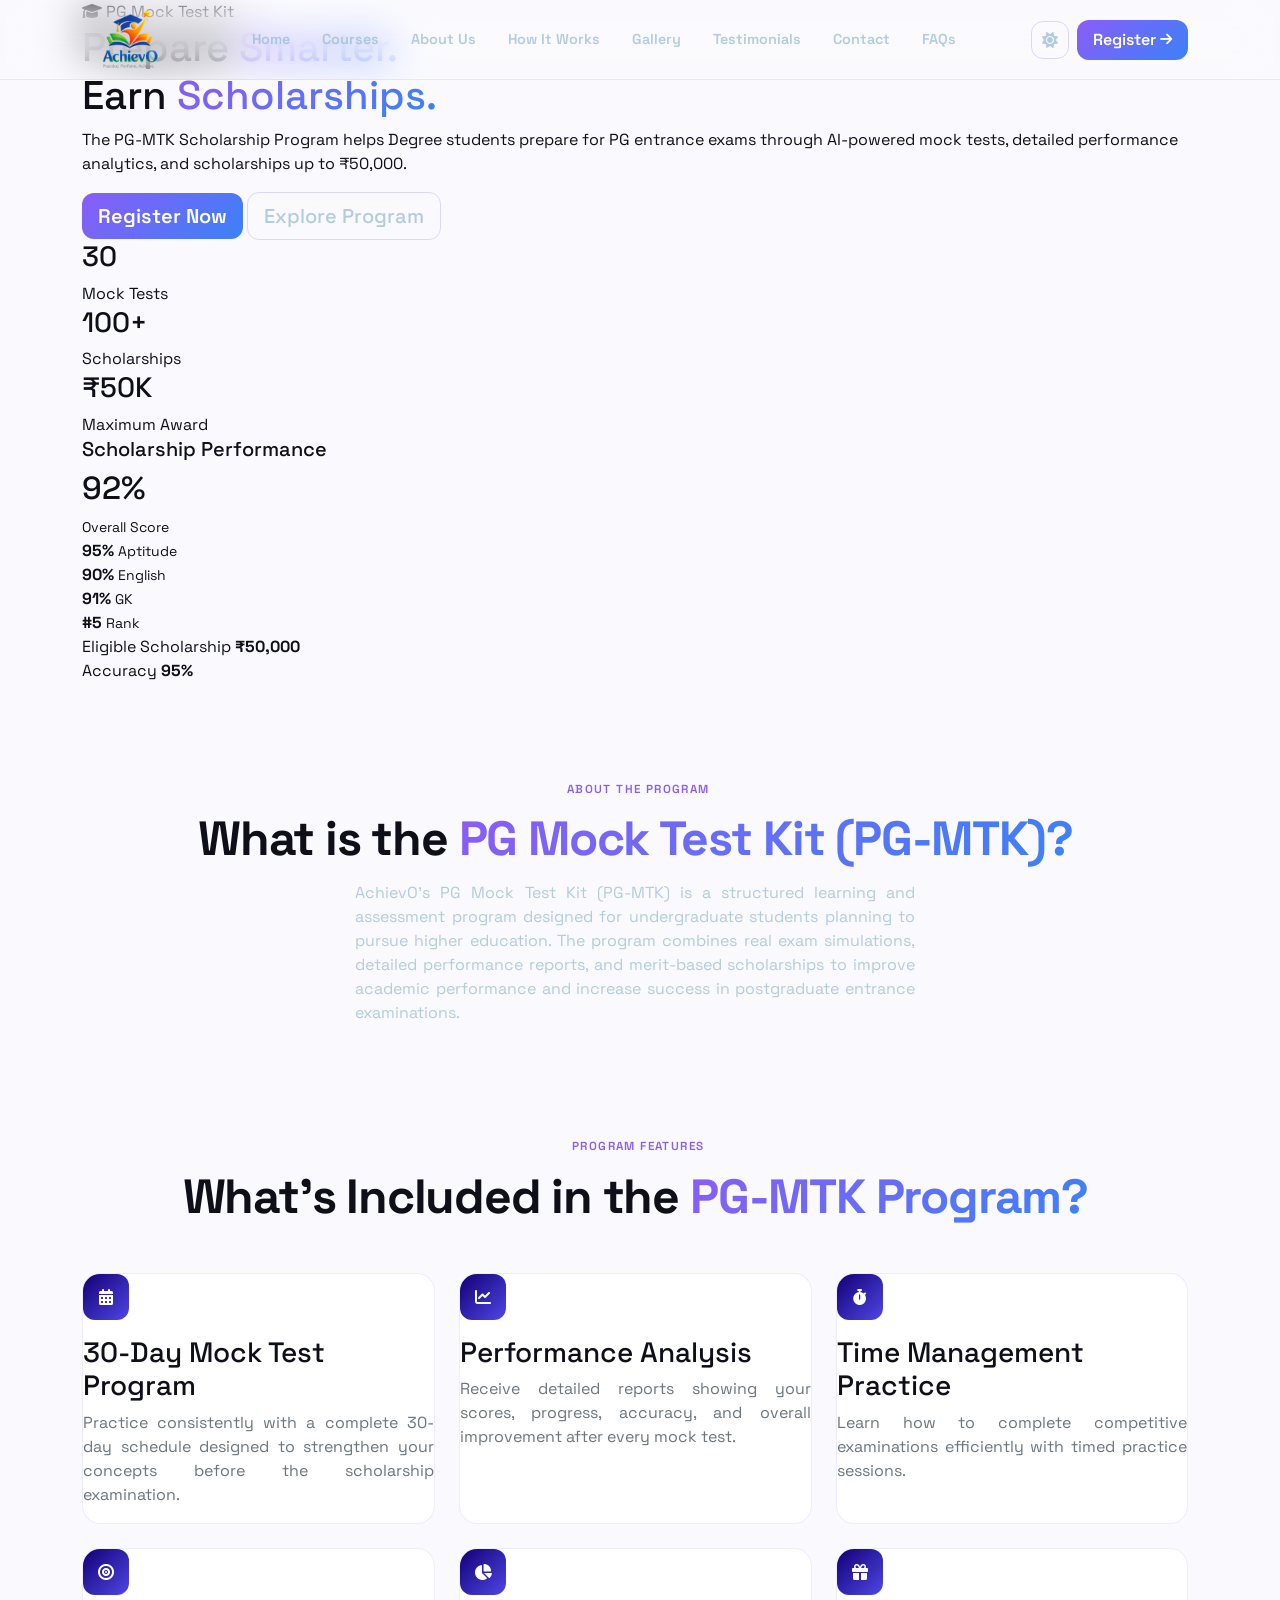
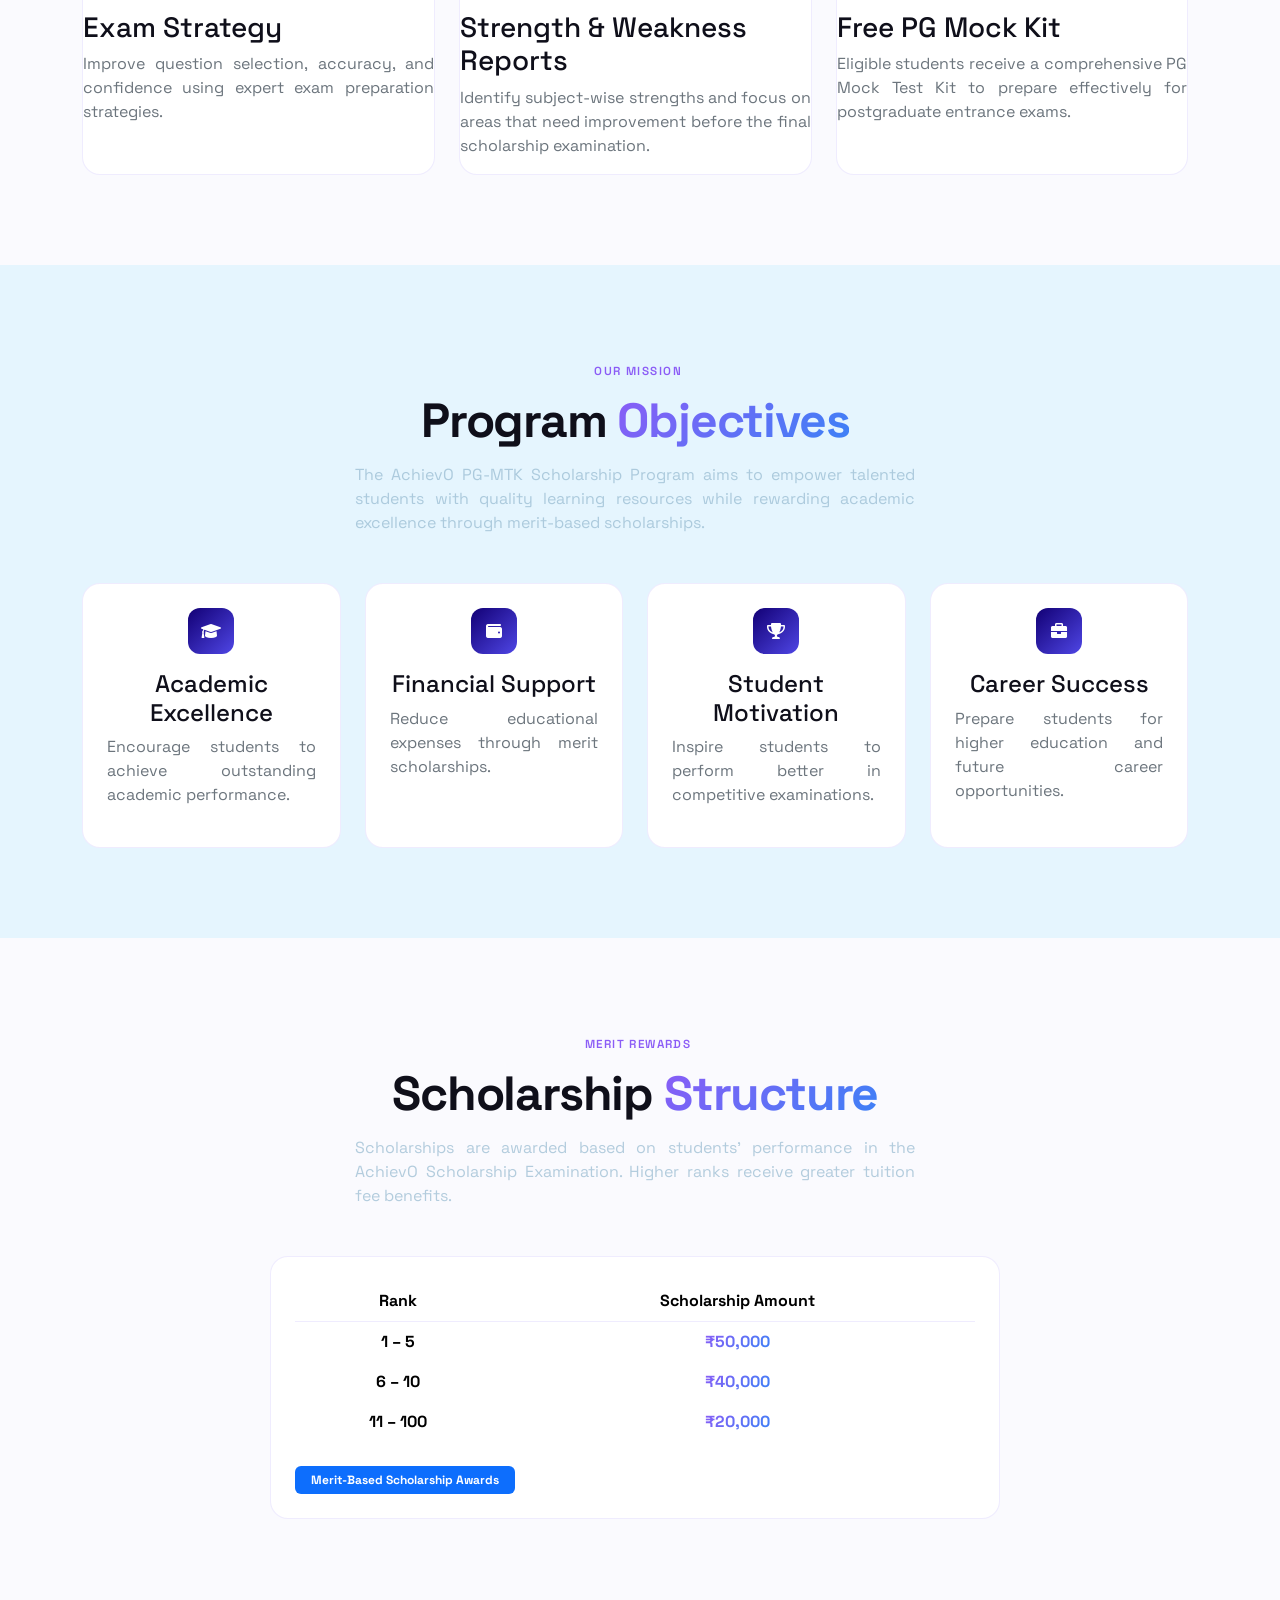
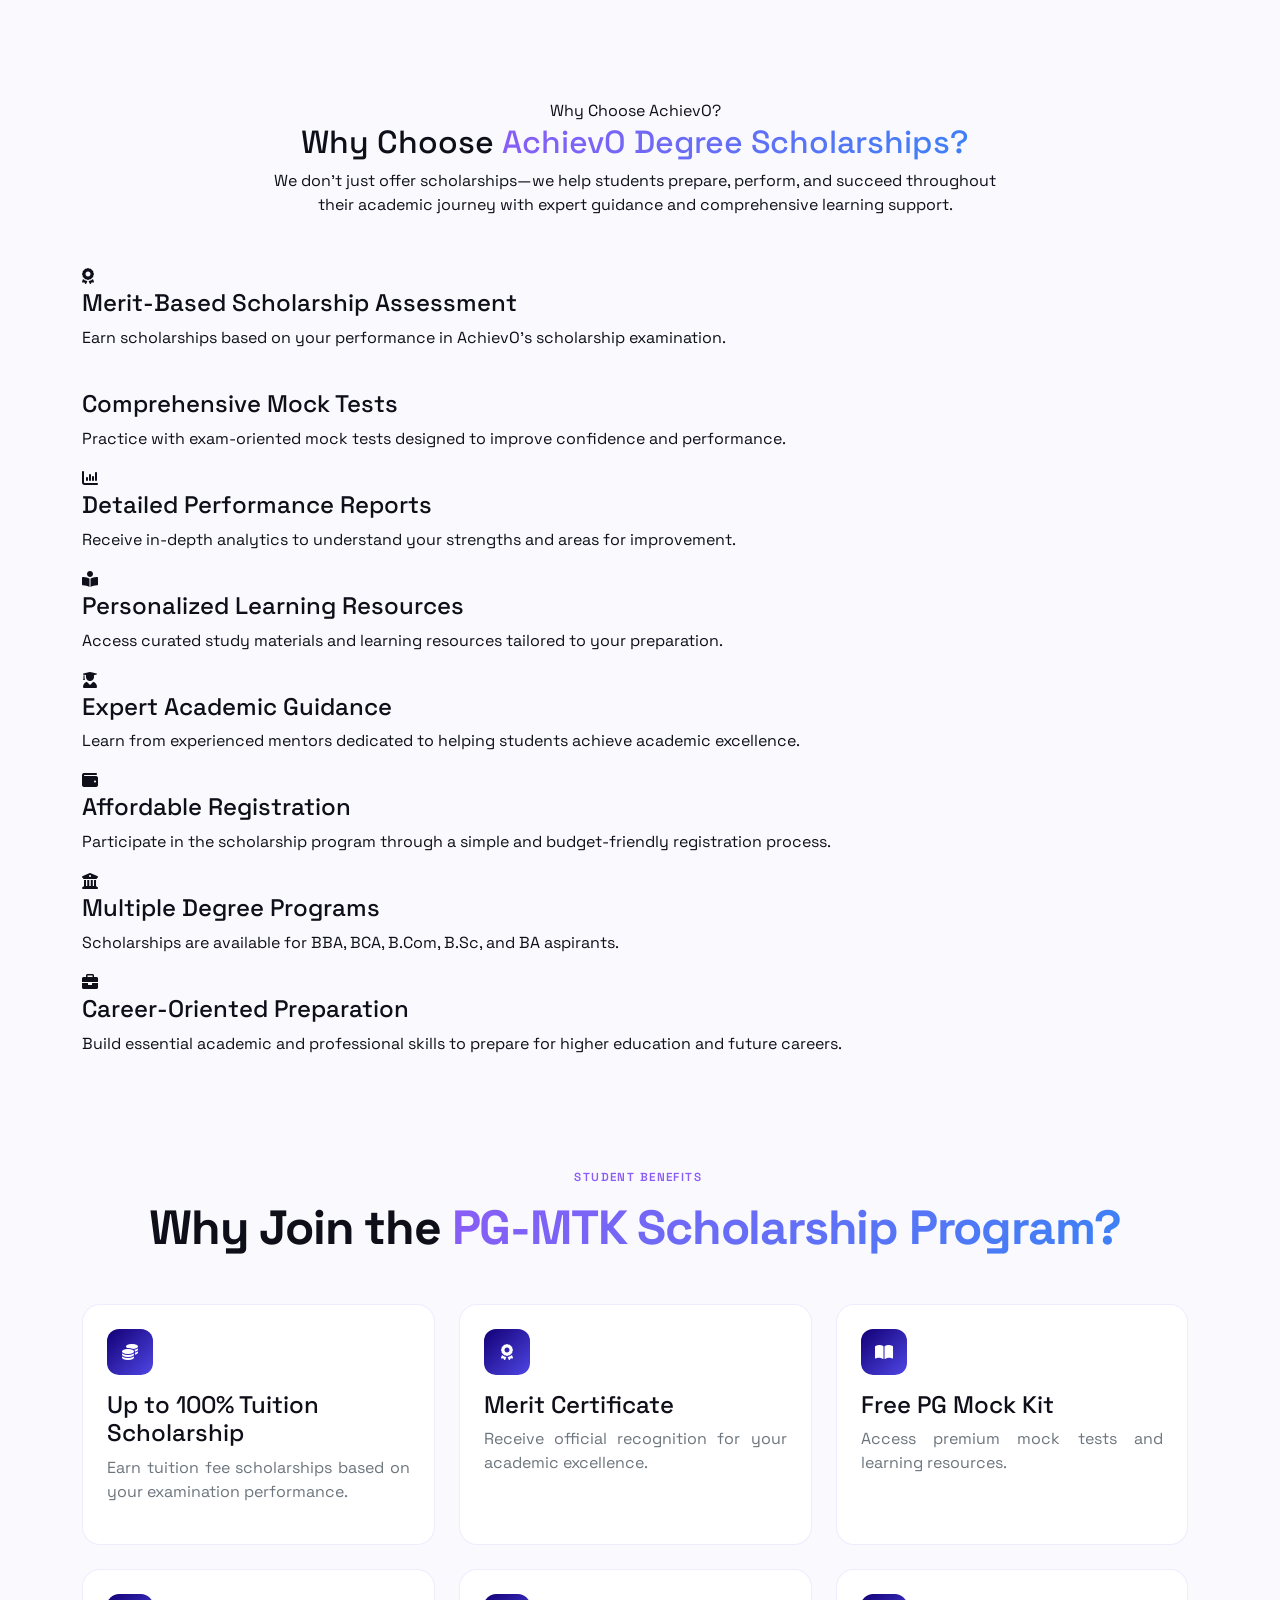
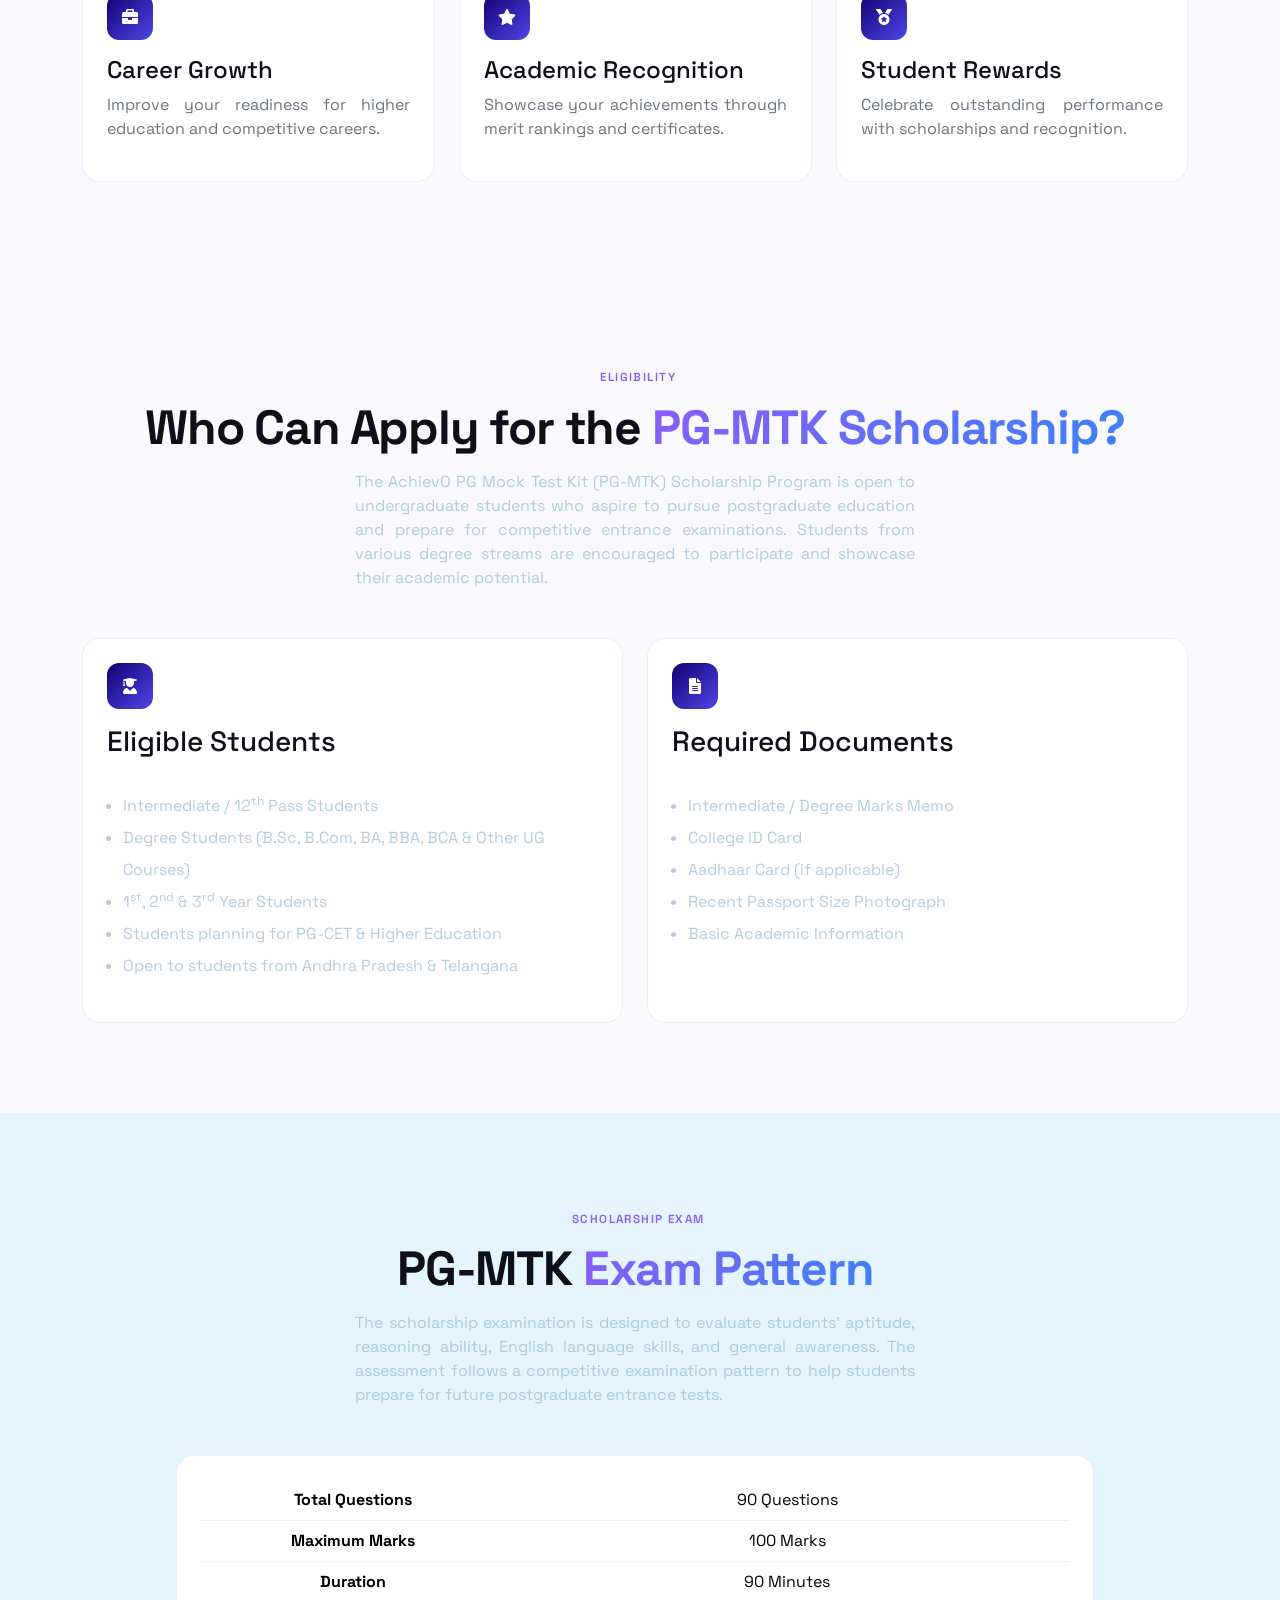
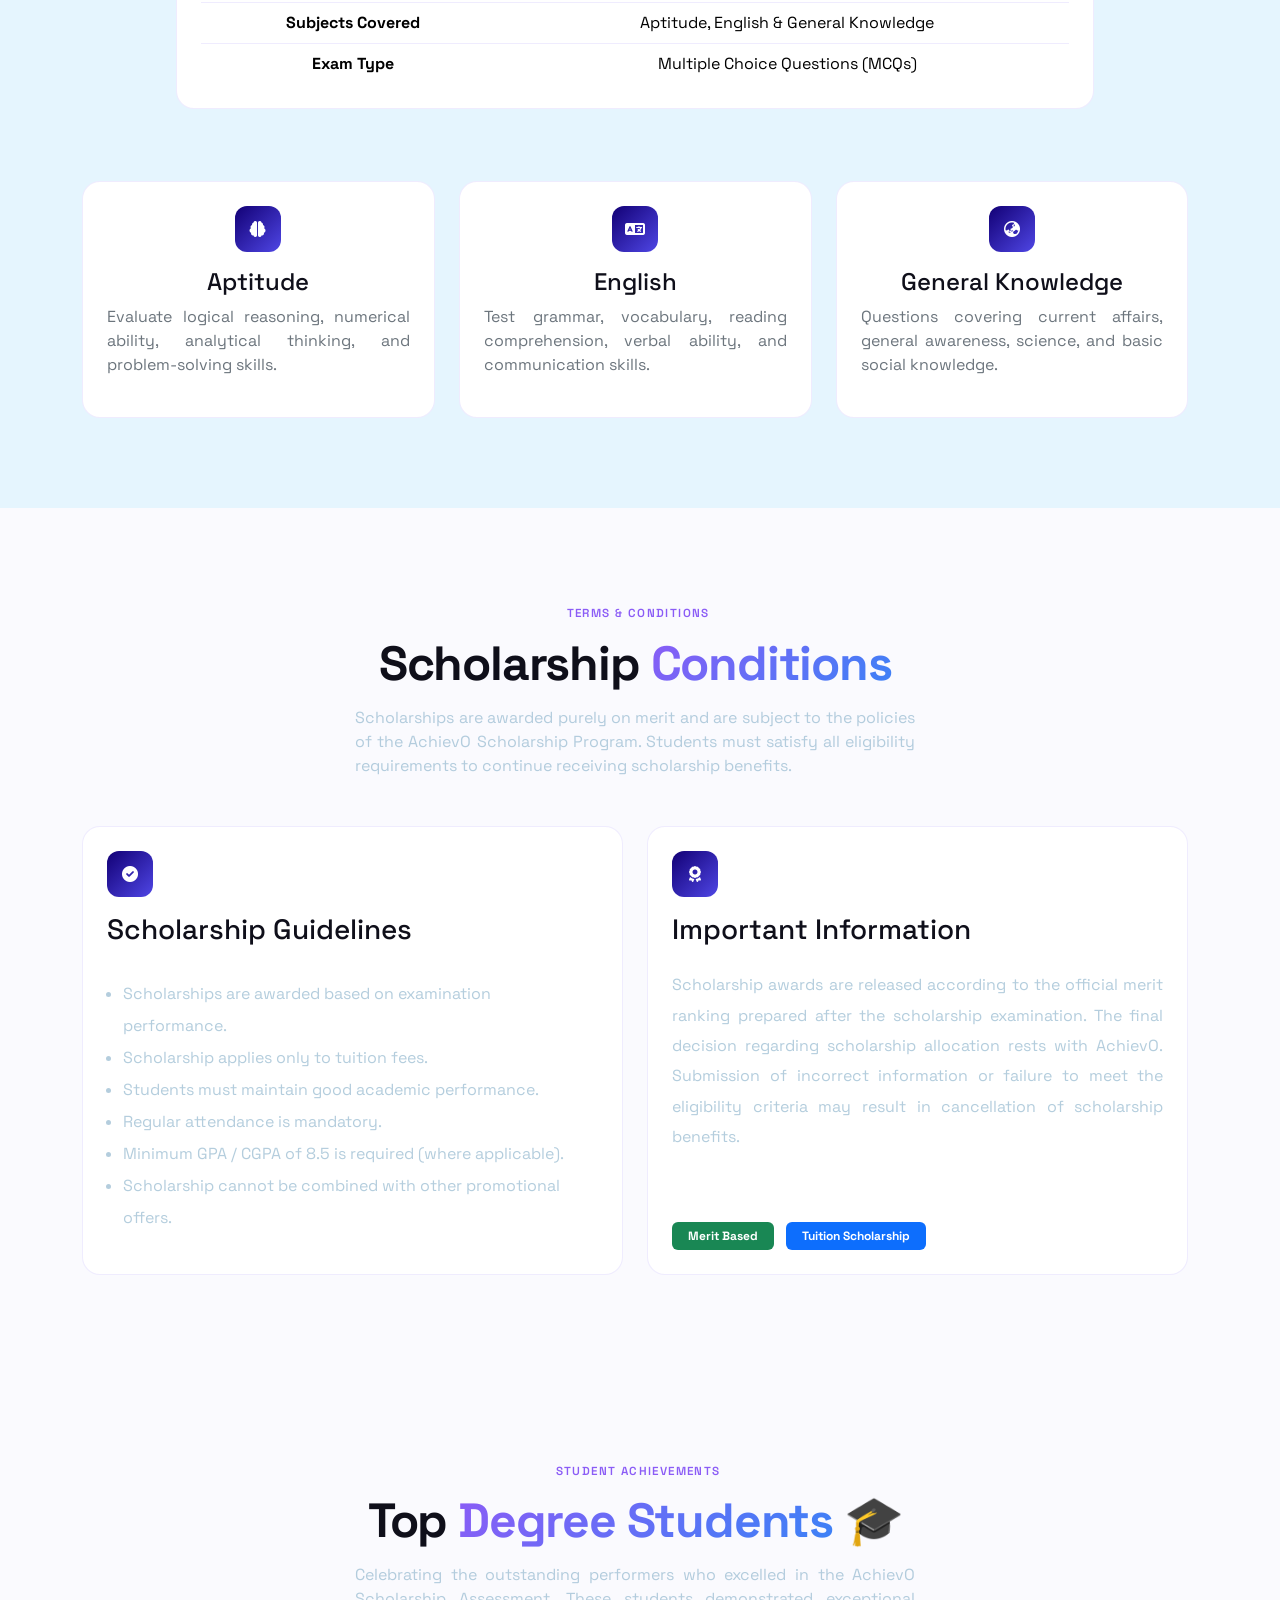
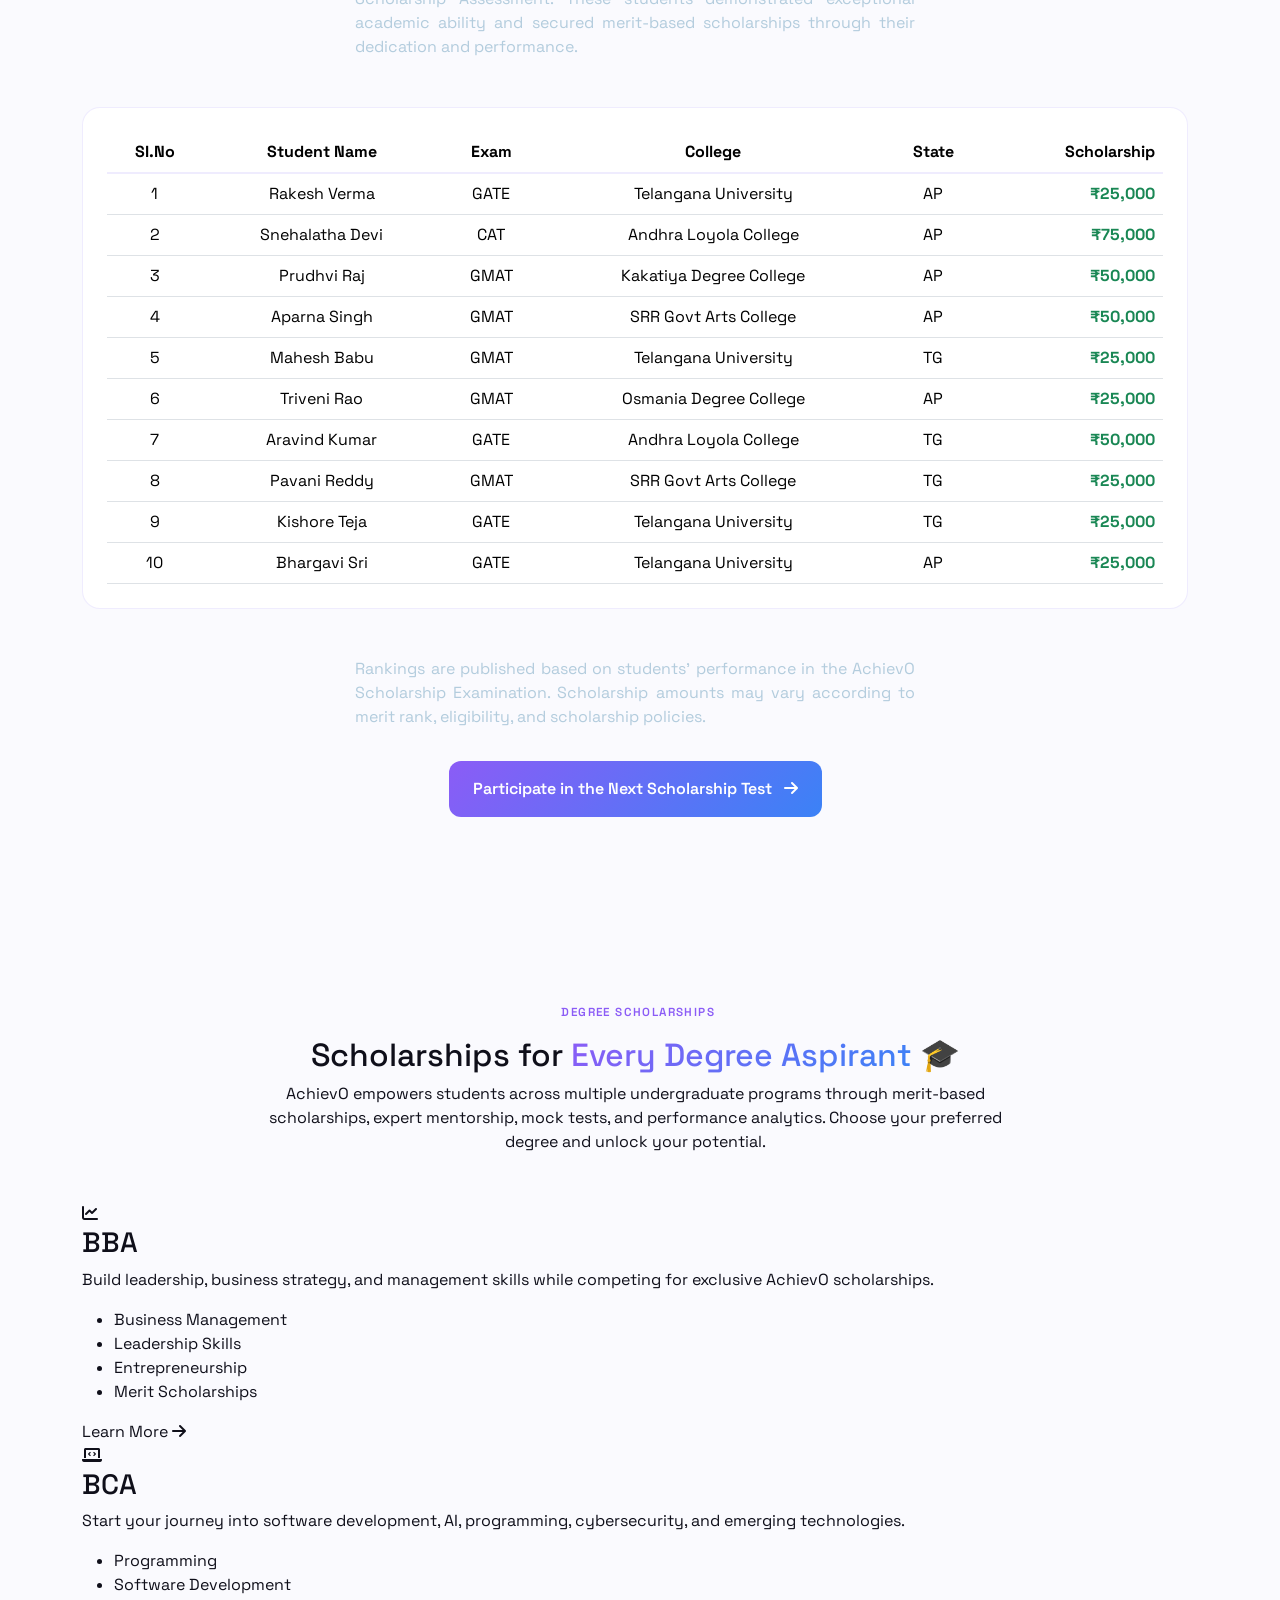
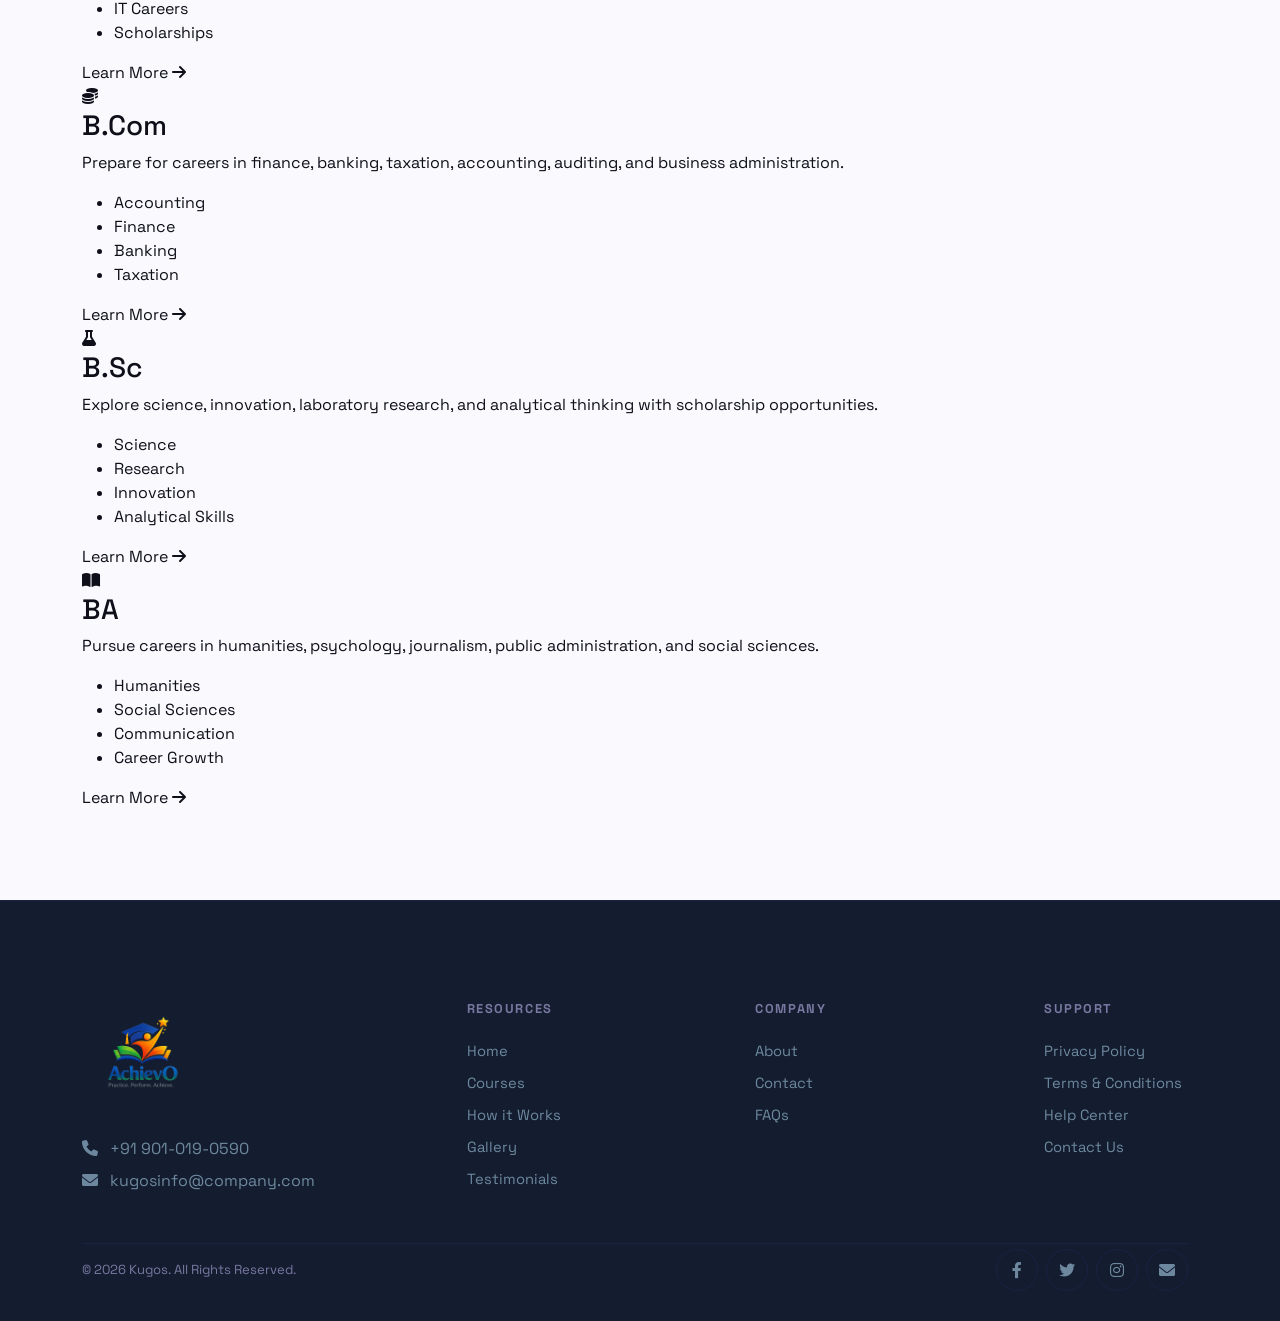
<file: templates/AchievO.html>
<!DOCTYPE html>
<html lang="en" id="htmlRoot">

<head>
   <meta charset="UTF-8">
   <meta name="viewport" content="width=device-width, initial-scale=1.0">
   <title>AchievO</title>

   <link rel="icon" href="/assets/img/AchievO favicon.png" type="image/png">

   <link rel="preconnect" href="https://fonts.googleapis.com">
   <link href="https://fonts.googleapis.com/css2?family=Space+Grotesk:wght@300;400;500;600;700&display=swap"
      rel="stylesheet">
   <!-- Bootstrap 5.3 -->
   <link href="/css/bootstrap.min.css" rel="stylesheet" />
   <!-- AOS Animate on Scroll -->
   <link href="/css/aos.css" rel="stylesheet" />
   <!-- Swiper -->
   <link href="/css/swiper-bundle.min.css" rel="stylesheet" />
   <!-- all min css -->
   <link rel="stylesheet" href="/css/all.min.css" />
   <!-- magnific CSS -->
   <link rel="stylesheet" href="/css/magnific-popup.css" />
   <!-- Style CSS -->
   <link rel="stylesheet" href="/css/style.css" />
</head>

<body>

   <!-- ======================== LANDING PAGE ======================== -->
   <div id="cursor-glow"></div>
   <div id="landing">
      <!-- NAVBAR -->
      <nav id="nbar">
         <div class="container">
            <div class="d-flex align-items-center justify-content-between w-100">
               <a class="navbar-brand d-flex align-items-center gap-3" href="#">
                  <img src="/assets/img/logo.png" alt="AchievO Logo" class="img-fluid logo-i">
               </a>
               <div class="d-none d-lg-flex align-items-center gap-1 mx-auto">
                  <a href="#" class="nav-link">Home</a>
                  <a href="#courses" class="nav-link">Courses</a>
                  <a href="#about" class="nav-link">About Us</a>
                  <a href="#how" class="nav-link">How It Works</a>
                  <a href="#gallery" class="nav-link">Gallery</a>
                  <a href="#testimonials" class="nav-link">Testimonials</a>
                  <a href="#contact" class="nav-link">Contact</a>
                  <a href="#faq" class="nav-link">FAQs</a>
               </div>
               <div class="d-flex align-items-center gap-2">
                  <button class="boc d-flex align-items-center justify-content-center" id="thbtn"
                     style="width:38px;height:38px;padding:0;border-radius:12px" aria-label="Toggle theme">
                     <i class="fa-solid fa-sun" id="suni" style="display:none"></i>
                     <i class="fa-solid fa-moon" id="mooni"></i>
                  </button>

                  <a href="register2.html" class="bgrd btn px-3 py-2 d-none d-sm-flex align-items-center gap-1">
                     Register <i class="fa-solid fa-arrow-right fa-sm"></i>
                  </a>
                  <button class="boc d-lg-none px-2 py-2" id="mbtog" style="border-radius:10px">
                     <i class="fa-solid fa-bars" id="barIcon"></i>
                     <i class="fa-solid fa-xmark" id="xIcon" style="display:none"></i>
                  </button>
               </div>
            </div>
         </div>
      </nav>
      <div id="mbmenu">
         <a href="#" class="nav-link d-block py-3 border-bottom" style="border-color:var(--bd)!important">Home</a>
         <a href="#courses" class="nav-link d-block py-3 border-bottom"
            style="border-color:var(--bd)!important">courses</a>
         <a href="#about" class="nav-link d-block py-3 border-bottom" style="border-color:var(--bd)!important">About
            Us</a>
         <a href="#how" class="nav-link d-block py-3 border-bottom" style="border-color:var(--bd)!important">How It
            Works</a>
         <a href="#gallery" class="nav-link d-block py-3 border-bottom"
            style="border-color:var(--bd)!important">Gallery</a>
         <a href="#testimonials" class="nav-link d-block py-3 border-bottom"
            style="border-color:var(--bd)!important">Testimonials</a>
         <a href="#contact" class="nav-link d-block py-3 border-bottom"
            style="border-color:var(--bd)!important">Contact</a>
         <a href="#faq" class="nav-link d-block py-3">FAQ</a>
         <div class="d-flex gap-2 mt-3">
            <a href="register2.html" class="bgrd btn px-3 py-2 d-none d-sm-flex align-items-center gap-1">
               Register <i class="fa-solid fa-arrow-right fa-sm"></i>
            </a>
         </div>
      </div>
   </div>

   <!-- ======================== HERO ======================== -->
   <section id="heroc">
      <div class="heroc-grid container">
         <!-- LEFT -->
         <div class="heroc-content">
            <span class="heroc-tag">
               <i class="fa-solid fa-graduation-cap"></i>
               PG Mock Test Kit
            </span>
            <h1>
               Prepare
               <span class="gt">Smarter.</span>
               <br>
               Earn
               <span class="gt">Scholarships.</span>
            </h1>
            <p>
               The PG-MTK Scholarship Program helps Degree students prepare
               for PG entrance exams through AI-powered mock tests,
               detailed performance analytics, and scholarships up to
               ₹50,000.
            </p>
            <div class="heroc-btns">
               <a href="register2.html" class="bgrd btn btn-lg">
                  Register Now
               </a>
               <a href="#about" class="boc btn btn-lg">
                  Explore Program
               </a>
            </div>
            <div class="heroc-stats">
               <div>
                  <h3>30</h3>
                  <span>Mock Tests</span>
               </div>
               <div>
                  <h3>100+</h3>
                  <span>Scholarships</span>
               </div>
               <div>
                  <h3>₹50K</h3>
                  <span>Maximum Award</span>
               </div>
            </div>
         </div>
         <!-- RIGHT -->
         <div class="dashboard-wrap">
            <div class="dashboard-card">
               <div class="db-top">
                  <span></span>
                  <span></span>
                  <span></span>
               </div>
               <h5>Scholarship Performance</h5>
               <h2>92%</h2>
               <small>Overall Score</small>
               <div class="progress-line">
                  <span></span>
               </div>
               <div class="db-grid">
                  <div>
                     <strong>95%</strong>
                     <small>Aptitude</small>
                  </div>
                  <div>
                     <strong>90%</strong>
                     <small>English</small>
                  </div>
                  <div>
                     <strong>91%</strong>
                     <small>GK</small>
                  </div>
                  <div>
                     <strong>#5</strong>
                     <small>Rank</small>
                  </div>
               </div>
            </div>
            <div class="floating-card card-one">
               Eligible Scholarship
               <strong>₹50,000</strong>
            </div>
            <div class="floating-card card-two">
               Accuracy
               <strong>95%</strong>
            </div>
         </div>
      </div>
   </section>

   <!-- ======================== PROGRAM INTRO ======================== -->
   <section class="sp">
      <div class="container">
         <div class="text-center rv">
            <span class="slbl">
               ABOUT THE PROGRAM
            </span>
            <h2 class="stitle">
               What is the <span class="gt">PG Mock Test Kit (PG-MTK)?</span>
            </h2>
            <p class="ssub mx-auto">
               AchievO's PG Mock Test Kit (PG-MTK) is a structured learning and assessment
               program designed for undergraduate students planning to pursue higher education.
               The program combines real exam simulations, detailed performance reports,
               and merit-based scholarships to improve academic performance and increase
               success in postgraduate entrance examinations.
            </p>
         </div>
      </div>
   </section>

   <!-- ======================== OFFERS ======================== -->
   <section class="sp pt-0" id="offers">
      <div class="container">
         <div class="text-center mb-5 rv">
            <span class="slbl">
               PROGRAM FEATURES
            </span>
            <h2 class="stitle">
               What's Included in the
               <span class="gt">PG-MTK Program?</span>
            </h2>
         </div>
         <div class="row g-4">
            <div class="col-lg-4 col-md-6">
               <div class="gc feature-card feature-left">
                  <div class="ftico">
                     <i class="fa-solid fa-calendar-days"></i>
                  </div>
                  <h3>30-Day Mock Test Program</h3>
                  <p class="text-secondary">
                     Practice consistently with a complete 30-day schedule designed to
                     strengthen your concepts before the scholarship examination.
                  </p>
               </div>
            </div>
            <div class="col-lg-4 col-md-6">
               <div class="gc feature-card feature-up">
                  <div class="ftico">
                     <i class="fa-solid fa-chart-line"></i>
                  </div>
                  <h3>Performance Analysis</h3>
                  <p class="text-secondary">
                     Receive detailed reports showing your scores, progress,
                     accuracy, and overall improvement after every mock test.
                  </p>
               </div>
            </div>
            <div class="col-lg-4 col-md-6">
               <div class="gc feature-card feature-right">
                  <div class="ftico">
                     <i class="fa-solid fa-stopwatch"></i>
                  </div>
                  <h3>Time Management Practice</h3>
                  <p class="text-secondary">
                     Learn how to complete competitive examinations efficiently
                     with timed practice sessions.
                  </p>
               </div>
            </div>
            <div class="col-lg-4 col-md-6">
               <div class="gc feature-card feature-left">
                  <div class="ftico">
                     <i class="fa-solid fa-bullseye"></i>
                  </div>
                  <h3>Exam Strategy</h3>
                  <p class="text-secondary">
                     Improve question selection, accuracy, and confidence using
                     expert exam preparation strategies.
                  </p>
               </div>
            </div>
            <div class="col-lg-4 col-md-6">
               <div class="gc feature-card feature-up">
                  <div class="ftico">
                     <i class="fa-solid fa-chart-pie"></i>
                  </div>
                  <h3>Strength & Weakness Reports</h3>
                  <p class="text-secondary">
                     Identify subject-wise strengths and focus on areas that need
                     improvement before the final scholarship examination.
                  </p>
               </div>
            </div>
            <div class="col-lg-4 col-md-6">
               <div class="gc feature-card feature-right">
                  <div class="ftico">
                     <i class="fa-solid fa-gift"></i>
                  </div>
                  <h3>Free PG Mock Kit</h3>
                  <p class="text-secondary">
                     Eligible students receive a comprehensive PG Mock Test Kit
                     to prepare effectively for postgraduate entrance exams.
                  </p>
               </div>
            </div>
         </div>
      </div>
   </section>

   <!-- ======================== PROGRAM AIM ======================== -->
   <section class="sp" style="background:var(--bg2);">
      <div class="container">
         <div class="text-center mb-5 rv">
            <span class="slbl">
               OUR MISSION
            </span>
            <h2 class="stitle">
               Program <span class="gt">Objectives</span>
            </h2>
            <p class="ssub mx-auto">
               The AchievO PG-MTK Scholarship Program aims to empower talented
               students with quality learning resources while rewarding
               academic excellence through merit-based scholarships.
            </p>
         </div>
         <div class="row g-4">
            <div class="col-lg-3 col-md-6">
               <div class="gc p-4 text-center rv h-100">
                  <div class="ftico mx-auto">
                     <i class="fa-solid fa-graduation-cap"></i>
                  </div>
                  <h4>Academic Excellence</h4>
                  <p class="text-secondary">
                     Encourage students to achieve outstanding academic performance.
                  </p>
               </div>
            </div>
            <div class="col-lg-3 col-md-6">
               <div class="gc p-4 text-center rv h-100">
                  <div class="ftico mx-auto">
                     <i class="fa-solid fa-wallet"></i>
                  </div>
                  <h4>Financial Support</h4>
                  <p class="text-secondary">
                     Reduce educational expenses through merit scholarships.
                  </p>
               </div>
            </div>
            <div class="col-lg-3 col-md-6">
               <div class="gc p-4 text-center rv h-100">
                  <div class="ftico mx-auto">
                     <i class="fa-solid fa-trophy"></i>
                  </div>
                  <h4>Student Motivation</h4>
                  <p class="text-secondary">
                     Inspire students to perform better in competitive examinations.
                  </p>
               </div>
            </div>
            <div class="col-lg-3 col-md-6">
               <div class="gc p-4 text-center rv h-100">
                  <div class="ftico mx-auto">
                     <i class="fa-solid fa-briefcase"></i>
                  </div>
                  <h4>Career Success</h4>
                  <p class="text-secondary">
                     Prepare students for higher education and future career opportunities.
                  </p>
               </div>
            </div>
         </div>
      </div>
   </section>

   <!-- ======================== SCHOLARSHIP STRUCTURE ======================== -->
   <section class="sp">
      <div class="container">
         <div class="text-center mb-5 rv">
            <span class="slbl">
               MERIT REWARDS
            </span>
            <h2 class="stitle">
               Scholarship <span class="gt">Structure</span>
            </h2>
            <p class="ssub mx-auto">
               Scholarships are awarded based on students' performance in the
               AchievO Scholarship Examination. Higher ranks receive greater
               tuition fee benefits.
            </p>
         </div>
         <div class="row justify-content-center">
            <div class="col-lg-8">
               <div class="gc p-4 rv">
                  <div class="table-responsive">
                     <table class="table table-borderless align-middle mb-0">
                        <thead>
                           <tr style="border-bottom:1px solid var(--bd);">
                              <th>Rank</th>
                              <th>Scholarship Amount</th>
                           </tr>
                        </thead>
                        <tbody>
                           <tr>
                              <td><strong>1 – 5</strong></td>
                              <td><span class="gt fw-bold">₹50,000</span></td>
                           </tr>
                           <tr>
                              <td><strong>6 – 10</strong></td>
                              <td><span class="gt fw-bold">₹40,000</span></td>
                           </tr>
                           <tr>
                              <td><strong>11 – 100</strong></td>
                              <td><span class="gt fw-bold">₹20,000</span></td>
                           </tr>
                        </tbody>
                     </table>
                  </div>
                  <div class="mt-4">
                     <span class="badge bg-primary px-3 py-2">
                        Merit-Based Scholarship Awards
                     </span>
                  </div>
               </div>
            </div>
         </div>
      </div>
   </section>

   <!-- WHY CHOOSE DEGREE SCHOLARSHIP -->
   <section id="degree-benefits" class="sp">
      <div class="container">
         <div class="text-center mb-5 reveal">
            <span class="tag">Why Choose AchievO?</span>
            <h2 class="section-title">
               Why Choose <span class="gt">AchievO Degree Scholarships?</span>
            </h2>
            <p class="section-text mx-auto" style="max-width:760px">
               We don't just offer scholarships—we help students prepare, perform, and
               succeed throughout their academic journey with expert guidance and
               comprehensive learning support.
            </p>
         </div>
         <div class="benefits-grid">
            <div class="benefit-card reveal">
               <i class="fa-solid fa-award"></i>
               <h4>Merit-Based Scholarship Assessment</h4>
               <p>Earn scholarships based on your performance in AchievO's scholarship examination.</p>
            </div>
            <div class="benefit-card reveal">
               <i class="fa-solid fa-file-circle-check"></i>
               <h4>Comprehensive Mock Tests</h4>
               <p>Practice with exam-oriented mock tests designed to improve confidence and performance.</p>
            </div>
            <div class="benefit-card reveal">
               <i class="fa-solid fa-chart-column"></i>
               <h4>Detailed Performance Reports</h4>
               <p>Receive in-depth analytics to understand your strengths and areas for improvement.</p>
            </div>
            <div class="benefit-card reveal">
               <i class="fa-solid fa-book-open-reader"></i>
               <h4>Personalized Learning Resources</h4>
               <p>Access curated study materials and learning resources tailored to your preparation.</p>
            </div>
            <div class="benefit-card reveal">
               <i class="fa-solid fa-user-graduate"></i>
               <h4>Expert Academic Guidance</h4>
               <p>Learn from experienced mentors dedicated to helping students achieve academic excellence.</p>
            </div>
            <div class="benefit-card reveal">
               <i class="fa-solid fa-wallet"></i>
               <h4>Affordable Registration</h4>
               <p>Participate in the scholarship program through a simple and budget-friendly registration process.</p>
            </div>
            <div class="benefit-card reveal">
               <i class="fa-solid fa-building-columns"></i>
               <h4>Multiple Degree Programs</h4>
               <p>Scholarships are available for BBA, BCA, B.Com, B.Sc, and BA aspirants.</p>
            </div>
            <div class="benefit-card reveal">
               <i class="fa-solid fa-briefcase"></i>
               <h4>Career-Oriented Preparation</h4>
               <p>Build essential academic and professional skills to prepare for higher education and future careers.
               </p>
            </div>
         </div>
      </div>
   </section>

   <!-- ======================== BENEFITS ======================== -->
   <section class="sp pt-0">
      <div class="container">
         <div class="text-center mb-5 rv">
            <span class="slbl">
               STUDENT BENEFITS
            </span>
            <h2 class="stitle">
               Why Join the
               <span class="gt">PG-MTK Scholarship Program?</span>
            </h2>
         </div>
         <div class="row g-4">
            <div class="col-lg-4 col-md-6">
               <div class="gc p-4 rv h-100">
                  <div class="ftico">
                     <i class="fa-solid fa-coins"></i>
                  </div>
                  <h4>Up to 100% Tuition Scholarship</h4>
                  <p class="text-secondary">
                     Earn tuition fee scholarships based on your examination performance.
                  </p>
               </div>
            </div>
            <div class="col-lg-4 col-md-6">
               <div class="gc p-4 rv h-100">
                  <div class="ftico">
                     <i class="fa-solid fa-award"></i>
                  </div>
                  <h4>Merit Certificate</h4>
                  <p class="text-secondary">
                     Receive official recognition for your academic excellence.
                  </p>
               </div>
            </div>
            <div class="col-lg-4 col-md-6">
               <div class="gc p-4 rv h-100">
                  <div class="ftico">
                     <i class="fa-solid fa-book-open"></i>
                  </div>
                  <h4>Free PG Mock Kit</h4>
                  <p class="text-secondary">
                     Access premium mock tests and learning resources.
                  </p>
               </div>
            </div>
            <div class="col-lg-4 col-md-6">
               <div class="gc p-4 rv h-100">
                  <div class="ftico">
                     <i class="fa-solid fa-briefcase"></i>
                  </div>
                  <h4>Career Growth</h4>
                  <p class="text-secondary">
                     Improve your readiness for higher education and competitive careers.
                  </p>
               </div>
            </div>
            <div class="col-lg-4 col-md-6">
               <div class="gc p-4 rv h-100">
                  <div class="ftico">
                     <i class="fa-solid fa-star"></i>
                  </div>
                  <h4>Academic Recognition</h4>
                  <p class="text-secondary">
                     Showcase your achievements through merit rankings and certificates.
                  </p>
               </div>
            </div>
            <div class="col-lg-4 col-md-6">
               <div class="gc p-4 rv h-100">
                  <div class="ftico">
                     <i class="fa-solid fa-medal"></i>
                  </div>
                  <h4>Student Rewards</h4>
                  <p class="text-secondary">
                     Celebrate outstanding performance with scholarships and recognition.
                  </p>
               </div>
            </div>
         </div>
      </div>
   </section>

   <!-- ======================== ELIGIBILITY ======================== -->
   <section class="sp" id="eligibility">
      <div class="container">
         <div class="text-center mb-5 rv">
            <span class="slbl">
               ELIGIBILITY
            </span>
            <h2 class="stitle">
               Who Can Apply for the
               <span class="gt">PG-MTK Scholarship?</span>
            </h2>
            <p class="ssub mx-auto">
               The AchievO PG Mock Test Kit (PG-MTK) Scholarship Program is open to
               undergraduate students who aspire to pursue postgraduate education and
               prepare for competitive entrance examinations. Students from various
               degree streams are encouraged to participate and showcase their academic
               potential.
            </p>
         </div>
         <div class="row g-4">
            <div class="col-lg-6">
               <div class="gc p-4 rv h-100">
                  <div class="ftico">
                     <i class="fa-solid fa-user-graduate"></i>
                  </div>
                  <h3>Eligible Students</h3>
                  <ul class="mt-4 ps-3" style="line-height:2;color:var(--tx2);">
                     <li>Intermediate / 12<sup>th</sup> Pass Students</li>
                     <li>Degree Students (B.Sc, B.Com, BA, BBA, BCA & Other UG Courses)</li>
                     <li>1<sup>st</sup>, 2<sup>nd</sup> & 3<sup>rd</sup> Year Students</li>
                     <li>Students planning for PG-CET & Higher Education</li>
                     <li>Open to students from Andhra Pradesh & Telangana</li>
                  </ul>
               </div>
            </div>
            <div class="col-lg-6">
               <div class="gc p-4 rv h-100">
                  <div class="ftico">
                     <i class="fa-solid fa-file-lines"></i>
                  </div>
                  <h3>Required Documents</h3>
                  <ul class="mt-4 ps-3" style="line-height:2;color:var(--tx2);">
                     <li>Intermediate / Degree Marks Memo</li>
                     <li>College ID Card</li>
                     <li>Aadhaar Card (if applicable)</li>
                     <li>Recent Passport Size Photograph</li>
                     <li>Basic Academic Information</li>
                  </ul>
               </div>
            </div>
         </div>
      </div>
   </section>

   <!-- ======================== EXAM PATTERN ======================== -->
   <section class="sp" id="exam-pattern" style="background:var(--bg2);">
      <div class="container">
         <div class="text-center mb-5 rv">
            <span class="slbl">
               SCHOLARSHIP EXAM
            </span>
            <h2 class="stitle">
               PG-MTK
               <span class="gt">Exam Pattern</span>
            </h2>
            <p class="ssub mx-auto">
               The scholarship examination is designed to evaluate students'
               aptitude, reasoning ability, English language skills, and
               general awareness. The assessment follows a competitive
               examination pattern to help students prepare for future
               postgraduate entrance tests.
            </p>
         </div>
         <div class="row justify-content-center">
            <div class="col-lg-10">
               <div class="gc p-4 rv">
                  <div class="table-responsive">
                     <table class="table table-borderless align-middle mb-0">
                        <tbody>
                           <tr style="border-bottom:1px solid var(--bd);">
                              <th width="35%">Total Questions</th>
                              <td>90 Questions</td>
                           </tr>
                           <tr style="border-bottom:1px solid var(--bd);">
                              <th>Maximum Marks</th>
                              <td>100 Marks</td>
                           </tr>
                           <tr style="border-bottom:1px solid var(--bd);">
                              <th>Duration</th>
                              <td>90 Minutes</td>
                           </tr>
                           <tr style="border-bottom:1px solid var(--bd);">
                              <th>Subjects Covered</th>
                              <td>
                                 Aptitude, English & General Knowledge
                              </td>
                           </tr>
                           <tr>
                              <th>Exam Type</th>
                              <td>Multiple Choice Questions (MCQs)</td>
                           </tr>
                        </tbody>
                     </table>
                  </div>
               </div>
            </div>
         </div>
         <div class="row mt-5 g-4">
            <div class="col-md-4">
               <div class="gc p-4 text-center rv h-100">
                  <div class="ftico mx-auto">
                     <i class="fa-solid fa-brain"></i>
                  </div>
                  <h4>Aptitude</h4>
                  <p class="text-secondary">
                     Evaluate logical reasoning, numerical ability,
                     analytical thinking, and problem-solving skills.
                  </p>
               </div>
            </div>
            <div class="col-md-4">
               <div class="gc p-4 text-center rv h-100">
                  <div class="ftico mx-auto">
                     <i class="fa-solid fa-language"></i>
                  </div>
                  <h4>English</h4>
                  <p class="text-secondary">
                     Test grammar, vocabulary, reading comprehension,
                     verbal ability, and communication skills.
                  </p>
               </div>
            </div>
            <div class="col-md-4">
               <div class="gc p-4 text-center rv h-100">
                  <div class="ftico mx-auto">
                     <i class="fa-solid fa-earth-asia"></i>
                  </div>
                  <h4>General Knowledge</h4>
                  <p class="text-secondary">
                     Questions covering current affairs,
                     general awareness, science,
                     and basic social knowledge.
                  </p>
               </div>
            </div>
         </div>
      </div>
   </section>

   <!-- ======================== SCHOLARSHIP CONDITIONS ======================== -->
   <section class="sp" id="conditions">
      <div class="container">
         <div class="text-center mb-5 rv">
            <span class="slbl">
               TERMS & CONDITIONS
            </span>
            <h2 class="stitle">
               Scholarship
               <span class="gt">Conditions</span>
            </h2>
            <p class="ssub mx-auto">
               Scholarships are awarded purely on merit and are subject to the
               policies of the AchievO Scholarship Program. Students must satisfy
               all eligibility requirements to continue receiving scholarship
               benefits.
            </p>
         </div>
         <div class="row g-4">
            <div class="col-lg-6">
               <div class="gc p-4 rv h-100">
                  <div class="ftico">
                     <i class="fa-solid fa-circle-check"></i>
                  </div>
                  <h3>Scholarship Guidelines</h3>
                  <ul class="mt-4 ps-3" style="line-height:2;color:var(--tx2);">
                     <li>Scholarships are awarded based on examination performance.</li>
                     <li>Scholarship applies only to tuition fees.</li>
                     <li>Students must maintain good academic performance.</li>
                     <li>Regular attendance is mandatory.</li>
                     <li>Minimum GPA / CGPA of 8.5 is required (where applicable).</li>
                     <li>Scholarship cannot be combined with other promotional offers.</li>
                  </ul>
               </div>
            </div>
            <div class="col-lg-6">
               <div class="gc p-4 rv h-100">
                  <div class="ftico">
                     <i class="fa-solid fa-award"></i>
                  </div>
                  <h3>Important Information</h3>
                  <p class="mt-3" style="color:var(--tx2);line-height:1.9;">
                     Scholarship awards are released according to the official merit
                     ranking prepared after the scholarship examination. The final
                     decision regarding scholarship allocation rests with AchievO.
                     Submission of incorrect information or failure to meet the
                     eligibility criteria may result in cancellation of scholarship
                     benefits.
                  </p>
                  <div class="mt-4">
                     <span class="badge bg-success px-3 py-2 me-2">
                        Merit Based
                     </span>
                     <span class="badge bg-primary px-3 py-2">
                        Tuition Scholarship
                     </span>
                  </div>
               </div>
            </div>
         </div>
      </div>
   </section>

   <!-- ======================== STUDENT RANKINGS ======================== -->
   <section class="sp" id="rankings">
      <div class="container">
         <div class="text-center mb-5 rv">
            <span class="slbl">
               STUDENT ACHIEVEMENTS
            </span>
            <h2 class="stitle">
               Top <span class="gt">Degree Students</span> 🎓
            </h2>
            <p class="ssub mx-auto">
               Celebrating the outstanding performers who excelled in the AchievO
               Scholarship Assessment. These students demonstrated exceptional
               academic ability and secured merit-based scholarships through their
               dedication and performance.
            </p>
         </div>
         <div class="gc p-4 rv">
            <div class="table-responsive">
               <table class="table table-hover align-middle mb-0">
                  <thead>
                     <tr style="border-bottom:2px solid var(--bd);">
                        <th>SI.No</th>
                        <th>Student Name</th>
                        <th>Exam</th>
                        <th>College</th>
                        <th>State</th>
                        <th class="text-end">Scholarship</th>
                     </tr>
                  </thead>
                  <tbody>
                     <tr>
                        <td>1</td>
                        <td>Rakesh Verma</td>
                        <td>GATE</td>
                        <td>Telangana University</td>
                        <td>AP</td>
                        <td class="text-end fw-bold text-success">₹25,000</td>
                     </tr>
                     <tr>
                        <td>2</td>
                        <td>Snehalatha Devi</td>
                        <td>CAT</td>
                        <td>Andhra Loyola College</td>
                        <td>AP</td>
                        <td class="text-end fw-bold text-success">₹75,000</td>
                     </tr>
                     <tr>
                        <td>3</td>
                        <td>Prudhvi Raj</td>
                        <td>GMAT</td>
                        <td>Kakatiya Degree College</td>
                        <td>AP</td>
                        <td class="text-end fw-bold text-success">₹50,000</td>
                     </tr>
                     <tr>
                        <td>4</td>
                        <td>Aparna Singh</td>
                        <td>GMAT</td>
                        <td>SRR Govt Arts College</td>
                        <td>AP</td>
                        <td class="text-end fw-bold text-success">₹50,000</td>
                     </tr>
                     <tr>
                        <td>5</td>
                        <td>Mahesh Babu</td>
                        <td>GMAT</td>
                        <td>Telangana University</td>
                        <td>TG</td>
                        <td class="text-end fw-bold text-success">₹25,000</td>
                     </tr>
                     <tr>
                        <td>6</td>
                        <td>Triveni Rao</td>
                        <td>GMAT</td>
                        <td>Osmania Degree College</td>
                        <td>AP</td>
                        <td class="text-end fw-bold text-success">₹25,000</td>
                     </tr>
                     <tr>
                        <td>7</td>
                        <td>Aravind Kumar</td>
                        <td>GATE</td>
                        <td>Andhra Loyola College</td>
                        <td>TG</td>
                        <td class="text-end fw-bold text-success">₹50,000</td>
                     </tr>
                     <tr>
                        <td>8</td>
                        <td>Pavani Reddy</td>
                        <td>GMAT</td>
                        <td>SRR Govt Arts College</td>
                        <td>TG</td>
                        <td class="text-end fw-bold text-success">₹25,000</td>
                     </tr>
                     <tr>
                        <td>9</td>
                        <td>Kishore Teja</td>
                        <td>GATE</td>
                        <td>Telangana University</td>
                        <td>TG</td>
                        <td class="text-end fw-bold text-success">₹25,000</td>
                     </tr>
                     <tr>
                        <td>10</td>
                        <td>Bhargavi Sri</td>
                        <td>GATE</td>
                        <td>Telangana University</td>
                        <td>AP</td>
                        <td class="text-end fw-bold text-success">₹25,000</td>
                     </tr>
                  </tbody>
               </table>
            </div>
         </div>
         <div class="text-center mt-5 rv">
            <p class="ssub mx-auto">
               Rankings are published based on students' performance in the AchievO
               Scholarship Examination. Scholarship amounts may vary according to
               merit rank, eligibility, and scholarship policies.
            </p>
            <a href="register2.html" class="bgrd btn px-4 py-3 mt-3">
               Participate in the Next Scholarship Test
               <i class="fa-solid fa-arrow-right ms-2"></i>
            </a>
         </div>
      </div>
   </section>

   <!-- DEGREE SCHOLARSHIPS -->
   <section id="degree-programs" class="sp">
      <div class="container">
         <div class="text-center mb-5 reveal">
            <span class="slbl">Degree Scholarships</span>
            <h2 class="section-title">
               Scholarships for <span class="gt">Every Degree Aspirant</span> 🎓
            </h2>
            <p class="section-text mx-auto" style="max-width:780px">
               AchievO empowers students across multiple undergraduate programs through
               merit-based scholarships, expert mentorship, mock tests, and performance
               analytics. Choose your preferred degree and unlock your potential.
            </p>
         </div>
         <div class="degree-grid">
            <!-- BBA -->
            <div class="degree-card reveal">
               <div class="degree-icon">
                  <i class="fa-solid fa-chart-line"></i>
               </div>
               <h3>BBA</h3>
               <p>
                  Build leadership, business strategy, and management skills while
                  competing for exclusive AchievO scholarships.
               </p>
               <ul>
                  <li>Business Management</li>
                  <li>Leadership Skills</li>
                  <li>Entrepreneurship</li>
                  <li>Merit Scholarships</li>
               </ul>
               <a href="bba.html" class="degree-btn">
                  Learn More
                  <i class="fa-solid fa-arrow-right"></i>
               </a>
            </div>
            <!-- BCA -->
            <div class="degree-card reveal">
               <div class="degree-icon">
                  <i class="fa-solid fa-laptop-code"></i>
               </div>
               <h3>BCA</h3>
               <p>
                  Start your journey into software development, AI, programming,
                  cybersecurity, and emerging technologies.
               </p>
               <ul>
                  <li>Programming</li>
                  <li>Software Development</li>
                  <li>IT Careers</li>
                  <li>Scholarships</li>
               </ul>
               <a href="bca.html" class="degree-btn">
                  Learn More
                  <i class="fa-solid fa-arrow-right"></i>
               </a>
            </div>
            <!-- BCOM -->
            <div class="degree-card reveal">
               <div class="degree-icon">
                  <i class="fa-solid fa-coins"></i>
               </div>
               <h3>B.Com</h3>
               <p>
                  Prepare for careers in finance, banking, taxation, accounting,
                  auditing, and business administration.
               </p>
               <ul>
                  <li>Accounting</li>
                  <li>Finance</li>
                  <li>Banking</li>
                  <li>Taxation</li>
               </ul>
               <a href="bcom.html" class="degree-btn">
                  Learn More
                  <i class="fa-solid fa-arrow-right"></i>
               </a>
            </div>
            <!-- BSC -->
            <div class="degree-card reveal">
               <div class="degree-icon">
                  <i class="fa-solid fa-flask"></i>
               </div>
               <h3>B.Sc</h3>
               <p>
                  Explore science, innovation, laboratory research, and analytical
                  thinking with scholarship opportunities.
               </p>
               <ul>
                  <li>Science</li>
                  <li>Research</li>
                  <li>Innovation</li>
                  <li>Analytical Skills</li>
               </ul>
               <a href="bsc.html" class="degree-btn">
                  Learn More
                  <i class="fa-solid fa-arrow-right"></i>
               </a>
            </div>
            <!-- BA -->
            <div class="degree-card reveal">
               <div class="degree-icon">
                  <i class="fa-solid fa-book-open"></i>
               </div>
               <h3>BA</h3>
               <p>
                  Pursue careers in humanities, psychology, journalism, public
                  administration, and social sciences.
               </p>
               <ul>
                  <li>Humanities</li>
                  <li>Social Sciences</li>
                  <li>Communication</li>
                  <li>Career Growth</li>
               </ul>
               <a href="ba.html" class="degree-btn">
                  Learn More
                  <i class="fa-solid fa-arrow-right"></i>
               </a>
            </div>
         </div>
      </div>
   </section>

   <!-- FOOTER -->
   <footer id="foot">
      <div class="container">
         <div class="row g-5 mb-5">
            <!-- Logo & About -->
            <div class="col-lg-4 d-flex flex-column">
               <a class="mb-3" href="#">
                  <img src="/assets/img/logo.png" alt="AchievO Logo" style="height:200px;">
               </a>
               <div class="contact-info">
                  <p class="mb-2">
                     <a href="tel:+919010190590">
                        <i class="fa-solid fa-phone me-2"></i>
                        +91 901-019-0590
                     </a>
                  </p>
                  <p class="contact-info">
                     <a href="mailto:kugosinfo@company.com">
                        <i class="fa-solid fa-envelope me-2"></i>
                        kugosinfo@company.com
                     </a>
                  </p>
               </div>
            </div>
            <!-- Resources -->
            <div class="col-lg-3 col-md-4 col-6 fcol">
               <h5>Resources</h5>
               <a href="#">Home</a>
               <a href="#courses">Courses</a>
               <a href="#how">How it Works</a>
               <a href="#gallery">Gallery</a>
               <a href="#testimonials">Testimonials</a>
            </div>
            <!-- Company -->
            <div class="col-lg-3 col-md-4 col-6 fcol">
               <h5>Company</h5>
               <a href="#about">About</a>
               <a href="#contact">Contact</a>
               <a href="#faq">FAQs</a>
            </div>
            <!-- Support -->
            <div class="col-6 col-md-2 fcol">
               <h5>Support</h5>
               <a href="#">Privacy Policy</a>
               <a href="#">Terms &amp; Conditions</a>
               <a href="#">Help Center</a>
               <a href="#">Contact Us</a>
            </div>
         </div>
         <!-- Bottom Bar -->
         <div class="bottom-bar d-flex align-items-center justify-content-between flex-wrap gap-3"
            style="border-top:1px solid var(--bd)">
            <p style="font-size:.82rem;color:var(--tx3);margin:0">
               © 2026 Kugos. All Rights Reserved.
            </p>
            <div class="d-flex gap-2">
               <a href="https://www.facebook.com/" target="_blank" class="sico">
                  <i class="fa-brands fa-facebook-f"></i>
               </a>
               <a href="https://x.com/" target="_blank" class="sico">
                  <i class="fa-brands fa-twitter"></i>
               </a>
               <a href="https://www.instagram.com/" target="_blank" class="sico">
                  <i class="fa-brands fa-instagram"></i>
               </a>
               <a href="mailto:kugosinfo@company.com" class="sico">
                  <i class="fa-solid fa-envelope"></i>
               </a>
            </div>
         </div>
      </div>
   </footer>

   <!-- /landing -->
   <!-- ======================== SCRIPTS ======================== -->
   <!-- jQuery -->
   <script src="/js/jquery-3.7.1.min.js"></script>
   <!-- Bootstrap 5 -->
   <script src="/js/bootstrap.bundle.min.js"></script>
   <!-- AOS -->
   <script src="/js/aos.js"></script>
   <!-- Swiper -->
   <script src="/js/chart.umd.min.js"></script>
   <!-- CounterUp -->
   <script src="/js/jquery.magnific-popup.min.js"></script>
   <!-- Main js -->
   <script src="/js/main.js"></script>
</body>

</html>
</file>
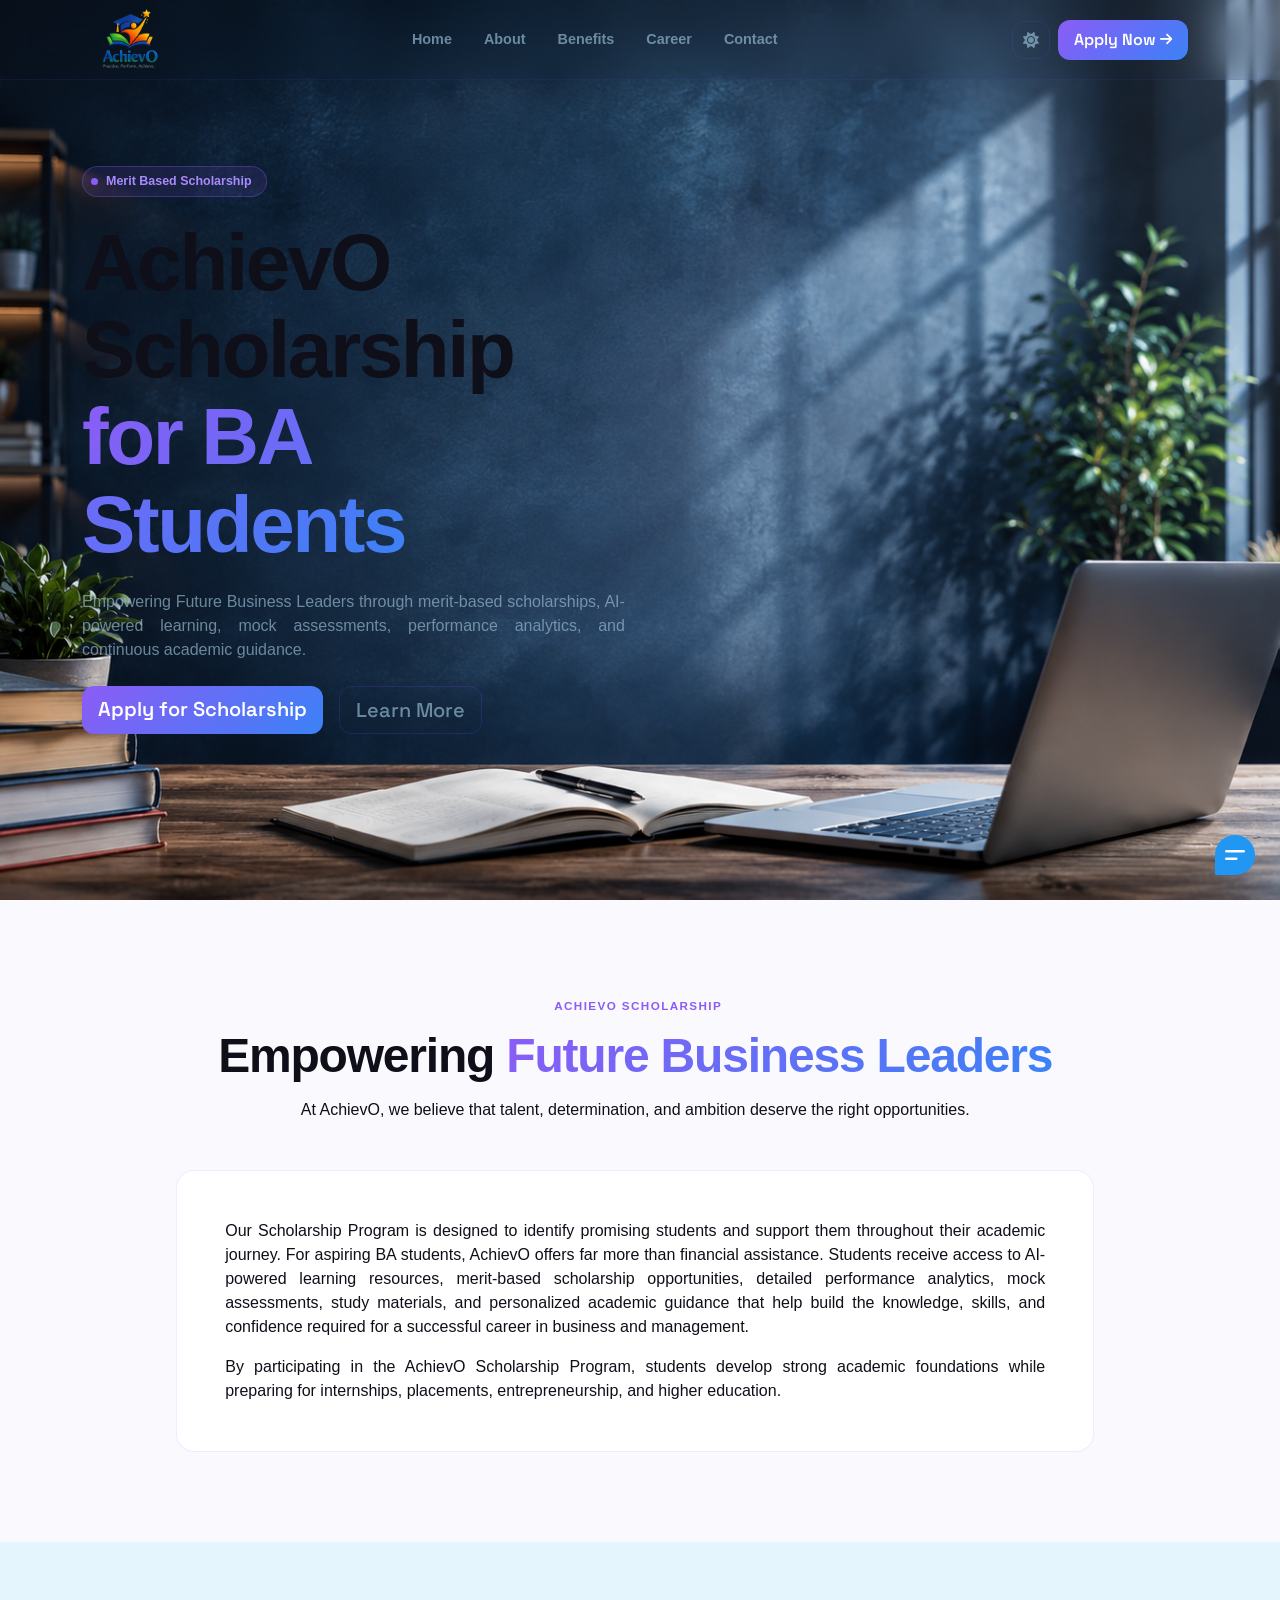
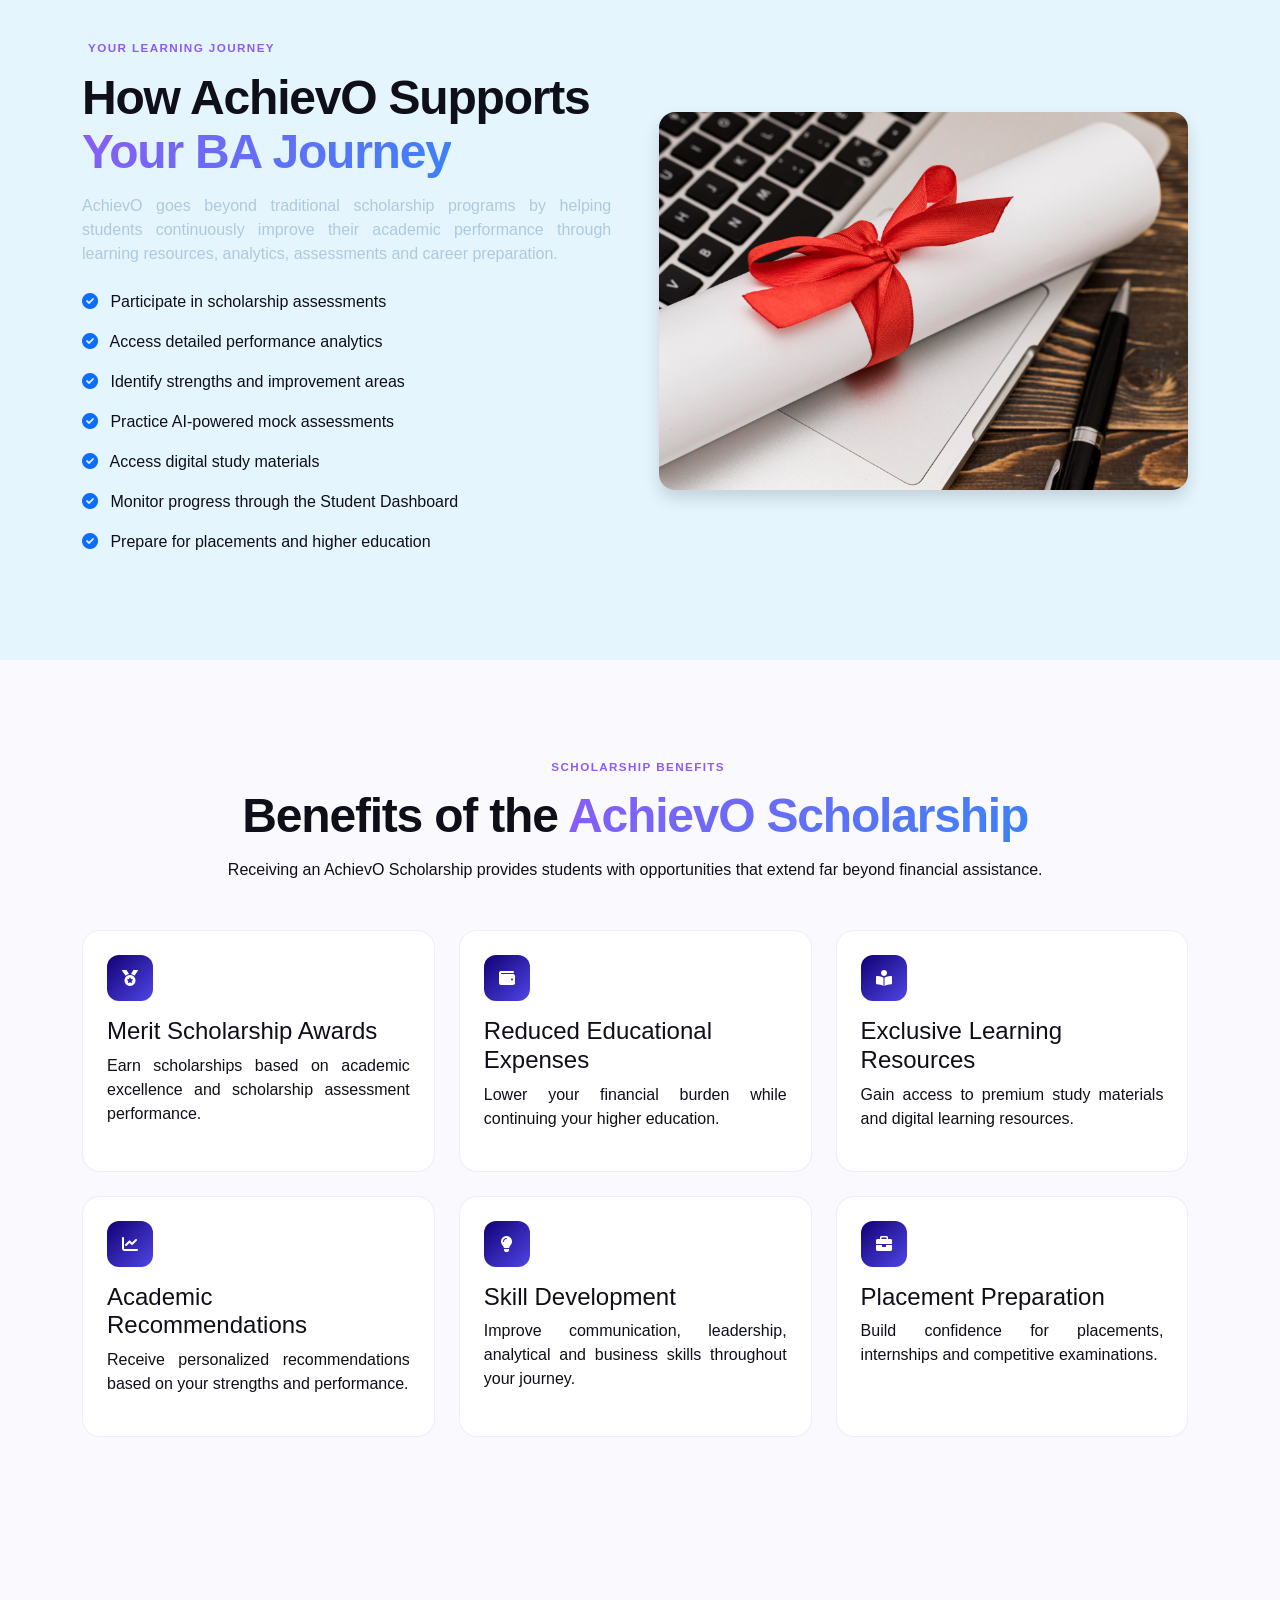
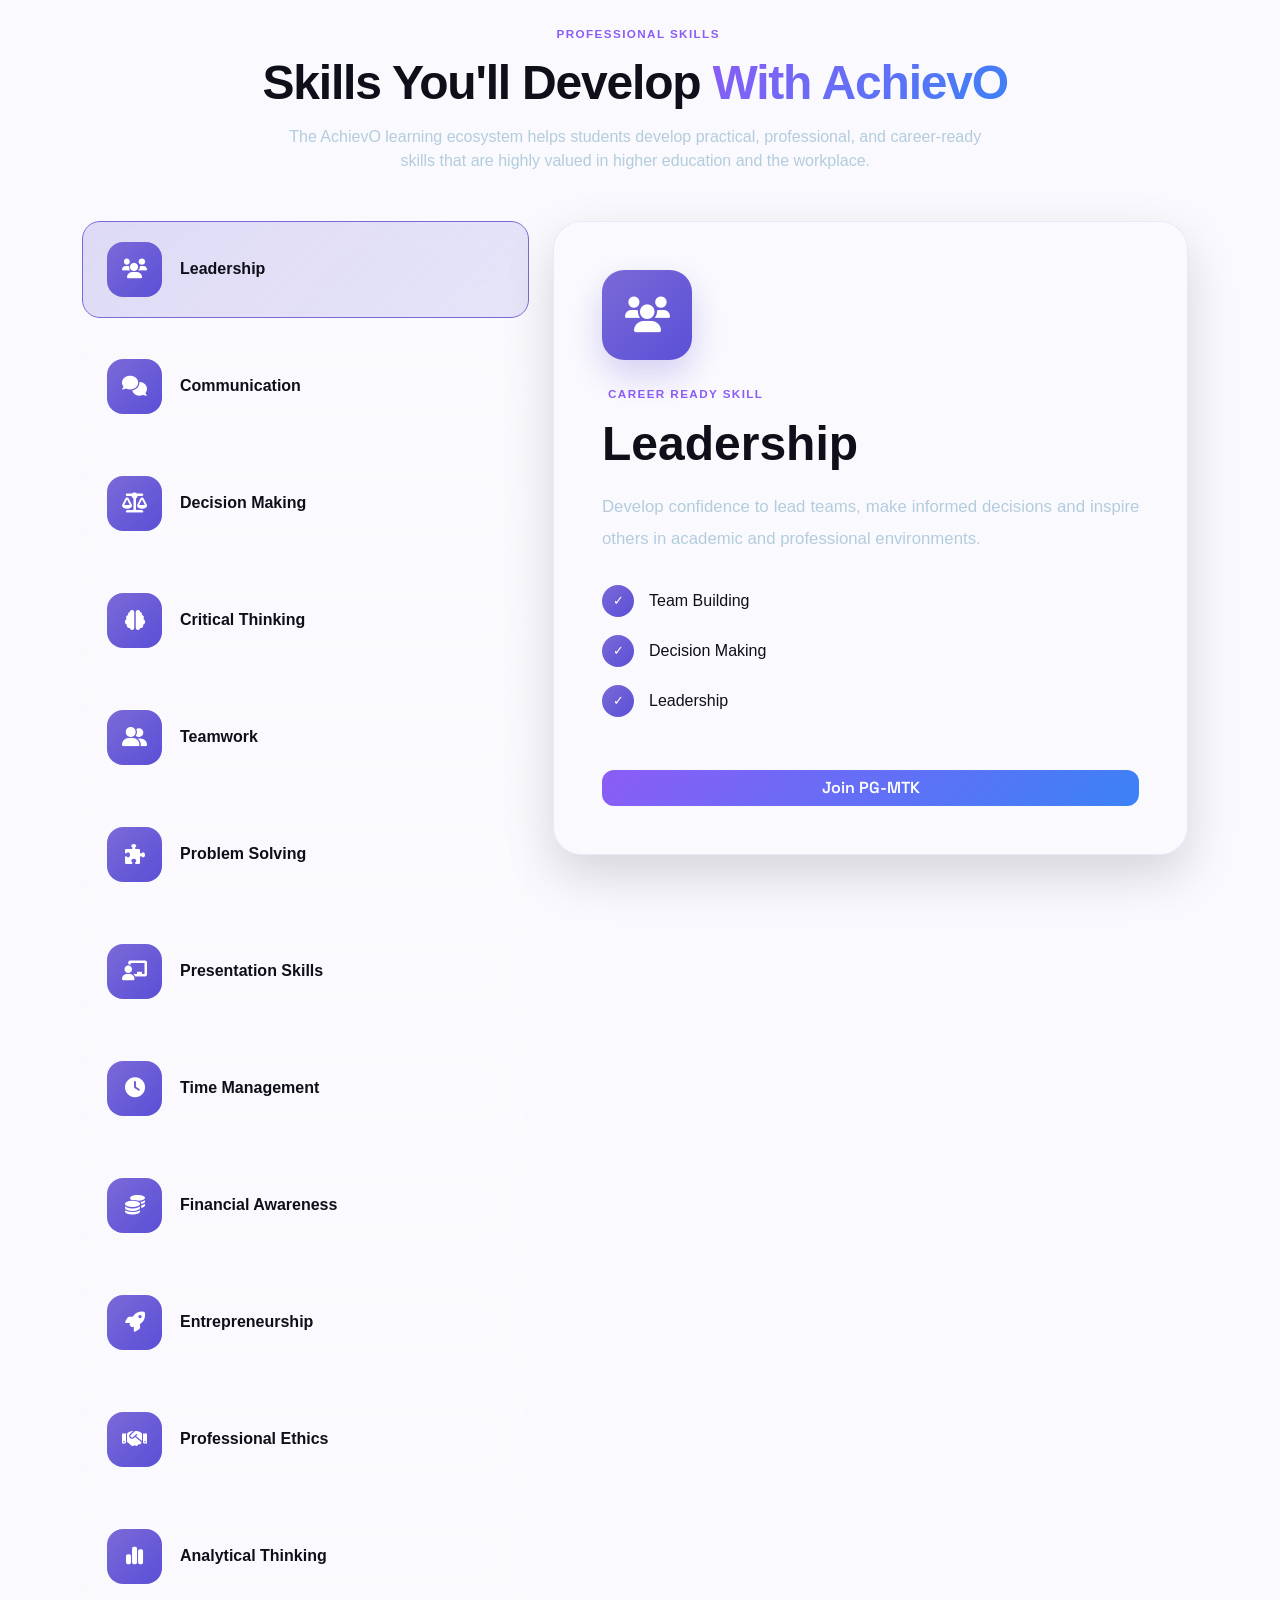
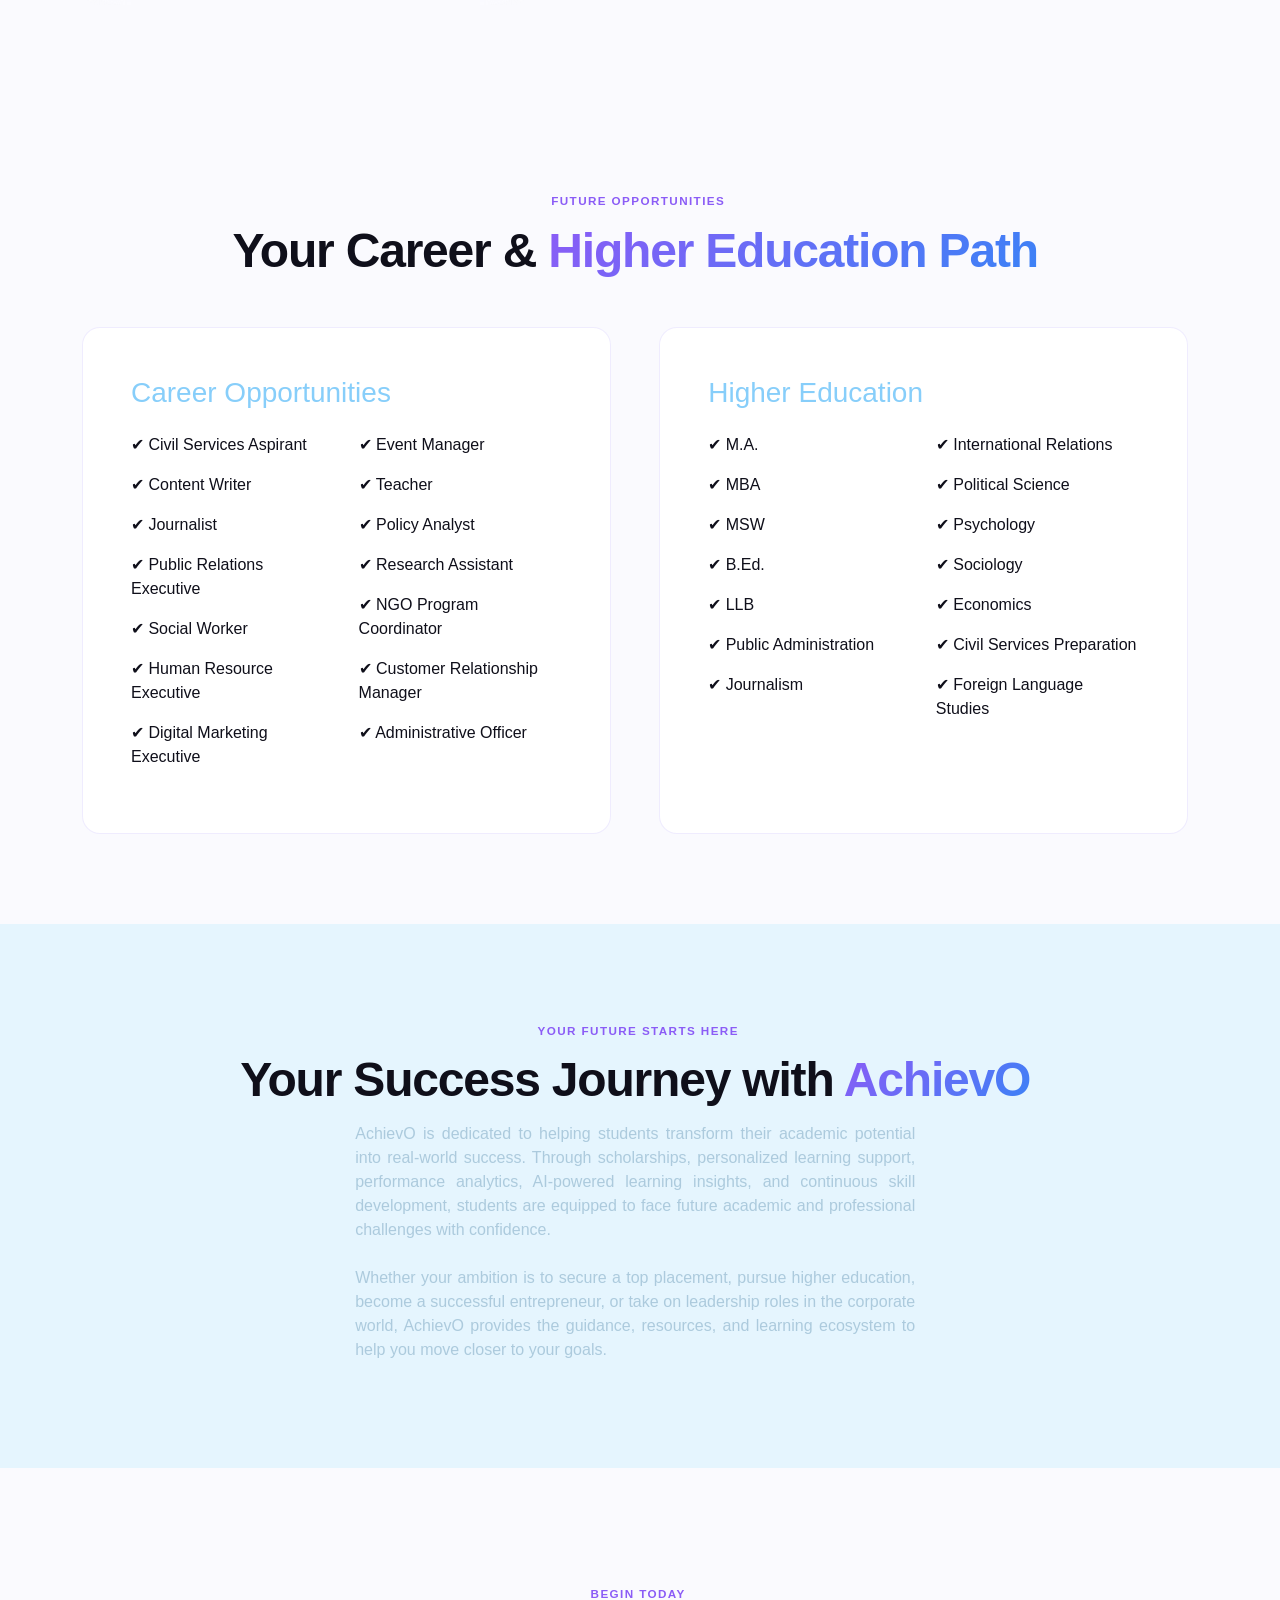
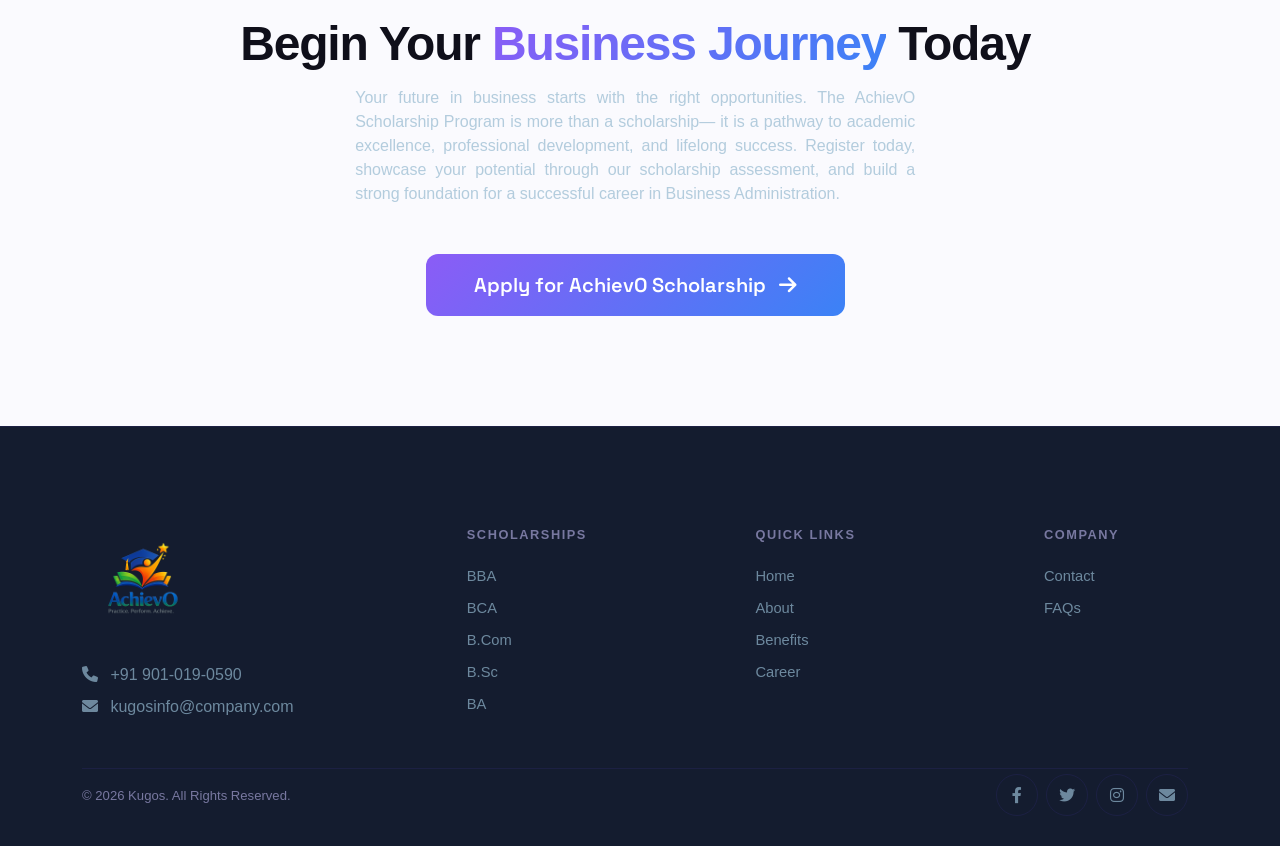
<file: templates/ba.html>
<!DOCTYPE html>
<html lang="en" class="lm" id="htmlRoot">

<head>
    <meta charset="UTF-8">
    <meta name="viewport" content="width=device-width, initial-scale=1.0">
    <title>AchievO Scholarship for BA Students | Merit Scholarship Program</title>

    <meta name="description"
        content="AchievO Scholarship for BA Students offers merit-based scholarships, AI-powered learning, mock assessments, performance analytics, and career guidance for future business leaders.">
    <meta name="keywords"
        content="BA Scholarship, AchievO Scholarship, Business Administration Scholarship, Merit Scholarship, BA Students, Management Scholarship">
    <meta name="robots" content="index,follow">
    <meta property="og:title" content="AchievO Scholarship for BA Students">
    <meta property="og:description"
        content="Empowering Future Business Leaders through Scholarships, AI Learning and Career Development.">

    <link rel="icon" href="/assets/img/AchievO favicon.png" type="image/png">
    <link rel="preconnect" href="https://fonts.googleapis.com">
    <link href="https://fonts.googleapis.com/css2?family=Space+Grotesk:wght@300;400;500;600;700&display=swap"
        rel="stylesheet">
    <link href="/css/bootstrap.min.css" rel="stylesheet">
    <link href="/css/aos.css" rel="stylesheet">
    <link href="/css/swiper-bundle.min.css" rel="stylesheet">
    <link rel="stylesheet" href="/css/all.min.css">
    <link rel="stylesheet" href="/css/magnific-popup.css">
    <!--chatbotcss-->
    <link rel="stylesheet" href="/css/chatbot.css" />
    <link rel="stylesheet" href="/css/style.css">
    <link rel="stylesheet" href="/css/courses.css" />


</head>

<body>
    <div id="cursor-glow"></div>
    <div id="landing">

        <!-- ================= NAVBAR ================= -->
        <nav id="nbar">
            <div class="container">
                <div class="d-flex align-items-center justify-content-between w-100">
                    <a class="navbar-brand d-flex align-items-center gap-3" href="/index.html">
                        <img src="/assets/img/logo.png" class="img-fluid logo-i" alt="AchievO Logo">
                    </a>
                    <div class="d-none d-lg-flex align-items-center gap-1 mx-auto">
                        <a href="#hero" class="nav-link">Home</a>
                        <a href="#about" class="nav-link">About</a>
                        <a href="#scholarship-benefits" class="nav-link">Benefits</a>
                        <a href="#career" class="nav-link">Career</a>
                        <a href="#contact" class="nav-link">Contact</a>
                    </div>
                    <div class="d-flex align-items-center gap-2">
                        <button class="boc d-flex align-items-center justify-content-center" id="thbtn"
                            style="width:38px;height:38px;padding:0;border-radius:12px">
                            <i class="fa-solid fa-sun" id="suni" style="display:none"></i>
                            <i class="fa-solid fa-moon" id="mooni"></i>
                        </button>
                        <a href="register2.html" class="bgrd btn px-3 py-2 d-none d-sm-flex align-items-center gap-1">
                            Apply Now
                            <i class="fa-solid fa-arrow-right fa-sm"></i>
                        </a>
                        <button class="boc d-lg-none px-2 py-2" id="mbtog">
                            <i class="fa-solid fa-bars" id="barIcon"></i>
                            <i class="fa-solid fa-xmark" id="xIcon" style="display:none"></i>
                        </button>
                    </div>
                </div>
            </div>
        </nav>

        <!-- Mobile Menu -->
        <div id="mbmenu">
            <a href="#hero" class="nav-link d-block py-3 border-bottom">Home</a>
            <a href="#about" class="nav-link d-block py-3 border-bottom">About</a>
            <a href="#benefits" class="nav-link d-block py-3 border-bottom">Benefits</a>
            <a href="#career" class="nav-link d-block py-3 border-bottom">Career</a>
            <a href="./index.html#contact" class="nav-link d-block py-3">Contact</a>
            <div class="mt-3">
                <a href="/templates/register.html" class="bgrd btn w-100">
                    Apply Now
                </a>
            </div>
        </div>

        <!-- ================= HERO ================= -->
        <section id="heroc" style="background: url('/assets/img/hero_bg.png') center center/cover no-repeat;
           min-height: 100vh;">
            <div class="heroc-grid container">
                <div class="row align-items-center gy-5">
                    <div class="col-lg-12 rv">
                        <span class="hbadge">
                            <div class="bdot"></div>
                            Merit Based Scholarship
                        </span>
                        <h1 class="h1">
                            AchievO Scholarship
                            <span class="gt">for BA Students</span>
                        </h1>
                        <p class="ssub mb-4">
                            Empowering Future Business Leaders through merit-based scholarships,
                            AI-powered learning, mock assessments, performance analytics,
                            and continuous academic guidance.
                        </p>
                        <div class="d-flex flex-wrap gap-3">
                            <a href="register2.html" class="bgrd btn btn-lg">
                                Apply for Scholarship
                            </a>
                            <a href="#about" class="boc btn btn-lg">
                                Learn More
                            </a>
                        </div>
                    </div>
                </div>
            </div>
        </section>

        <!-- ================= ABOUT ================= -->
        <section class="sp" id="about">
            <div class="container">
                <div class="text-center mb-5 rv">
                    <span class="slbl">
                        AchievO Scholarship
                    </span>
                    <h2 class="stitle">
                        Empowering
                        <span class="gt">
                            Future Business Leaders
                        </span>
                    </h2>
                    <p class="sub mx-auto">
                        At AchievO, we believe that talent, determination, and ambition deserve
                        the right opportunities.
                    </p>
                </div>
                <div class="row justify-content-center">
                    <div class="col-lg-10 rv">
                        <div class="gc p-5">
                            <p>
                                Our Scholarship Program is designed to identify promising students and
                                support them throughout their academic journey.
                                For aspiring BA students, AchievO offers far more than financial
                                assistance.
                                Students receive access to AI-powered learning resources, merit-based
                                scholarship opportunities, detailed performance analytics, mock
                                assessments, study materials, and personalized academic guidance that
                                help build the knowledge, skills, and confidence required for a
                                successful career in business and management.
                            </p>
                            <p class="mb-0">
                                By participating in the AchievO Scholarship Program, students develop
                                strong academic foundations while preparing for internships,
                                placements, entrepreneurship, and higher education.
                            </p>
                        </div>
                    </div>
                </div>
            </div>
        </section>


        <!-- ================= HOW ACHIEVO SUPPORTS ================= -->
        <section class="sp" id="support" style="background:var(--bg2)">
            <div class="container">
                <div class="row align-items-center g-5">
                    <div class="col-lg-6 rv">
                        <span class="slbl">
                            Your Learning Journey
                        </span>
                        <h2 class="stitle">
                            How AchievO Supports
                            <span class="gt">Your BA Journey</span>
                        </h2>
                        <p class="ssub mb-4">
                            AchievO goes beyond traditional scholarship programs by
                            helping students continuously improve their academic
                            performance through learning resources, analytics,
                            assessments and career preparation.
                        </p>
                        <ul class="list-unstyled">
                            <li class="mb-3">
                                <i class="fa-solid fa-circle-check me-2 text-primary"></i>
                                Participate in scholarship assessments
                            </li>
                            <li class="mb-3">
                                <i class="fa-solid fa-circle-check me-2 text-primary"></i>
                                Access detailed performance analytics
                            </li>
                            <li class="mb-3">
                                <i class="fa-solid fa-circle-check me-2 text-primary"></i>
                                Identify strengths and improvement areas
                            </li>
                            <li class="mb-3">
                                <i class="fa-solid fa-circle-check me-2 text-primary"></i>
                                Practice AI-powered mock assessments
                            </li>
                            <li class="mb-3">
                                <i class="fa-solid fa-circle-check me-2 text-primary"></i>
                                Access digital study materials
                            </li>
                            <li class="mb-3">
                                <i class="fa-solid fa-circle-check me-2 text-primary"></i>
                                Monitor progress through the Student Dashboard
                            </li>
                            <li class="mb-3">
                                <i class="fa-solid fa-circle-check me-2 text-primary"></i>
                                Prepare for placements and higher education
                            </li>
                        </ul>
                    </div>
                    <div class="col-lg-6 rv">
                        <img src="/assets/img/courses/degree.jpg" class="img-fluid rounded-4 shadow"
                            alt="AchievO Student Dashboard">
                    </div>
                </div>
            </div>
        </section>

        <!-- ================= BENEFITS ================= -->
        <section class="sp" id="scholarship-benefits">
            <div class="container">
                <div class="text-center mb-5 rv">
                    <span class="slbl">Scholarship Benefits</span>
                    <h2 class="stitle">
                        Benefits of the
                        <span class="gt">AchievO Scholarship</span>
                    </h2>
                    <p class="sub mx-auto">
                        Receiving an AchievO Scholarship provides students with
                        opportunities that extend far beyond financial assistance.
                    </p>
                </div>
                <div class="row g-4">
                    <div class="col-lg-4 col-md-6 rv">
                        <div class="gc p-4 h-100">
                            <div class="ftico">
                                <i class="fa-solid fa-medal"></i>
                            </div>
                            <h4>Merit Scholarship Awards</h4>
                            <p>
                                Earn scholarships based on academic excellence and
                                scholarship assessment performance.
                            </p>
                        </div>
                    </div>
                    <div class="col-lg-4 col-md-6 rv">
                        <div class="gc p-4 h-100">
                            <div class="ftico">
                                <i class="fa-solid fa-wallet"></i>
                            </div>
                            <h4>Reduced Educational Expenses</h4>
                            <p>
                                Lower your financial burden while continuing your
                                higher education.
                            </p>
                        </div>
                    </div>
                    <div class="col-lg-4 col-md-6 rv">
                        <div class="gc p-4 h-100">
                            <div class="ftico">
                                <i class="fa-solid fa-book-open-reader"></i>
                            </div>
                            <h4>Exclusive Learning Resources</h4>
                            <p>
                                Gain access to premium study materials and digital
                                learning resources.
                            </p>
                        </div>
                    </div>
                    <div class="col-lg-4 col-md-6 rv">
                        <div class="gc p-4 h-100">
                            <div class="ftico">
                                <i class="fa-solid fa-chart-line"></i>
                            </div>
                            <h4>Academic Recommendations</h4>
                            <p>
                                Receive personalized recommendations based on your
                                strengths and performance.
                            </p>
                        </div>
                    </div>
                    <div class="col-lg-4 col-md-6 rv">
                        <div class="gc p-4 h-100">
                            <div class="ftico">
                                <i class="fa-solid fa-lightbulb"></i>
                            </div>
                            <h4>Skill Development</h4>
                            <p>
                                Improve communication, leadership, analytical and
                                business skills throughout your journey.
                            </p>
                        </div>
                    </div>
                    <div class="col-lg-4 col-md-6 rv">
                        <div class="gc p-4 h-100">
                            <div class="ftico">
                                <i class="fa-solid fa-briefcase"></i>
                            </div>
                            <h4>Placement Preparation</h4>
                            <p>
                                Build confidence for placements, internships and
                                competitive examinations.
                            </p>
                        </div>
                    </div>
                </div>
            </div>
        </section>

        <!-- ================= SKILLS ================= -->
        <section class="sp skill-section" id="skills">
            <div class="container">
                <div class="text-center mb-5 rv">
                    <span class="slbl">
                        PROFESSIONAL SKILLS
                    </span>
                    <h2 class="stitle">
                        Skills You'll Develop
                        <span class="gt">
                            With AchievO
                        </span>
                    </h2>
                    <p class="ssub mx-auto" style="max-width:720px; text-align: center;">
                        The AchievO learning ecosystem helps students develop
                        practical, professional, and career-ready skills that are
                        highly valued in higher education and the workplace.
                    </p>
                </div>
                <div class="row gy-5">

                    <!-- LEFT SIDE -->
                    <div class="col-lg-5">
                        <div class="skill-menu">

                            <div class="skill-card active" data-icon="fa-users" data-title="Leadership"
                                data-desc="Develop confidence to lead teams, make informed decisions and inspire others."
                                data-points="Team Building|Decision Making|Leadership">
                                <i class="fa-solid fa-users"></i>
                                <span>Leadership</span>
                            </div>

                            <div class="skill-card" data-icon="fa-comments" data-title="Communication"
                                data-desc="Improve verbal, written and interpersonal communication for academic and professional success."
                                data-points="Public Speaking|Presentation Skills|Active Listening">
                                <i class="fa-solid fa-comments"></i>
                                <span>Communication</span>
                            </div>

                            <div class="skill-card" data-icon="fa-scale-balanced" data-title="Decision Making"
                                data-desc="Strengthen your ability to evaluate situations and make smart, logical decisions."
                                data-points="Logical Thinking|Judgement|Planning">
                                <i class="fa-solid fa-scale-balanced"></i>
                                <span>Decision Making</span>
                            </div>

                            <div class="skill-card" data-icon="fa-brain" data-title="Critical Thinking"
                                data-desc="Develop analytical thinking and problem-solving skills through real-world scenarios."
                                data-points="Reasoning|Analysis|Innovation">
                                <i class="fa-solid fa-brain"></i>
                                <span>Critical Thinking</span>
                            </div>

                            <div class="skill-card" data-icon="fa-people-group" data-title="Teamwork"
                                data-desc="Learn to collaborate effectively with peers and contribute towards shared goals."
                                data-points="Collaboration|Responsibility|Coordination">
                                <i class="fa-solid fa-user-group"></i>
                                <span>Teamwork</span>
                            </div>

                            <div class="skill-card" data-icon="fa-puzzle-piece" data-title="Problem Solving"
                                data-desc="Improve your ability to identify challenges and find practical solutions."
                                data-points="Creativity|Adaptability|Solution Building">
                                <i class="fa-solid fa-puzzle-piece"></i>
                                <span>Problem Solving</span>
                            </div>

                            <div class="skill-card" data-icon="fa-person-chalkboard" data-title="Presentation Skills"
                                data-desc="Gain confidence in presenting ideas clearly and professionally."
                                data-points="Confidence|Presentation|Speaking">
                                <i class="fa-solid fa-chalkboard-user"></i>
                                <span>Presentation Skills</span>
                            </div>

                            <div class="skill-card" data-icon="fa-clock" data-title="Time Management"
                                data-desc="Manage your time efficiently during exams and throughout your academic journey."
                                data-points="Planning|Productivity|Discipline">
                                <i class="fa-solid fa-clock"></i>
                                <span>Time Management</span>
                            </div>

                            <div class="skill-card" data-icon="fa-coins" data-title="Financial Awareness"
                                data-desc="Understand scholarships, budgeting and financial planning for education."
                                data-points="Budgeting|Scholarships|Planning">
                                <i class="fa-solid fa-coins"></i>
                                <span>Financial Awareness</span>
                            </div>

                            <div class="skill-card" data-icon="fa-rocket" data-title="Entrepreneurship"
                                data-desc="Build entrepreneurial thinking and innovative business perspectives."
                                data-points="Innovation|Business Ideas|Leadership">
                                <i class="fa-solid fa-rocket"></i>
                                <span>Entrepreneurship</span>
                            </div>

                            <div class="skill-card" data-icon="fa-handshake" data-title="Professional Ethics"
                                data-desc="Develop integrity, accountability and ethical values for professional success."
                                data-points="Integrity|Professionalism|Respect">
                                <i class="fa-solid fa-handshake"></i>
                                <span>Professional Ethics</span>
                            </div>

                            <div class="skill-card" data-icon="fa-chart-simple" data-title="Analytical Thinking"
                                data-desc="Interpret data, evaluate information and make informed academic decisions."
                                data-points="Data Analysis|Research|Logical Thinking">
                                <i class="fa-solid fa-chart-simple"></i>
                                <span>Analytical Thinking</span>
                            </div>

                        </div>
                    </div>

                    <!-- RIGHT SIDE -->
                    <div class="col-lg-7">
                        <div class="sticky-panel">
                            <div class="skill-info gc p-5">
                                <div id="skillIcon">
                                    <i class="fa-solid fa-users"></i>
                                </div>
                                <span class="slbl mb-3">
                                    Career Ready Skill
                                </span>
                                <h2 id="skillTitle">
                                    Leadership
                                </h2>
                                <p id="skillDesc">
                                    Develop confidence to lead teams, make informed
                                    decisions and inspire others in academic and
                                    professional environments.
                                </p>
                                <ul id="skillList">
                                    <li>Team Building</li>
                                    <li>Decision Making</li>
                                    <li>Leadership</li>
                                </ul>
                                <a href="register2.html" class="bgrd btn   align-items-center ">
                                    Join PG-MTK
                                </a>
                            </div>
                        </div>
                    </div>
                </div>
            </div>
        </section>

        <!-- ================= FUTURE OUTCOMES ================= -->
        <section class="sp" id="career">
            <div class="container">
                <div class="text-center mb-5 rv">
                    <span class="slbl">
                        Future Opportunities
                    </span>
                    <h2 class="stitle">
                        Your Career &
                        <span class="gt">Higher Education Path</span>
                    </h2>
                </div>
                <div class="row g-5">
                    <div class="col-lg-6 rv">
                        <div class="gc p-5 h-100">
                            <h3 class="mb-4">
                                Career Opportunities
                            </h3>
                            <div class="row">
                                <div class="col-6">
                                    <ul class="list-unstyled">
                                        <li class="mb-3">✔ Civil Services Aspirant</li>
                                        <li class="mb-3">✔ Content Writer</li>
                                        <li class="mb-3">✔ Journalist</li>
                                        <li class="mb-3">✔ Public Relations Executive</li>
                                        <li class="mb-3">✔ Social Worker</li>
                                        <li class="mb-3">✔ Human Resource Executive</li>
                                        <li class="mb-3">✔ Digital Marketing Executive</li>
                                    </ul>
                                </div>
                                <div class="col-6">
                                    <ul class="list-unstyled">
                                        <li class="mb-3">✔ Event Manager</li>
                                        <li class="mb-3">✔ Teacher</li>
                                        <li class="mb-3">✔ Policy Analyst</li>
                                        <li class="mb-3">✔ Research Assistant</li>
                                        <li class="mb-3">✔ NGO Program Coordinator</li>
                                        <li class="mb-3">✔ Customer Relationship Manager</li>
                                        <li class="mb-3">✔ Administrative Officer</li>
                                    </ul>
                                </div>
                            </div>
                        </div>
                    </div>
                    <div class="col-lg-6 rv">
                        <div class="gc p-5 h-100">
                            <h3 class="mb-4">
                                Higher Education
                            </h3>
                            <div class="row">
                                <div class="col-6">
                                    <ul class="list-unstyled">
                                        <li class="mb-3">✔ M.A.</li>
                                        <li class="mb-3">✔ MBA</li>
                                        <li class="mb-3">✔ MSW</li>
                                        <li class="mb-3">✔ B.Ed.</li>
                                        <li class="mb-3">✔ LLB</li>
                                        <li class="mb-3">✔ Public Administration</li>
                                        <li class="mb-3">✔ Journalism</li>
                                    </ul>
                                </div>
                                <div class="col-6">
                                    <ul class="list-unstyled">
                                        <li class="mb-3">✔ International Relations</li>
                                        <li class="mb-3">✔ Political Science</li>
                                        <li class="mb-3">✔ Psychology</li>
                                        <li class="mb-3">✔ Sociology</li>
                                        <li class="mb-3">✔ Economics</li>
                                        <li class="mb-3">✔ Civil Services Preparation</li>
                                        <li class="mb-3">✔ Foreign Language Studies</li>
                                    </ul>
                                </div>
                            </div>
                        </div>
                    </div>
                </div>
            </div>
        </section>

        <!-- ================= SUCCESS JOURNEY ================= -->
        <section class="sp" id="success" style="background:var(--bg2)">
            <div class="container">
                <div class="row justify-content-center">
                    <div class="col-lg-10 text-center rv">
                        <span class="slbl">
                            Your Future Starts Here
                        </span>
                        <h2 class="stitle">
                            Your Success Journey with
                            <span class="gt">AchievO</span>
                        </h2>
                        <p class="ssub mx-auto mb-4">
                            AchievO is dedicated to helping students transform their
                            academic potential into real-world success. Through
                            scholarships, personalized learning support, performance
                            analytics, AI-powered learning insights, and continuous
                            skill development, students are equipped to face future
                            academic and professional challenges with confidence.
                        </p>
                        <p class="ssub mx-auto">
                            Whether your ambition is to secure a top placement, pursue
                            higher education, become a successful entrepreneur, or take
                            on leadership roles in the corporate world, AchievO provides
                            the guidance, resources, and learning ecosystem to help you
                            move closer to your goals.
                        </p>
                    </div>
                </div>
            </div>
        </section>

        <!-- ================= CTA ================= -->
        <section id="cta">
            <div class="container">
                <div class="row justify-content-center">
                    <div class="col-lg-9 text-center rv">
                        <span class="slbl">
                            Begin Today
                        </span>
                        <h2 class="stitle">
                            Begin Your
                            <span class="gt">Business Journey</span>
                            Today
                        </h2>
                        <p class="ssub mx-auto mb-5">
                            Your future in business starts with the right
                            opportunities.
                            The AchievO Scholarship Program is more than a scholarship—
                            it is a pathway to academic excellence, professional
                            development, and lifelong success.
                            Register today, showcase your potential through our
                            scholarship assessment, and build a strong foundation for a
                            successful career in Business Administration.
                        </p>
                        <a href="register2.html" class="bgrd btn btn-lg px-5 py-3">
                            Apply for AchievO Scholarship
                            <i class="fa-solid fa-arrow-right ms-2"></i>
                        </a>
                    </div>
                </div>
            </div>
        </section>

        <!-- ================= FOOTER ================= -->
        <footer id="foot" style="background:var(--main)">
            <div class="container">
                <div class="row g-5 mb-5">
                    <!-- Logo & About -->
                    <div class="col-lg-4 d-flex flex-column">
                        <a class="mb-3" href="#">
                            <img src="/assets/img/logo.png" alt="AchievO Logo" style="height:200px;">
                        </a>
                        <div class="contact-info">
                            <p class="mb-2">
                                <a href="tel:+919010190590">
                                    <i class="fa-solid fa-phone me-2"></i>
                                    +91 901-019-0590
                                </a>
                            </p>
                            <p class="contact-info">
                                <a href="mailto:kugosinfo@company.com">
                                    <i class="fa-solid fa-envelope me-2"></i>
                                    kugosinfo@company.com
                                </a>
                            </p>
                        </div>
                    </div>
                    <div class="col-lg-3 col-md-4 col-6 fcol">
                        <h5>Scholarships</h5>
                        <a href="bba.html">BBA</a>
                        <a href="bca.html">BCA</a>
                        <a href="bcom.html">B.Com</a>
                        <a href="bsc.html">B.Sc</a>
                        <a href="ba.html">BA</a>
                    </div>
                    <div class="col-lg-3 col-md-4 col-6 fcol">
                        <h5>Quick Links</h5>
                        <a href="index.html">Home</a>
                        <a href="#about">About</a>
                        <a href="#benefits">Benefits</a>
                        <a href="#career">Career</a>
                    </div>
                    <!-- Company -->
                    <div class="col-6 col-md-2 fcol">
                        <h5>Company</h5>
                        <a href="#contact">Contact</a>
                        <a href="#faq">FAQs</a>
                    </div>
                </div>
                <!-- Bottom Bar -->
                <div class="bottom-bar d-flex align-items-center justify-content-between flex-wrap gap-3"
                    style="border-top:1px solid var(--bd)">
                    <p style="font-size:.82rem;color:var(--tx3);margin:0">
                        © 2026 Kugos. All Rights Reserved.
                    </p>
                    <div class="d-flex gap-2">
                        <a href="https://www.facebook.com/" target="_blank" class="sico">
                            <i class="fa-brands fa-facebook-f"></i>
                        </a>
                        <a href="https://x.com/" target="_blank" class="sico">
                            <i class="fa-brands fa-twitter"></i>
                        </a>
                        <a href="https://www.instagram.com/" target="_blank" class="sico">
                            <i class="fa-brands fa-instagram"></i>
                        </a>
                        <a href="mailto:kugosinfo@company.com" class="sico">
                            <i class="fa-solid fa-envelope"></i>
                        </a>
                    </div>
                </div>
            </div>
        </footer>
    </div>

    <!--chatbot-->
    <div id="chat-icon" class="chat-icon">
        <img src="/assets/img/chat.png" alt="Chatbot">
    </div>
    <div id="chat-box" class="chat-box">
        <div class="chat-header">
            <span>🎓 Scholarship Assistant</span>
            <span id="close-chat" class="close-btn">&times;</span>
        </div>
        <div id="chat-body" class="chat-body"></div>
    </div>


    <!-- ================= SCRIPTS ================= -->
    <script src="/js/jquery-3.7.1.min.js"></script>
    <script src="/js/bootstrap.bundle.min.js"></script>
    <script src="/js/aos.js"></script>
    <script src="/js/chart.umd.min.js"></script>
    <script src="/js/jquery.magnific-popup.min.js"></script>
    <!--datachatbot-->
    <script src="/js/datachatbot.js"></script>
    <!--chat bot-->
    <script src="/js/chatbot.js"></script>
    <script src="/js/main.js"></script>
    <script>
        AOS.init({
            duration: 800,
            once: true
        });
        const features = document.querySelectorAll(".feature-item");
        const preview = document.getElementById("featureImage");
        const observer = new IntersectionObserver(entries => {
            entries.forEach(entry => {
                if (entry.isIntersecting) {
                    features.forEach(f => f.classList.remove("active"));
                    entry.target.classList.add("active");
                    preview.src = entry.target.dataset.img;
                }
            });
        }, { threshold: .6 });
        features.forEach(item => observer.observe(item));
        const cards = document.querySelectorAll(".skill-card");
        cards.forEach(card => {
            card.addEventListener("mouseenter", () => {
                cards.forEach(c => c.classList.remove("active"));
                card.classList.add("active");
                skillTitle.innerHTML = card.dataset.title;
                skillDesc.innerHTML = card.dataset.desc;
                skillIcon.innerHTML =
                    `<i class="fa-solid ${card.dataset.icon}"></i>`;
                skillList.innerHTML = "";
                card.dataset.points.split("|").forEach(point => {
                    skillList.innerHTML += `<li>${point}</li>`;
                });
            });
        });
    </script>
</body>

</html>
</file>
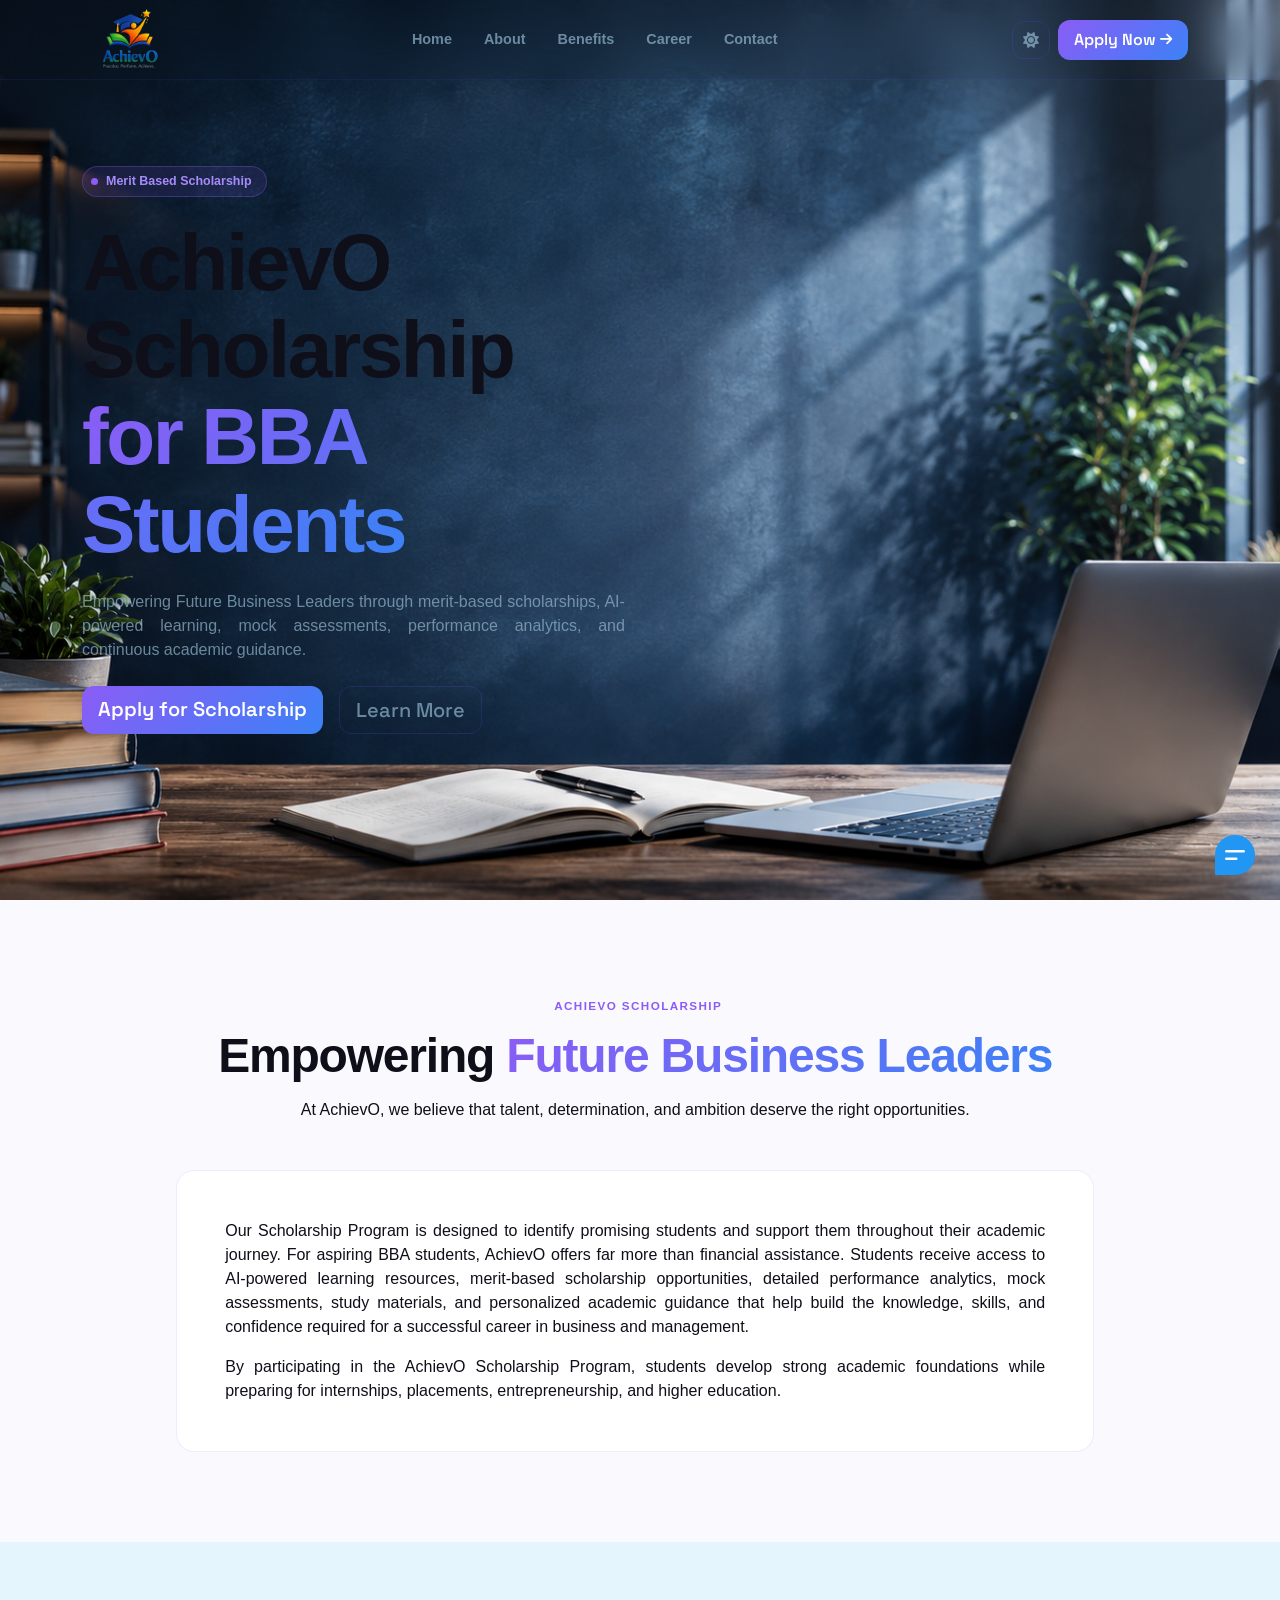
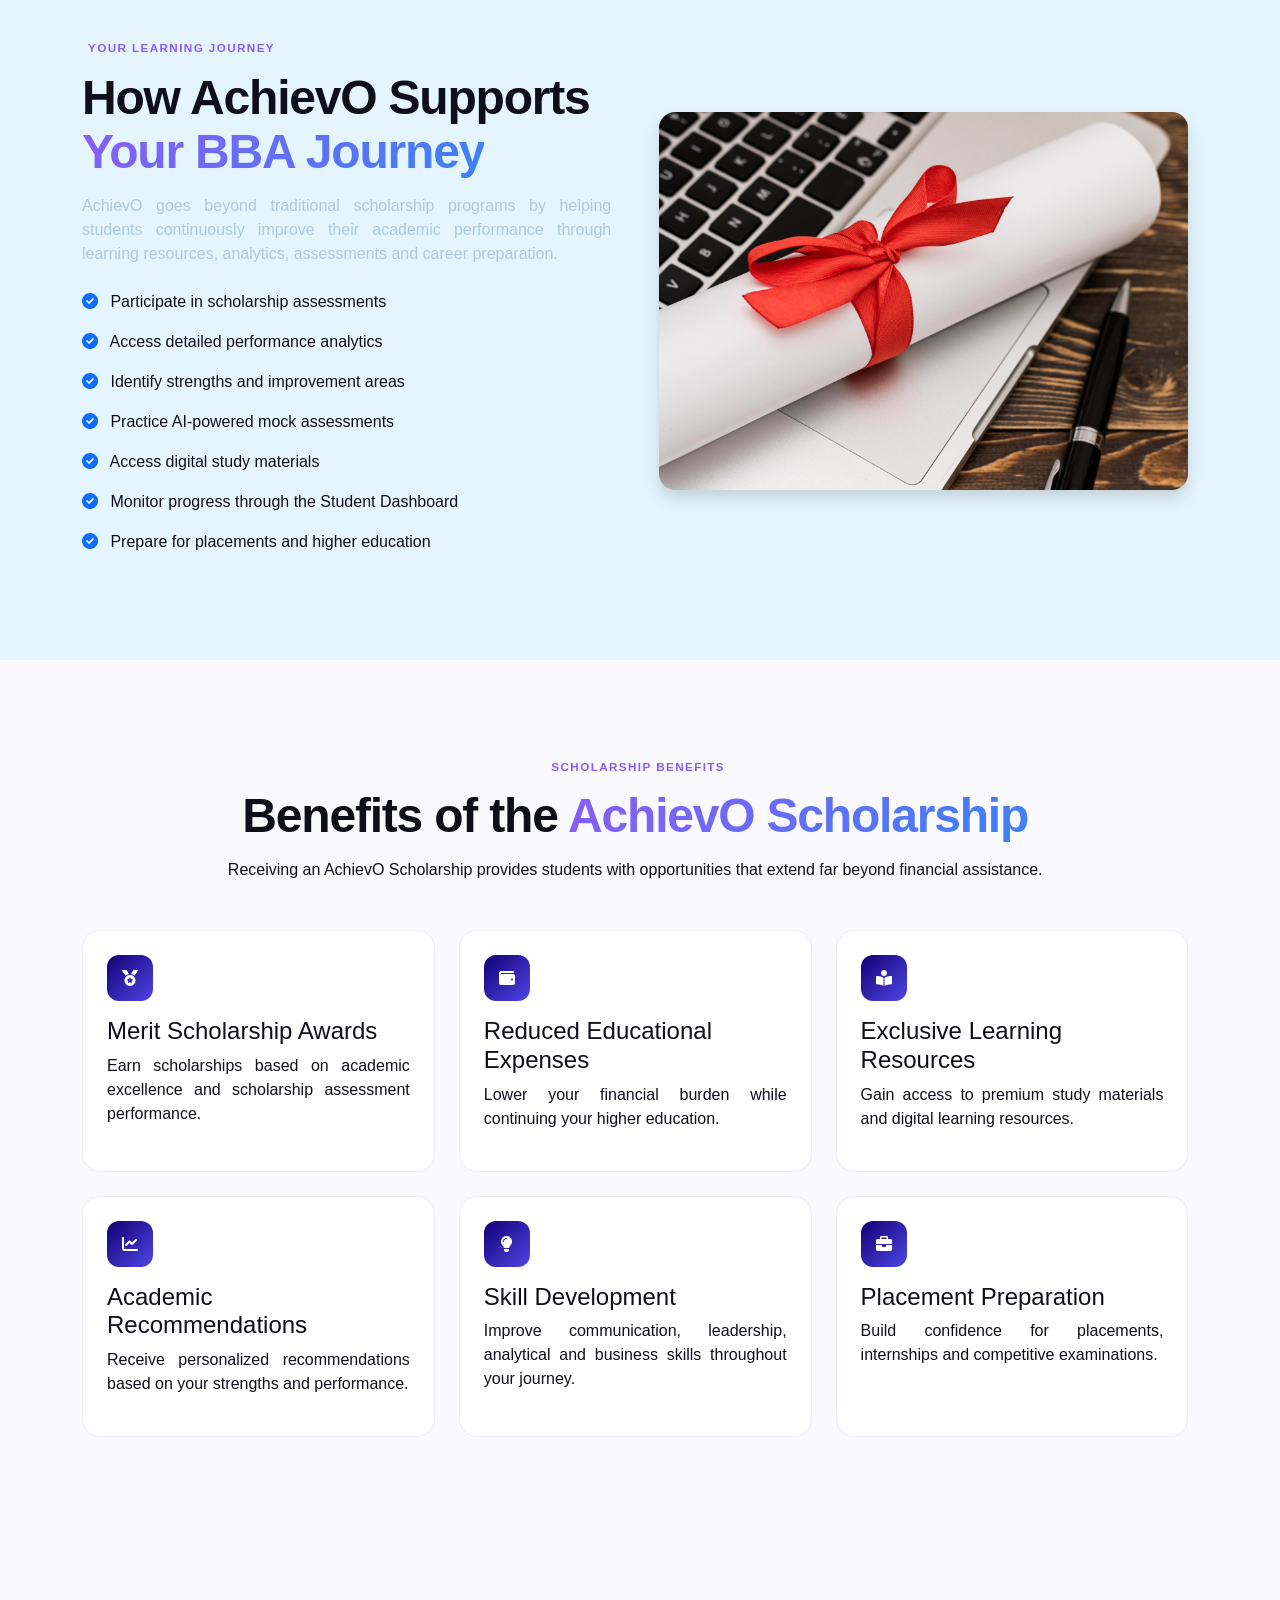
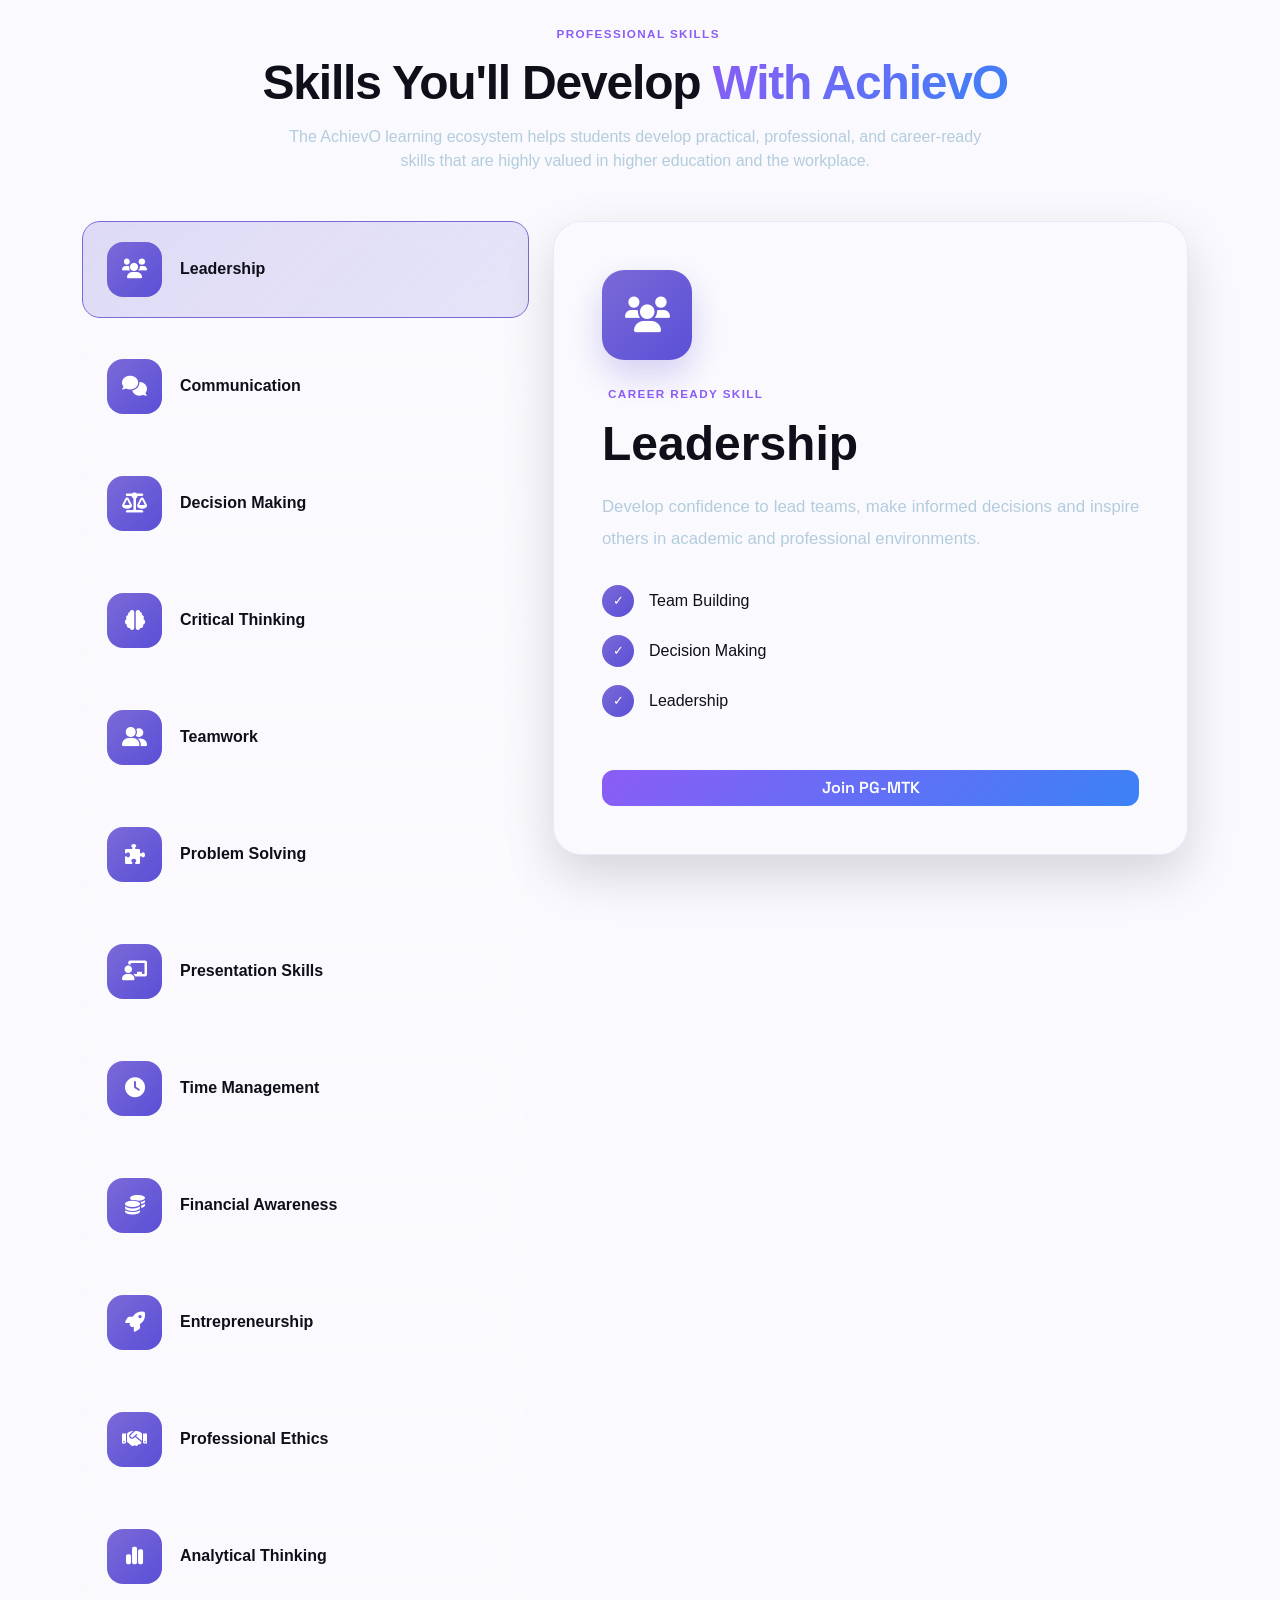
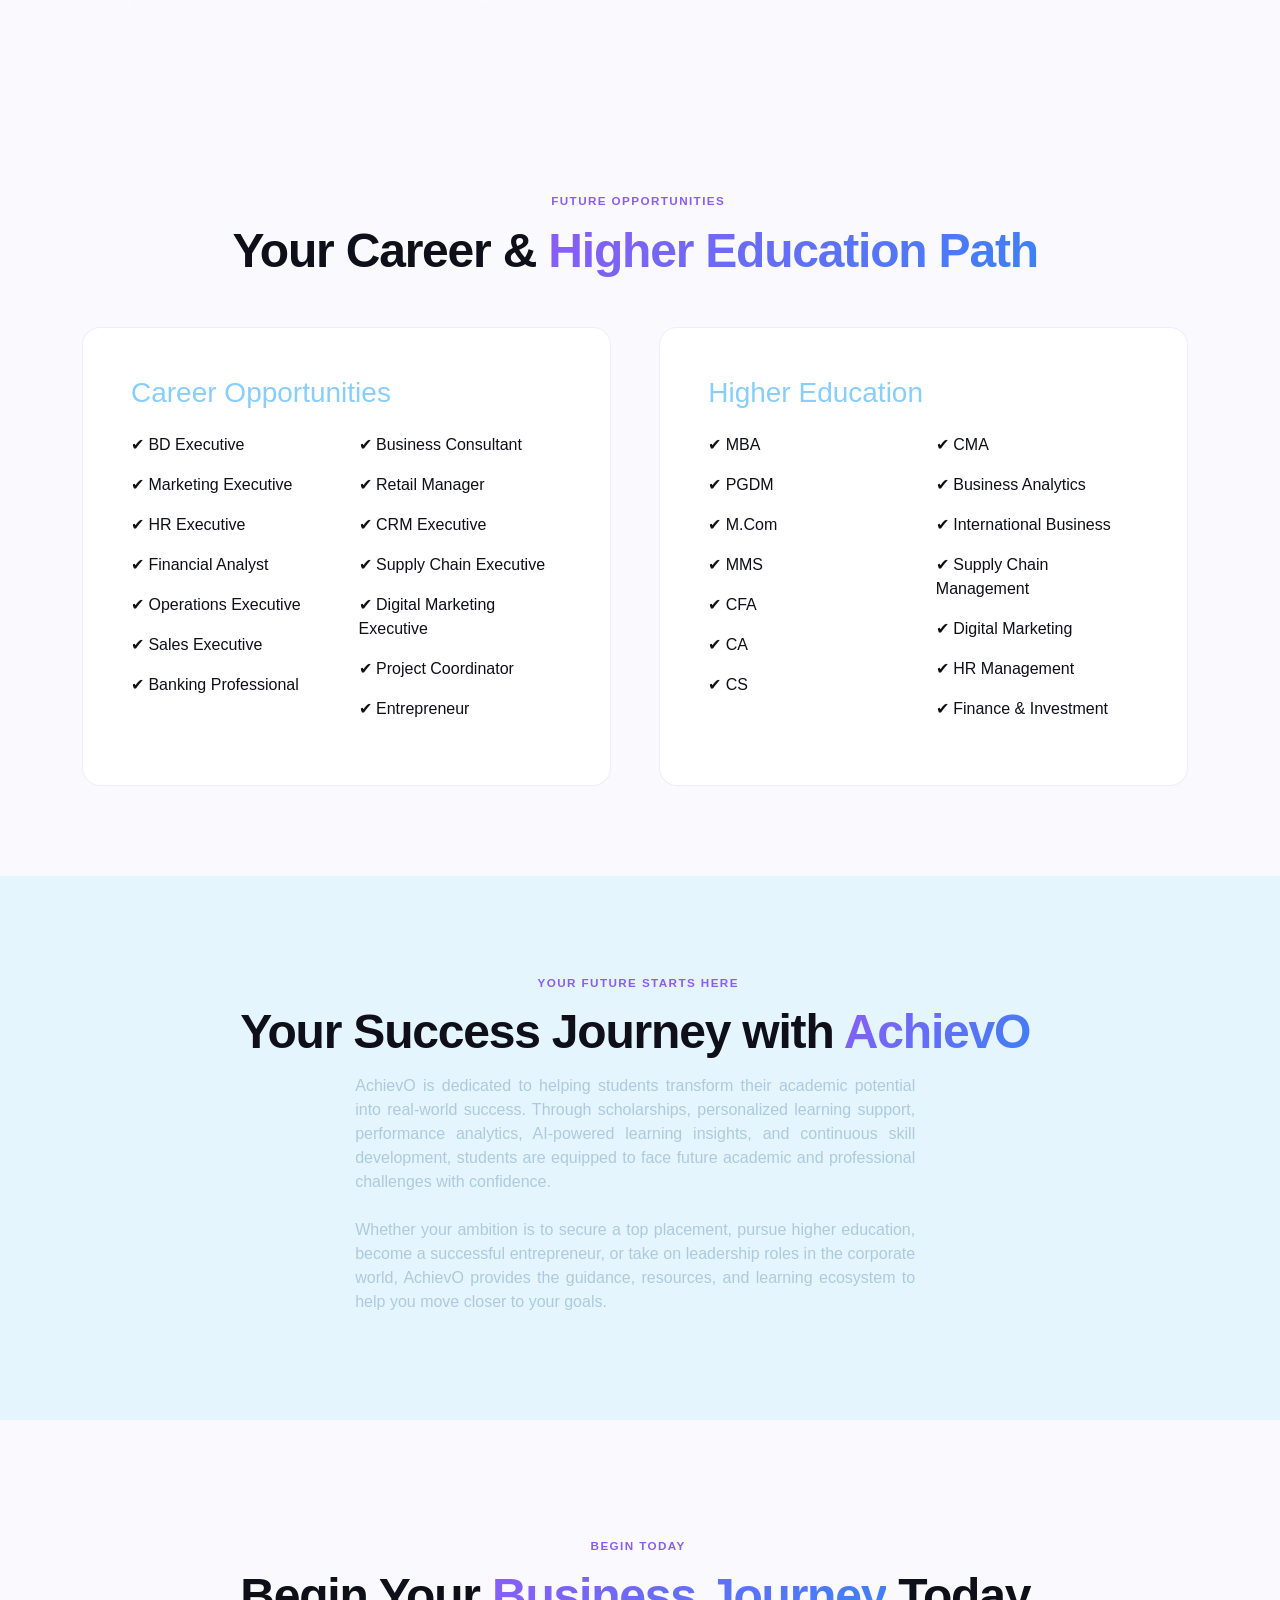
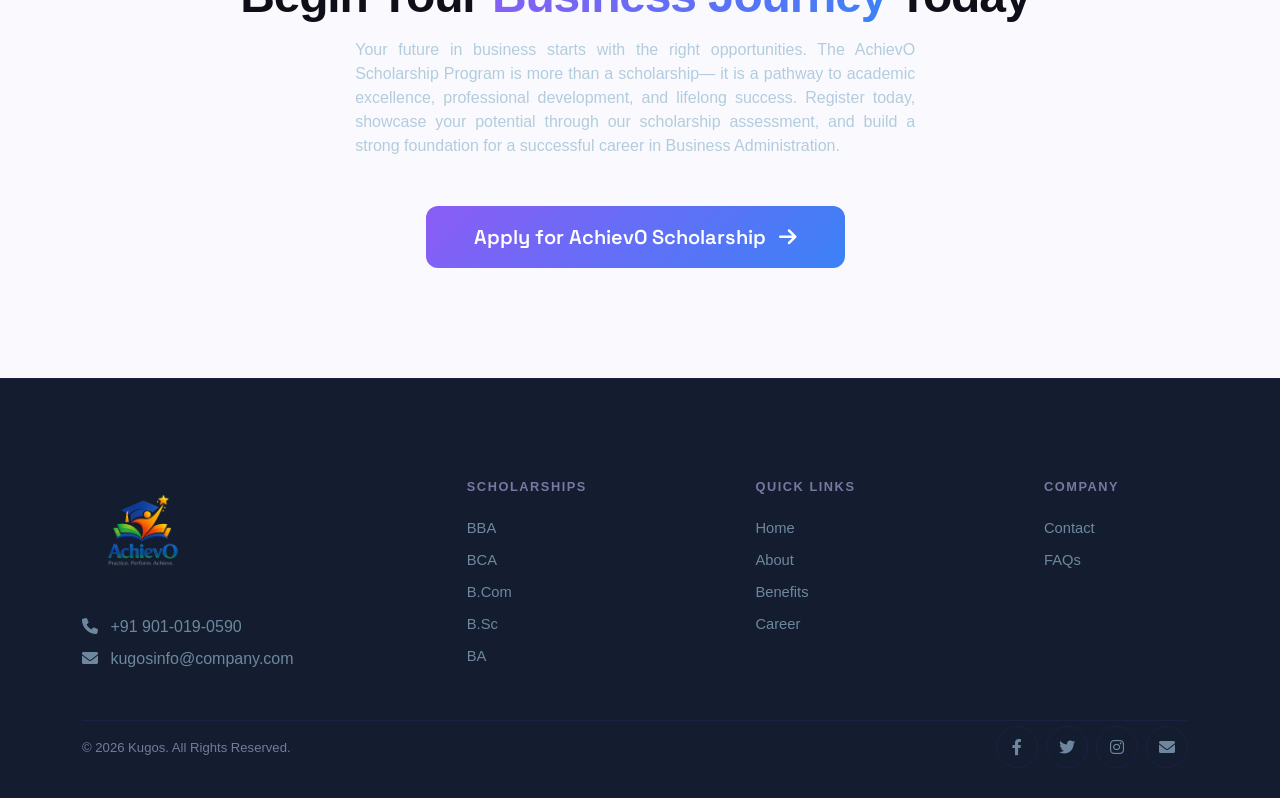
<file: templates/bba.html>
<!DOCTYPE html>
<html lang="en" class="lm" id="htmlRoot">

<head>
    <meta charset="UTF-8">
    <meta name="viewport" content="width=device-width, initial-scale=1.0">
    <title>AchievO Scholarship for BBA Students | Merit Scholarship Program</title>

    <meta name="description"
        content="AchievO Scholarship for BBA Students offers merit-based scholarships, AI-powered learning, mock assessments, performance analytics, and career guidance for future business leaders.">
    <meta name="keywords"
        content="BBA Scholarship, AchievO Scholarship, Business Administration Scholarship, Merit Scholarship, BBA Students, Management Scholarship">
    <meta name="robots" content="index,follow">
    <meta property="og:title" content="AchievO Scholarship for BBA Students">
    <meta property="og:description"
        content="Empowering Future Business Leaders through Scholarships, AI Learning and Career Development.">

    <link rel="icon" href="/assets/img/AchievO favicon.png" type="image/png">
    <link rel="preconnect" href="https://fonts.googleapis.com">
    <link href="https://fonts.googleapis.com/css2?family=Space+Grotesk:wght@300;400;500;600;700&display=swap"
        rel="stylesheet">
    <link href="/css/bootstrap.min.css" rel="stylesheet">
    <link href="/css/aos.css" rel="stylesheet">
    <link href="/css/swiper-bundle.min.css" rel="stylesheet">
    <link rel="stylesheet" href="/css/all.min.css">
    <link rel="stylesheet" href="/css/magnific-popup.css">
    <!--chatbotcss-->
    <link rel="stylesheet" href="/css/chatbot.css" />
    <link rel="stylesheet" href="/css/style.css">
    <link rel="stylesheet" href="/css/courses.css" />


</head>

<body>
    <div id="cursor-glow"></div>
    <div id="landing">

        <!-- ================= NAVBAR ================= -->
        <nav id="nbar">
            <div class="container">
                <div class="d-flex align-items-center justify-content-between w-100">
                    <a class="navbar-brand d-flex align-items-center gap-3" href="/index.html">
                        <img src="/assets/img/logo.png" class="img-fluid logo-i" alt="AchievO Logo">
                    </a>
                    <div class="d-none d-lg-flex align-items-center gap-1 mx-auto">
                        <a href="#hero" class="nav-link">Home</a>
                        <a href="#about" class="nav-link">About</a>
                        <a href="#scholarship-benefits" class="nav-link">Benefits</a>
                        <a href="#career" class="nav-link">Career</a>
                        <a href="#contact" class="nav-link">Contact</a>
                    </div>
                    <div class="d-flex align-items-center gap-2">
                        <button class="boc d-flex align-items-center justify-content-center" id="thbtn"
                            style="width:38px;height:38px;padding:0;border-radius:12px">
                            <i class="fa-solid fa-sun" id="suni" style="display:none"></i>
                            <i class="fa-solid fa-moon" id="mooni"></i>
                        </button>
                        <a href="register2.html" class="bgrd btn px-3 py-2 d-none d-sm-flex align-items-center gap-1">
                            Apply Now
                            <i class="fa-solid fa-arrow-right fa-sm"></i>
                        </a>
                        <button class="boc d-lg-none px-2 py-2" id="mbtog">
                            <i class="fa-solid fa-bars" id="barIcon"></i>
                            <i class="fa-solid fa-xmark" id="xIcon" style="display:none"></i>
                        </button>
                    </div>
                </div>
            </div>
        </nav>

        <!-- Mobile Menu -->
        <div id="mbmenu">
            <a href="#hero" class="nav-link d-block py-3 border-bottom">Home</a>
            <a href="#about" class="nav-link d-block py-3 border-bottom">About</a>
            <a href="#benefits" class="nav-link d-block py-3 border-bottom">Benefits</a>
            <a href="#career" class="nav-link d-block py-3 border-bottom">Career</a>
            <a href="./index.html#contact" class="nav-link d-block py-3">Contact</a>
            <div class="mt-3">
                <a href="/templates/register.html" class="bgrd btn w-100">
                    Apply Now
                </a>
            </div>
        </div>

        <!-- ================= HERO ================= -->
        <section id="heroc" style="background: url('/assets/img/hero_bg.png') center center/cover no-repeat;
           min-height: 100vh;">
            <div class="heroc-grid container">
                <div class="row align-items-center gy-5">
                    <div class="col-lg-12 rv">
                        <span class="hbadge">
                            <div class="bdot"></div>
                            Merit Based Scholarship
                        </span>
                        <h1 class="h1">
                            AchievO Scholarship
                            <span class="gt">for BBA Students</span>
                        </h1>
                        <p class="ssub mb-4">
                            Empowering Future Business Leaders through merit-based scholarships,
                            AI-powered learning, mock assessments, performance analytics,
                            and continuous academic guidance.
                        </p>
                        <div class="d-flex flex-wrap gap-3">
                            <a href="register2.html" class="bgrd btn btn-lg">
                                Apply for Scholarship
                            </a>
                            <a href="#about" class="boc btn btn-lg">
                                Learn More
                            </a>
                        </div>
                    </div>
                </div>
            </div>
        </section>

        <!-- ================= ABOUT ================= -->
        <section class="sp" id="about">
            <div class="container">
                <div class="text-center mb-5 rv">
                    <span class="slbl">
                        AchievO Scholarship
                    </span>
                    <h2 class="stitle">
                        Empowering
                        <span class="gt">
                            Future Business Leaders
                        </span>
                    </h2>
                    <p class="sub mx-auto">
                        At AchievO, we believe that talent, determination, and ambition deserve
                        the right opportunities.
                    </p>
                </div>
                <div class="row justify-content-center">
                    <div class="col-lg-10 rv">
                        <div class="gc p-5">
                            <p>
                                Our Scholarship Program is designed to identify promising students and
                                support them throughout their academic journey.
                                For aspiring BBA students, AchievO offers far more than financial
                                assistance.
                                Students receive access to AI-powered learning resources, merit-based
                                scholarship opportunities, detailed performance analytics, mock
                                assessments, study materials, and personalized academic guidance that
                                help build the knowledge, skills, and confidence required for a
                                successful career in business and management.
                            </p>
                            <p class="mb-0">
                                By participating in the AchievO Scholarship Program, students develop
                                strong academic foundations while preparing for internships,
                                placements, entrepreneurship, and higher education.
                            </p>
                        </div>
                    </div>
                </div>
            </div>
        </section>


        <!-- ================= HOW ACHIEVO SUPPORTS ================= -->
        <section class="sp" id="support" style="background:var(--bg2)">
            <div class="container">
                <div class="row align-items-center g-5">
                    <div class="col-lg-6 rv">
                        <span class="slbl">
                            Your Learning Journey
                        </span>
                        <h2 class="stitle">
                            How AchievO Supports
                            <span class="gt">Your BBA Journey</span>
                        </h2>
                        <p class="ssub mb-4">
                            AchievO goes beyond traditional scholarship programs by
                            helping students continuously improve their academic
                            performance through learning resources, analytics,
                            assessments and career preparation.
                        </p>
                        <ul class="list-unstyled">
                            <li class="mb-3">
                                <i class="fa-solid fa-circle-check me-2 text-primary"></i>
                                Participate in scholarship assessments
                            </li>
                            <li class="mb-3">
                                <i class="fa-solid fa-circle-check me-2 text-primary"></i>
                                Access detailed performance analytics
                            </li>
                            <li class="mb-3">
                                <i class="fa-solid fa-circle-check me-2 text-primary"></i>
                                Identify strengths and improvement areas
                            </li>
                            <li class="mb-3">
                                <i class="fa-solid fa-circle-check me-2 text-primary"></i>
                                Practice AI-powered mock assessments
                            </li>
                            <li class="mb-3">
                                <i class="fa-solid fa-circle-check me-2 text-primary"></i>
                                Access digital study materials
                            </li>
                            <li class="mb-3">
                                <i class="fa-solid fa-circle-check me-2 text-primary"></i>
                                Monitor progress through the Student Dashboard
                            </li>
                            <li class="mb-3">
                                <i class="fa-solid fa-circle-check me-2 text-primary"></i>
                                Prepare for placements and higher education
                            </li>
                        </ul>
                    </div>
                    <div class="col-lg-6 rv">
                        <img src="/assets/img/courses/degree.jpg" class="img-fluid rounded-4 shadow"
                            alt="AchievO Student Dashboard">
                    </div>
                </div>
            </div>
        </section>

        <!-- ================= BENEFITS ================= -->
        <section class="sp" id="scholarship-benefits">
            <div class="container">
                <div class="text-center mb-5 rv">
                    <span class="slbl">Scholarship Benefits</span>
                    <h2 class="stitle">
                        Benefits of the
                        <span class="gt">AchievO Scholarship</span>
                    </h2>
                    <p class="sub mx-auto">
                        Receiving an AchievO Scholarship provides students with
                        opportunities that extend far beyond financial assistance.
                    </p>
                </div>
                <div class="row g-4">
                    <div class="col-lg-4 col-md-6 rv">
                        <div class="gc p-4 h-100">
                            <div class="ftico">
                                <i class="fa-solid fa-medal"></i>
                            </div>
                            <h4>Merit Scholarship Awards</h4>
                            <p>
                                Earn scholarships based on academic excellence and
                                scholarship assessment performance.
                            </p>
                        </div>
                    </div>
                    <div class="col-lg-4 col-md-6 rv">
                        <div class="gc p-4 h-100">
                            <div class="ftico">
                                <i class="fa-solid fa-wallet"></i>
                            </div>
                            <h4>Reduced Educational Expenses</h4>
                            <p>
                                Lower your financial burden while continuing your
                                higher education.
                            </p>
                        </div>
                    </div>
                    <div class="col-lg-4 col-md-6 rv">
                        <div class="gc p-4 h-100">
                            <div class="ftico">
                                <i class="fa-solid fa-book-open-reader"></i>
                            </div>
                            <h4>Exclusive Learning Resources</h4>
                            <p>
                                Gain access to premium study materials and digital
                                learning resources.
                            </p>
                        </div>
                    </div>
                    <div class="col-lg-4 col-md-6 rv">
                        <div class="gc p-4 h-100">
                            <div class="ftico">
                                <i class="fa-solid fa-chart-line"></i>
                            </div>
                            <h4>Academic Recommendations</h4>
                            <p>
                                Receive personalized recommendations based on your
                                strengths and performance.
                            </p>
                        </div>
                    </div>
                    <div class="col-lg-4 col-md-6 rv">
                        <div class="gc p-4 h-100">
                            <div class="ftico">
                                <i class="fa-solid fa-lightbulb"></i>
                            </div>
                            <h4>Skill Development</h4>
                            <p>
                                Improve communication, leadership, analytical and
                                business skills throughout your journey.
                            </p>
                        </div>
                    </div>
                    <div class="col-lg-4 col-md-6 rv">
                        <div class="gc p-4 h-100">
                            <div class="ftico">
                                <i class="fa-solid fa-briefcase"></i>
                            </div>
                            <h4>Placement Preparation</h4>
                            <p>
                                Build confidence for placements, internships and
                                competitive examinations.
                            </p>
                        </div>
                    </div>
                </div>
            </div>
        </section>

        <!-- ================= SKILLS ================= -->
        <section class="sp skill-section" id="skills">
            <div class="container">
                <div class="text-center mb-5 rv">
                    <span class="slbl">
                        PROFESSIONAL SKILLS
                    </span>
                    <h2 class="stitle">
                        Skills You'll Develop
                        <span class="gt">
                            With AchievO
                        </span>
                    </h2>
                    <p class="ssub mx-auto" style="max-width:720px; text-align: center;">
                        The AchievO learning ecosystem helps students develop
                        practical, professional, and career-ready skills that are
                        highly valued in higher education and the workplace.
                    </p>
                </div>
                <div class="row gy-5">

                    <!-- LEFT SIDE -->
                    <div class="col-lg-5">
                        <div class="skill-menu">

                            <div class="skill-card active" data-icon="fa-users" data-title="Leadership"
                                data-desc="Develop confidence to lead teams, make informed decisions and inspire others."
                                data-points="Team Building|Decision Making|Leadership">
                                <i class="fa-solid fa-users"></i>
                                <span>Leadership</span>
                            </div>

                            <div class="skill-card" data-icon="fa-comments" data-title="Communication"
                                data-desc="Improve verbal, written and interpersonal communication for academic and professional success."
                                data-points="Public Speaking|Presentation Skills|Active Listening">
                                <i class="fa-solid fa-comments"></i>
                                <span>Communication</span>
                            </div>

                            <div class="skill-card" data-icon="fa-scale-balanced" data-title="Decision Making"
                                data-desc="Strengthen your ability to evaluate situations and make smart, logical decisions."
                                data-points="Logical Thinking|Judgement|Planning">
                                <i class="fa-solid fa-scale-balanced"></i>
                                <span>Decision Making</span>
                            </div>

                            <div class="skill-card" data-icon="fa-brain" data-title="Critical Thinking"
                                data-desc="Develop analytical thinking and problem-solving skills through real-world scenarios."
                                data-points="Reasoning|Analysis|Innovation">
                                <i class="fa-solid fa-brain"></i>
                                <span>Critical Thinking</span>
                            </div>

                            <div class="skill-card" data-icon="fa-people-group" data-title="Teamwork"
                                data-desc="Learn to collaborate effectively with peers and contribute towards shared goals."
                                data-points="Collaboration|Responsibility|Coordination">
                                <i class="fa-solid fa-user-group"></i>
                                <span>Teamwork</span>
                            </div>

                            <div class="skill-card" data-icon="fa-puzzle-piece" data-title="Problem Solving"
                                data-desc="Improve your ability to identify challenges and find practical solutions."
                                data-points="Creativity|Adaptability|Solution Building">
                                <i class="fa-solid fa-puzzle-piece"></i>
                                <span>Problem Solving</span>
                            </div>

                            <div class="skill-card" data-icon="fa-person-chalkboard" data-title="Presentation Skills"
                                data-desc="Gain confidence in presenting ideas clearly and professionally."
                                data-points="Confidence|Presentation|Speaking">
                                <i class="fa-solid fa-chalkboard-user"></i>
                                <span>Presentation Skills</span>
                            </div>

                            <div class="skill-card" data-icon="fa-clock" data-title="Time Management"
                                data-desc="Manage your time efficiently during exams and throughout your academic journey."
                                data-points="Planning|Productivity|Discipline">
                                <i class="fa-solid fa-clock"></i>
                                <span>Time Management</span>
                            </div>

                            <div class="skill-card" data-icon="fa-coins" data-title="Financial Awareness"
                                data-desc="Understand scholarships, budgeting and financial planning for education."
                                data-points="Budgeting|Scholarships|Planning">
                                <i class="fa-solid fa-coins"></i>
                                <span>Financial Awareness</span>
                            </div>

                            <div class="skill-card" data-icon="fa-rocket" data-title="Entrepreneurship"
                                data-desc="Build entrepreneurial thinking and innovative business perspectives."
                                data-points="Innovation|Business Ideas|Leadership">
                                <i class="fa-solid fa-rocket"></i>
                                <span>Entrepreneurship</span>
                            </div>

                            <div class="skill-card" data-icon="fa-handshake" data-title="Professional Ethics"
                                data-desc="Develop integrity, accountability and ethical values for professional success."
                                data-points="Integrity|Professionalism|Respect">
                                <i class="fa-solid fa-handshake"></i>
                                <span>Professional Ethics</span>
                            </div>

                            <div class="skill-card" data-icon="fa-chart-simple" data-title="Analytical Thinking"
                                data-desc="Interpret data, evaluate information and make informed academic decisions."
                                data-points="Data Analysis|Research|Logical Thinking">
                                <i class="fa-solid fa-chart-simple"></i>
                                <span>Analytical Thinking</span>
                            </div>

                        </div>
                    </div>

                    <!-- RIGHT SIDE -->
                    <div class="col-lg-7">
                        <div class="sticky-panel">
                            <div class="skill-info gc p-5">
                                <div id="skillIcon">
                                    <i class="fa-solid fa-users"></i>
                                </div>
                                <span class="slbl mb-3">
                                    Career Ready Skill
                                </span>
                                <h2 id="skillTitle">
                                    Leadership
                                </h2>
                                <p id="skillDesc">
                                    Develop confidence to lead teams, make informed
                                    decisions and inspire others in academic and
                                    professional environments.
                                </p>
                                <ul id="skillList">
                                    <li>Team Building</li>
                                    <li>Decision Making</li>
                                    <li>Leadership</li>
                                </ul>
                                <a href="register2.html" class="bgrd btn   align-items-center ">
                                    Join PG-MTK
                                </a>
                            </div>
                        </div>
                    </div>
                </div>
            </div>
        </section>

        <!-- ================= FUTURE OUTCOMES ================= -->
        <section class="sp" id="career">
            <div class="container">
                <div class="text-center mb-5 rv">
                    <span class="slbl">
                        Future Opportunities
                    </span>
                    <h2 class="stitle">
                        Your Career &
                        <span class="gt">Higher Education Path</span>
                    </h2>
                </div>
                <div class="row g-5">
                    <div class="col-lg-6 rv">
                        <div class="gc p-5 h-100">
                            <h3 class="mb-4">
                                Career Opportunities
                            </h3>
                            <div class="row">
                                <div class="col-6">
                                    <ul class="list-unstyled">
                                        <li class="mb-3">✔ BD Executive</li>
                                        <li class="mb-3">✔ Marketing Executive</li>
                                        <li class="mb-3">✔ HR Executive</li>
                                        <li class="mb-3">✔ Financial Analyst</li>
                                        <li class="mb-3">✔ Operations Executive</li>
                                        <li class="mb-3">✔ Sales Executive</li>
                                        <li class="mb-3">✔ Banking Professional</li>
                                    </ul>
                                </div>
                                <div class="col-6">
                                    <ul class="list-unstyled">
                                        <li class="mb-3">✔ Business Consultant</li>
                                        <li class="mb-3">✔ Retail Manager</li>
                                        <li class="mb-3">✔ CRM Executive</li>
                                        <li class="mb-3">✔ Supply Chain Executive</li>
                                        <li class="mb-3">✔ Digital Marketing Executive</li>
                                        <li class="mb-3">✔ Project Coordinator</li>
                                        <li class="mb-3">✔ Entrepreneur</li>
                                    </ul>
                                </div>
                            </div>
                        </div>
                    </div>
                    <div class="col-lg-6 rv">
                        <div class="gc p-5 h-100">
                            <h3 class="mb-4">
                                Higher Education
                            </h3>
                            <div class="row">
                                <div class="col-6">
                                    <ul class="list-unstyled">
                                        <li class="mb-3">✔ MBA</li>
                                        <li class="mb-3">✔ PGDM</li>
                                        <li class="mb-3">✔ M.Com</li>
                                        <li class="mb-3">✔ MMS</li>
                                        <li class="mb-3">✔ CFA</li>
                                        <li class="mb-3">✔ CA</li>
                                        <li class="mb-3">✔ CS</li>
                                    </ul>
                                </div>
                                <div class="col-6">
                                    <ul class="list-unstyled">
                                        <li class="mb-3">✔ CMA</li>
                                        <li class="mb-3">✔ Business Analytics</li>
                                        <li class="mb-3">✔ International Business</li>
                                        <li class="mb-3">✔ Supply Chain Management</li>
                                        <li class="mb-3">✔ Digital Marketing</li>
                                        <li class="mb-3">✔ HR Management</li>
                                        <li class="mb-3">✔ Finance & Investment</li>
                                    </ul>
                                </div>
                            </div>
                        </div>
                    </div>
                </div>
            </div>
        </section>

        <!-- ================= SUCCESS JOURNEY ================= -->
        <section class="sp" id="success" style="background:var(--bg2)">
            <div class="container">
                <div class="row justify-content-center">
                    <div class="col-lg-10 text-center rv">
                        <span class="slbl">
                            Your Future Starts Here
                        </span>
                        <h2 class="stitle">
                            Your Success Journey with
                            <span class="gt">AchievO</span>
                        </h2>
                        <p class="ssub mx-auto mb-4">
                            AchievO is dedicated to helping students transform their
                            academic potential into real-world success. Through
                            scholarships, personalized learning support, performance
                            analytics, AI-powered learning insights, and continuous
                            skill development, students are equipped to face future
                            academic and professional challenges with confidence.
                        </p>
                        <p class="ssub mx-auto">
                            Whether your ambition is to secure a top placement, pursue
                            higher education, become a successful entrepreneur, or take
                            on leadership roles in the corporate world, AchievO provides
                            the guidance, resources, and learning ecosystem to help you
                            move closer to your goals.
                        </p>
                    </div>
                </div>
            </div>
        </section>

        <!-- ================= CTA ================= -->
        <section id="cta">
            <div class="container">
                <div class="row justify-content-center">
                    <div class="col-lg-9 text-center rv">
                        <span class="slbl">
                            Begin Today
                        </span>
                        <h2 class="stitle">
                            Begin Your
                            <span class="gt">Business Journey</span>
                            Today
                        </h2>
                        <p class="ssub mx-auto mb-5">
                            Your future in business starts with the right
                            opportunities.
                            The AchievO Scholarship Program is more than a scholarship—
                            it is a pathway to academic excellence, professional
                            development, and lifelong success.
                            Register today, showcase your potential through our
                            scholarship assessment, and build a strong foundation for a
                            successful career in Business Administration.
                        </p>
                        <a href="register2.html" class="bgrd btn btn-lg px-5 py-3">
                            Apply for AchievO Scholarship
                            <i class="fa-solid fa-arrow-right ms-2"></i>
                        </a>
                    </div>
                </div>
            </div>
        </section>

        <!-- ================= FOOTER ================= -->
        <footer id="foot" style="background:var(--main)">
            <div class="container">
                <div class="row g-5 mb-5">
                    <!-- Logo & About -->
                    <div class="col-lg-4 d-flex flex-column">
                        <a class="mb-3" href="#">
                            <img src="/assets/img/logo.png" alt="AchievO Logo" style="height:200px;">
                        </a>
                        <div class="contact-info">
                            <p class="mb-2">
                                <a href="tel:+919010190590">
                                    <i class="fa-solid fa-phone me-2"></i>
                                    +91 901-019-0590
                                </a>
                            </p>
                            <p class="contact-info">
                                <a href="mailto:kugosinfo@company.com">
                                    <i class="fa-solid fa-envelope me-2"></i>
                                    kugosinfo@company.com
                                </a>
                            </p>
                        </div>
                    </div>
                    <div class="col-lg-3 col-md-4 col-6 fcol">
                        <h5>Scholarships</h5>
                        <a href="bba.html">BBA</a>
                        <a href="bca.html">BCA</a>
                        <a href="bcom.html">B.Com</a>
                        <a href="bsc.html">B.Sc</a>
                        <a href="ba.html">BA</a>
                    </div>
                    <div class="col-lg-3 col-md-4 col-6 fcol">
                        <h5>Quick Links</h5>
                        <a href="index.html">Home</a>
                        <a href="#about">About</a>
                        <a href="#benefits">Benefits</a>
                        <a href="#career">Career</a>
                    </div>
                    <!-- Company -->
                    <div class="col-6 col-md-2 fcol">
                        <h5>Company</h5>
                        <a href="#contact">Contact</a>
                        <a href="#faq">FAQs</a>
                    </div>
                </div>
                <!-- Bottom Bar -->
                <div class="bottom-bar d-flex align-items-center justify-content-between flex-wrap gap-3"
                    style="border-top:1px solid var(--bd)">
                    <p style="font-size:.82rem;color:var(--tx3);margin:0">
                        © 2026 Kugos. All Rights Reserved.
                    </p>
                    <div class="d-flex gap-2">
                        <a href="https://www.facebook.com/" target="_blank" class="sico">
                            <i class="fa-brands fa-facebook-f"></i>
                        </a>
                        <a href="https://x.com/" target="_blank" class="sico">
                            <i class="fa-brands fa-twitter"></i>
                        </a>
                        <a href="https://www.instagram.com/" target="_blank" class="sico">
                            <i class="fa-brands fa-instagram"></i>
                        </a>
                        <a href="mailto:kugosinfo@company.com" class="sico">
                            <i class="fa-solid fa-envelope"></i>
                        </a>
                    </div>
                </div>
            </div>
        </footer>
    </div>

    <!--chatbot-->
    <div id="chat-icon" class="chat-icon">
        <img src="/assets/img/chat.png" alt="Chatbot">
    </div>
    <div id="chat-box" class="chat-box">
        <div class="chat-header">
            <span>🎓 Scholarship Assistant</span>
            <span id="close-chat" class="close-btn">&times;</span>
        </div>
        <div id="chat-body" class="chat-body"></div>
    </div>


    <!-- ================= SCRIPTS ================= -->
    <script src="/js/jquery-3.7.1.min.js"></script>
    <script src="/js/bootstrap.bundle.min.js"></script>
    <script src="/js/aos.js"></script>
    <script src="/js/chart.umd.min.js"></script>
    <script src="/js/jquery.magnific-popup.min.js"></script>
    <!--datachatbot-->
    <script src="/js/datachatbot.js"></script>
    <!--chat bot-->
    <script src="/js/chatbot.js"></script>
    <script src="/js/main.js"></script>
    <script>
        AOS.init({
            duration: 800,
            once: true
        });
        const features = document.querySelectorAll(".feature-item");
        const preview = document.getElementById("featureImage");
        const observer = new IntersectionObserver(entries => {
            entries.forEach(entry => {
                if (entry.isIntersecting) {
                    features.forEach(f => f.classList.remove("active"));
                    entry.target.classList.add("active");
                    preview.src = entry.target.dataset.img;
                }
            });
        }, { threshold: .6 });
        features.forEach(item => observer.observe(item));
        const cards = document.querySelectorAll(".skill-card");
        cards.forEach(card => {
            card.addEventListener("mouseenter", () => {
                cards.forEach(c => c.classList.remove("active"));
                card.classList.add("active");
                skillTitle.innerHTML = card.dataset.title;
                skillDesc.innerHTML = card.dataset.desc;
                skillIcon.innerHTML =
                    `<i class="fa-solid ${card.dataset.icon}"></i>`;
                skillList.innerHTML = "";
                card.dataset.points.split("|").forEach(point => {
                    skillList.innerHTML += `<li>${point}</li>`;
                });
            });
        });
    </script>
</body>

</html>
</file>
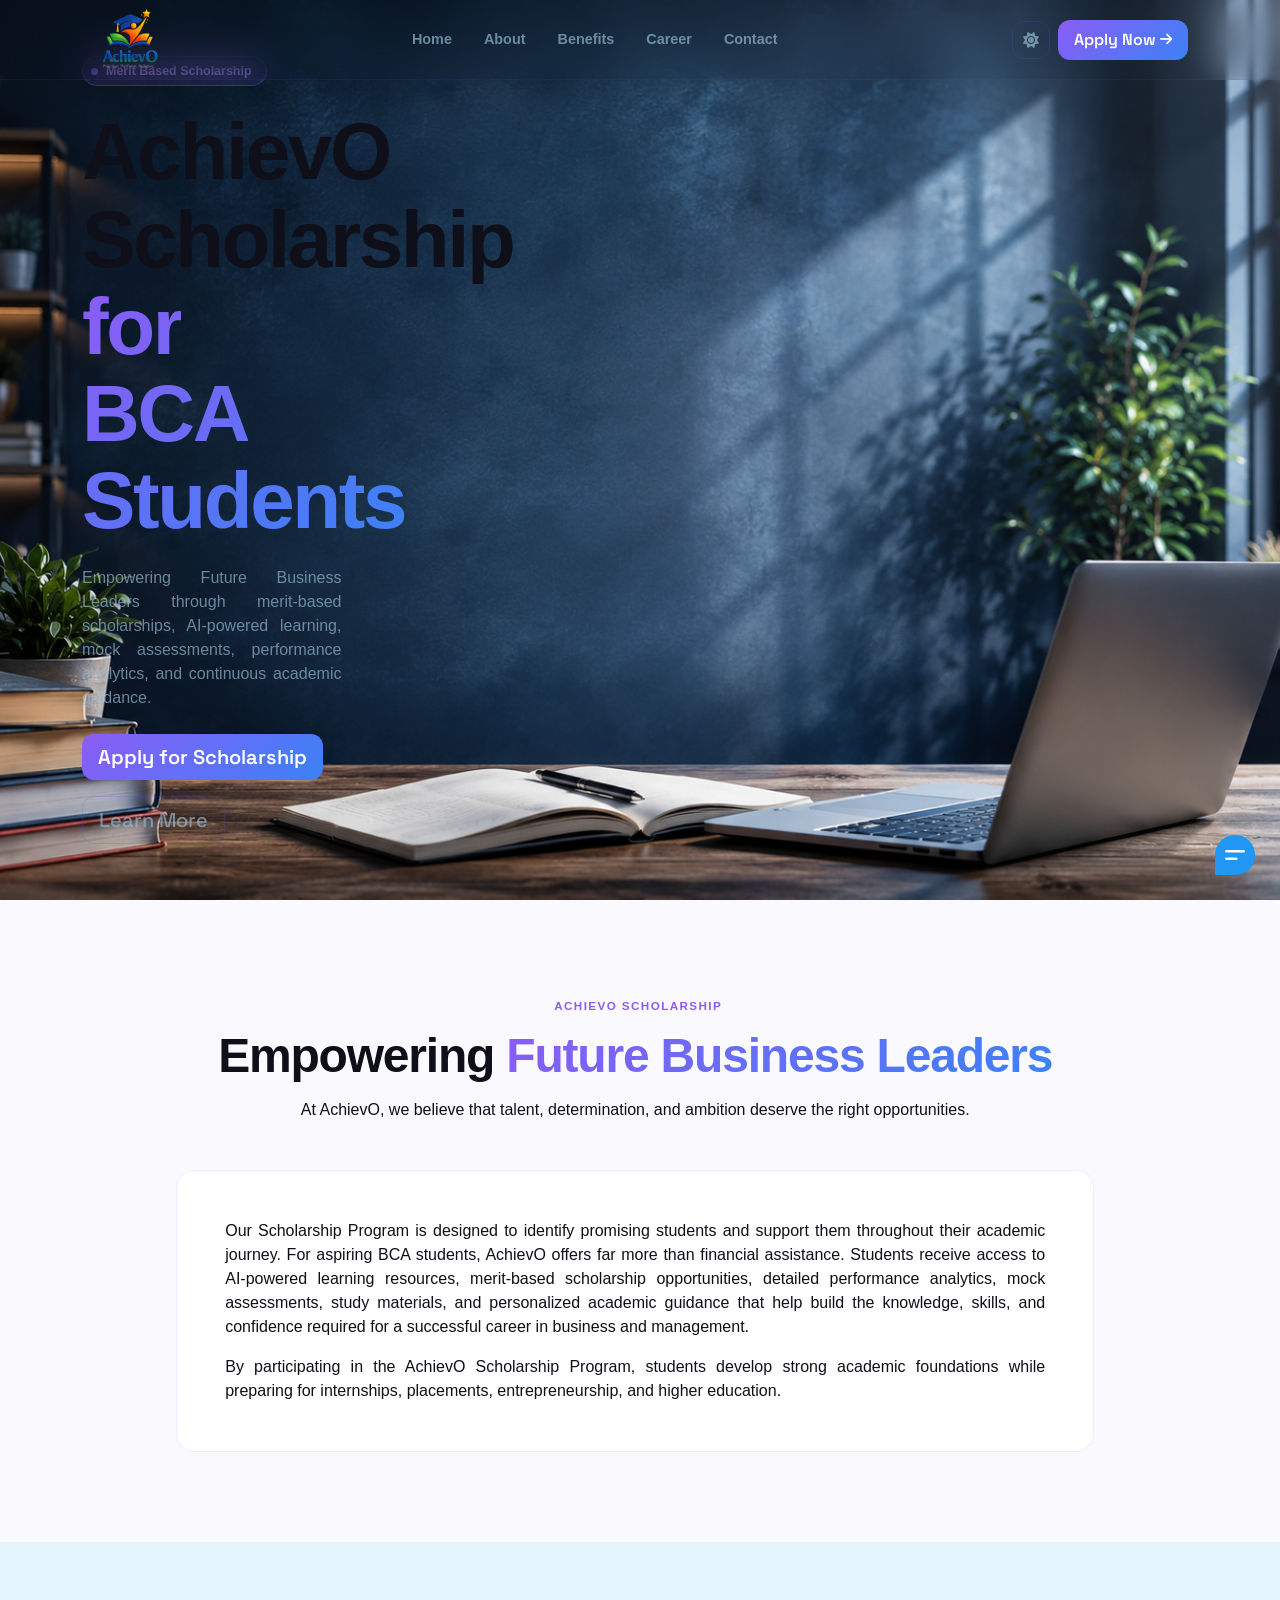
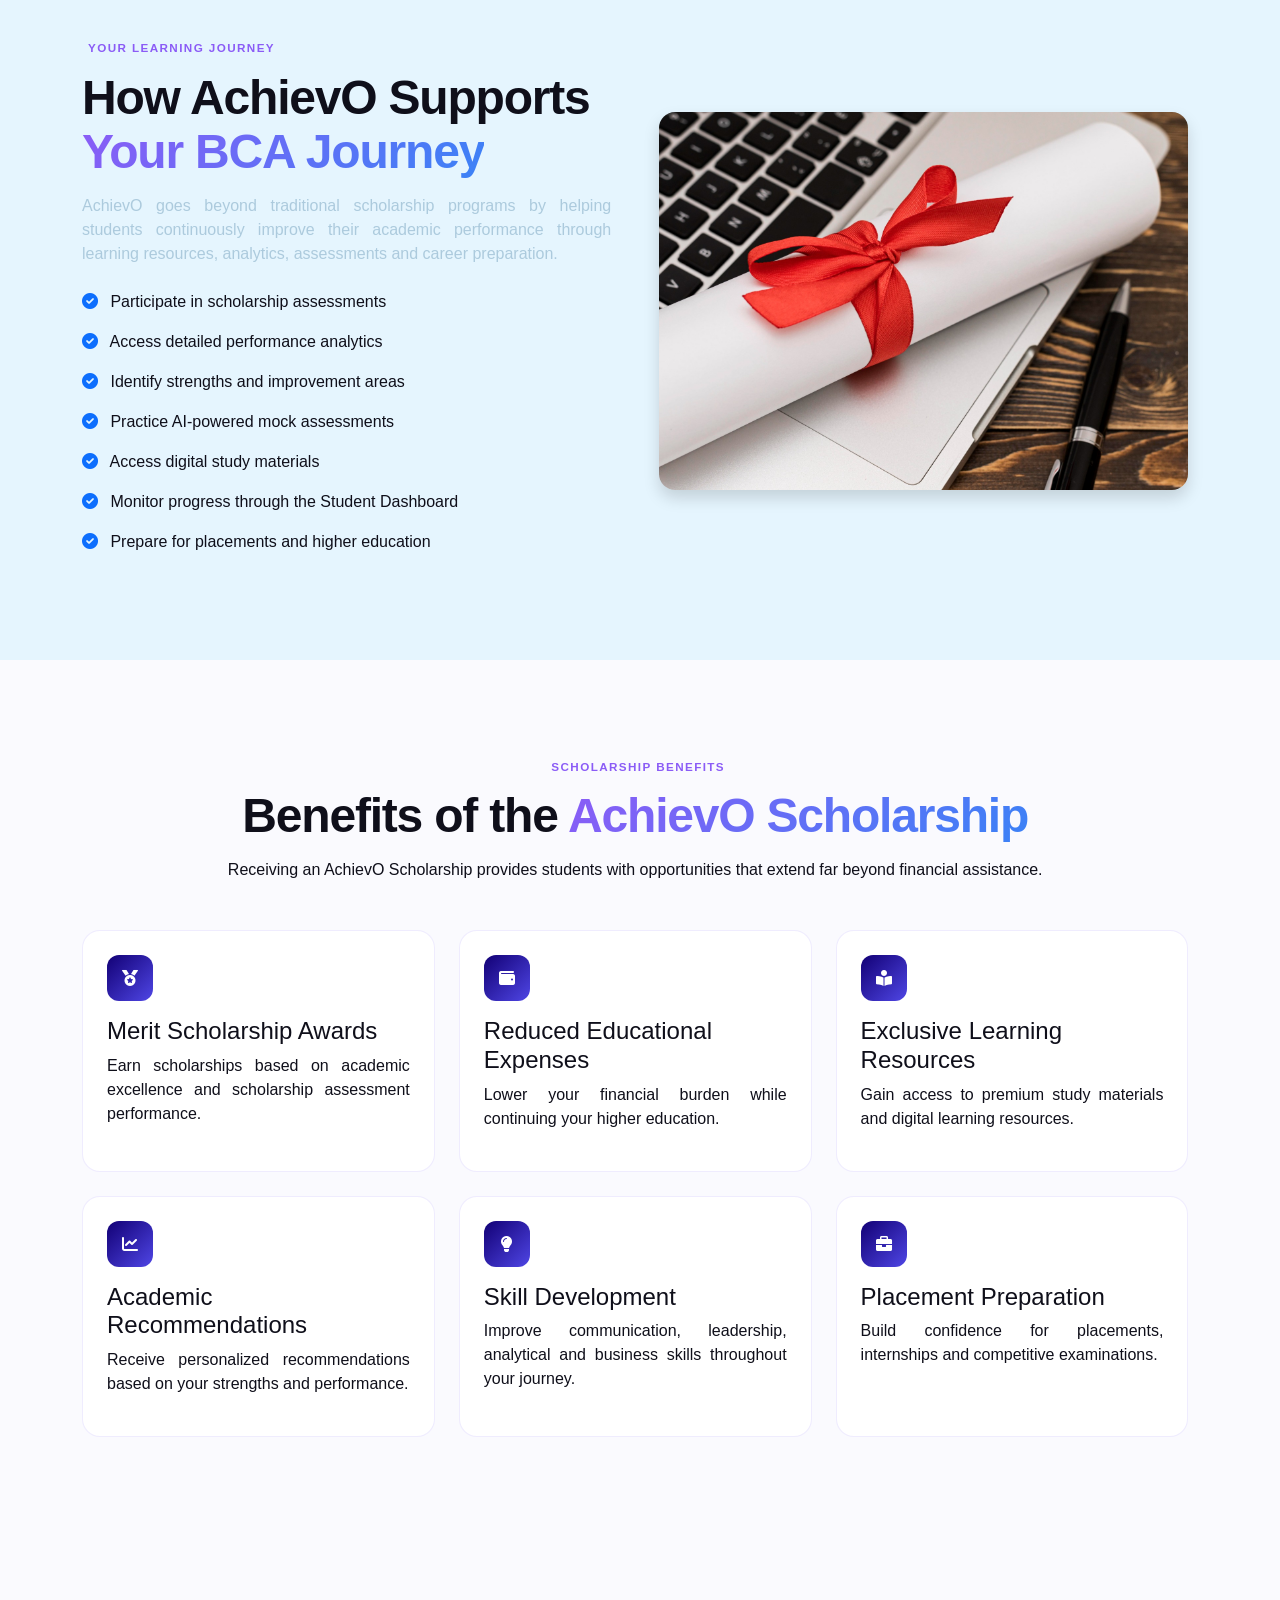
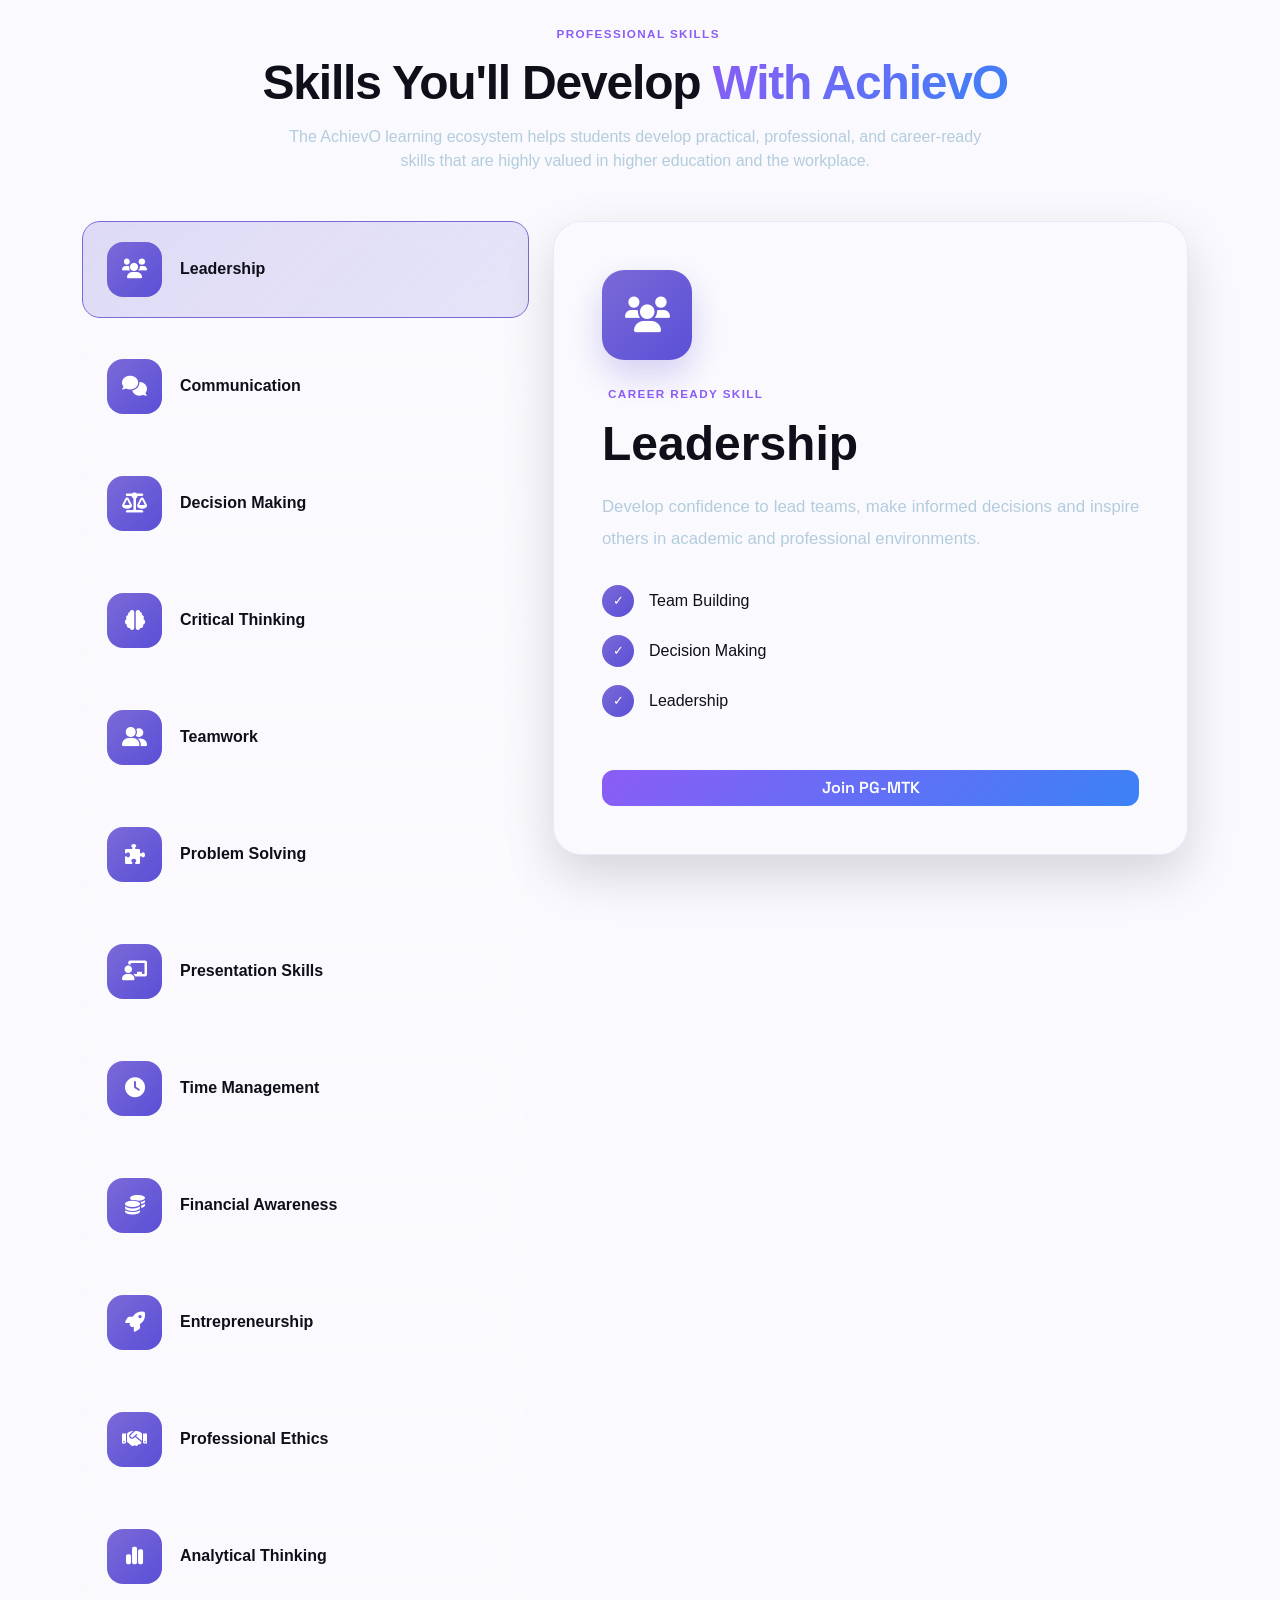
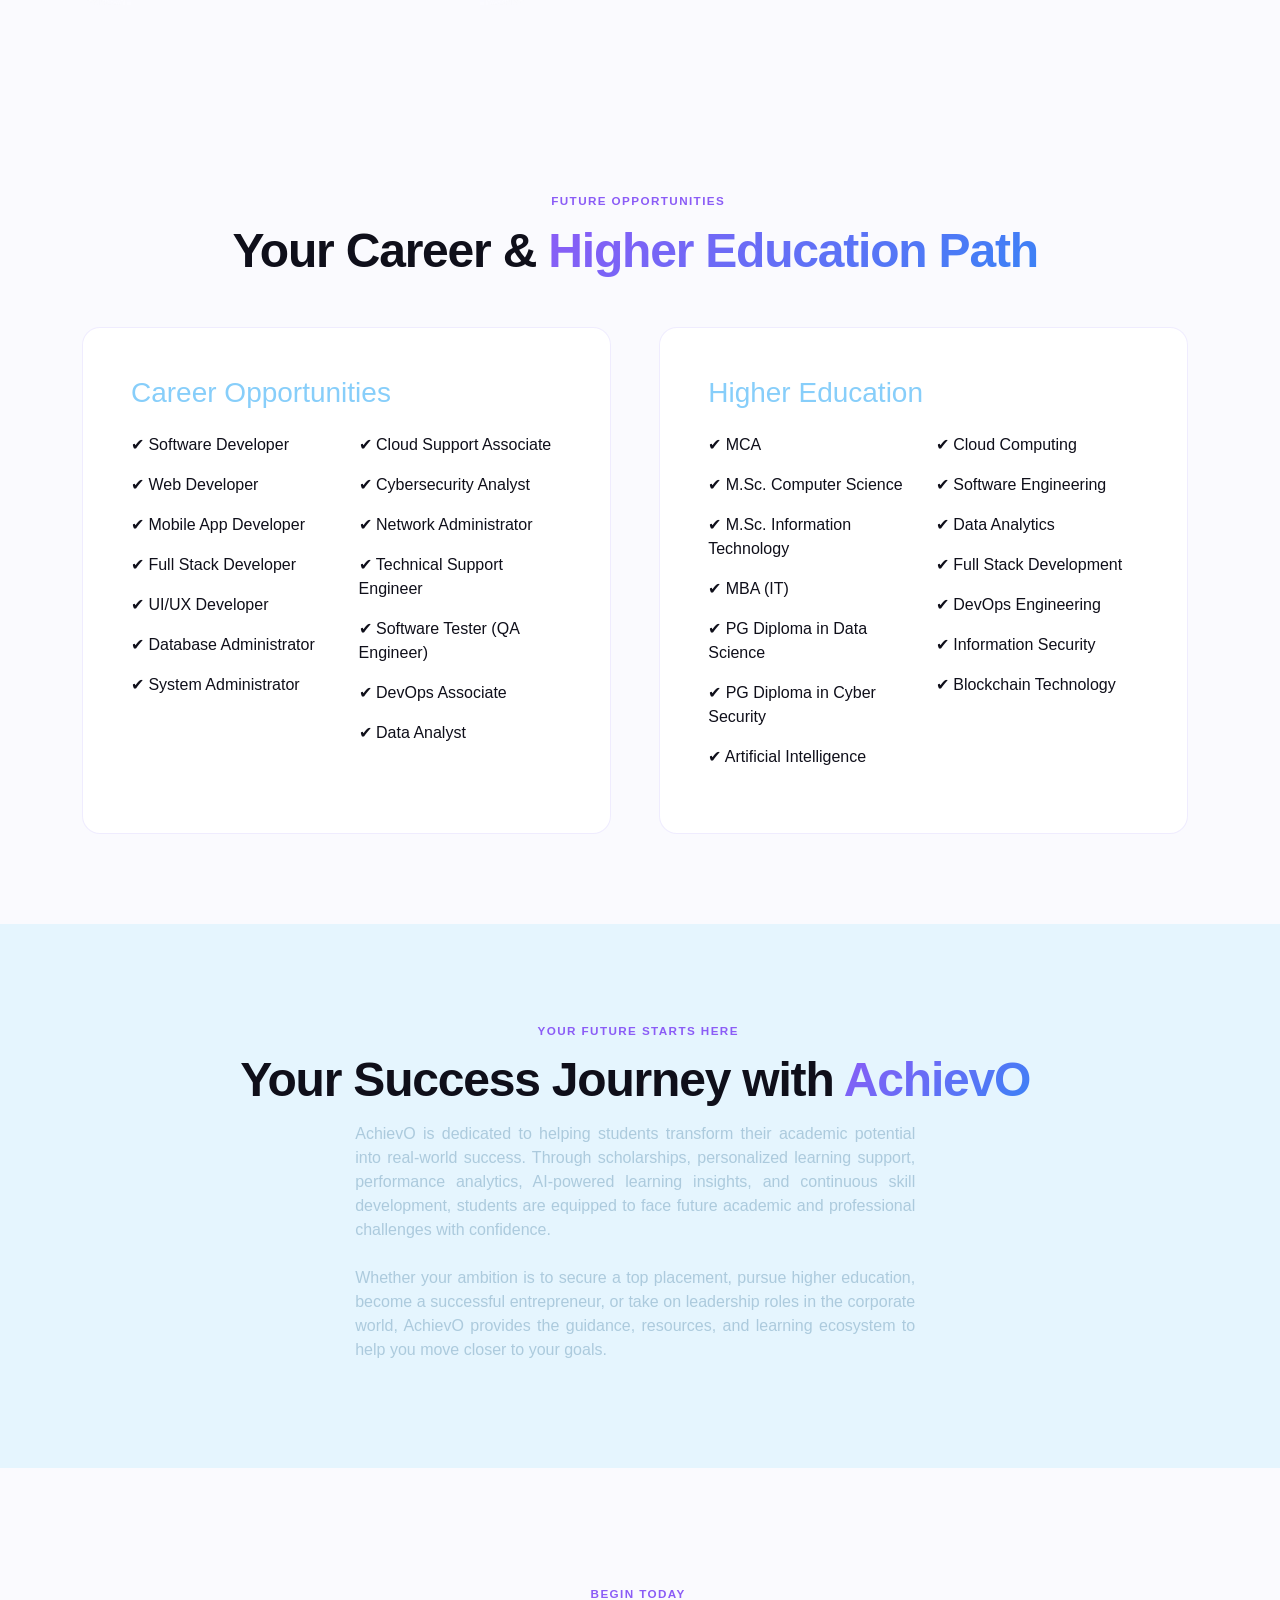
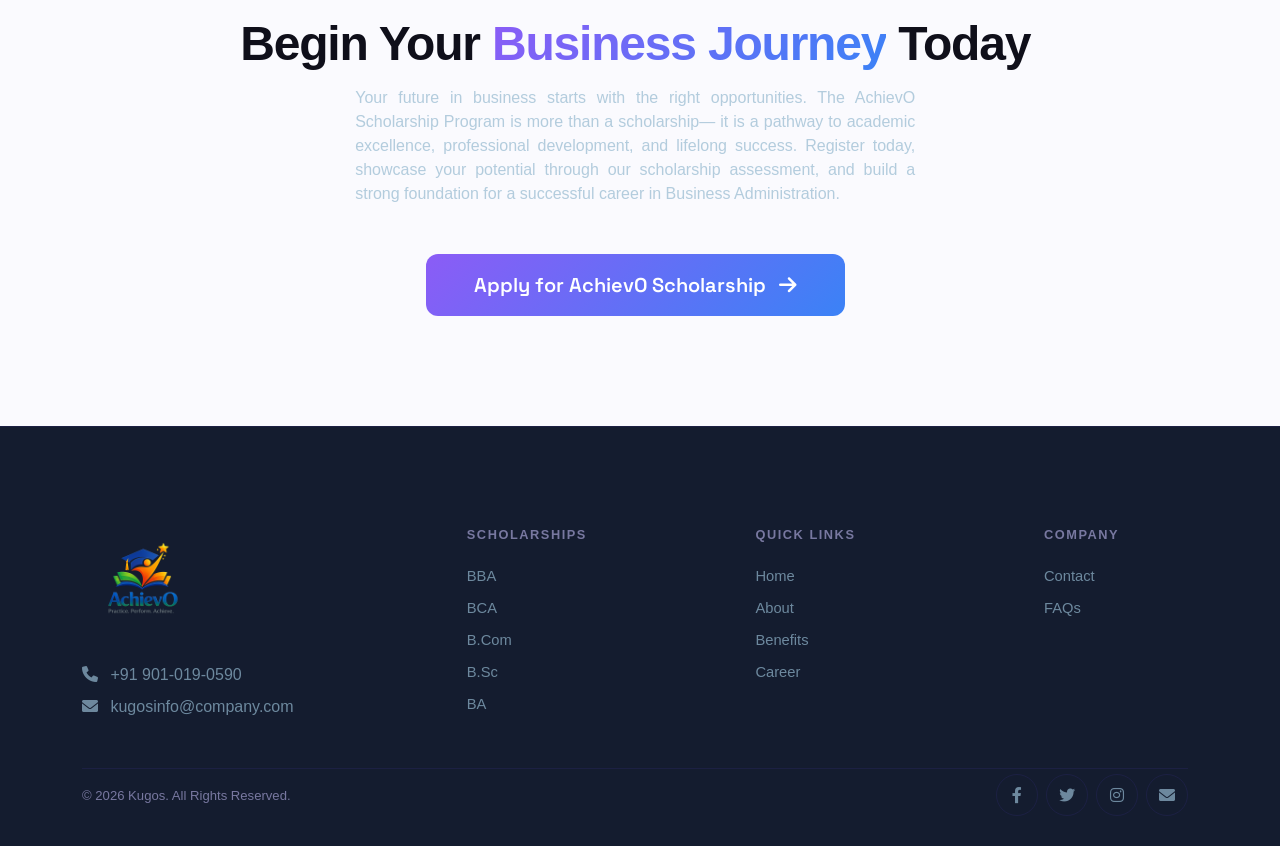
<file: templates/bca.html>
<!DOCTYPE html>
<html lang="en" class="lm" id="htmlRoot">

<head>
    <meta charset="UTF-8">
    <meta name="viewport" content="width=device-width, initial-scale=1.0">
    <title>AchievO Scholarship for BCA Students | Merit Scholarship Program</title>

    <meta name="description"
        content="AchievO Scholarship for BCA Students offers merit-based scholarships, AI-powered learning, mock assessments, performance analytics, coding practice, and career guidance for future IT professionals.">
    <meta name="keywords"
        content="BCA Scholarship, AchievO Scholarship, Bachelor of Computer Applications Scholarship, Merit Scholarship, BCA Students, Computer Applications, Software Development, Programming Scholarship">
    <meta name="robots" content="index,follow">
    <meta property="og:title" content="AchievO Scholarship for BCA Students">
    <meta property="og:description"
        content="Empowering Future IT Professionals through Scholarships, AI Learning, Coding Practice, and Career Development.">

    <link rel="icon" href="/assets/img/AchievO favicon.png" type="image/png">
    <link rel="preconnect" href="https://fonts.googleapis.com">
    <link href="https://fonts.googleapis.com/css2?family=Space+Grotesk:wght@300;400;500;600;700&display=swap"
        rel="stylesheet">
    <link href="/css/bootstrap.min.css" rel="stylesheet">
    <link href="/css/aos.css" rel="stylesheet">
    <link href="/css/swiper-bundle.min.css" rel="stylesheet">
    <link rel="stylesheet" href="/css/all.min.css">
    <link rel="stylesheet" href="/css/magnific-popup.css">
    <!--chatbotcss-->
    <link rel="stylesheet" href="/css/chatbot.css" />
    <link rel="stylesheet" href="/css/style.css">
    <link rel="stylesheet" href="/css/courses.css" />

</head>

<body>
    <div id="cursor-glow"></div>
    <div id="landing">

        <!-- ================= NAVBAR ================= -->
        <nav id="nbar">
            <div class="container">
                <div class="d-flex align-items-center justify-content-between w-100">
                    <a class="navbar-brand d-flex align-items-center gap-3" href="/index.html">
                        <img src="/assets/img/logo.png" class="img-fluid logo-i" alt="AchievO Logo">
                    </a>
                    <div class="d-none d-lg-flex align-items-center gap-1 mx-auto">
                        <a href="#hero" class="nav-link">Home</a>
                        <a href="#about" class="nav-link">About</a>
                        <a href="#scholarship-benefits" class="nav-link">Benefits</a>
                        <a href="#career" class="nav-link">Career</a>
                        <a href="#contact" class="nav-link">Contact</a>
                    </div>
                    <div class="d-flex align-items-center gap-2">
                        <button class="boc d-flex align-items-center justify-content-center" id="thbtn"
                            style="width:38px;height:38px;padding:0;border-radius:12px">
                            <i class="fa-solid fa-sun" id="suni" style="display:none"></i>
                            <i class="fa-solid fa-moon" id="mooni"></i>
                        </button>
                        <a href="register2.html" class="bgrd btn px-3 py-2 d-none d-sm-flex align-items-center gap-1">
                            Apply Now
                            <i class="fa-solid fa-arrow-right fa-sm"></i>
                        </a>
                        <button class="boc d-lg-none px-2 py-2" id="mbtog">
                            <i class="fa-solid fa-bars" id="barIcon"></i>
                            <i class="fa-solid fa-xmark" id="xIcon" style="display:none"></i>
                        </button>
                    </div>
                </div>
            </div>
        </nav>

        <!-- Mobile Menu -->
        <div id="mbmenu">
            <a href="#hero" class="nav-link d-block py-3 border-bottom">Home</a>
            <a href="#about" class="nav-link d-block py-3 border-bottom">About</a>
            <a href="#benefits" class="nav-link d-block py-3 border-bottom">Benefits</a>
            <a href="#career" class="nav-link d-block py-3 border-bottom">Career</a>
            <a href="./index.html#contact" class="nav-link d-block py-3">Contact</a>
            <div class="mt-3">
                <a href="/templates/register.html" class="bgrd btn w-100">
                    Apply Now
                </a>
            </div>
        </div>

        <!-- ================= HERO ================= -->
        <section id="heroc" style="background: url('/assets/img/hero_bg.png') center center/cover no-repeat;
           min-height: 100vh;">
            <div class="heroc-grid container">
                <div class="row align-items-center gy-5">
                    <div class="col-lg-6 rv">
                        <span class="hbadge">
                            <div class="bdot"></div>
                            Merit Based Scholarship
                        </span>
                        <h1 class="h1">
                            AchievO Scholarship
                            <span class="gt">for BCA Students</span>
                        </h1>
                        <p class="ssub mb-4">
                            Empowering Future Business Leaders through merit-based scholarships,
                            AI-powered learning, mock assessments, performance analytics,
                            and continuous academic guidance.
                        </p>
                        <div class="d-flex flex-wrap gap-3">
                            <a href="register2.html" class="bgrd btn btn-lg">
                                Apply for Scholarship
                            </a>
                            <a href="#about" class="boc btn btn-lg">
                                Learn More
                            </a>
                        </div>
                    </div>
                </div>
            </div>
        </section>

        <!-- ================= ABOUT ================= -->
        <section class="sp" id="about">
            <div class="container">
                <div class="text-center mb-5 rv">
                    <span class="slbl">
                        AchievO Scholarship
                    </span>
                    <h2 class="stitle">
                        Empowering
                        <span class="gt">
                            Future Business Leaders
                        </span>
                    </h2>
                    <p class="sub mx-auto">
                        At AchievO, we believe that talent, determination, and ambition deserve
                        the right opportunities.
                    </p>
                </div>
                <div class="row justify-content-center">
                    <div class="col-lg-10 rv">
                        <div class="gc p-5">
                            <p>
                                Our Scholarship Program is designed to identify promising students and
                                support them throughout their academic journey.
                                For aspiring BCA students, AchievO offers far more than financial
                                assistance.
                                Students receive access to AI-powered learning resources, merit-based
                                scholarship opportunities, detailed performance analytics, mock
                                assessments, study materials, and personalized academic guidance that
                                help build the knowledge, skills, and confidence required for a
                                successful career in business and management.
                            </p>
                            <p class="mb-0">
                                By participating in the AchievO Scholarship Program, students develop
                                strong academic foundations while preparing for internships,
                                placements, entrepreneurship, and higher education.
                            </p>
                        </div>
                    </div>
                </div>
            </div>
        </section>


        <!-- ================= HOW ACHIEVO SUPPORTS ================= -->
        <section class="sp" id="support" style="background:var(--bg2)">
            <div class="container">
                <div class="row align-items-center g-5">
                    <div class="col-lg-6 rv">
                        <span class="slbl">
                            Your Learning Journey
                        </span>
                        <h2 class="stitle">
                            How AchievO Supports
                            <span class="gt">Your BCA Journey</span>
                        </h2>
                        <p class="ssub mb-4">
                            AchievO goes beyond traditional scholarship programs by
                            helping students continuously improve their academic
                            performance through learning resources, analytics,
                            assessments and career preparation.
                        </p>
                        <ul class="list-unstyled">
                            <li class="mb-3">
                                <i class="fa-solid fa-circle-check me-2 text-primary"></i>
                                Participate in scholarship assessments
                            </li>
                            <li class="mb-3">
                                <i class="fa-solid fa-circle-check me-2 text-primary"></i>
                                Access detailed performance analytics
                            </li>
                            <li class="mb-3">
                                <i class="fa-solid fa-circle-check me-2 text-primary"></i>
                                Identify strengths and improvement areas
                            </li>
                            <li class="mb-3">
                                <i class="fa-solid fa-circle-check me-2 text-primary"></i>
                                Practice AI-powered mock assessments
                            </li>
                            <li class="mb-3">
                                <i class="fa-solid fa-circle-check me-2 text-primary"></i>
                                Access digital study materials
                            </li>
                            <li class="mb-3">
                                <i class="fa-solid fa-circle-check me-2 text-primary"></i>
                                Monitor progress through the Student Dashboard
                            </li>
                            <li class="mb-3">
                                <i class="fa-solid fa-circle-check me-2 text-primary"></i>
                                Prepare for placements and higher education
                            </li>
                        </ul>
                    </div>
                    <div class="col-lg-6 rv">
                        <img src="/assets/img/courses/degree.jpg" class="img-fluid rounded-4 shadow"
                            alt="AchievO Student Dashboard">
                    </div>
                </div>
            </div>
        </section>

        <!-- ================= BENEFITS ================= -->
        <section class="sp" id="scholarship-benefits">
            <div class="container">
                <div class="text-center mb-5 rv">
                    <span class="slbl">Scholarship Benefits</span>
                    <h2 class="stitle">
                        Benefits of the
                        <span class="gt">AchievO Scholarship</span>
                    </h2>
                    <p class="sub mx-auto">
                        Receiving an AchievO Scholarship provides students with
                        opportunities that extend far beyond financial assistance.
                    </p>
                </div>
                <div class="row g-4">
                    <div class="col-lg-4 col-md-6 rv">
                        <div class="gc p-4 h-100">
                            <div class="ftico">
                                <i class="fa-solid fa-medal"></i>
                            </div>
                            <h4>Merit Scholarship Awards</h4>
                            <p>
                                Earn scholarships based on academic excellence and
                                scholarship assessment performance.
                            </p>
                        </div>
                    </div>
                    <div class="col-lg-4 col-md-6 rv">
                        <div class="gc p-4 h-100">
                            <div class="ftico">
                                <i class="fa-solid fa-wallet"></i>
                            </div>
                            <h4>Reduced Educational Expenses</h4>
                            <p>
                                Lower your financial burden while continuing your
                                higher education.
                            </p>
                        </div>
                    </div>
                    <div class="col-lg-4 col-md-6 rv">
                        <div class="gc p-4 h-100">
                            <div class="ftico">
                                <i class="fa-solid fa-book-open-reader"></i>
                            </div>
                            <h4>Exclusive Learning Resources</h4>
                            <p>
                                Gain access to premium study materials and digital
                                learning resources.
                            </p>
                        </div>
                    </div>
                    <div class="col-lg-4 col-md-6 rv">
                        <div class="gc p-4 h-100">
                            <div class="ftico">
                                <i class="fa-solid fa-chart-line"></i>
                            </div>
                            <h4>Academic Recommendations</h4>
                            <p>
                                Receive personalized recommendations based on your
                                strengths and performance.
                            </p>
                        </div>
                    </div>
                    <div class="col-lg-4 col-md-6 rv">
                        <div class="gc p-4 h-100">
                            <div class="ftico">
                                <i class="fa-solid fa-lightbulb"></i>
                            </div>
                            <h4>Skill Development</h4>
                            <p>
                                Improve communication, leadership, analytical and
                                business skills throughout your journey.
                            </p>
                        </div>
                    </div>
                    <div class="col-lg-4 col-md-6 rv">
                        <div class="gc p-4 h-100">
                            <div class="ftico">
                                <i class="fa-solid fa-briefcase"></i>
                            </div>
                            <h4>Placement Preparation</h4>
                            <p>
                                Build confidence for placements, internships and
                                competitive examinations.
                            </p>
                        </div>
                    </div>
                </div>
            </div>
        </section>

        <!-- ================= SKILLS ================= -->
        <section class="sp skill-section" id="skills">
            <div class="container">
                <div class="text-center mb-5 rv">
                    <span class="slbl">
                        PROFESSIONAL SKILLS
                    </span>
                    <h2 class="stitle">
                        Skills You'll Develop
                        <span class="gt">
                            With AchievO
                        </span>
                    </h2>
                    <p class="ssub mx-auto" style="max-width:720px; text-align: center;">
                        The AchievO learning ecosystem helps students develop
                        practical, professional, and career-ready skills that are
                        highly valued in higher education and the workplace.
                    </p>
                </div>
                <div class="row gy-5">

                    <!-- LEFT SIDE -->
                    <div class="col-lg-5">
                        <div class="skill-menu">

                            <div class="skill-card active" data-icon="fa-users" data-title="Leadership"
                                data-desc="Develop confidence to lead teams, make informed decisions and inspire others."
                                data-points="Team Building|Decision Making|Leadership">
                                <i class="fa-solid fa-users"></i>
                                <span>Leadership</span>
                            </div>

                            <div class="skill-card" data-icon="fa-comments" data-title="Communication"
                                data-desc="Improve verbal, written and interpersonal communication for academic and professional success."
                                data-points="Public Speaking|Presentation Skills|Active Listening">
                                <i class="fa-solid fa-comments"></i>
                                <span>Communication</span>
                            </div>

                            <div class="skill-card" data-icon="fa-scale-balanced" data-title="Decision Making"
                                data-desc="Strengthen your ability to evaluate situations and make smart, logical decisions."
                                data-points="Logical Thinking|Judgement|Planning">
                                <i class="fa-solid fa-scale-balanced"></i>
                                <span>Decision Making</span>
                            </div>

                            <div class="skill-card" data-icon="fa-brain" data-title="Critical Thinking"
                                data-desc="Develop analytical thinking and problem-solving skills through real-world scenarios."
                                data-points="Reasoning|Analysis|Innovation">
                                <i class="fa-solid fa-brain"></i>
                                <span>Critical Thinking</span>
                            </div>

                            <div class="skill-card" data-icon="fa-people-group" data-title="Teamwork"
                                data-desc="Learn to collaborate effectively with peers and contribute towards shared goals."
                                data-points="Collaboration|Responsibility|Coordination">
                                <i class="fa-solid fa-user-group"></i>
                                <span>Teamwork</span>
                            </div>

                            <div class="skill-card" data-icon="fa-puzzle-piece" data-title="Problem Solving"
                                data-desc="Improve your ability to identify challenges and find practical solutions."
                                data-points="Creativity|Adaptability|Solution Building">
                                <i class="fa-solid fa-puzzle-piece"></i>
                                <span>Problem Solving</span>
                            </div>

                            <div class="skill-card" data-icon="fa-person-chalkboard" data-title="Presentation Skills"
                                data-desc="Gain confidence in presenting ideas clearly and professionally."
                                data-points="Confidence|Presentation|Speaking">
                                <i class="fa-solid fa-chalkboard-user"></i>
                                <span>Presentation Skills</span>
                            </div>

                            <div class="skill-card" data-icon="fa-clock" data-title="Time Management"
                                data-desc="Manage your time efficiently during exams and throughout your academic journey."
                                data-points="Planning|Productivity|Discipline">
                                <i class="fa-solid fa-clock"></i>
                                <span>Time Management</span>
                            </div>

                            <div class="skill-card" data-icon="fa-coins" data-title="Financial Awareness"
                                data-desc="Understand scholarships, budgeting and financial planning for education."
                                data-points="Budgeting|Scholarships|Planning">
                                <i class="fa-solid fa-coins"></i>
                                <span>Financial Awareness</span>
                            </div>

                            <div class="skill-card" data-icon="fa-rocket" data-title="Entrepreneurship"
                                data-desc="Build entrepreneurial thinking and innovative business perspectives."
                                data-points="Innovation|Business Ideas|Leadership">
                                <i class="fa-solid fa-rocket"></i>
                                <span>Entrepreneurship</span>
                            </div>

                            <div class="skill-card" data-icon="fa-handshake" data-title="Professional Ethics"
                                data-desc="Develop integrity, accountability and ethical values for professional success."
                                data-points="Integrity|Professionalism|Respect">
                                <i class="fa-solid fa-handshake"></i>
                                <span>Professional Ethics</span>
                            </div>

                            <div class="skill-card" data-icon="fa-chart-simple" data-title="Analytical Thinking"
                                data-desc="Interpret data, evaluate information and make informed academic decisions."
                                data-points="Data Analysis|Research|Logical Thinking">
                                <i class="fa-solid fa-chart-simple"></i>
                                <span>Analytical Thinking</span>
                            </div>

                        </div>
                    </div>

                    <!-- RIGHT SIDE -->
                    <div class="col-lg-7">
                        <div class="sticky-panel">
                            <div class="skill-info gc p-5">
                                <div id="skillIcon">
                                    <i class="fa-solid fa-users"></i>
                                </div>
                                <span class="slbl mb-3">
                                    Career Ready Skill
                                </span>
                                <h2 id="skillTitle">
                                    Leadership
                                </h2>
                                <p id="skillDesc">
                                    Develop confidence to lead teams, make informed
                                    decisions and inspire others in academic and
                                    professional environments.
                                </p>
                                <ul id="skillList">
                                    <li>Team Building</li>
                                    <li>Decision Making</li>
                                    <li>Leadership</li>
                                </ul>
                                <a href="register2.html" class="bgrd btn   align-items-center ">
                                    Join PG-MTK
                                </a>
                            </div>
                        </div>
                    </div>
                </div>
            </div>
        </section>

        <!-- ================= FUTURE OUTCOMES ================= -->
        <section class="sp" id="career">
            <div class="container">
                <div class="text-center mb-5 rv">
                    <span class="slbl">
                        Future Opportunities
                    </span>
                    <h2 class="stitle">
                        Your Career &
                        <span class="gt">Higher Education Path</span>
                    </h2>
                </div>
                <div class="row g-5">
                    <div class="col-lg-6 rv">
                        <div class="gc p-5 h-100">
                            <h3 class="mb-4">
                                Career Opportunities
                            </h3>
                            <div class="row">
                                <div class="col-6">
                                    <ul class="list-unstyled">
                                        <li class="mb-3">✔ Software Developer</li>
                                        <li class="mb-3">✔ Web Developer</li>
                                        <li class="mb-3">✔ Mobile App Developer</li>
                                        <li class="mb-3">✔ Full Stack Developer</li>
                                        <li class="mb-3">✔ UI/UX Developer</li>
                                        <li class="mb-3">✔ Database Administrator</li>
                                        <li class="mb-3">✔ System Administrator</li>
                                    </ul>
                                </div>
                                <div class="col-6">
                                    <ul class="list-unstyled">
                                        <li class="mb-3">✔ Cloud Support Associate</li>
                                        <li class="mb-3">✔ Cybersecurity Analyst</li>
                                        <li class="mb-3">✔ Network Administrator</li>
                                        <li class="mb-3">✔ Technical Support Engineer</li>
                                        <li class="mb-3">✔ Software Tester (QA Engineer)</li>
                                        <li class="mb-3">✔ DevOps Associate</li>
                                        <li class="mb-3">✔ Data Analyst</li>
                                    </ul>
                                </div>
                            </div>
                        </div>
                    </div>
                    <div class="col-lg-6 rv">
                        <div class="gc p-5 h-100">
                            <h3 class="mb-4">
                                Higher Education
                            </h3>
                            <div class="row">
                                <div class="col-6">
                                    <ul class="list-unstyled">
                                        <li class="mb-3">✔ MCA</li>
                                        <li class="mb-3">✔ M.Sc. Computer Science</li>
                                        <li class="mb-3">✔ M.Sc. Information Technology</li>
                                        <li class="mb-3">✔ MBA (IT)</li>
                                        <li class="mb-3">✔ PG Diploma in Data Science</li>
                                        <li class="mb-3">✔ PG Diploma in Cyber Security</li>
                                        <li class="mb-3">✔ Artificial Intelligence</li>
                                    </ul>
                                </div>
                                <div class="col-6">
                                    <ul class="list-unstyled">
                                        <li class="mb-3">✔ Cloud Computing</li>
                                        <li class="mb-3">✔ Software Engineering</li>
                                        <li class="mb-3">✔ Data Analytics</li>
                                        <li class="mb-3">✔ Full Stack Development</li>
                                        <li class="mb-3">✔ DevOps Engineering</li>
                                        <li class="mb-3">✔ Information Security</li>
                                        <li class="mb-3">✔ Blockchain Technology</li>
                                    </ul>
                                </div>
                            </div>
                        </div>
                    </div>
                </div>
            </div>
        </section>

        <!-- ================= SUCCESS JOURNEY ================= -->
        <section class="sp" id="success" style="background:var(--bg2)">
            <div class="container">
                <div class="row justify-content-center">
                    <div class="col-lg-10 text-center rv">
                        <span class="slbl">
                            Your Future Starts Here
                        </span>
                        <h2 class="stitle">
                            Your Success Journey with
                            <span class="gt">AchievO</span>
                        </h2>
                        <p class="ssub mx-auto mb-4">
                            AchievO is dedicated to helping students transform their
                            academic potential into real-world success. Through
                            scholarships, personalized learning support, performance
                            analytics, AI-powered learning insights, and continuous
                            skill development, students are equipped to face future
                            academic and professional challenges with confidence.
                        </p>
                        <p class="ssub mx-auto">
                            Whether your ambition is to secure a top placement, pursue
                            higher education, become a successful entrepreneur, or take
                            on leadership roles in the corporate world, AchievO provides
                            the guidance, resources, and learning ecosystem to help you
                            move closer to your goals.
                        </p>
                    </div>
                </div>
            </div>
        </section>

        <!-- ================= CTA ================= -->
        <section id="cta">
            <div class="container">
                <div class="row justify-content-center">
                    <div class="col-lg-9 text-center rv">
                        <span class="slbl">
                            Begin Today
                        </span>
                        <h2 class="stitle">
                            Begin Your
                            <span class="gt">Business Journey</span>
                            Today
                        </h2>
                        <p class="ssub mx-auto mb-5">
                            Your future in business starts with the right
                            opportunities.
                            The AchievO Scholarship Program is more than a scholarship—
                            it is a pathway to academic excellence, professional
                            development, and lifelong success.
                            Register today, showcase your potential through our
                            scholarship assessment, and build a strong foundation for a
                            successful career in Business Administration.
                        </p>
                        <a href="register2.html" class="bgrd btn btn-lg px-5 py-3">
                            Apply for AchievO Scholarship
                            <i class="fa-solid fa-arrow-right ms-2"></i>
                        </a>
                    </div>
                </div>
            </div>
        </section>

        <!-- ================= FOOTER ================= -->
        <footer id="foot" style="background:var(--main)">
            <div class="container">
                <div class="row g-5 mb-5">
                    <!-- Logo & About -->
                    <div class="col-lg-4 d-flex flex-column">
                        <a class="mb-3" href="#">
                            <img src="/assets/img/logo.png" alt="AchievO Logo" style="height:200px;">
                        </a>
                        <div class="contact-info">
                            <p class="mb-2">
                                <a href="tel:+919010190590">
                                    <i class="fa-solid fa-phone me-2"></i>
                                    +91 901-019-0590
                                </a>
                            </p>
                            <p class="contact-info">
                                <a href="mailto:kugosinfo@company.com">
                                    <i class="fa-solid fa-envelope me-2"></i>
                                    kugosinfo@company.com
                                </a>
                            </p>
                        </div>
                    </div>
                    <div class="col-lg-3 col-md-4 col-6 fcol">
                        <h5>Scholarships</h5>
                        <a href="bba.html">BBA</a>
                        <a href="bca.html">BCA</a>
                        <a href="bcom.html">B.Com</a>
                        <a href="bsc.html">B.Sc</a>
                        <a href="ba.html">BA</a>
                    </div>
                    <div class="col-lg-3 col-md-4 col-6 fcol">
                        <h5>Quick Links</h5>
                        <a href="index.html">Home</a>
                        <a href="#about">About</a>
                        <a href="#benefits">Benefits</a>
                        <a href="#career">Career</a>
                    </div>
                    <!-- Company -->
                    <div class="col-6 col-md-2 fcol">
                        <h5>Company</h5>
                        <a href="#contact">Contact</a>
                        <a href="#faq">FAQs</a>
                    </div>
                </div>
                <!-- Bottom Bar -->
                <div class="bottom-bar d-flex align-items-center justify-content-between flex-wrap gap-3"
                    style="border-top:1px solid var(--bd)">
                    <p style="font-size:.82rem;color:var(--tx3);margin:0">
                        © 2026 Kugos. All Rights Reserved.
                    </p>
                    <div class="d-flex gap-2">
                        <a href="https://www.facebook.com/" target="_blank" class="sico">
                            <i class="fa-brands fa-facebook-f"></i>
                        </a>
                        <a href="https://x.com/" target="_blank" class="sico">
                            <i class="fa-brands fa-twitter"></i>
                        </a>
                        <a href="https://www.instagram.com/" target="_blank" class="sico">
                            <i class="fa-brands fa-instagram"></i>
                        </a>
                        <a href="mailto:kugosinfo@company.com" class="sico">
                            <i class="fa-solid fa-envelope"></i>
                        </a>
                    </div>
                </div>
            </div>
        </footer>
    </div>

    <!--chatbot-->
    <div id="chat-icon" class="chat-icon">
        <img src="/assets/img/chat.png" alt="Chatbot">
    </div>
    <div id="chat-box" class="chat-box">
        <div class="chat-header">
            <span>🎓 Scholarship Assistant</span>
            <span id="close-chat" class="close-btn">&times;</span>
        </div>
        <div id="chat-body" class="chat-body"></div>
    </div>


    <!-- ================= SCRIPTS ================= -->
    <script src="/js/jquery-3.7.1.min.js"></script>
    <script src="/js/bootstrap.bundle.min.js"></script>
    <script src="/js/aos.js"></script>
    <script src="/js/chart.umd.min.js"></script>
    <script src="/js/jquery.magnific-popup.min.js"></script>
    <!--datachatbot-->
    <script src="/js/datachatbot.js"></script>
    <!--chat bot-->
    <script src="/js/chatbot.js"></script>
    <script src="/js/main.js"></script>
    <script>
        AOS.init({
            duration: 800,
            once: true
        });
        const features = document.querySelectorAll(".feature-item");
        const preview = document.getElementById("featureImage");
        const observer = new IntersectionObserver(entries => {
            entries.forEach(entry => {
                if (entry.isIntersecting) {
                    features.forEach(f => f.classList.remove("active"));
                    entry.target.classList.add("active");
                    preview.src = entry.target.dataset.img;
                }
            });
        }, { threshold: .6 });
        features.forEach(item => observer.observe(item));
        const cards = document.querySelectorAll(".skill-card");
        cards.forEach(card => {
            card.addEventListener("mouseenter", () => {
                cards.forEach(c => c.classList.remove("active"));
                card.classList.add("active");
                skillTitle.innerHTML = card.dataset.title;
                skillDesc.innerHTML = card.dataset.desc;
                skillIcon.innerHTML =
                    `<i class="fa-solid ${card.dataset.icon}"></i>`;
                skillList.innerHTML = "";
                card.dataset.points.split("|").forEach(point => {
                    skillList.innerHTML += `<li>${point}</li>`;
                });
            });
        });
    </script>
</body>

</html>
</file>
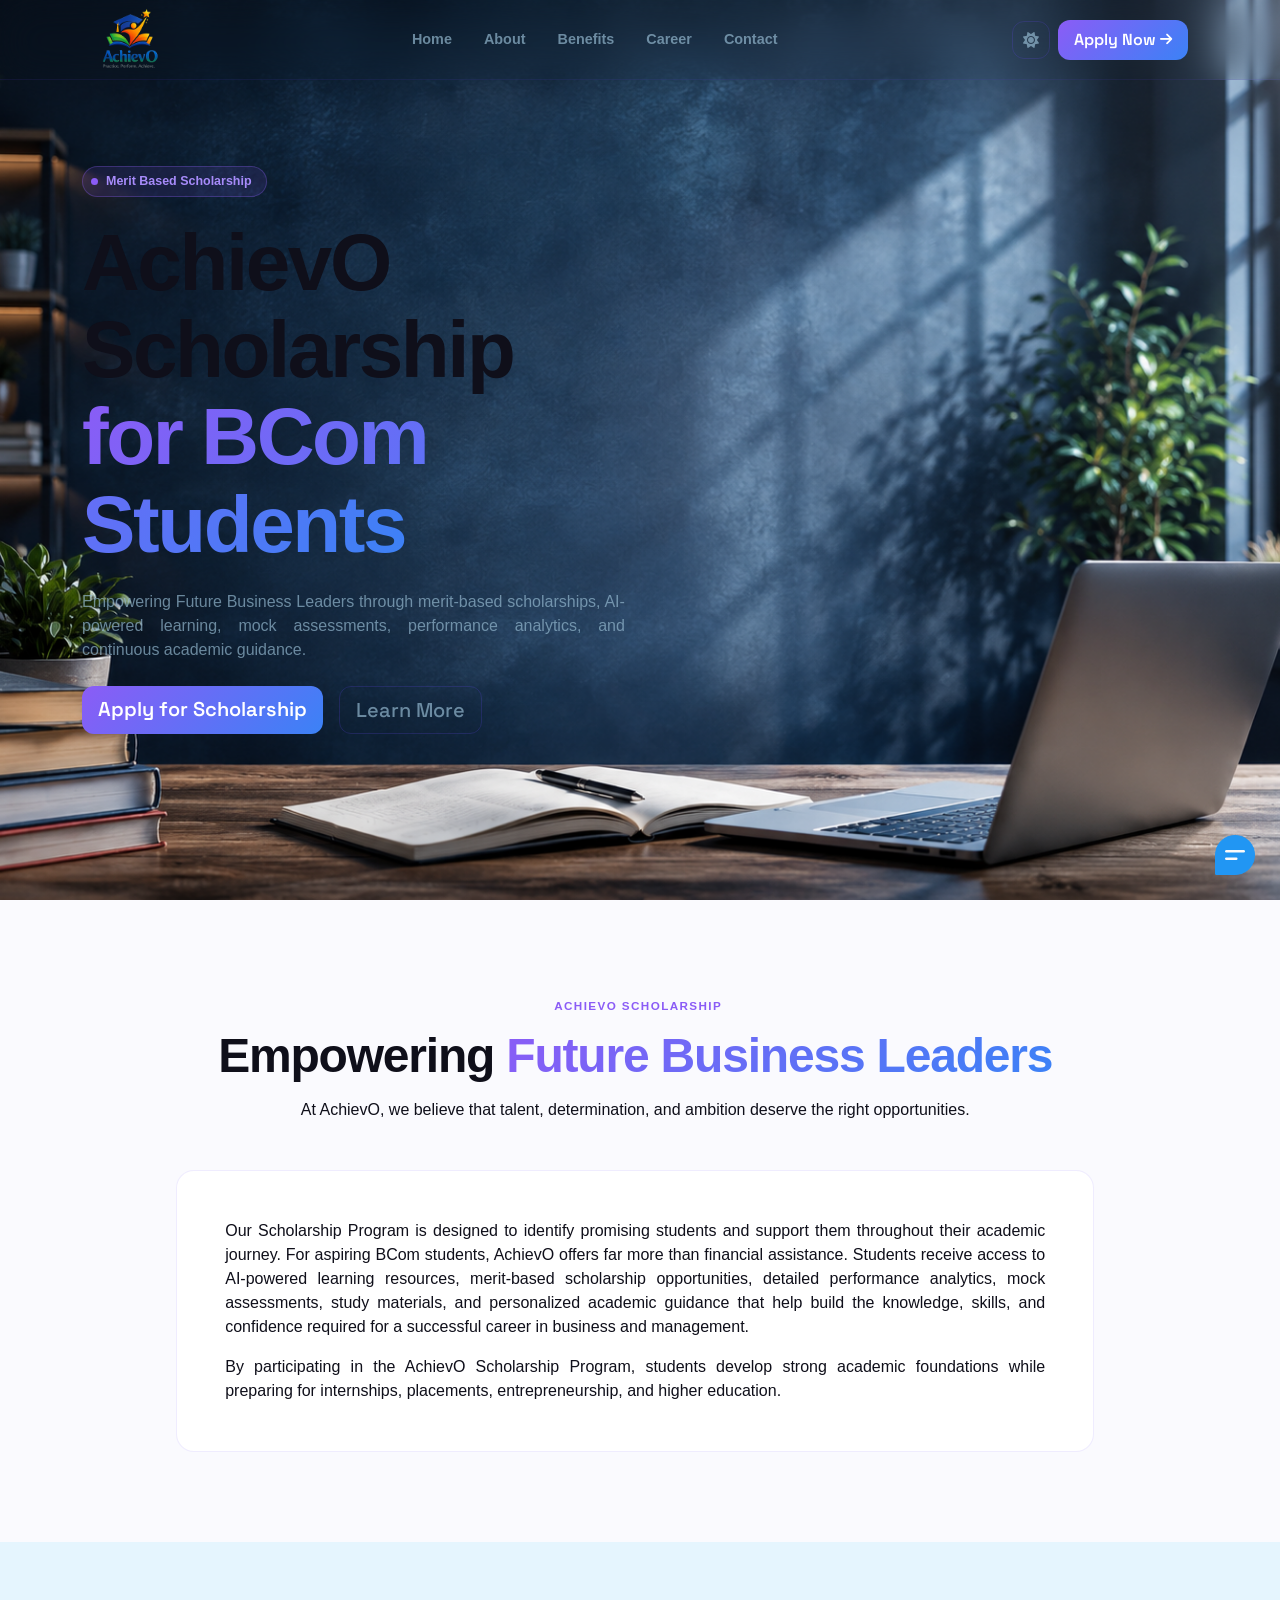
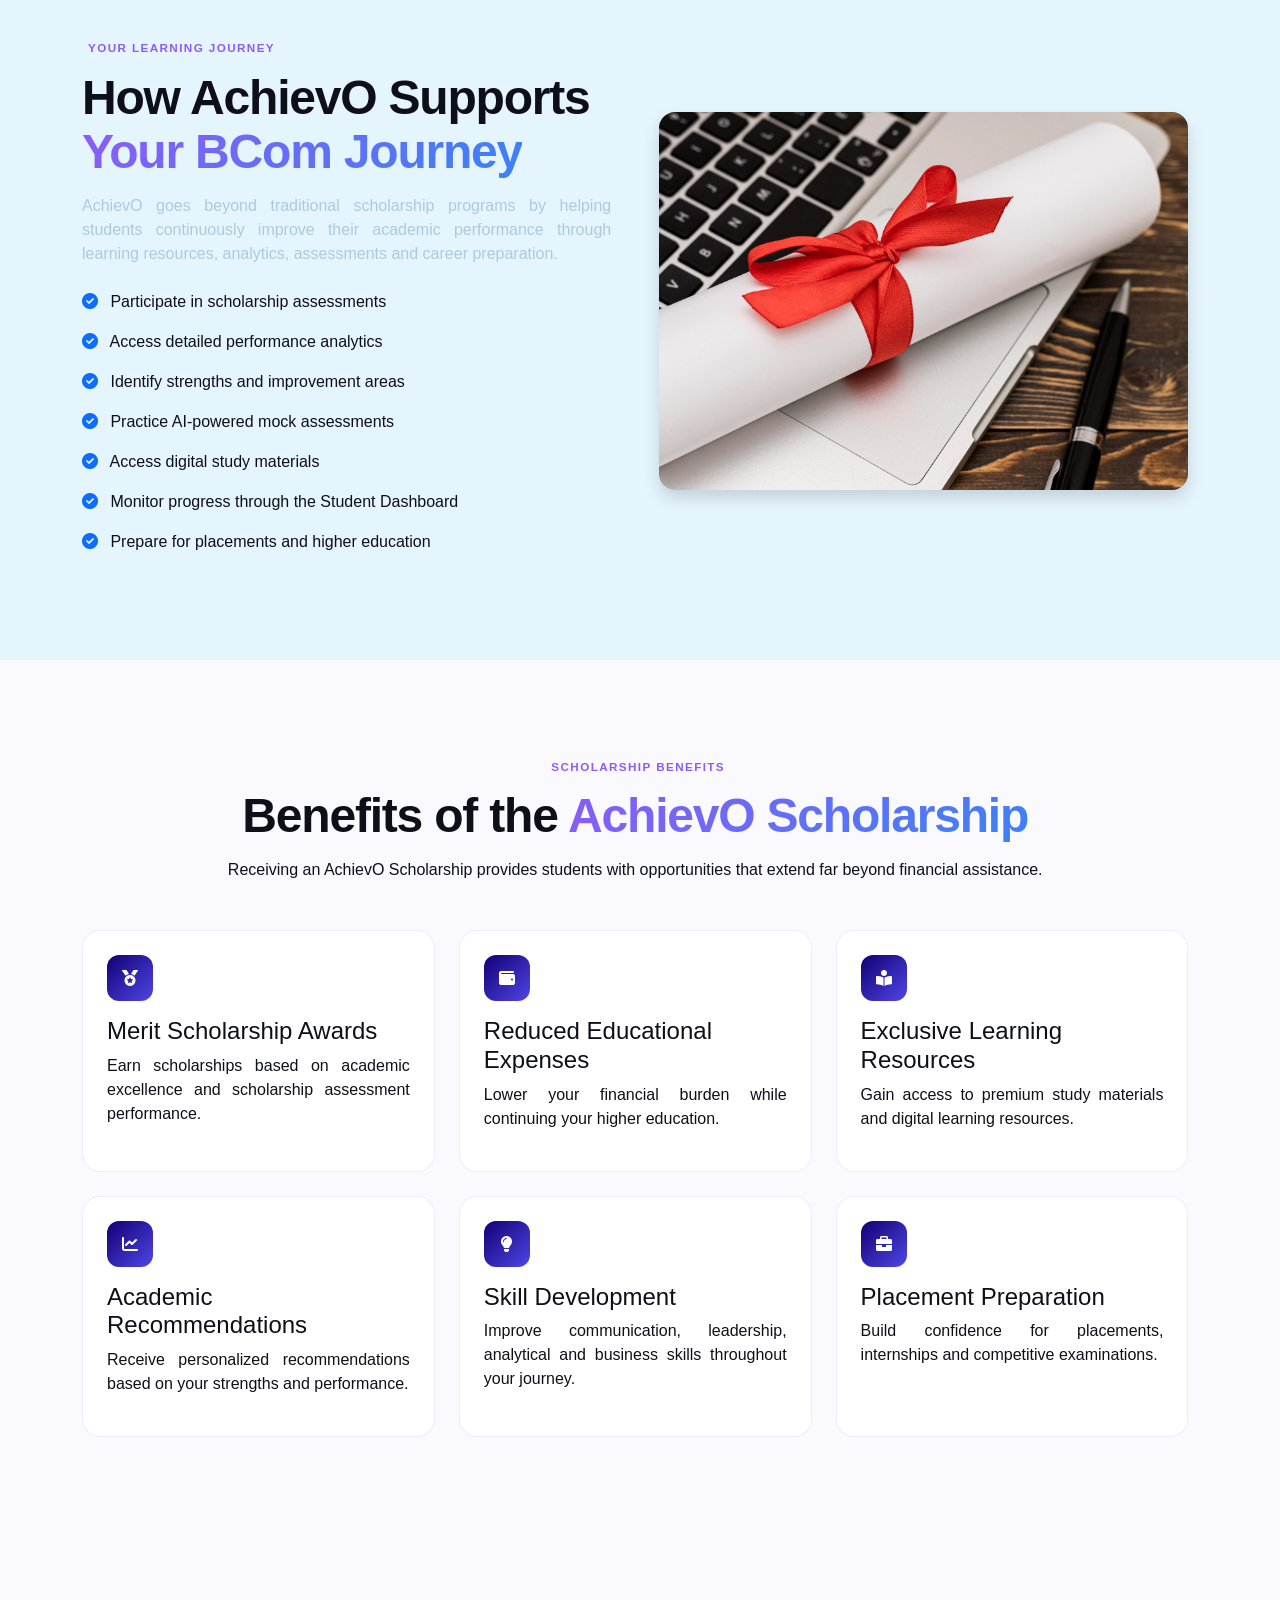
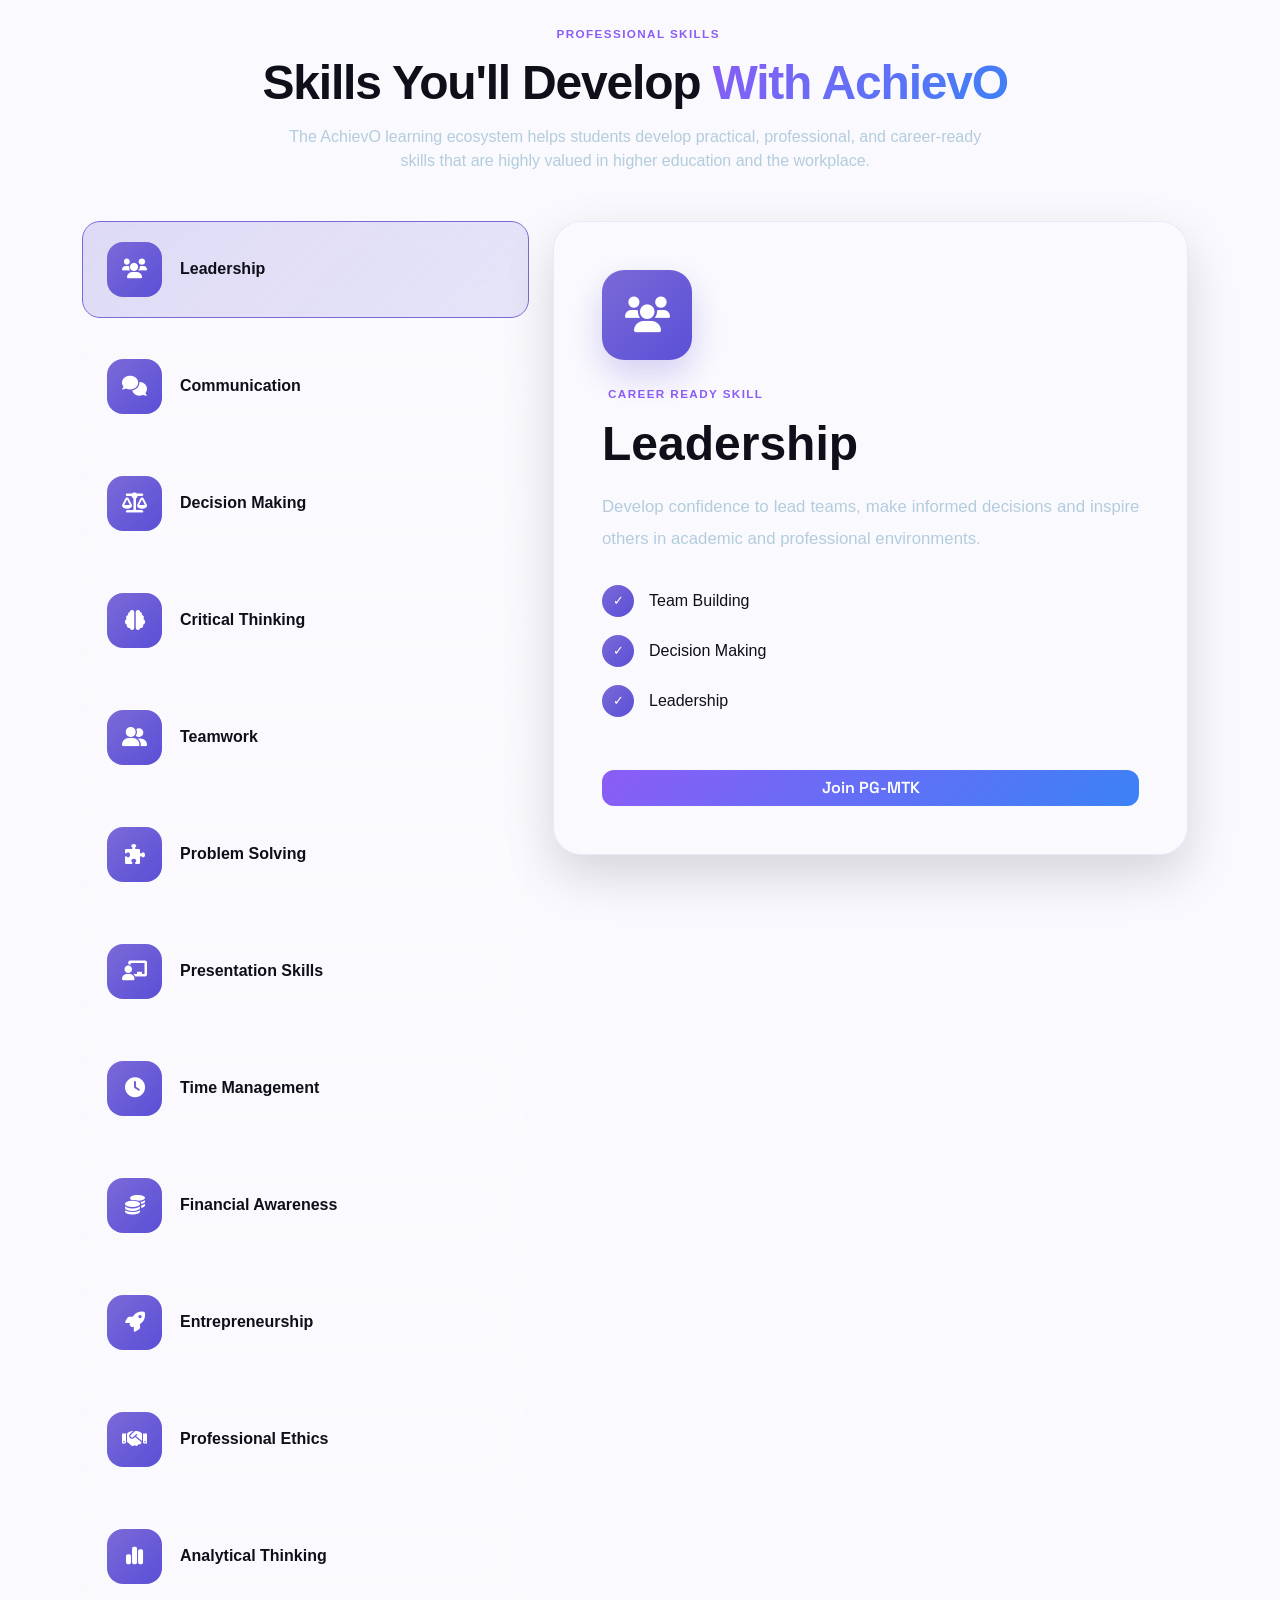
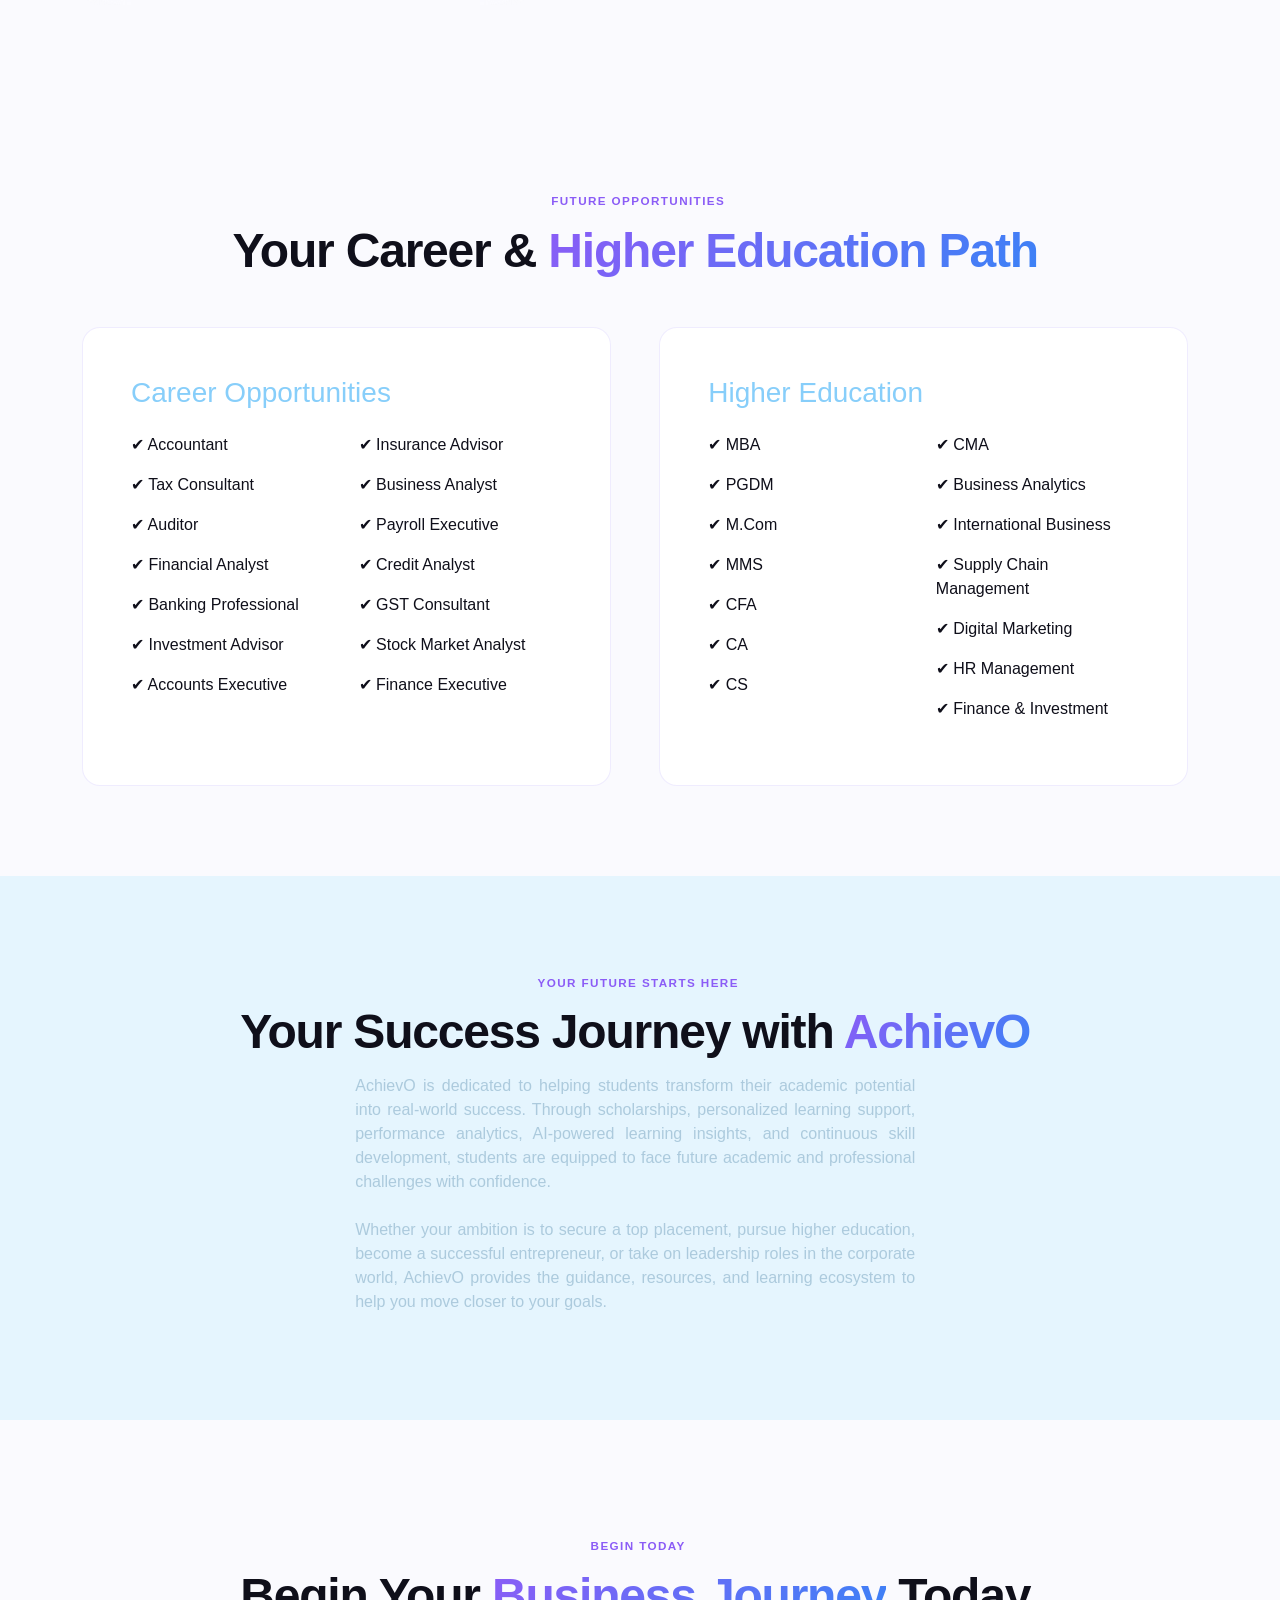
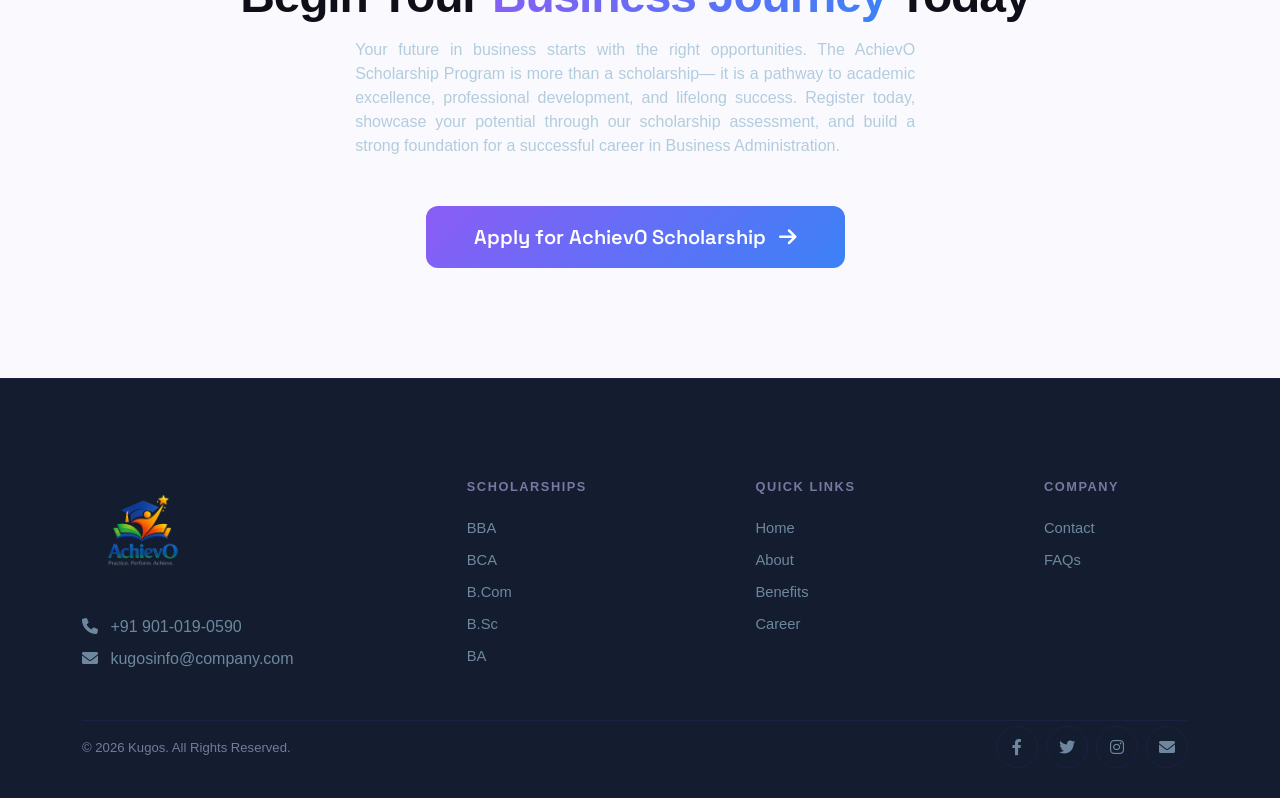
<file: templates/bcom.html>
<!DOCTYPE html>
<html lang="en" class="lm" id="htmlRoot">

<head>
    <meta charset="UTF-8">
    <meta name="viewport" content="width=device-width, initial-scale=1.0">
    <title>AchievO Scholarship for BCom Students | Merit Scholarship Program</title>

    <meta name="description"
        content="AchievO Scholarship for B.Com Students offers merit-based scholarships, AI-powered learning, mock assessments, performance analytics, and career guidance for future commerce and finance professionals.">
    <meta name="keywords"
        content="B.Com Scholarship, AchievO Scholarship, Bachelor of Commerce Scholarship, Merit Scholarship, B.Com Students, Commerce Scholarship, Accounting, Finance, Banking">
    <meta name="robots" content="index,follow">
    <meta property="og:title" content="AchievO Scholarship for B.Com Students">
    <meta property="og:description"
        content="Empowering Future Commerce Professionals through Scholarships, AI Learning, Financial Skills, and Career Development.">

    <link rel="icon" href="/assets/img/AchievO favicon.png" type="image/png">
    <link rel="preconnect" href="https://fonts.googleapis.com">
    <link href="https://fonts.googleapis.com/css2?family=Space+Grotesk:wght@300;400;500;600;700&display=swap"
        rel="stylesheet">
    <link href="/css/bootstrap.min.css" rel="stylesheet">
    <link href="/css/aos.css" rel="stylesheet">
    <link href="/css/swiper-bundle.min.css" rel="stylesheet">
    <link rel="stylesheet" href="/css/all.min.css">
    <link rel="stylesheet" href="/css/magnific-popup.css">
    <!--chatbotcss-->
    <link rel="stylesheet" href="/css/chatbot.css" />
    <link rel="stylesheet" href="/css/style.css">
    <link rel="stylesheet" href="/css/courses.css" />

</head>

<body>
    <div id="cursor-glow"></div>
    <div id="landing">

        <!-- ================= NAVBAR ================= -->
        <nav id="nbar">
            <div class="container">
                <div class="d-flex align-items-center justify-content-between w-100">
                    <a class="navbar-brand d-flex align-items-center gap-3" href="/index.html">
                        <img src="/assets/img/logo.png" class="img-fluid logo-i" alt="AchievO Logo">
                    </a>
                    <div class="d-none d-lg-flex align-items-center gap-1 mx-auto">
                        <a href="#hero" class="nav-link">Home</a>
                        <a href="#about" class="nav-link">About</a>
                        <a href="#scholarship-benefits" class="nav-link">Benefits</a>
                        <a href="#career" class="nav-link">Career</a>
                        <a href="#contact" class="nav-link">Contact</a>
                    </div>
                    <div class="d-flex align-items-center gap-2">
                        <button class="boc d-flex align-items-center justify-content-center" id="thbtn"
                            style="width:38px;height:38px;padding:0;border-radius:12px">
                            <i class="fa-solid fa-sun" id="suni" style="display:none"></i>
                            <i class="fa-solid fa-moon" id="mooni"></i>
                        </button>
                        <a href="register2.html" class="bgrd btn px-3 py-2 d-none d-sm-flex align-items-center gap-1">
                            Apply Now
                            <i class="fa-solid fa-arrow-right fa-sm"></i>
                        </a>
                        <button class="boc d-lg-none px-2 py-2" id="mbtog">
                            <i class="fa-solid fa-bars" id="barIcon"></i>
                            <i class="fa-solid fa-xmark" id="xIcon" style="display:none"></i>
                        </button>
                    </div>
                </div>
            </div>
        </nav>

        <!-- Mobile Menu -->
        <div id="mbmenu">
            <a href="#hero" class="nav-link d-block py-3 border-bottom">Home</a>
            <a href="#about" class="nav-link d-block py-3 border-bottom">About</a>
            <a href="#benefits" class="nav-link d-block py-3 border-bottom">Benefits</a>
            <a href="#career" class="nav-link d-block py-3 border-bottom">Career</a>
            <a href="./index.html#contact" class="nav-link d-block py-3">Contact</a>
            <div class="mt-3">
                <a href="/templates/register.html" class="bgrd btn w-100">
                    Apply Now
                </a>
            </div>
        </div>

        <!-- ================= HERO ================= -->
        <section id="heroc" style="background: url('/assets/img/hero_bg.png') center center/cover no-repeat;
           min-height: 100vh;">
            <div class="heroc-grid container">
                <div class="row align-items-center gy-5">
                    <div class="col-lg-12 rv">
                        <span class="hbadge">
                            <div class="bdot"></div>
                            Merit Based Scholarship
                        </span>
                        <h1 class="h1">
                            AchievO Scholarship
                            <span class="gt">for BCom Students</span>
                        </h1>
                        <p class="ssub mb-4">
                            Empowering Future Business Leaders through merit-based scholarships,
                            AI-powered learning, mock assessments, performance analytics,
                            and continuous academic guidance.
                        </p>
                        <div class="d-flex flex-wrap gap-3">
                            <a href="register2.html" class="bgrd btn btn-lg">
                                Apply for Scholarship
                            </a>
                            <a href="#about" class="boc btn btn-lg">
                                Learn More
                            </a>
                        </div>
                    </div>
                </div>
            </div>
        </section>

        <!-- ================= ABOUT ================= -->
        <section class="sp" id="about">
            <div class="container">
                <div class="text-center mb-5 rv">
                    <span class="slbl">
                        AchievO Scholarship
                    </span>
                    <h2 class="stitle">
                        Empowering
                        <span class="gt">
                            Future Business Leaders
                        </span>
                    </h2>
                    <p class="sub mx-auto">
                        At AchievO, we believe that talent, determination, and ambition deserve
                        the right opportunities.
                    </p>
                </div>
                <div class="row justify-content-center">
                    <div class="col-lg-10 rv">
                        <div class="gc p-5">
                            <p>
                                Our Scholarship Program is designed to identify promising students and
                                support them throughout their academic journey.
                                For aspiring BCom students, AchievO offers far more than financial
                                assistance.
                                Students receive access to AI-powered learning resources, merit-based
                                scholarship opportunities, detailed performance analytics, mock
                                assessments, study materials, and personalized academic guidance that
                                help build the knowledge, skills, and confidence required for a
                                successful career in business and management.
                            </p>
                            <p class="mb-0">
                                By participating in the AchievO Scholarship Program, students develop
                                strong academic foundations while preparing for internships,
                                placements, entrepreneurship, and higher education.
                            </p>
                        </div>
                    </div>
                </div>
            </div>
        </section>


        <!-- ================= HOW ACHIEVO SUPPORTS ================= -->
        <section class="sp" id="support" style="background:var(--bg2)">
            <div class="container">
                <div class="row align-items-center g-5">
                    <div class="col-lg-6 rv">
                        <span class="slbl">
                            Your Learning Journey
                        </span>
                        <h2 class="stitle">
                            How AchievO Supports
                            <span class="gt">Your BCom Journey</span>
                        </h2>
                        <p class="ssub mb-4">
                            AchievO goes beyond traditional scholarship programs by
                            helping students continuously improve their academic
                            performance through learning resources, analytics,
                            assessments and career preparation.
                        </p>
                        <ul class="list-unstyled">
                            <li class="mb-3">
                                <i class="fa-solid fa-circle-check me-2 text-primary"></i>
                                Participate in scholarship assessments
                            </li>
                            <li class="mb-3">
                                <i class="fa-solid fa-circle-check me-2 text-primary"></i>
                                Access detailed performance analytics
                            </li>
                            <li class="mb-3">
                                <i class="fa-solid fa-circle-check me-2 text-primary"></i>
                                Identify strengths and improvement areas
                            </li>
                            <li class="mb-3">
                                <i class="fa-solid fa-circle-check me-2 text-primary"></i>
                                Practice AI-powered mock assessments
                            </li>
                            <li class="mb-3">
                                <i class="fa-solid fa-circle-check me-2 text-primary"></i>
                                Access digital study materials
                            </li>
                            <li class="mb-3">
                                <i class="fa-solid fa-circle-check me-2 text-primary"></i>
                                Monitor progress through the Student Dashboard
                            </li>
                            <li class="mb-3">
                                <i class="fa-solid fa-circle-check me-2 text-primary"></i>
                                Prepare for placements and higher education
                            </li>
                        </ul>
                    </div>
                    <div class="col-lg-6 rv">
                        <img src="/assets/img/courses/degree.jpg" class="img-fluid rounded-4 shadow"
                            alt="AchievO Student Dashboard">
                    </div>
                </div>
            </div>
        </section>

        <!-- ================= BENEFITS ================= -->
        <section class="sp" id="scholarship-benefits">
            <div class="container">
                <div class="text-center mb-5 rv">
                    <span class="slbl">Scholarship Benefits</span>
                    <h2 class="stitle">
                        Benefits of the
                        <span class="gt">AchievO Scholarship</span>
                    </h2>
                    <p class="sub mx-auto">
                        Receiving an AchievO Scholarship provides students with
                        opportunities that extend far beyond financial assistance.
                    </p>
                </div>
                <div class="row g-4">
                    <div class="col-lg-4 col-md-6 rv">
                        <div class="gc p-4 h-100">
                            <div class="ftico">
                                <i class="fa-solid fa-medal"></i>
                            </div>
                            <h4>Merit Scholarship Awards</h4>
                            <p>
                                Earn scholarships based on academic excellence and
                                scholarship assessment performance.
                            </p>
                        </div>
                    </div>
                    <div class="col-lg-4 col-md-6 rv">
                        <div class="gc p-4 h-100">
                            <div class="ftico">
                                <i class="fa-solid fa-wallet"></i>
                            </div>
                            <h4>Reduced Educational Expenses</h4>
                            <p>
                                Lower your financial burden while continuing your
                                higher education.
                            </p>
                        </div>
                    </div>
                    <div class="col-lg-4 col-md-6 rv">
                        <div class="gc p-4 h-100">
                            <div class="ftico">
                                <i class="fa-solid fa-book-open-reader"></i>
                            </div>
                            <h4>Exclusive Learning Resources</h4>
                            <p>
                                Gain access to premium study materials and digital
                                learning resources.
                            </p>
                        </div>
                    </div>
                    <div class="col-lg-4 col-md-6 rv">
                        <div class="gc p-4 h-100">
                            <div class="ftico">
                                <i class="fa-solid fa-chart-line"></i>
                            </div>
                            <h4>Academic Recommendations</h4>
                            <p>
                                Receive personalized recommendations based on your
                                strengths and performance.
                            </p>
                        </div>
                    </div>
                    <div class="col-lg-4 col-md-6 rv">
                        <div class="gc p-4 h-100">
                            <div class="ftico">
                                <i class="fa-solid fa-lightbulb"></i>
                            </div>
                            <h4>Skill Development</h4>
                            <p>
                                Improve communication, leadership, analytical and
                                business skills throughout your journey.
                            </p>
                        </div>
                    </div>
                    <div class="col-lg-4 col-md-6 rv">
                        <div class="gc p-4 h-100">
                            <div class="ftico">
                                <i class="fa-solid fa-briefcase"></i>
                            </div>
                            <h4>Placement Preparation</h4>
                            <p>
                                Build confidence for placements, internships and
                                competitive examinations.
                            </p>
                        </div>
                    </div>
                </div>
            </div>
        </section>

        <!-- ================= SKILLS ================= -->
        <section class="sp skill-section" id="skills">
            <div class="container">
                <div class="text-center mb-5 rv">
                    <span class="slbl">
                        PROFESSIONAL SKILLS
                    </span>
                    <h2 class="stitle">
                        Skills You'll Develop
                        <span class="gt">
                            With AchievO
                        </span>
                    </h2>
                    <p class="ssub mx-auto" style="max-width:720px; text-align: center;">
                        The AchievO learning ecosystem helps students develop
                        practical, professional, and career-ready skills that are
                        highly valued in higher education and the workplace.
                    </p>
                </div>
                <div class="row gy-5">

                    <!-- LEFT SIDE -->
                    <div class="col-lg-5">
                        <div class="skill-menu">

                            <div class="skill-card active" data-icon="fa-users" data-title="Leadership"
                                data-desc="Develop confidence to lead teams, make informed decisions and inspire others."
                                data-points="Team Building|Decision Making|Leadership">
                                <i class="fa-solid fa-users"></i>
                                <span>Leadership</span>
                            </div>

                            <div class="skill-card" data-icon="fa-comments" data-title="Communication"
                                data-desc="Improve verbal, written and interpersonal communication for academic and professional success."
                                data-points="Public Speaking|Presentation Skills|Active Listening">
                                <i class="fa-solid fa-comments"></i>
                                <span>Communication</span>
                            </div>

                            <div class="skill-card" data-icon="fa-scale-balanced" data-title="Decision Making"
                                data-desc="Strengthen your ability to evaluate situations and make smart, logical decisions."
                                data-points="Logical Thinking|Judgement|Planning">
                                <i class="fa-solid fa-scale-balanced"></i>
                                <span>Decision Making</span>
                            </div>

                            <div class="skill-card" data-icon="fa-brain" data-title="Critical Thinking"
                                data-desc="Develop analytical thinking and problem-solving skills through real-world scenarios."
                                data-points="Reasoning|Analysis|Innovation">
                                <i class="fa-solid fa-brain"></i>
                                <span>Critical Thinking</span>
                            </div>

                            <div class="skill-card" data-icon="fa-people-group" data-title="Teamwork"
                                data-desc="Learn to collaborate effectively with peers and contribute towards shared goals."
                                data-points="Collaboration|Responsibility|Coordination">
                                <i class="fa-solid fa-user-group"></i>
                                <span>Teamwork</span>
                            </div>

                            <div class="skill-card" data-icon="fa-puzzle-piece" data-title="Problem Solving"
                                data-desc="Improve your ability to identify challenges and find practical solutions."
                                data-points="Creativity|Adaptability|Solution Building">
                                <i class="fa-solid fa-puzzle-piece"></i>
                                <span>Problem Solving</span>
                            </div>

                            <div class="skill-card" data-icon="fa-person-chalkboard" data-title="Presentation Skills"
                                data-desc="Gain confidence in presenting ideas clearly and professionally."
                                data-points="Confidence|Presentation|Speaking">
                                <i class="fa-solid fa-chalkboard-user"></i>
                                <span>Presentation Skills</span>
                            </div>

                            <div class="skill-card" data-icon="fa-clock" data-title="Time Management"
                                data-desc="Manage your time efficiently during exams and throughout your academic journey."
                                data-points="Planning|Productivity|Discipline">
                                <i class="fa-solid fa-clock"></i>
                                <span>Time Management</span>
                            </div>

                            <div class="skill-card" data-icon="fa-coins" data-title="Financial Awareness"
                                data-desc="Understand scholarships, budgeting and financial planning for education."
                                data-points="Budgeting|Scholarships|Planning">
                                <i class="fa-solid fa-coins"></i>
                                <span>Financial Awareness</span>
                            </div>

                            <div class="skill-card" data-icon="fa-rocket" data-title="Entrepreneurship"
                                data-desc="Build entrepreneurial thinking and innovative business perspectives."
                                data-points="Innovation|Business Ideas|Leadership">
                                <i class="fa-solid fa-rocket"></i>
                                <span>Entrepreneurship</span>
                            </div>

                            <div class="skill-card" data-icon="fa-handshake" data-title="Professional Ethics"
                                data-desc="Develop integrity, accountability and ethical values for professional success."
                                data-points="Integrity|Professionalism|Respect">
                                <i class="fa-solid fa-handshake"></i>
                                <span>Professional Ethics</span>
                            </div>

                            <div class="skill-card" data-icon="fa-chart-simple" data-title="Analytical Thinking"
                                data-desc="Interpret data, evaluate information and make informed academic decisions."
                                data-points="Data Analysis|Research|Logical Thinking">
                                <i class="fa-solid fa-chart-simple"></i>
                                <span>Analytical Thinking</span>
                            </div>

                        </div>
                    </div>

                    <!-- RIGHT SIDE -->
                    <div class="col-lg-7">
                        <div class="sticky-panel">
                            <div class="skill-info gc p-5">
                                <div id="skillIcon">
                                    <i class="fa-solid fa-users"></i>
                                </div>
                                <span class="slbl mb-3">
                                    Career Ready Skill
                                </span>
                                <h2 id="skillTitle">
                                    Leadership
                                </h2>
                                <p id="skillDesc">
                                    Develop confidence to lead teams, make informed
                                    decisions and inspire others in academic and
                                    professional environments.
                                </p>
                                <ul id="skillList">
                                    <li>Team Building</li>
                                    <li>Decision Making</li>
                                    <li>Leadership</li>
                                </ul>
                                <a href="register2.html" class="bgrd btn   align-items-center ">
                                    Join PG-MTK
                                </a>
                            </div>
                        </div>
                    </div>
                </div>
            </div>
        </section>

        <!-- ================= FUTURE OUTCOMES ================= -->
        <section class="sp" id="career">
            <div class="container">
                <div class="text-center mb-5 rv">
                    <span class="slbl">
                        Future Opportunities
                    </span>
                    <h2 class="stitle">
                        Your Career &
                        <span class="gt">Higher Education Path</span>
                    </h2>
                </div>
                <div class="row g-5">
                    <div class="col-lg-6 rv">
                        <div class="gc p-5 h-100">
                            <h3 class="mb-4">
                                Career Opportunities
                            </h3>
                            <div class="row">
                                <div class="col-6">
                                    <ul class="list-unstyled">
                                        <li class="mb-3">✔ Accountant</li>
                                        <li class="mb-3">✔ Tax Consultant</li>
                                        <li class="mb-3">✔ Auditor</li>
                                        <li class="mb-3">✔ Financial Analyst</li>
                                        <li class="mb-3">✔ Banking Professional</li>
                                        <li class="mb-3">✔ Investment Advisor</li>
                                        <li class="mb-3">✔ Accounts Executive</li>
                                    </ul>
                                </div>
                                <div class="col-6">
                                    <ul class="list-unstyled">
                                        <li class="mb-3">✔ Insurance Advisor</li>
                                        <li class="mb-3">✔ Business Analyst</li>
                                        <li class="mb-3">✔ Payroll Executive</li>
                                        <li class="mb-3">✔ Credit Analyst</li>
                                        <li class="mb-3">✔ GST Consultant</li>
                                        <li class="mb-3">✔ Stock Market Analyst</li>
                                        <li class="mb-3">✔ Finance Executive</li>
                                    </ul>
                                </div>
                            </div>
                        </div>
                    </div>
                    <div class="col-lg-6 rv">
                        <div class="gc p-5 h-100">
                            <h3 class="mb-4">
                                Higher Education
                            </h3>
                            <div class="row">
                                <div class="col-6">
                                    <ul class="list-unstyled">
                                        <li class="mb-3">✔ MBA</li>
                                        <li class="mb-3">✔ PGDM</li>
                                        <li class="mb-3">✔ M.Com</li>
                                        <li class="mb-3">✔ MMS</li>
                                        <li class="mb-3">✔ CFA</li>
                                        <li class="mb-3">✔ CA</li>
                                        <li class="mb-3">✔ CS</li>
                                    </ul>
                                </div>
                                <div class="col-6">
                                    <ul class="list-unstyled">
                                        <li class="mb-3">✔ CMA</li>
                                        <li class="mb-3">✔ Business Analytics</li>
                                        <li class="mb-3">✔ International Business</li>
                                        <li class="mb-3">✔ Supply Chain Management</li>
                                        <li class="mb-3">✔ Digital Marketing</li>
                                        <li class="mb-3">✔ HR Management</li>
                                        <li class="mb-3">✔ Finance & Investment</li>
                                    </ul>
                                </div>
                            </div>
                        </div>
                    </div>
                </div>
            </div>
        </section>

        <!-- ================= SUCCESS JOURNEY ================= -->
        <section class="sp" id="success" style="background:var(--bg2)">
            <div class="container">
                <div class="row justify-content-center">
                    <div class="col-lg-10 text-center rv">
                        <span class="slbl">
                            Your Future Starts Here
                        </span>
                        <h2 class="stitle">
                            Your Success Journey with
                            <span class="gt">AchievO</span>
                        </h2>
                        <p class="ssub mx-auto mb-4">
                            AchievO is dedicated to helping students transform their
                            academic potential into real-world success. Through
                            scholarships, personalized learning support, performance
                            analytics, AI-powered learning insights, and continuous
                            skill development, students are equipped to face future
                            academic and professional challenges with confidence.
                        </p>
                        <p class="ssub mx-auto">
                            Whether your ambition is to secure a top placement, pursue
                            higher education, become a successful entrepreneur, or take
                            on leadership roles in the corporate world, AchievO provides
                            the guidance, resources, and learning ecosystem to help you
                            move closer to your goals.
                        </p>
                    </div>
                </div>
            </div>
        </section>

        <!-- ================= CTA ================= -->
        <section id="cta">
            <div class="container">
                <div class="row justify-content-center">
                    <div class="col-lg-9 text-center rv">
                        <span class="slbl">
                            Begin Today
                        </span>
                        <h2 class="stitle">
                            Begin Your
                            <span class="gt">Business Journey</span>
                            Today
                        </h2>
                        <p class="ssub mx-auto mb-5">
                            Your future in business starts with the right
                            opportunities.
                            The AchievO Scholarship Program is more than a scholarship—
                            it is a pathway to academic excellence, professional
                            development, and lifelong success.
                            Register today, showcase your potential through our
                            scholarship assessment, and build a strong foundation for a
                            successful career in Business Administration.
                        </p>
                        <a href="register2.html" class="bgrd btn btn-lg px-5 py-3">
                            Apply for AchievO Scholarship
                            <i class="fa-solid fa-arrow-right ms-2"></i>
                        </a>
                    </div>
                </div>
            </div>
        </section>

        <!-- ================= FOOTER ================= -->
        <footer id="foot" style="background:var(--main)">
            <div class="container">
                <div class="row g-5 mb-5">
                    <!-- Logo & About -->
                    <div class="col-lg-4 d-flex flex-column">
                        <a class="mb-3" href="#">
                            <img src="/assets/img/logo.png" alt="AchievO Logo" style="height:200px;">
                        </a>
                        <div class="contact-info">
                            <p class="mb-2">
                                <a href="tel:+919010190590">
                                    <i class="fa-solid fa-phone me-2"></i>
                                    +91 901-019-0590
                                </a>
                            </p>
                            <p class="contact-info">
                                <a href="mailto:kugosinfo@company.com">
                                    <i class="fa-solid fa-envelope me-2"></i>
                                    kugosinfo@company.com
                                </a>
                            </p>
                        </div>
                    </div>
                    <div class="col-lg-3 col-md-4 col-6 fcol">
                        <h5>Scholarships</h5>
                        <a href="bba.html">BBA</a>
                        <a href="bca.html">BCA</a>
                        <a href="bcom.html">B.Com</a>
                        <a href="bsc.html">B.Sc</a>
                        <a href="ba.html">BA</a>
                    </div>
                    <div class="col-lg-3 col-md-4 col-6 fcol">
                        <h5>Quick Links</h5>
                        <a href="index.html">Home</a>
                        <a href="#about">About</a>
                        <a href="#benefits">Benefits</a>
                        <a href="#career">Career</a>
                    </div>
                    <!-- Company -->
                    <div class="col-6 col-md-2 fcol">
                        <h5>Company</h5>
                        <a href="#contact">Contact</a>
                        <a href="#faq">FAQs</a>
                    </div>
                </div>
                <!-- Bottom Bar -->
                <div class="bottom-bar d-flex align-items-center justify-content-between flex-wrap gap-3"
                    style="border-top:1px solid var(--bd)">
                    <p style="font-size:.82rem;color:var(--tx3);margin:0">
                        © 2026 Kugos. All Rights Reserved.
                    </p>
                    <div class="d-flex gap-2">
                        <a href="https://www.facebook.com/" target="_blank" class="sico">
                            <i class="fa-brands fa-facebook-f"></i>
                        </a>
                        <a href="https://x.com/" target="_blank" class="sico">
                            <i class="fa-brands fa-twitter"></i>
                        </a>
                        <a href="https://www.instagram.com/" target="_blank" class="sico">
                            <i class="fa-brands fa-instagram"></i>
                        </a>
                        <a href="mailto:kugosinfo@company.com" class="sico">
                            <i class="fa-solid fa-envelope"></i>
                        </a>
                    </div>
                </div>
            </div>
        </footer>
    </div>

    <!--chatbot-->
    <div id="chat-icon" class="chat-icon">
        <img src="/assets/img/chat.png" alt="Chatbot">
    </div>
    <div id="chat-box" class="chat-box">
        <div class="chat-header">
            <span>🎓 Scholarship Assistant</span>
            <span id="close-chat" class="close-btn">&times;</span>
        </div>
        <div id="chat-body" class="chat-body"></div>
    </div>


    <!-- ================= SCRIPTS ================= -->
    <script src="/js/jquery-3.7.1.min.js"></script>
    <script src="/js/bootstrap.bundle.min.js"></script>
    <script src="/js/aos.js"></script>
    <script src="/js/chart.umd.min.js"></script>
    <script src="/js/jquery.magnific-popup.min.js"></script>
    <!--datachatbot-->
    <script src="/js/datachatbot.js"></script>
    <!--chat bot-->
    <script src="/js/chatbot.js"></script>
    <script src="/js/main.js"></script>
    <script>
        AOS.init({
            duration: 800,
            once: true
        });
        const features = document.querySelectorAll(".feature-item");
        const preview = document.getElementById("featureImage");
        const observer = new IntersectionObserver(entries => {
            entries.forEach(entry => {
                if (entry.isIntersecting) {
                    features.forEach(f => f.classList.remove("active"));
                    entry.target.classList.add("active");
                    preview.src = entry.target.dataset.img;
                }
            });
        }, { threshold: .6 });
        features.forEach(item => observer.observe(item));
        const cards = document.querySelectorAll(".skill-card");
        cards.forEach(card => {
            card.addEventListener("mouseenter", () => {
                cards.forEach(c => c.classList.remove("active"));
                card.classList.add("active");
                skillTitle.innerHTML = card.dataset.title;
                skillDesc.innerHTML = card.dataset.desc;
                skillIcon.innerHTML =
                    `<i class="fa-solid ${card.dataset.icon}"></i>`;
                skillList.innerHTML = "";
                card.dataset.points.split("|").forEach(point => {
                    skillList.innerHTML += `<li>${point}</li>`;
                });
            });
        });
    </script>
</body>

</html>
</file>
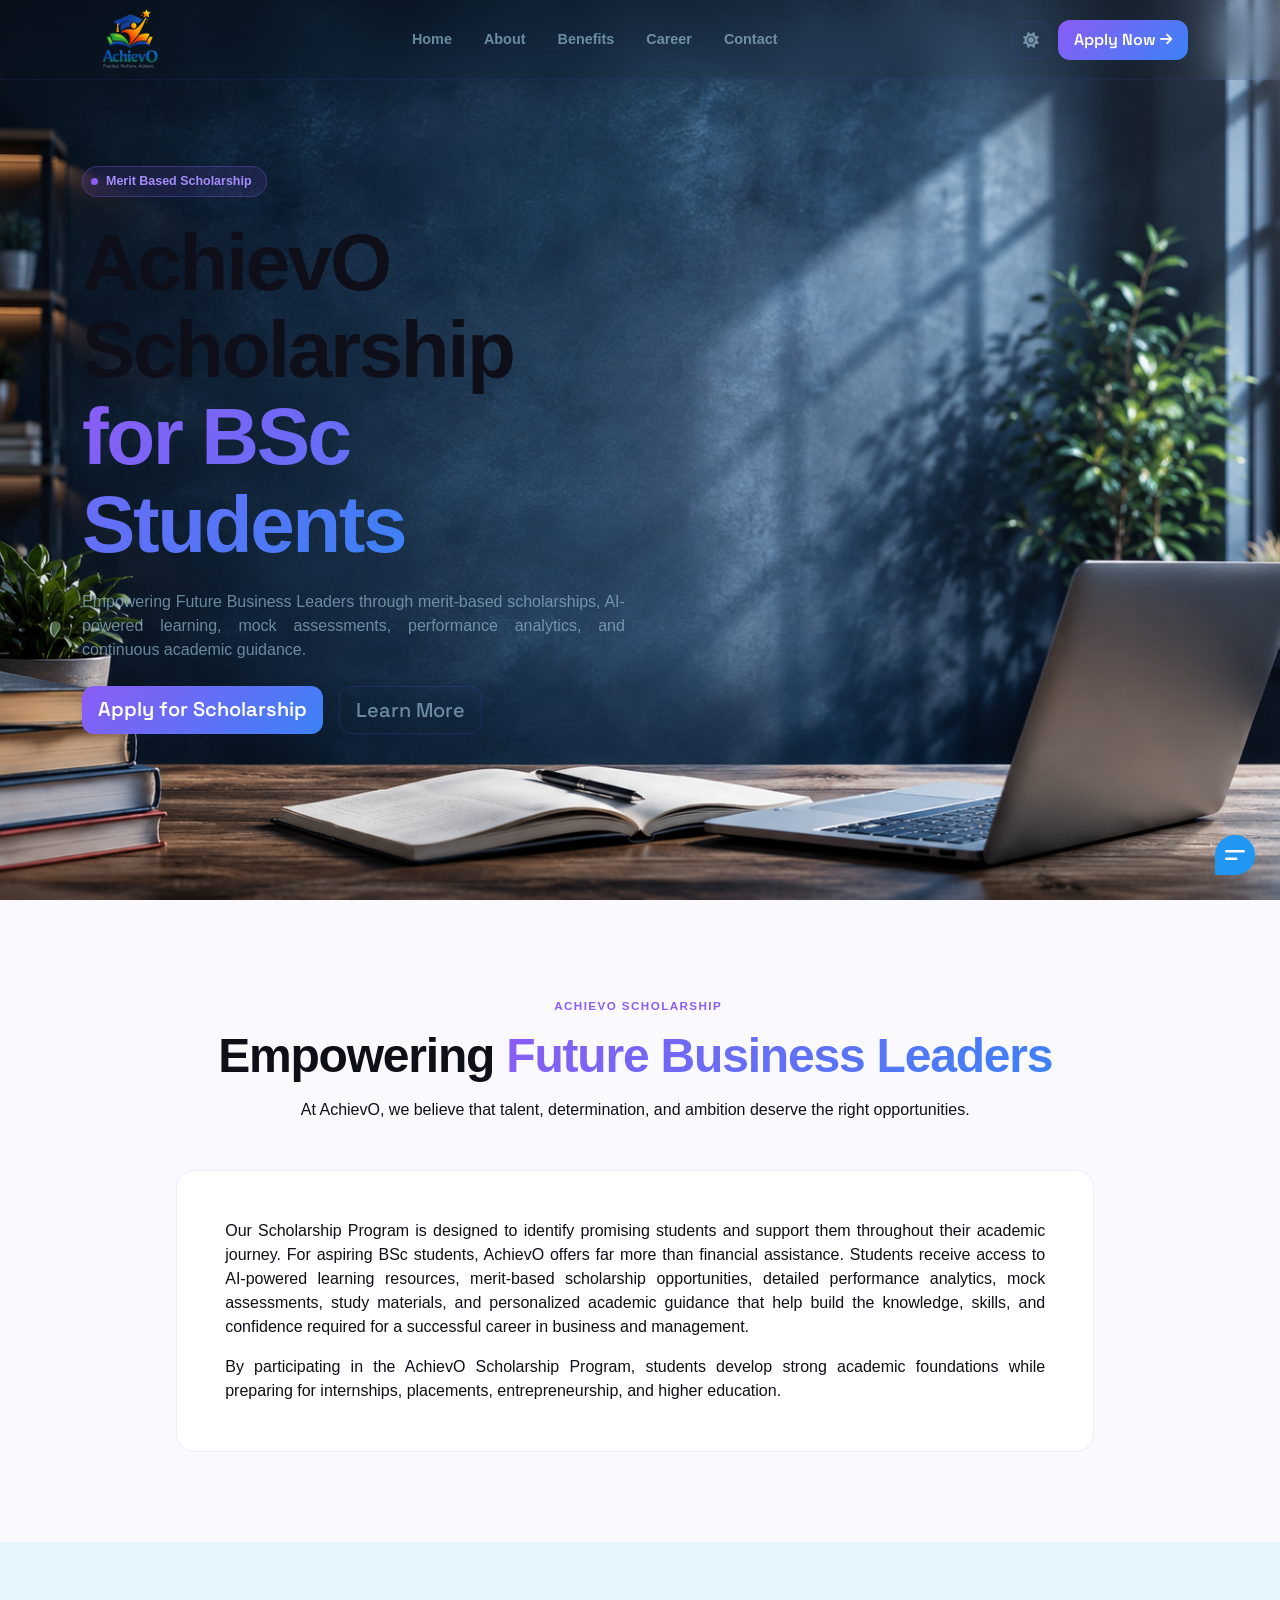
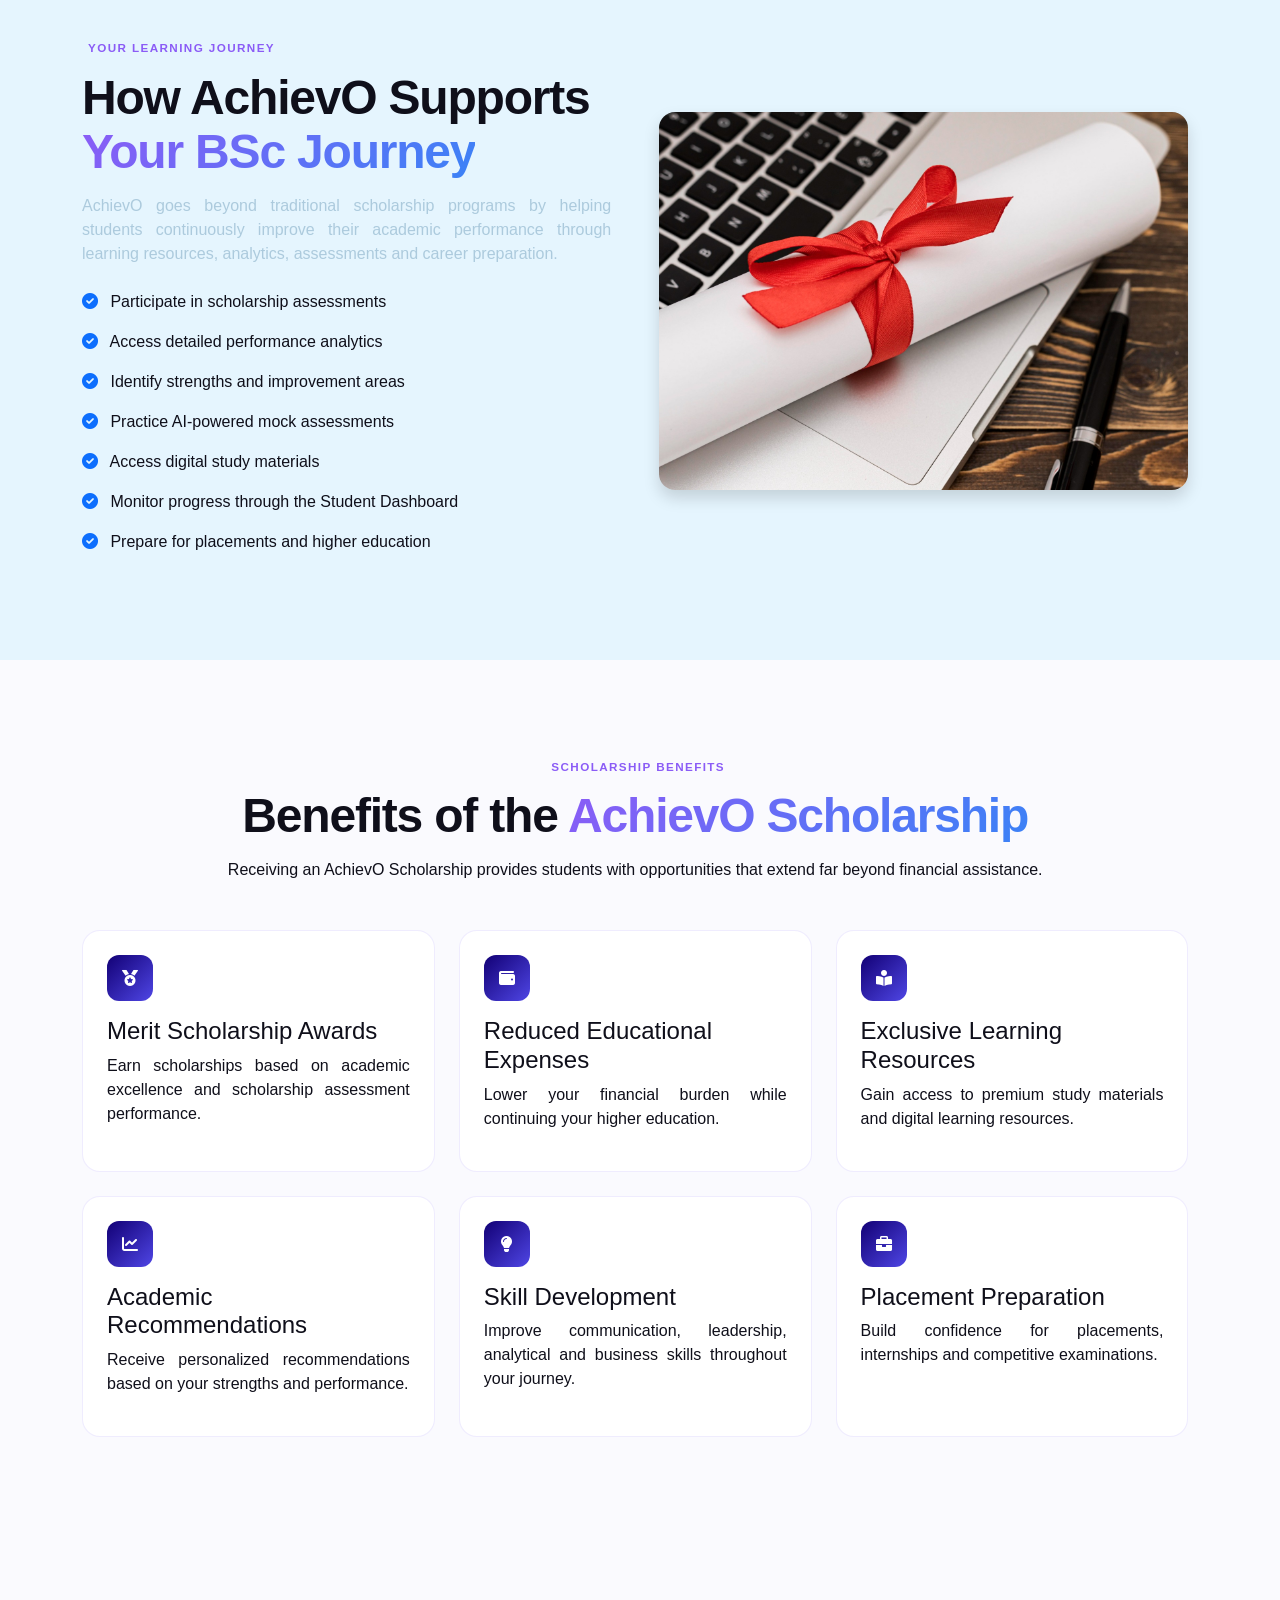
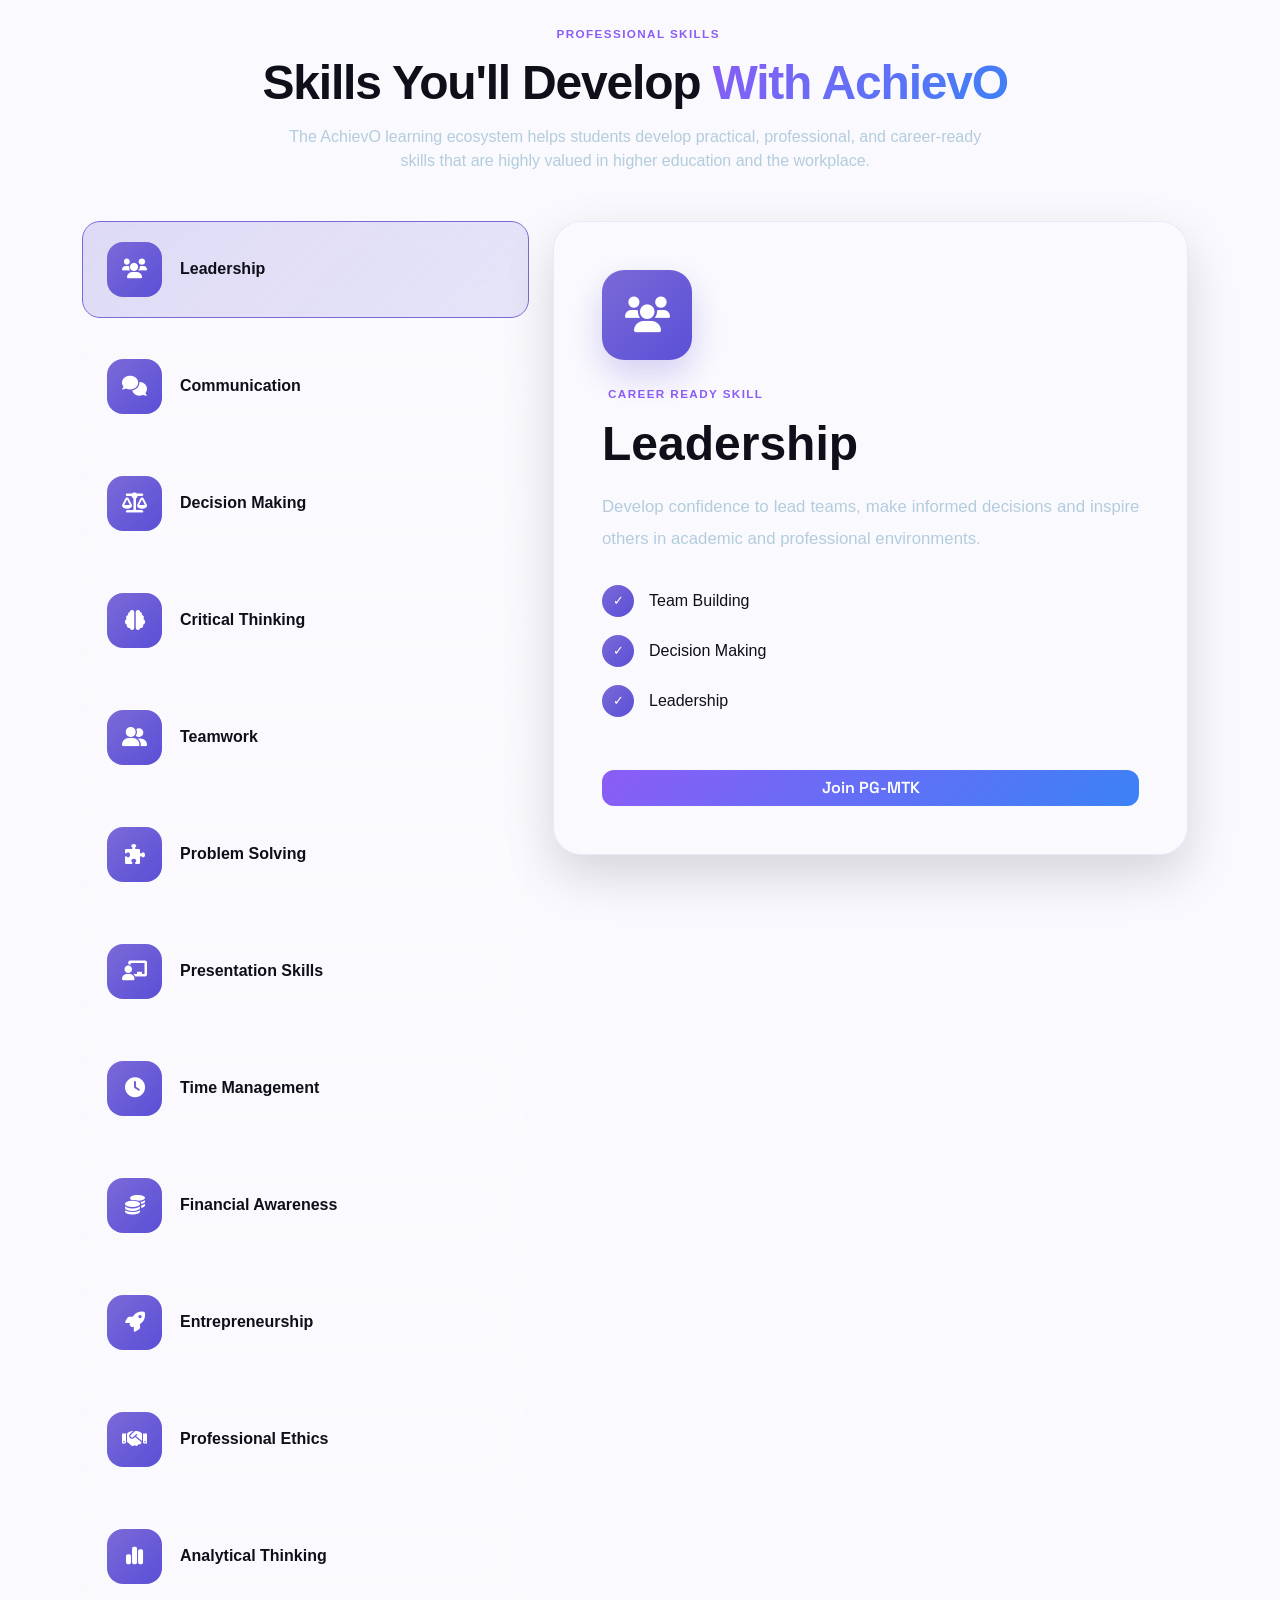
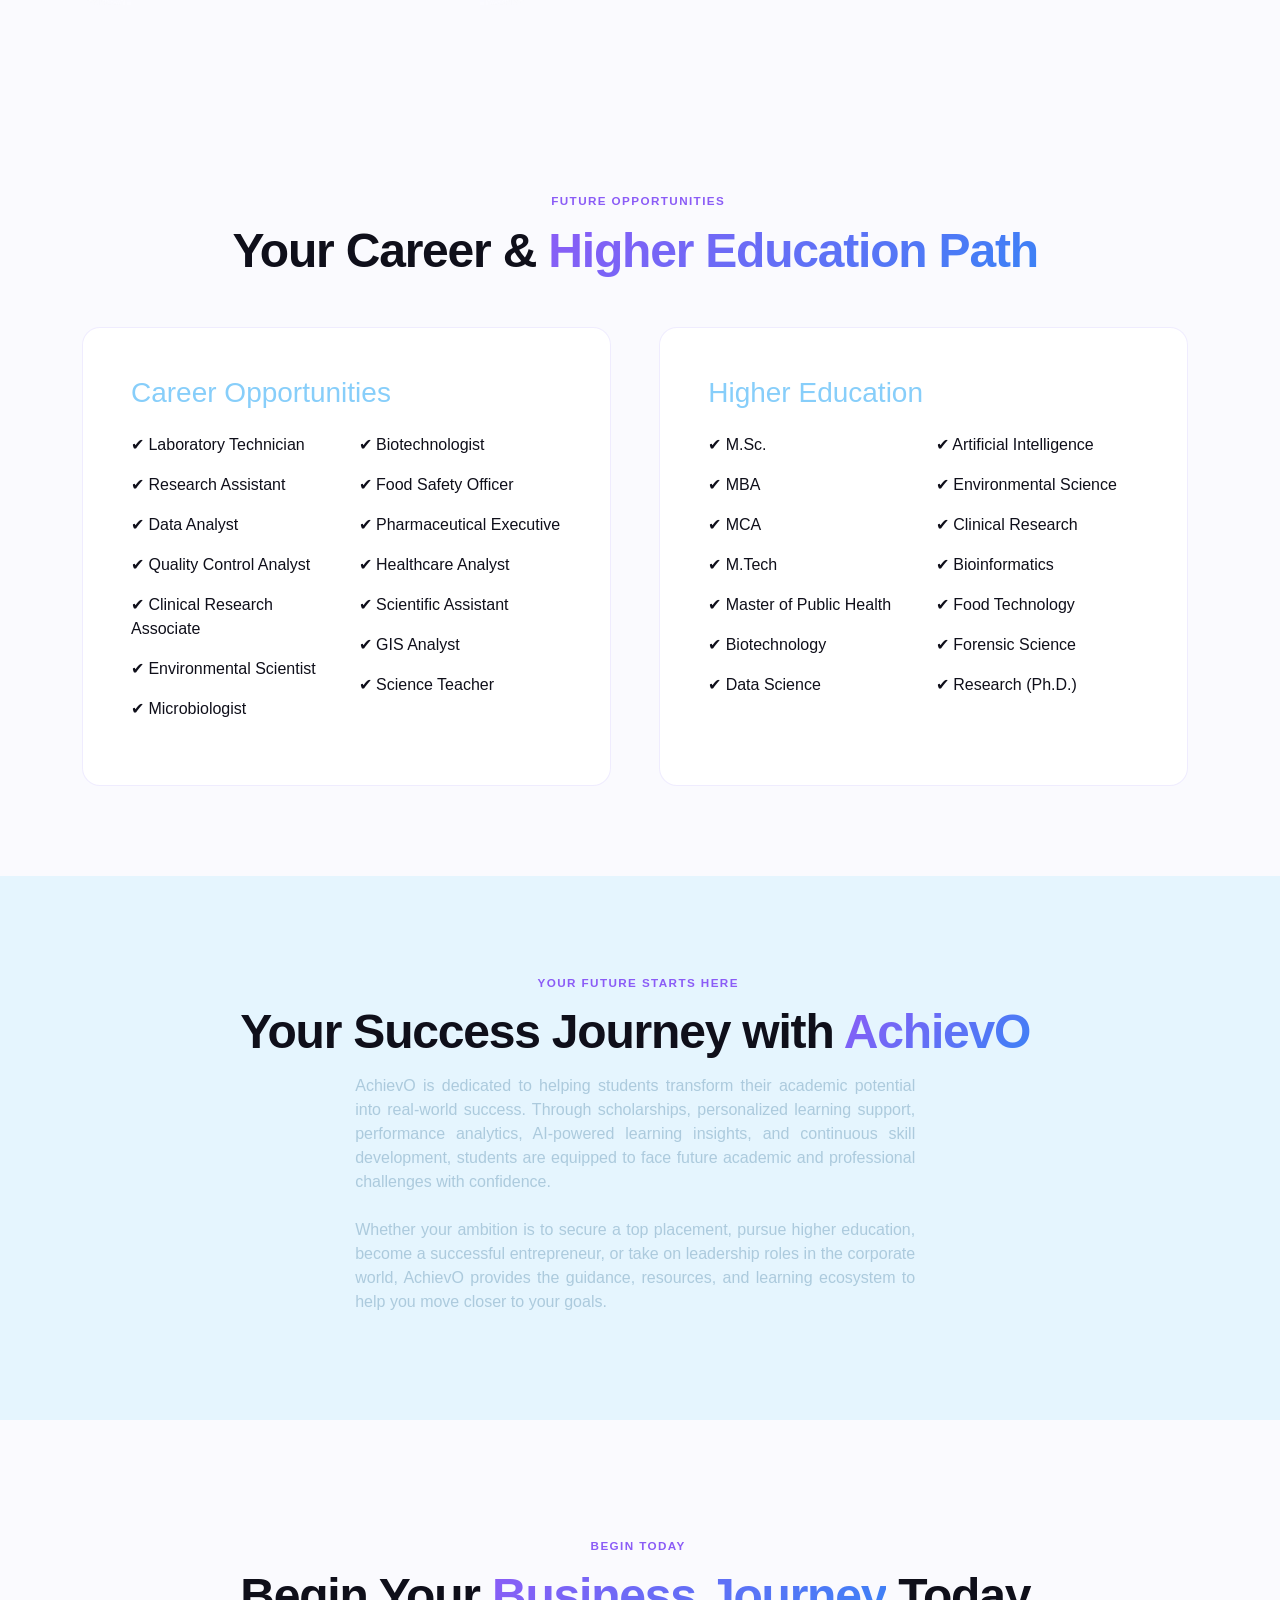
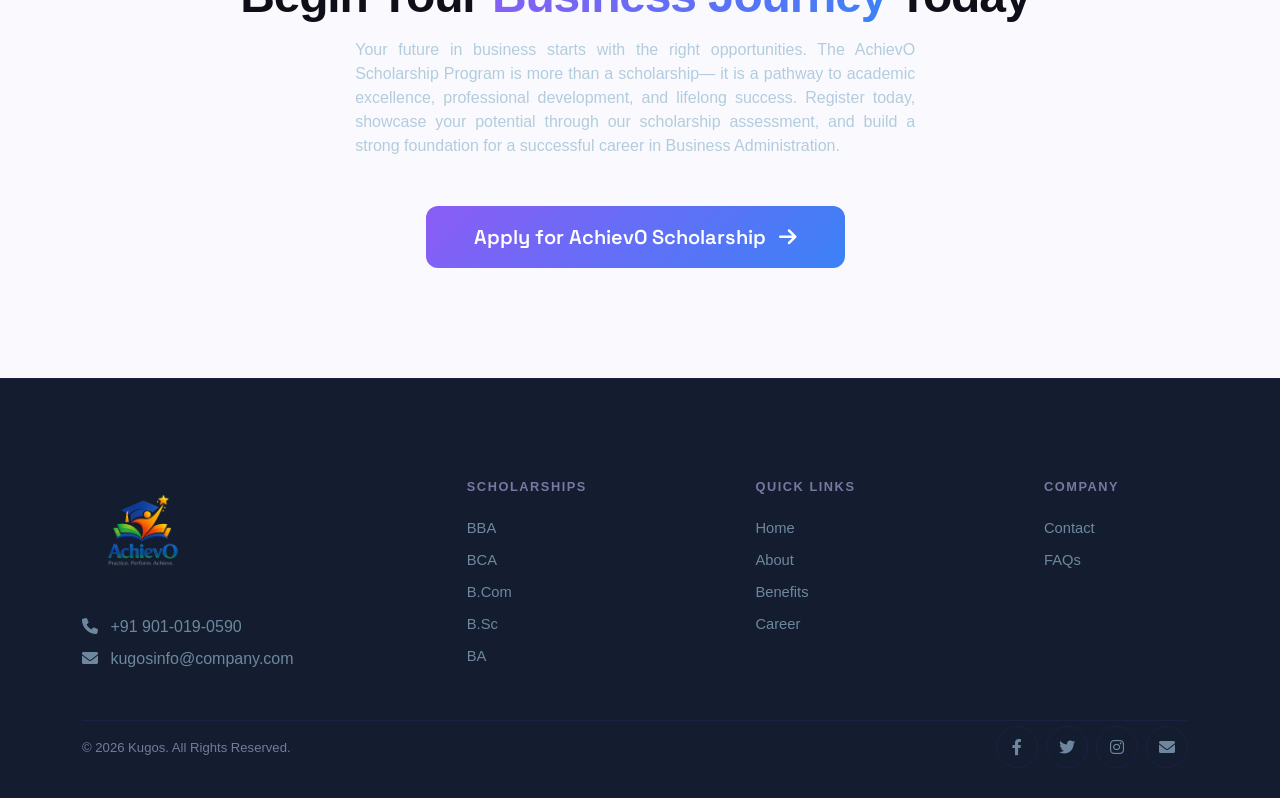
<file: templates/bsc.html>
<!DOCTYPE html>
<html lang="en" class="lm" id="htmlRoot">

<head>
    <meta charset="UTF-8">
    <meta name="viewport" content="width=device-width, initial-scale=1.0">
    <title>AchievO Scholarship for BSc Students | Merit Scholarship Program</title>

    <meta name="description"
        content="AchievO Scholarship for B.Sc Students offers merit-based scholarships, AI-powered learning, mock assessments, performance analytics, and career guidance for aspiring science professionals and researchers.">
    <meta name="keywords"
        content="B.Sc Scholarship, AchievO Scholarship, Bachelor of Science Scholarship, Merit Scholarship, B.Sc Students, Science Scholarship, Research, Laboratory Skills, STEM Education">
    <meta name="robots" content="index,follow">
    <meta property="og:title" content="AchievO Scholarship for B.Sc Students">
    <meta property="og:description"
        content="Empowering Future Scientists through Scholarships, AI Learning, Research Skills, and Career Development.">

    <link rel="icon" href="/assets/img/AchievO favicon.png" type="image/png">
    <link rel="preconnect" href="https://fonts.googleapis.com">
    <link href="https://fonts.googleapis.com/css2?family=Space+Grotesk:wght@300;400;500;600;700&display=swap"
        rel="stylesheet">
    <link href="/css/bootstrap.min.css" rel="stylesheet">
    <link href="/css/aos.css" rel="stylesheet">
    <link href="/css/swiper-bundle.min.css" rel="stylesheet">
    <link rel="stylesheet" href="/css/all.min.css">
    <link rel="stylesheet" href="/css/magnific-popup.css">
    <!--chatbotcss-->
    <link rel="stylesheet" href="/css/chatbot.css" />
    <link rel="stylesheet" href="/css/style.css">
    <link rel="stylesheet" href="/css/courses.css" />

</head>

<body>
    <div id="cursor-glow"></div>
    <div id="landing">

        <!-- ================= NAVBAR ================= -->
        <nav id="nbar">
            <div class="container">
                <div class="d-flex align-items-center justify-content-between w-100">
                    <a class="navbar-brand d-flex align-items-center gap-3" href="/index.html">
                        <img src="/assets/img/logo.png" class="img-fluid logo-i" alt="AchievO Logo">
                    </a>
                    <div class="d-none d-lg-flex align-items-center gap-1 mx-auto">
                        <a href="#hero" class="nav-link">Home</a>
                        <a href="#about" class="nav-link">About</a>
                        <a href="#scholarship-benefits" class="nav-link">Benefits</a>
                        <a href="#career" class="nav-link">Career</a>
                        <a href="#contact" class="nav-link">Contact</a>
                    </div>
                    <div class="d-flex align-items-center gap-2">
                        <button class="boc d-flex align-items-center justify-content-center" id="thbtn"
                            style="width:38px;height:38px;padding:0;border-radius:12px">
                            <i class="fa-solid fa-sun" id="suni" style="display:none"></i>
                            <i class="fa-solid fa-moon" id="mooni"></i>
                        </button>
                        <a href="register2.html" class="bgrd btn px-3 py-2 d-none d-sm-flex align-items-center gap-1">
                            Apply Now
                            <i class="fa-solid fa-arrow-right fa-sm"></i>
                        </a>
                        <button class="boc d-lg-none px-2 py-2" id="mbtog">
                            <i class="fa-solid fa-bars" id="barIcon"></i>
                            <i class="fa-solid fa-xmark" id="xIcon" style="display:none"></i>
                        </button>
                    </div>
                </div>
            </div>
        </nav>

        <!-- Mobile Menu -->
        <div id="mbmenu">
            <a href="#hero" class="nav-link d-block py-3 border-bottom">Home</a>
            <a href="#about" class="nav-link d-block py-3 border-bottom">About</a>
            <a href="#benefits" class="nav-link d-block py-3 border-bottom">Benefits</a>
            <a href="#career" class="nav-link d-block py-3 border-bottom">Career</a>
            <a href="./index.html#contact" class="nav-link d-block py-3">Contact</a>
            <div class="mt-3">
                <a href="/templates/register.html" class="bgrd btn w-100">
                    Apply Now
                </a>
            </div>
        </div>

        <!-- ================= HERO ================= -->
        <section id="heroc" style="background: url('/assets/img/hero_bg.png') center center/cover no-repeat;
           min-height: 100vh;">
            <div class="heroc-grid container">
                <div class="row align-items-center gy-5">
                    <div class="col-lg-12 rv">
                        <span class="hbadge">
                            <div class="bdot"></div>
                            Merit Based Scholarship
                        </span>
                        <h1 class="h1">
                            AchievO Scholarship
                            <span class="gt">for BSc Students</span>
                        </h1>
                        <p class="ssub mb-4">
                            Empowering Future Business Leaders through merit-based scholarships,
                            AI-powered learning, mock assessments, performance analytics,
                            and continuous academic guidance.
                        </p>
                        <div class="d-flex flex-wrap gap-3">
                            <a href="register2.html" class="bgrd btn btn-lg">
                                Apply for Scholarship
                            </a>
                            <a href="#about" class="boc btn btn-lg">
                                Learn More
                            </a>
                        </div>
                    </div>
                </div>
            </div>
    </section>

    <!-- ================= ABOUT ================= -->
    <section class="sp" id="about">
        <div class="container">
            <div class="text-center mb-5 rv">
                <span class="slbl">
                    AchievO Scholarship
                </span>
                <h2 class="stitle">
                    Empowering
                    <span class="gt">
                        Future Business Leaders
                    </span>
                </h2>
                <p class="sub mx-auto">
                    At AchievO, we believe that talent, determination, and ambition deserve
                    the right opportunities.
                </p>
            </div>
            <div class="row justify-content-center">
                <div class="col-lg-10 rv">
                    <div class="gc p-5">
                        <p>
                            Our Scholarship Program is designed to identify promising students and
                            support them throughout their academic journey.
                            For aspiring BSc students, AchievO offers far more than financial
                            assistance.
                            Students receive access to AI-powered learning resources, merit-based
                            scholarship opportunities, detailed performance analytics, mock
                            assessments, study materials, and personalized academic guidance that
                            help build the knowledge, skills, and confidence required for a
                            successful career in business and management.
                        </p>
                        <p class="mb-0">
                            By participating in the AchievO Scholarship Program, students develop
                            strong academic foundations while preparing for internships,
                            placements, entrepreneurship, and higher education.
                        </p>
                    </div>
                </div>
            </div>
        </div>
    </section>


    <!-- ================= HOW ACHIEVO SUPPORTS ================= -->
    <section class="sp" id="support" style="background:var(--bg2)">
        <div class="container">
            <div class="row align-items-center g-5">
                <div class="col-lg-6 rv">
                    <span class="slbl">
                        Your Learning Journey
                    </span>
                    <h2 class="stitle">
                        How AchievO Supports
                        <span class="gt">Your BSc Journey</span>
                    </h2>
                    <p class="ssub mb-4">
                        AchievO goes beyond traditional scholarship programs by
                        helping students continuously improve their academic
                        performance through learning resources, analytics,
                        assessments and career preparation.
                    </p>
                    <ul class="list-unstyled">
                        <li class="mb-3">
                            <i class="fa-solid fa-circle-check me-2 text-primary"></i>
                            Participate in scholarship assessments
                        </li>
                        <li class="mb-3">
                            <i class="fa-solid fa-circle-check me-2 text-primary"></i>
                            Access detailed performance analytics
                        </li>
                        <li class="mb-3">
                            <i class="fa-solid fa-circle-check me-2 text-primary"></i>
                            Identify strengths and improvement areas
                        </li>
                        <li class="mb-3">
                            <i class="fa-solid fa-circle-check me-2 text-primary"></i>
                            Practice AI-powered mock assessments
                        </li>
                        <li class="mb-3">
                            <i class="fa-solid fa-circle-check me-2 text-primary"></i>
                            Access digital study materials
                        </li>
                        <li class="mb-3">
                            <i class="fa-solid fa-circle-check me-2 text-primary"></i>
                            Monitor progress through the Student Dashboard
                        </li>
                        <li class="mb-3">
                            <i class="fa-solid fa-circle-check me-2 text-primary"></i>
                            Prepare for placements and higher education
                        </li>
                    </ul>
                </div>
                <div class="col-lg-6 rv">
                    <img src="/assets/img/courses/degree.jpg" class="img-fluid rounded-4 shadow"
                        alt="AchievO Student Dashboard">
                </div>
            </div>
        </div>
    </section>

    <!-- ================= BENEFITS ================= -->
    <section class="sp" id="scholarship-benefits">
        <div class="container">
            <div class="text-center mb-5 rv">
                <span class="slbl">Scholarship Benefits</span>
                <h2 class="stitle">
                    Benefits of the
                    <span class="gt">AchievO Scholarship</span>
                </h2>
                <p class="sub mx-auto">
                    Receiving an AchievO Scholarship provides students with
                    opportunities that extend far beyond financial assistance.
                </p>
            </div>
            <div class="row g-4">
                <div class="col-lg-4 col-md-6 rv">
                    <div class="gc p-4 h-100">
                        <div class="ftico">
                            <i class="fa-solid fa-medal"></i>
                        </div>
                        <h4>Merit Scholarship Awards</h4>
                        <p>
                            Earn scholarships based on academic excellence and
                            scholarship assessment performance.
                        </p>
                    </div>
                </div>
                <div class="col-lg-4 col-md-6 rv">
                    <div class="gc p-4 h-100">
                        <div class="ftico">
                            <i class="fa-solid fa-wallet"></i>
                        </div>
                        <h4>Reduced Educational Expenses</h4>
                        <p>
                            Lower your financial burden while continuing your
                            higher education.
                        </p>
                    </div>
                </div>
                <div class="col-lg-4 col-md-6 rv">
                    <div class="gc p-4 h-100">
                        <div class="ftico">
                            <i class="fa-solid fa-book-open-reader"></i>
                        </div>
                        <h4>Exclusive Learning Resources</h4>
                        <p>
                            Gain access to premium study materials and digital
                            learning resources.
                        </p>
                    </div>
                </div>
                <div class="col-lg-4 col-md-6 rv">
                    <div class="gc p-4 h-100">
                        <div class="ftico">
                            <i class="fa-solid fa-chart-line"></i>
                        </div>
                        <h4>Academic Recommendations</h4>
                        <p>
                            Receive personalized recommendations based on your
                            strengths and performance.
                        </p>
                    </div>
                </div>
                <div class="col-lg-4 col-md-6 rv">
                    <div class="gc p-4 h-100">
                        <div class="ftico">
                            <i class="fa-solid fa-lightbulb"></i>
                        </div>
                        <h4>Skill Development</h4>
                        <p>
                            Improve communication, leadership, analytical and
                            business skills throughout your journey.
                        </p>
                    </div>
                </div>
                <div class="col-lg-4 col-md-6 rv">
                    <div class="gc p-4 h-100">
                        <div class="ftico">
                            <i class="fa-solid fa-briefcase"></i>
                        </div>
                        <h4>Placement Preparation</h4>
                        <p>
                            Build confidence for placements, internships and
                            competitive examinations.
                        </p>
                    </div>
                </div>
            </div>
        </div>
    </section>

    <!-- ================= SKILLS ================= -->
    <section class="sp skill-section" id="skills">
        <div class="container">
            <div class="text-center mb-5 rv">
                <span class="slbl">
                    PROFESSIONAL SKILLS
                </span>
                <h2 class="stitle">
                    Skills You'll Develop
                    <span class="gt">
                        With AchievO
                    </span>
                </h2>
                <p class="ssub mx-auto" style="max-width:720px; text-align: center;">
                    The AchievO learning ecosystem helps students develop
                    practical, professional, and career-ready skills that are
                    highly valued in higher education and the workplace.
                </p>
            </div>
            <div class="row gy-5">

                <!-- LEFT SIDE -->
                <div class="col-lg-5">
                    <div class="skill-menu">

                        <div class="skill-card active" data-icon="fa-users" data-title="Leadership"
                            data-desc="Develop confidence to lead teams, make informed decisions and inspire others."
                            data-points="Team Building|Decision Making|Leadership">
                            <i class="fa-solid fa-users"></i>
                            <span>Leadership</span>
                        </div>

                        <div class="skill-card" data-icon="fa-comments" data-title="Communication"
                            data-desc="Improve verbal, written and interpersonal communication for academic and professional success."
                            data-points="Public Speaking|Presentation Skills|Active Listening">
                            <i class="fa-solid fa-comments"></i>
                            <span>Communication</span>
                        </div>

                        <div class="skill-card" data-icon="fa-scale-balanced" data-title="Decision Making"
                            data-desc="Strengthen your ability to evaluate situations and make smart, logical decisions."
                            data-points="Logical Thinking|Judgement|Planning">
                            <i class="fa-solid fa-scale-balanced"></i>
                            <span>Decision Making</span>
                        </div>

                        <div class="skill-card" data-icon="fa-brain" data-title="Critical Thinking"
                            data-desc="Develop analytical thinking and problem-solving skills through real-world scenarios."
                            data-points="Reasoning|Analysis|Innovation">
                            <i class="fa-solid fa-brain"></i>
                            <span>Critical Thinking</span>
                        </div>

                        <div class="skill-card" data-icon="fa-people-group" data-title="Teamwork"
                            data-desc="Learn to collaborate effectively with peers and contribute towards shared goals."
                            data-points="Collaboration|Responsibility|Coordination">
                            <i class="fa-solid fa-user-group"></i>
                            <span>Teamwork</span>
                        </div>

                        <div class="skill-card" data-icon="fa-puzzle-piece" data-title="Problem Solving"
                            data-desc="Improve your ability to identify challenges and find practical solutions."
                            data-points="Creativity|Adaptability|Solution Building">
                            <i class="fa-solid fa-puzzle-piece"></i>
                            <span>Problem Solving</span>
                        </div>

                        <div class="skill-card" data-icon="fa-person-chalkboard" data-title="Presentation Skills"
                            data-desc="Gain confidence in presenting ideas clearly and professionally."
                            data-points="Confidence|Presentation|Speaking">
                            <i class="fa-solid fa-chalkboard-user"></i>
                            <span>Presentation Skills</span>
                        </div>

                        <div class="skill-card" data-icon="fa-clock" data-title="Time Management"
                            data-desc="Manage your time efficiently during exams and throughout your academic journey."
                            data-points="Planning|Productivity|Discipline">
                            <i class="fa-solid fa-clock"></i>
                            <span>Time Management</span>
                        </div>

                        <div class="skill-card" data-icon="fa-coins" data-title="Financial Awareness"
                            data-desc="Understand scholarships, budgeting and financial planning for education."
                            data-points="Budgeting|Scholarships|Planning">
                            <i class="fa-solid fa-coins"></i>
                            <span>Financial Awareness</span>
                        </div>

                        <div class="skill-card" data-icon="fa-rocket" data-title="Entrepreneurship"
                            data-desc="Build entrepreneurial thinking and innovative business perspectives."
                            data-points="Innovation|Business Ideas|Leadership">
                            <i class="fa-solid fa-rocket"></i>
                            <span>Entrepreneurship</span>
                        </div>

                        <div class="skill-card" data-icon="fa-handshake" data-title="Professional Ethics"
                            data-desc="Develop integrity, accountability and ethical values for professional success."
                            data-points="Integrity|Professionalism|Respect">
                            <i class="fa-solid fa-handshake"></i>
                            <span>Professional Ethics</span>
                        </div>

                        <div class="skill-card" data-icon="fa-chart-simple" data-title="Analytical Thinking"
                            data-desc="Interpret data, evaluate information and make informed academic decisions."
                            data-points="Data Analysis|Research|Logical Thinking">
                            <i class="fa-solid fa-chart-simple"></i>
                            <span>Analytical Thinking</span>
                        </div>

                    </div>
                </div>

                <!-- RIGHT SIDE -->
                <div class="col-lg-7">
                    <div class="sticky-panel">
                        <div class="skill-info gc p-5">
                            <div id="skillIcon">
                                <i class="fa-solid fa-users"></i>
                            </div>
                            <span class="slbl mb-3">
                                Career Ready Skill
                            </span>
                            <h2 id="skillTitle">
                                Leadership
                            </h2>
                            <p id="skillDesc">
                                Develop confidence to lead teams, make informed
                                decisions and inspire others in academic and
                                professional environments.
                            </p>
                            <ul id="skillList">
                                <li>Team Building</li>
                                <li>Decision Making</li>
                                <li>Leadership</li>
                            </ul>
                            <a href="register2.html" class="bgrd btn   align-items-center ">
                                Join PG-MTK
                            </a>
                        </div>
                    </div>
                </div>
            </div>
        </div>
    </section>

    <!-- ================= FUTURE OUTCOMES ================= -->
    <section class="sp" id="career">
        <div class="container">
            <div class="text-center mb-5 rv">
                <span class="slbl">
                    Future Opportunities
                </span>
                <h2 class="stitle">
                    Your Career &
                    <span class="gt">Higher Education Path</span>
                </h2>
            </div>
            <div class="row g-5">
                <div class="col-lg-6 rv">
                    <div class="gc p-5 h-100">
                        <h3 class="mb-4">
                            Career Opportunities
                        </h3>
                        <div class="row">
                            <div class="col-6">
                                <ul class="list-unstyled">
                                    <li class="mb-3">✔ Laboratory Technician</li>
                                    <li class="mb-3">✔ Research Assistant</li>
                                    <li class="mb-3">✔ Data Analyst</li>
                                    <li class="mb-3">✔ Quality Control Analyst</li>
                                    <li class="mb-3">✔ Clinical Research Associate</li>
                                    <li class="mb-3">✔ Environmental Scientist</li>
                                    <li class="mb-3">✔ Microbiologist</li>
                                </ul>
                            </div>
                            <div class="col-6">
                                <ul class="list-unstyled">
                                    <li class="mb-3">✔ Biotechnologist</li>
                                    <li class="mb-3">✔ Food Safety Officer</li>
                                    <li class="mb-3">✔ Pharmaceutical Executive</li>
                                    <li class="mb-3">✔ Healthcare Analyst</li>
                                    <li class="mb-3">✔ Scientific Assistant</li>
                                    <li class="mb-3">✔ GIS Analyst</li>
                                    <li class="mb-3">✔ Science Teacher</li>
                                </ul>
                            </div>
                        </div>
                    </div>
                </div>
                <div class="col-lg-6 rv">
                    <div class="gc p-5 h-100">
                        <h3 class="mb-4">
                            Higher Education
                        </h3>
                        <div class="row">
                            <div class="col-6">
                                <ul class="list-unstyled">
                                    <li class="mb-3">✔ M.Sc.</li>
                                    <li class="mb-3">✔ MBA</li>
                                    <li class="mb-3">✔ MCA</li>
                                    <li class="mb-3">✔ M.Tech</li>
                                    <li class="mb-3">✔ Master of Public Health</li>
                                    <li class="mb-3">✔ Biotechnology</li>
                                    <li class="mb-3">✔ Data Science</li>
                                </ul>
                            </div>
                            <div class="col-6">
                                <ul class="list-unstyled">
                                    <li class="mb-3">✔ Artificial Intelligence</li>
                                    <li class="mb-3">✔ Environmental Science</li>
                                    <li class="mb-3">✔ Clinical Research</li>
                                    <li class="mb-3">✔ Bioinformatics</li>
                                    <li class="mb-3">✔ Food Technology</li>
                                    <li class="mb-3">✔ Forensic Science</li>
                                    <li class="mb-3">✔ Research (Ph.D.)</li>
                                </ul>
                            </div>
                        </div>
                    </div>
                </div>
            </div>
        </div>
    </section>

    <!-- ================= SUCCESS JOURNEY ================= -->
    <section class="sp" id="success" style="background:var(--bg2)">
        <div class="container">
            <div class="row justify-content-center">
                <div class="col-lg-10 text-center rv">
                    <span class="slbl">
                        Your Future Starts Here
                    </span>
                    <h2 class="stitle">
                        Your Success Journey with
                        <span class="gt">AchievO</span>
                    </h2>
                    <p class="ssub mx-auto mb-4">
                        AchievO is dedicated to helping students transform their
                        academic potential into real-world success. Through
                        scholarships, personalized learning support, performance
                        analytics, AI-powered learning insights, and continuous
                        skill development, students are equipped to face future
                        academic and professional challenges with confidence.
                    </p>
                    <p class="ssub mx-auto">
                        Whether your ambition is to secure a top placement, pursue
                        higher education, become a successful entrepreneur, or take
                        on leadership roles in the corporate world, AchievO provides
                        the guidance, resources, and learning ecosystem to help you
                        move closer to your goals.
                    </p>
                </div>
            </div>
        </div>
    </section>

    <!-- ================= CTA ================= -->
    <section id="cta">
        <div class="container">
            <div class="row justify-content-center">
                <div class="col-lg-9 text-center rv">
                    <span class="slbl">
                        Begin Today
                    </span>
                    <h2 class="stitle">
                        Begin Your
                        <span class="gt">Business Journey</span>
                        Today
                    </h2>
                    <p class="ssub mx-auto mb-5">
                        Your future in business starts with the right
                        opportunities.
                        The AchievO Scholarship Program is more than a scholarship—
                        it is a pathway to academic excellence, professional
                        development, and lifelong success.
                        Register today, showcase your potential through our
                        scholarship assessment, and build a strong foundation for a
                        successful career in Business Administration.
                    </p>
                    <a href="register2.html" class="bgrd btn btn-lg px-5 py-3">
                        Apply for AchievO Scholarship
                        <i class="fa-solid fa-arrow-right ms-2"></i>
                    </a>
                </div>
            </div>
        </div>
    </section>

    <!-- ================= FOOTER ================= -->
    <footer id="foot" style="background:var(--main)">
        <div class="container">
            <div class="row g-5 mb-5">
                <!-- Logo & About -->
                <div class="col-lg-4 d-flex flex-column">
                    <a class="mb-3" href="#">
                        <img src="/assets/img/logo.png" alt="AchievO Logo" style="height:200px;">
                    </a>
                    <div class="contact-info">
                        <p class="mb-2">
                            <a href="tel:+919010190590">
                                <i class="fa-solid fa-phone me-2"></i>
                                +91 901-019-0590
                            </a>
                        </p>
                        <p class="contact-info">
                            <a href="mailto:kugosinfo@company.com">
                                <i class="fa-solid fa-envelope me-2"></i>
                                kugosinfo@company.com
                            </a>
                        </p>
                    </div>
                </div>
                <div class="col-lg-3 col-md-4 col-6 fcol">
                    <h5>Scholarships</h5>
                    <a href="bba.html">BBA</a>
                    <a href="bca.html">BCA</a>
                    <a href="bcom.html">B.Com</a>
                    <a href="bsc.html">B.Sc</a>
                    <a href="ba.html">BA</a>
                </div>
                <div class="col-lg-3 col-md-4 col-6 fcol">
                    <h5>Quick Links</h5>
                    <a href="index.html">Home</a>
                    <a href="#about">About</a>
                    <a href="#benefits">Benefits</a>
                    <a href="#career">Career</a>
                </div>
                <!-- Company -->
                <div class="col-6 col-md-2 fcol">
                    <h5>Company</h5>
                    <a href="#contact">Contact</a>
                    <a href="#faq">FAQs</a>
                </div>
            </div>
            <!-- Bottom Bar -->
            <div class="bottom-bar d-flex align-items-center justify-content-between flex-wrap gap-3"
                style="border-top:1px solid var(--bd)">
                <p style="font-size:.82rem;color:var(--tx3);margin:0">
                    © 2026 Kugos. All Rights Reserved.
                </p>
                <div class="d-flex gap-2">
                    <a href="https://www.facebook.com/" target="_blank" class="sico">
                        <i class="fa-brands fa-facebook-f"></i>
                    </a>
                    <a href="https://x.com/" target="_blank" class="sico">
                        <i class="fa-brands fa-twitter"></i>
                    </a>
                    <a href="https://www.instagram.com/" target="_blank" class="sico">
                        <i class="fa-brands fa-instagram"></i>
                    </a>
                    <a href="mailto:kugosinfo@company.com" class="sico">
                        <i class="fa-solid fa-envelope"></i>
                    </a>
                </div>
            </div>
        </div>
    </footer>
    </div>

    <!--chatbot-->
    <div id="chat-icon" class="chat-icon">
        <img src="/assets/img/chat.png" alt="Chatbot">
    </div>
    <div id="chat-box" class="chat-box">
        <div class="chat-header">
            <span>🎓 Scholarship Assistant</span>
            <span id="close-chat" class="close-btn">&times;</span>
        </div>
        <div id="chat-body" class="chat-body"></div>
    </div>


    <!-- ================= SCRIPTS ================= -->
    <script src="/js/jquery-3.7.1.min.js"></script>
    <script src="/js/bootstrap.bundle.min.js"></script>
    <script src="/js/aos.js"></script>
    <script src="/js/chart.umd.min.js"></script>
    <script src="/js/jquery.magnific-popup.min.js"></script>
    <!--datachatbot-->
    <script src="/js/datachatbot.js"></script>
    <!--chat bot-->
    <script src="/js/chatbot.js"></script>
    <script src="/js/main.js"></script>
    <script>
        AOS.init({
            duration: 800,
            once: true
        });
        const features = document.querySelectorAll(".feature-item");
        const preview = document.getElementById("featureImage");
        const observer = new IntersectionObserver(entries => {
            entries.forEach(entry => {
                if (entry.isIntersecting) {
                    features.forEach(f => f.classList.remove("active"));
                    entry.target.classList.add("active");
                    preview.src = entry.target.dataset.img;
                }
            });
        }, { threshold: .6 });
        features.forEach(item => observer.observe(item));
        const cards = document.querySelectorAll(".skill-card");
        cards.forEach(card => {
            card.addEventListener("mouseenter", () => {
                cards.forEach(c => c.classList.remove("active"));
                card.classList.add("active");
                skillTitle.innerHTML = card.dataset.title;
                skillDesc.innerHTML = card.dataset.desc;
                skillIcon.innerHTML =
                    `<i class="fa-solid ${card.dataset.icon}"></i>`;
                skillList.innerHTML = "";
                card.dataset.points.split("|").forEach(point => {
                    skillList.innerHTML += `<li>${point}</li>`;
                });
            });
        });
    </script>
</body>

</html>
</file>
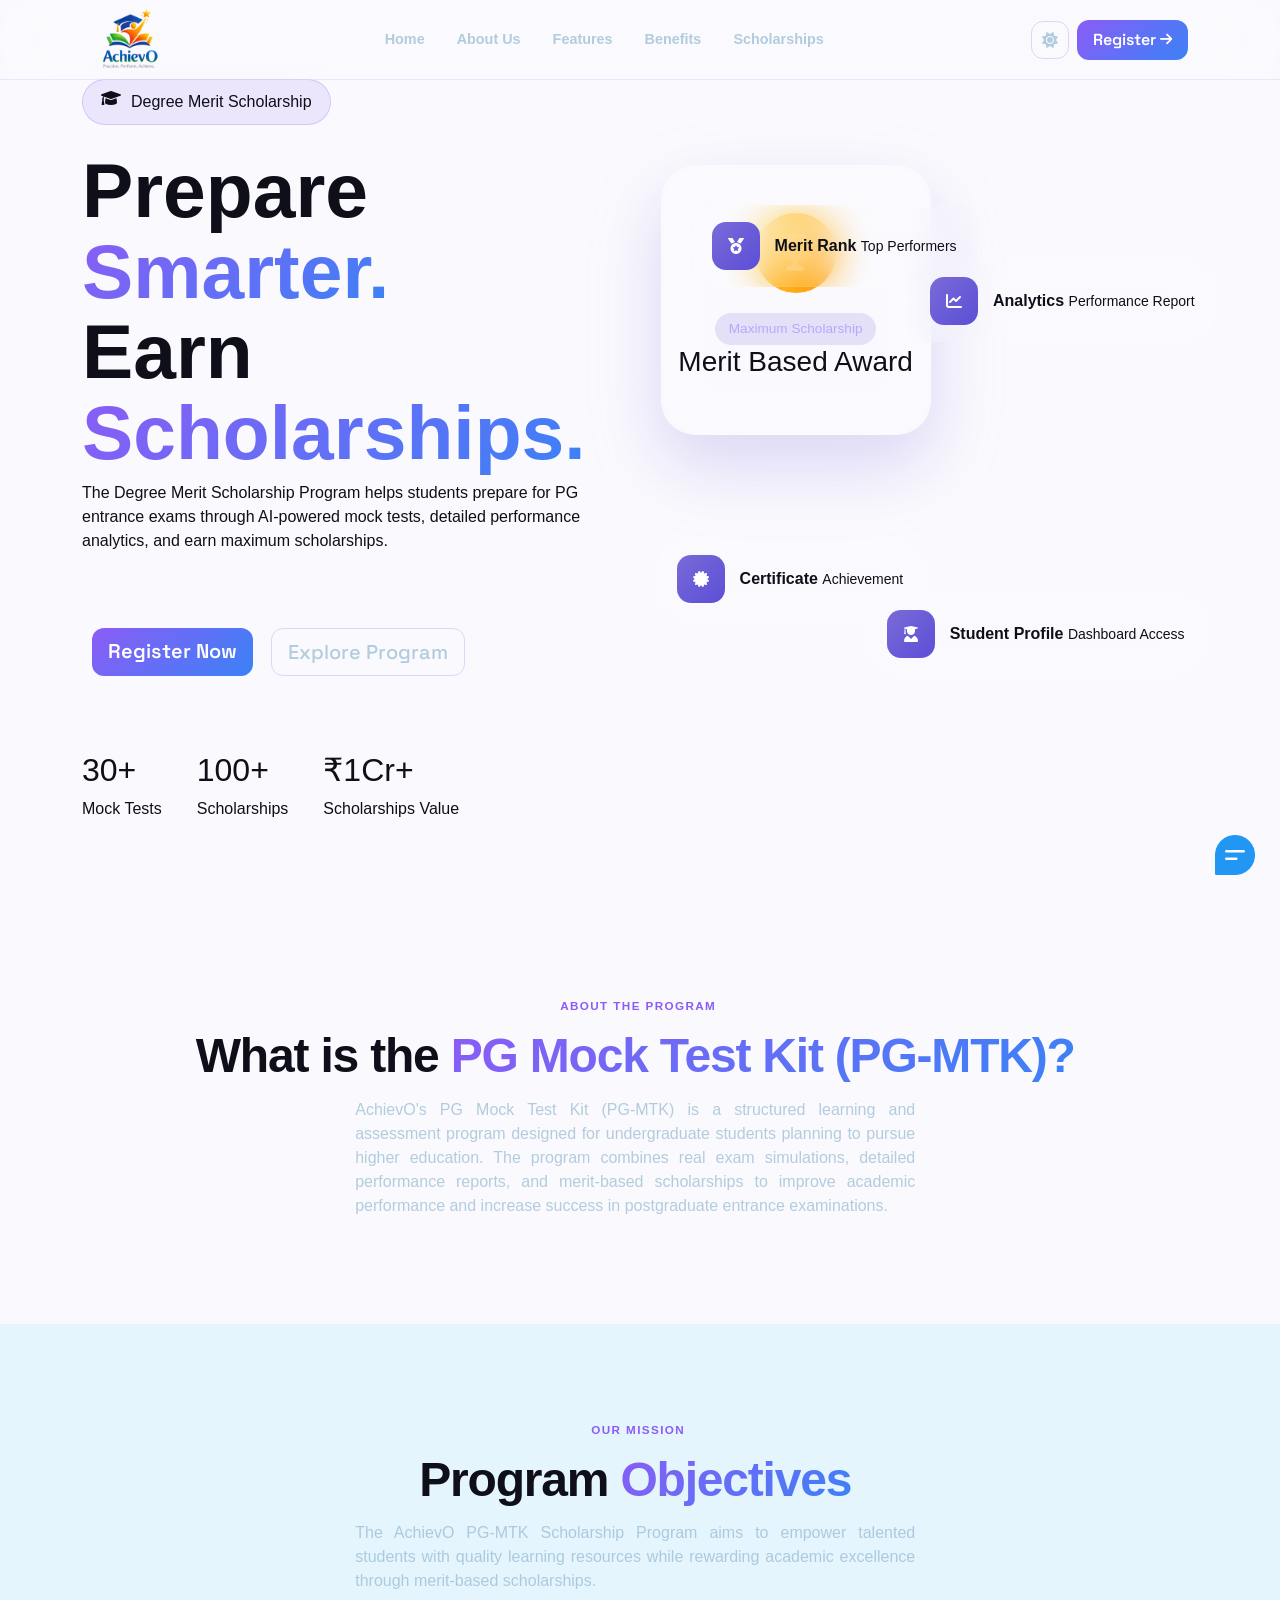
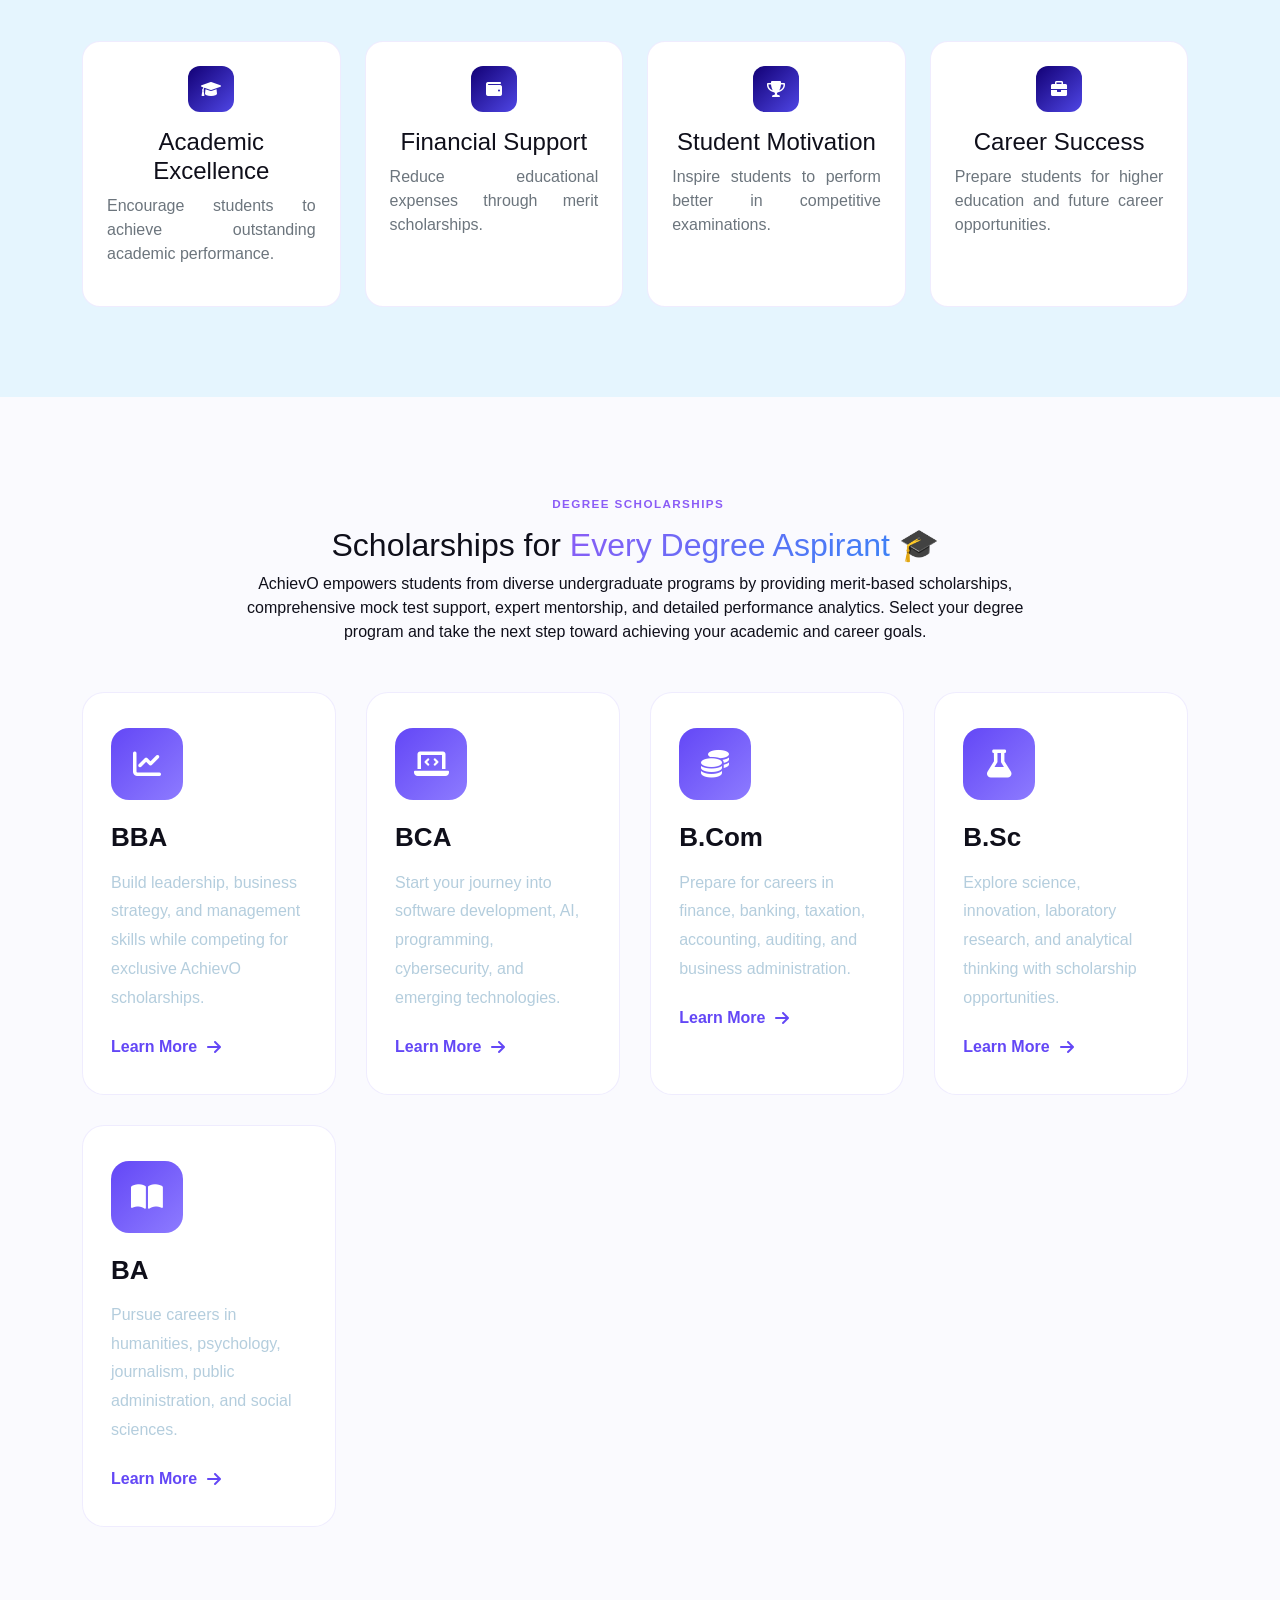
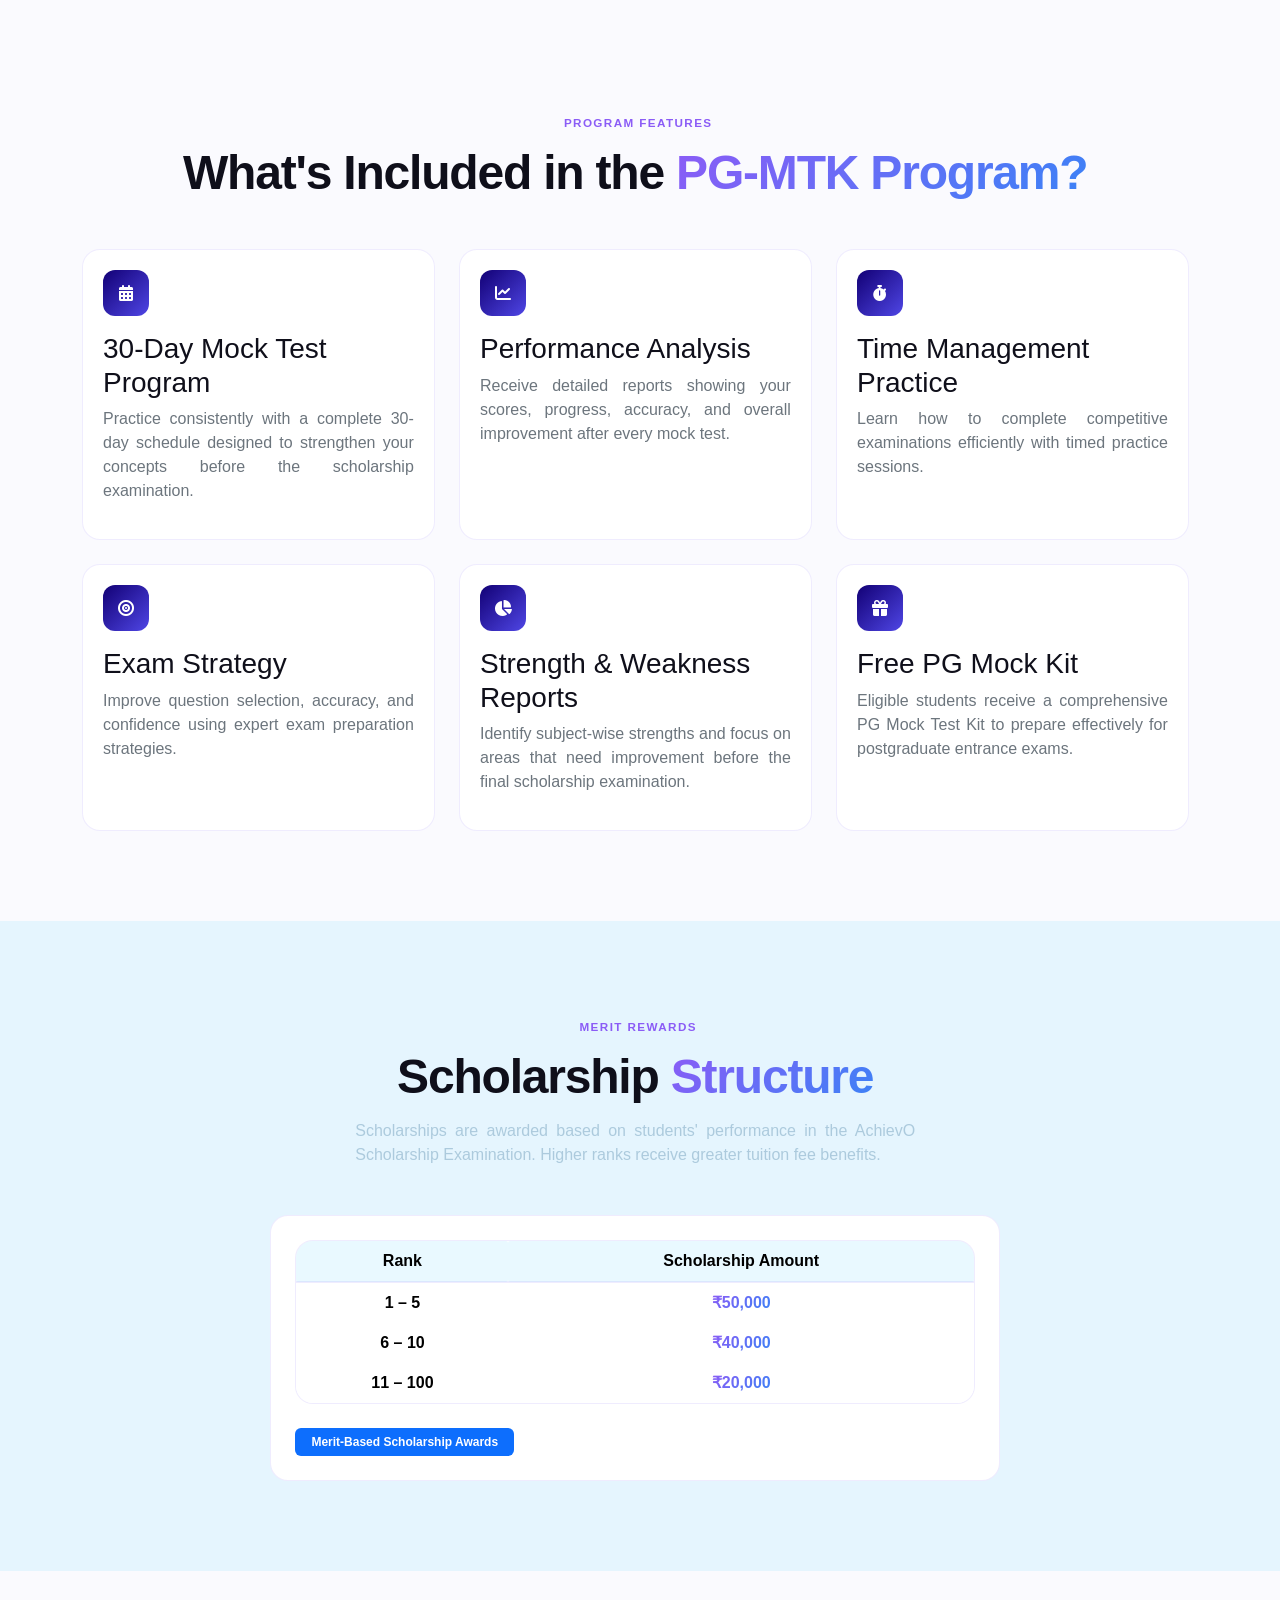
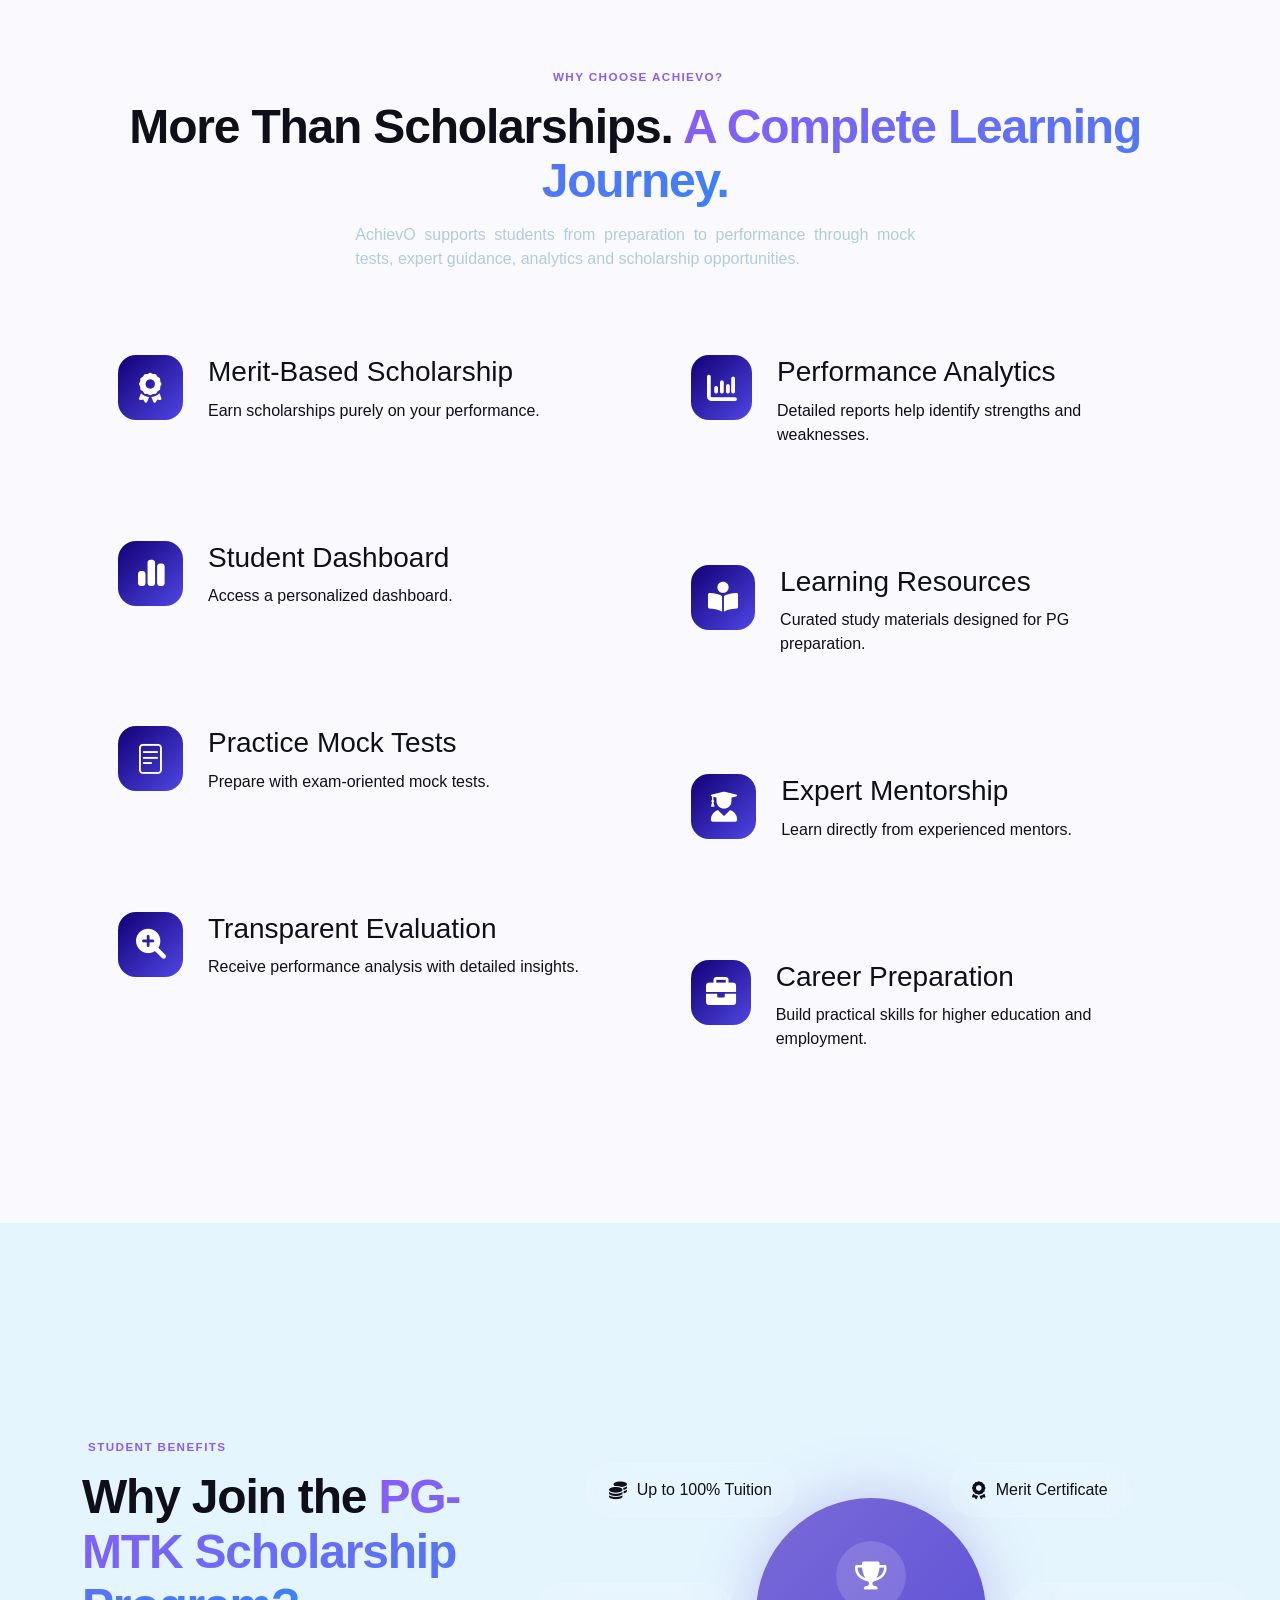
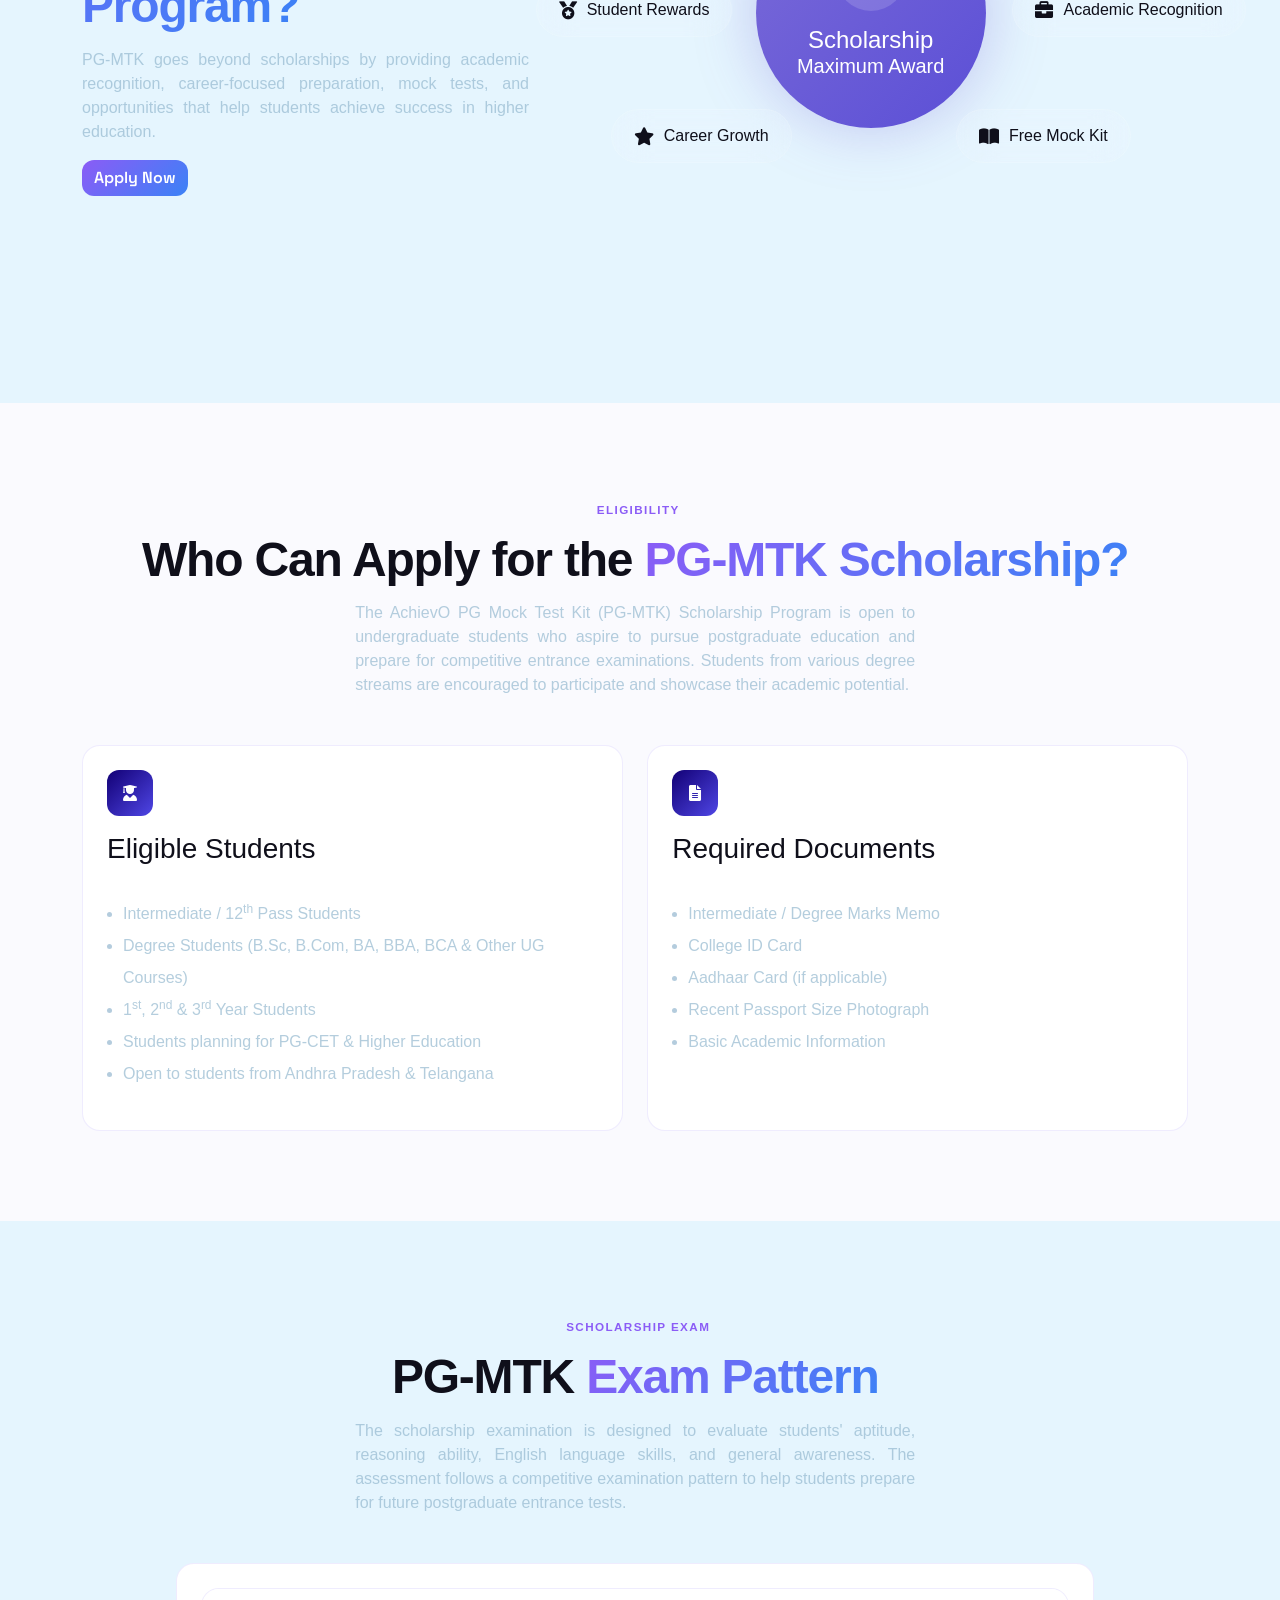
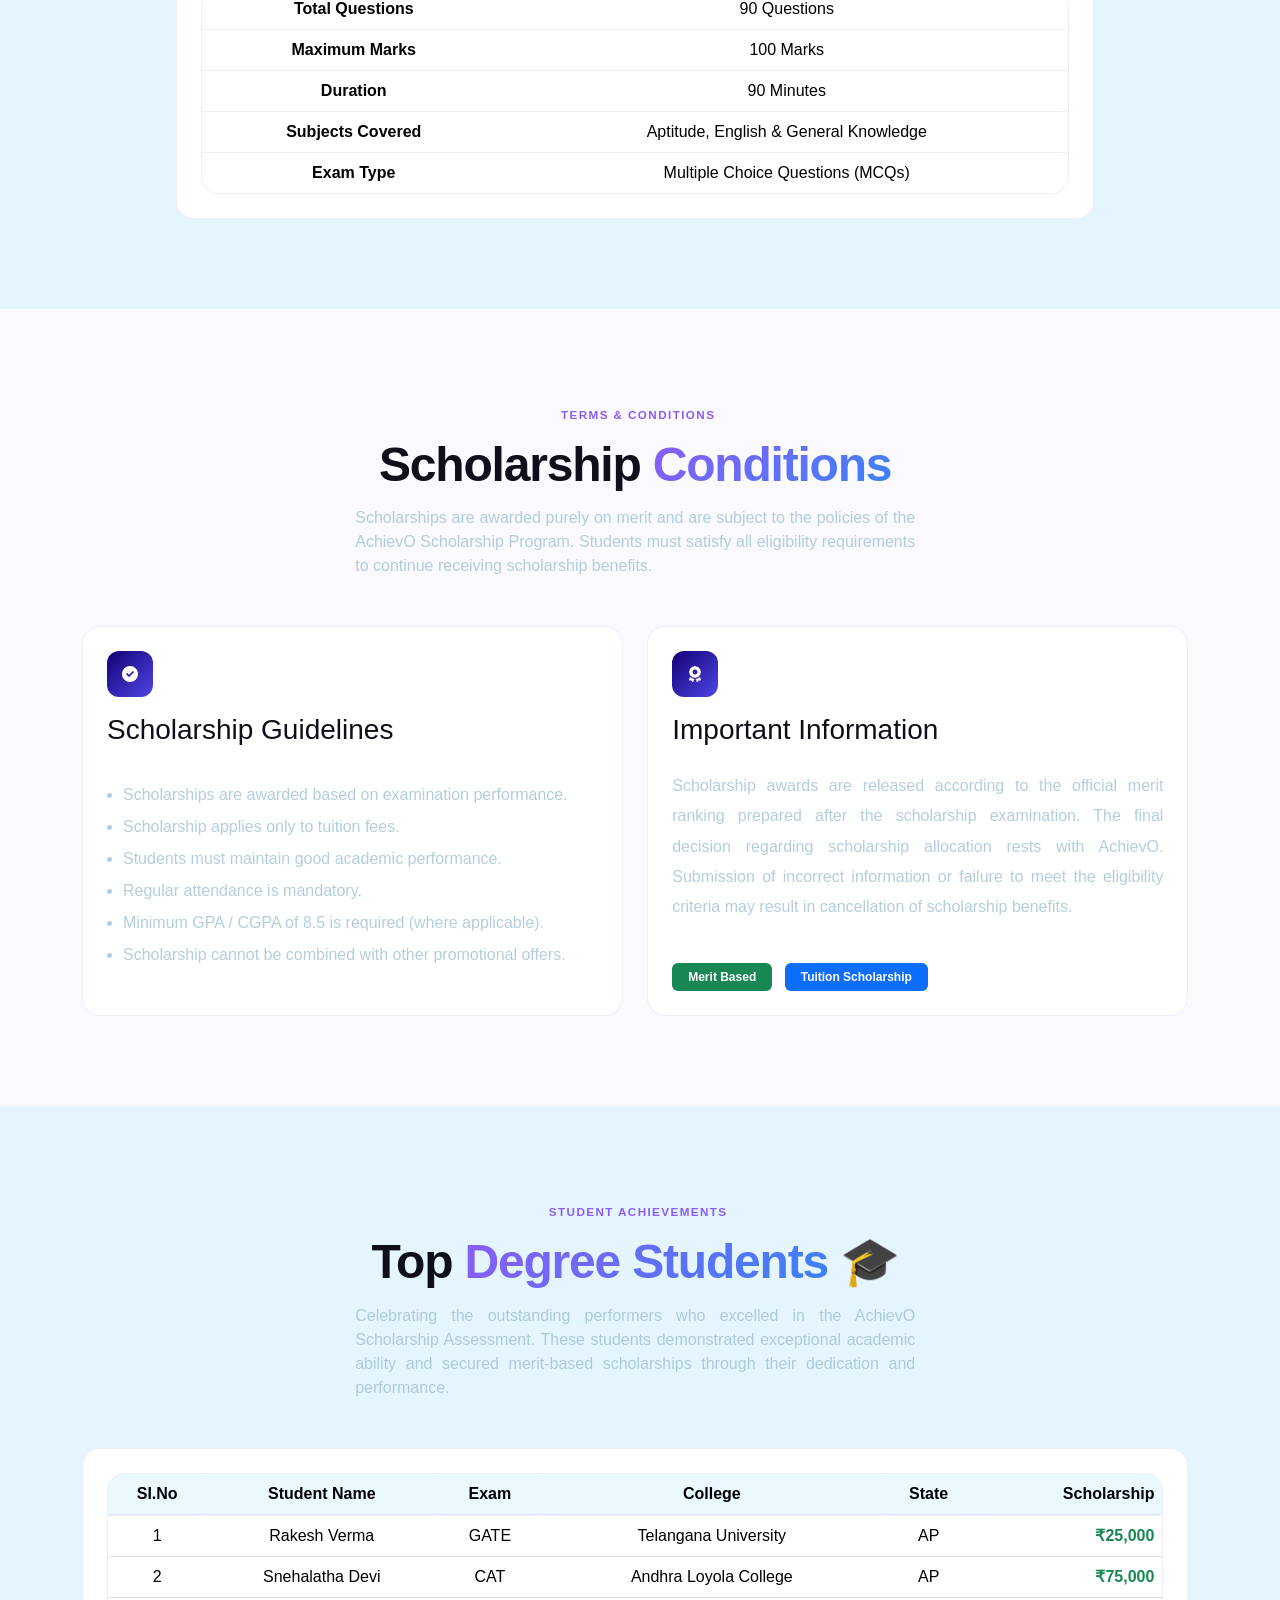
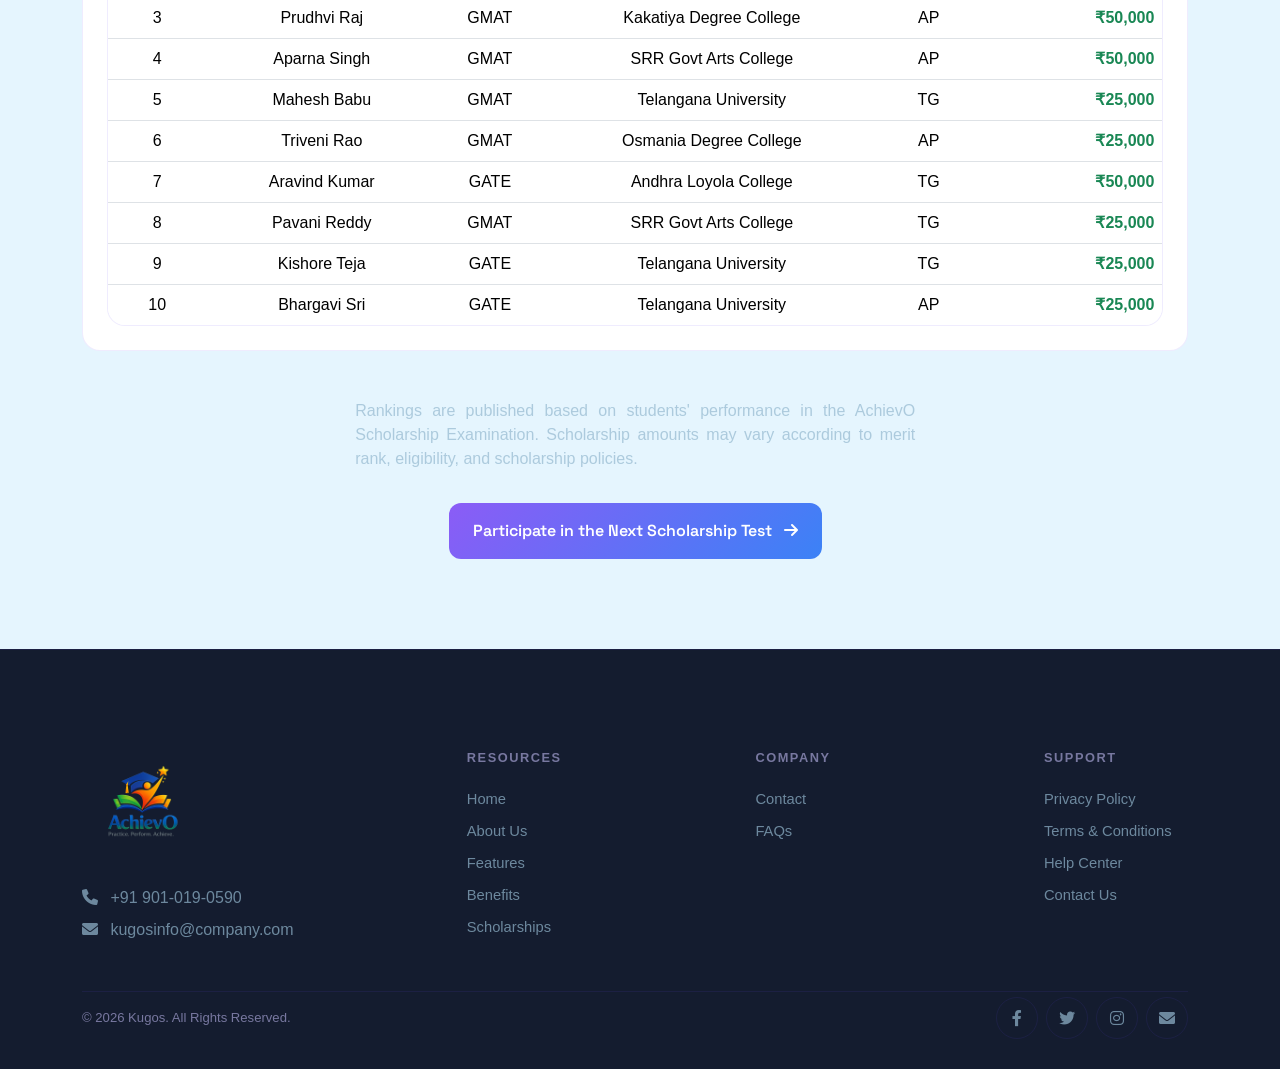
<file: templates/degree.html>
<!DOCTYPE html>
<html lang="en" class="lm" id="htmlRoot">

<head>
   <meta charset="UTF-8">
   <meta name="viewport" content="width=device-width, initial-scale=1.0">
   <title>AchievO</title>

   <link rel="icon" href="/assets/img/AchievO favicon.png" type="image/png">

   <link rel="preconnect" href="https://fonts.googleapis.com">
   <link href="https://fonts.googleapis.com/css2?family=Space+Grotesk:wght@300;400;500;600;700&display=swap"
      rel="stylesheet">
   <!-- Bootstrap 5.3 -->
   <link href="/css/bootstrap.min.css" rel="stylesheet" />
   <!-- AOS Animate on Scroll -->
   <link href="/css/aos.css" rel="stylesheet" />
   <!-- Swiper -->
   <link href="/css/swiper-bundle.min.css" rel="stylesheet" />
   <!-- all min css -->
   <link rel="stylesheet" href="/css/all.min.css" />
   <!-- magnific CSS -->
   <link rel="stylesheet" href="/css/magnific-popup.css" />
   <!--chatbotcss-->
   <link rel="stylesheet" href="/css/chatbot.css" />
   <!-- Style CSS -->
   <link rel="stylesheet" href="/css/style.css" />
   <link rel="stylesheet" href="/css/courses.css"/>
</head>

<body>

   <!-- ======================== LANDING PAGE ======================== -->
   <div id="cursor-glow"></div>
   <div id="landing">
      <!-- NAVBAR -->
      <nav id="nbar">
         <div class="container">
            <div class="d-flex align-items-center justify-content-between w-100">
               <a class="navbar-brand d-flex align-items-center gap-3" href="/index.html">
                  <img src="/assets/img/logo.png" alt="AchievO Logo" class="img-fluid logo-i">
               </a>
               <div class="d-none d-lg-flex align-items-center gap-1 mx-auto">
                  <a href="#" class="nav-link">Home</a>
                  <a href="#about" class="nav-link">About Us</a>
                  <a href="#features" class="nav-link">Features</a>
                  <a href="#benefits" class="nav-link">Benefits</a>
                  <a href="#scholarships" class="nav-link">Scholarships</a>
               </div>
               <div class="d-flex align-items-center gap-2">
                  <button class="boc d-flex align-items-center justify-content-center" id="thbtn"
                     style="width:38px;height:38px;padding:0;border-radius:12px" aria-label="Toggle theme">
                     <i class="fa-solid fa-sun" id="suni" style="display:none"></i>
                     <i class="fa-solid fa-moon" id="mooni"></i>
                  </button>

                  <a href="register2.html" class="bgrd btn px-3 py-2 d-none d-sm-flex align-items-center gap-1">
                     Register <i class="fa-solid fa-arrow-right fa-sm"></i>
                  </a>
                  <button class="boc d-lg-none px-2 py-2" id="mbtog" style="border-radius:10px">
                     <i class="fa-solid fa-bars" id="barIcon"></i>
                     <i class="fa-solid fa-xmark" id="xIcon" style="display:none"></i>
                  </button>
               </div>
            </div>
         </div>
      </nav>
      <div id="mbmenu">
         <a href="#" class="nav-link d-block py-3 border-bottom" style="border-color:var(--bd)!important">Home</a>
         <a href="#about" class="nav-link d-block py-3 border-bottom" style="border-color:var(--bd)!important">About
            Us</a>
         <a href="#gallery" class="nav-link d-block py-3 border-bottom"
            style="border-color:var(--bd)!important">Features</a>
         <a href="#testimonials" class="nav-link d-block py-3 border-bottom"
            style="border-color:var(--bd)!important">Benefits</a>
         <a href="#contact" class="nav-link d-block py-3 border-bottom"
            style="border-color:var(--bd)!important">Scholarships</a>
         <div class="d-flex gap-2 mt-3">
            <a href="register2.html" class="bgrd btn px-3 py-2 d-none d-sm-flex align-items-center gap-1">
               Register <i class="fa-solid fa-arrow-right fa-sm"></i>
            </a>
         </div>
      </div>

      <!-- ======================== HERO ======================== -->
      <section id="heroc">
         <div class="heroc-grid container">
            <!-- LEFT -->
            <div class="heroc-content">
               <span class="heroc-tag">
                  <i class="fa-solid fa-graduation-cap"></i>
                  Degree Merit Scholarship
               </span>
               <h1>
                  Prepare
                  <span class="gt">Smarter.</span>
                  <br>
                  Earn
                  <span class="gt">Scholarships.</span>
               </h1>
               <p>
                  The Degree Merit Scholarship Program helps students prepare
                  for PG entrance exams through AI-powered mock tests,
                  detailed performance analytics, and earn maximum scholarships.
               </p>
               <div class="heroc-btns">
                  <a href="register2.html" class="bgrd btn btn-lg">
                     Register Now
                  </a>
                  <a href="#about" class="boc btn btn-lg">
                     Explore Program
                  </a>
               </div>
               <div class="heroc-stats">
                  <div>
                     <h3>30+</h3>
                     <span>Mock Tests</span>
                  </div>
                  <div>
                     <h3>100+</h3>
                     <span>Scholarships</span>
                  </div>
                  <div>
                     <h3>₹1Cr+</h3>
                     <span>Scholarships Value</span>
                  </div>
               </div>
            </div>
            <!-- RIGHT -->
            <div class="hero-showcase">
               <!-- Main Card -->
               <div class="showcase-main">
                  <div class="trophy">
                     <i class="fa-solid fa-trophy"></i>
                  </div>
                  <span class="award-tag">Maximum Scholarship</span>
                  <h3>Merit Based Award</h3>
               </div>
               <!-- Floating Cards -->
               <div class="mini-card card1">
                  <i class="fa-solid fa-medal"></i>
                  <div>
                     <strong>Merit Rank</strong>
                     <small>Top Performers</small>
                  </div>
               </div>
               <div class="mini-card card2">
                  <i class="fa-solid fa-chart-line"></i>
                  <div>
                     <strong>Analytics</strong>
                     <small>Performance Report</small>
                  </div>
               </div>

               <div class="mini-card card3">
                  <i class="fa-solid fa-certificate"></i>
                  <div>
                     <strong>Certificate</strong>
                     <small>Achievement</small>
                  </div>
               </div>
               <div class="mini-card card4">
                  <i class="fa-solid fa-user-graduate"></i>
                  <div>
                     <strong>Student Profile</strong>
                     <small>Dashboard Access</small>
                  </div>
               </div>
            </div>
         </div>
      </section>

      <!-- ======================== ABOUT US ======================== -->
      <section class="sp" id="about">
         <div class="container">
            <div class="text-center rv">
               <span class="slbl">
                  ABOUT THE PROGRAM
               </span>
               <h2 class="stitle">
                  What is the <span class="gt">PG Mock Test Kit (PG-MTK)?</span>
               </h2>
               <p class="ssub mx-auto" style="text-align: justify;">
                  AchievO's PG Mock Test Kit (PG-MTK) is a structured learning and assessment
                  program designed for undergraduate students planning to pursue higher education.
                  The program combines real exam simulations, detailed performance reports,
                  and merit-based scholarships to improve academic performance and increase
                  success in postgraduate entrance examinations.
               </p>
            </div>
         </div>
      </section>

      <!-- ======================== OUR MISSION ======================== -->
      <section class="sp" style="background:var(--bg2);">
         <div class="container">
            <div class="text-center mb-5 rv">
               <span class="slbl">
                  OUR MISSION
               </span>
               <h2 class="stitle">
                  Program <span class="gt">Objectives</span>
               </h2>
               <p class="ssub mx-auto">
                  The AchievO PG-MTK Scholarship Program aims to empower talented
                  students with quality learning resources while rewarding
                  academic excellence through merit-based scholarships.
               </p>
            </div>
            <div class="row g-4">
               <div class="col-lg-3 col-md-6">
                  <div class="gc p-4 text-center rv h-100">
                     <div class="ftico mx-auto">
                        <i class="fa-solid fa-graduation-cap"></i>
                     </div>
                     <h4>Academic Excellence</h4>
                     <p class="text-secondary">
                        Encourage students to achieve outstanding academic performance.
                     </p>
                  </div>
               </div>
               <div class="col-lg-3 col-md-6">
                  <div class="gc p-4 text-center rv h-100">
                     <div class="ftico mx-auto">
                        <i class="fa-solid fa-wallet"></i>
                     </div>
                     <h4>Financial Support</h4>
                     <p class="text-secondary">
                        Reduce educational expenses through merit scholarships.
                     </p>
                  </div>
               </div>
               <div class="col-lg-3 col-md-6">
                  <div class="gc p-4 text-center rv h-100">
                     <div class="ftico mx-auto">
                        <i class="fa-solid fa-trophy"></i>
                     </div>
                     <h4>Student Motivation</h4>
                     <p class="text-secondary">
                        Inspire students to perform better in competitive examinations.
                     </p>
                  </div>
               </div>
               <div class="col-lg-3 col-md-6">
                  <div class="gc p-4 text-center rv h-100">
                     <div class="ftico mx-auto">
                        <i class="fa-solid fa-briefcase"></i>
                     </div>
                     <h4>Career Success</h4>
                     <p class="text-secondary">
                        Prepare students for higher education and future career opportunities.
                     </p>
                  </div>
               </div>
            </div>
         </div>
      </section>

      <!-- DEGREE SCHOLARSHIPS -->
      <section id="scholarships" class="sp">
         <div class="container">
            <div class="text-center mb-5 reveal">
               <span class="slbl">Degree Scholarships</span>
               <h2 class="section-title">
                  Scholarships for <span class="gt">Every Degree Aspirant</span> 🎓
               </h2>
               <p class="section-text mx-auto" style="max-width:780px">
                  AchievO empowers students from diverse undergraduate programs by providing merit-based scholarships,
                  comprehensive mock test support, expert mentorship, and detailed performance analytics. Select your
                  degree program and take the next step toward achieving your academic and career goals.

               </p>
            </div>
            <div class="degree-grid">
               <!-- BBA -->
               <div class="degree-card reveal">
                  <div class="degree-icon">
                     <i class="fa-solid fa-chart-line"></i>
                  </div>
                  <h3>BBA</h3>
                  <p>
                     Build leadership, business strategy, and management skills while
                     competing for exclusive AchievO scholarships.
                  </p>

                  <a href="bba.html" class="degree-btn">
                     Learn More
                     <i class="fa-solid fa-arrow-right"></i>
                  </a>
               </div>
               <!-- BCA -->
               <div class="degree-card reveal">
                  <div class="degree-icon">
                     <i class="fa-solid fa-laptop-code"></i>
                  </div>
                  <h3>BCA</h3>
                  <p>
                     Start your journey into software development, AI, programming,
                     cybersecurity, and emerging technologies.
                  </p>

                  <a href="bca.html" class="degree-btn">
                     Learn More
                     <i class="fa-solid fa-arrow-right"></i>
                  </a>
               </div>
               <!-- BCOM -->
               <div class="degree-card reveal">
                  <div class="degree-icon">
                     <i class="fa-solid fa-coins"></i>
                  </div>
                  <h3>B.Com</h3>
                  <p>
                     Prepare for careers in finance, banking, taxation, accounting,
                     auditing, and business administration.
                  </p>

                  <a href="bcom.html" class="degree-btn">
                     Learn More
                     <i class="fa-solid fa-arrow-right"></i>
                  </a>
               </div>
               <!-- BSC -->
               <div class="degree-card reveal">
                  <div class="degree-icon">
                     <i class="fa-solid fa-flask"></i>
                  </div>
                  <h3>B.Sc</h3>
                  <p>
                     Explore science, innovation, laboratory research, and analytical
                     thinking with scholarship opportunities.
                  </p>

                  <a href="bsc.html" class="degree-btn">
                     Learn More
                     <i class="fa-solid fa-arrow-right"></i>
                  </a>
               </div>
               <!-- BA -->
               <div class="degree-card reveal">
                  <div class="degree-icon">
                     <i class="fa-solid fa-book-open"></i>
                  </div>
                  <h3>BA</h3>
                  <p>
                     Pursue careers in humanities, psychology, journalism, public
                     administration, and social sciences.
                  </p>

                  <a href="ba.html" class="degree-btn">
                     Learn More
                     <i class="fa-solid fa-arrow-right"></i>
                  </a>
               </div>
            </div>
         </div>
      </section>

      <!-- ======================== FEATURES ======================== -->
      <section class="sp" id="features">
         <div class="container">
            <div class="text-center mb-5 rv">
               <span class="slbl">
                  PROGRAM FEATURES
               </span>
               <h2 class="stitle">
                  What's Included in the
                  <span class="gt">PG-MTK Program?</span>
               </h2>
            </div>
            <div class="row g-4">
               <div class="col-lg-4 col-md-6">
                  <div class="gc feature-card feature-left">
                     <div class="ftico">
                        <i class="fa-solid fa-calendar-days"></i>
                     </div>
                     <h3>30-Day Mock Test Program</h3>
                     <p class="text-secondary">
                        Practice consistently with a complete 30-day schedule designed to
                        strengthen your concepts before the scholarship examination.
                     </p>
                  </div>
               </div>
               <div class="col-lg-4 col-md-6">
                  <div class="gc feature-card feature-up">
                     <div class="ftico">
                        <i class="fa-solid fa-chart-line"></i>
                     </div>
                     <h3>Performance Analysis</h3>
                     <p class="text-secondary">
                        Receive detailed reports showing your scores, progress,
                        accuracy, and overall improvement after every mock test.
                     </p>
                  </div>
               </div>
               <div class="col-lg-4 col-md-6">
                  <div class="gc feature-card feature-right">
                     <div class="ftico">
                        <i class="fa-solid fa-stopwatch"></i>
                     </div>
                     <h3>Time Management Practice</h3>
                     <p class="text-secondary">
                        Learn how to complete competitive examinations efficiently
                        with timed practice sessions.
                     </p>
                  </div>
               </div>
               <div class="col-lg-4 col-md-6">
                  <div class="gc feature-card feature-left">
                     <div class="ftico">
                        <i class="fa-solid fa-bullseye"></i>
                     </div>
                     <h3>Exam Strategy</h3>
                     <p class="text-secondary">
                        Improve question selection, accuracy, and confidence using
                        expert exam preparation strategies.
                     </p>
                  </div>
               </div>
               <div class="col-lg-4 col-md-6">
                  <div class="gc feature-card feature-up">
                     <div class="ftico">
                        <i class="fa-solid fa-chart-pie"></i>
                     </div>
                     <h3>Strength & Weakness Reports</h3>
                     <p class="text-secondary">
                        Identify subject-wise strengths and focus on areas that need
                        improvement before the final scholarship examination.
                     </p>
                  </div>
               </div>
               <div class="col-lg-4 col-md-6">
                  <div class="gc feature-card feature-right">
                     <div class="ftico">
                        <i class="fa-solid fa-gift"></i>
                     </div>
                     <h3>Free PG Mock Kit</h3>
                     <p class="text-secondary">
                        Eligible students receive a comprehensive PG Mock Test Kit
                        to prepare effectively for postgraduate entrance exams.
                     </p>
                  </div>
               </div>
            </div>
         </div>
      </section>

      <!-- ======================== REWARDS ======================== -->
      <section class="sp" style="background:var(--bg2);">
         <div class="container">
            <div class="text-center mb-5 rv">
               <span class="slbl">
                  MERIT REWARDS
               </span>
               <h2 class="stitle">
                  Scholarship <span class="gt">Structure</span>
               </h2>
               <p class="ssub mx-auto">
                  Scholarships are awarded based on students' performance in the
                  AchievO Scholarship Examination. Higher ranks receive greater
                  tuition fee benefits.
               </p>
            </div>
            <div class="row justify-content-center">
               <div class="col-lg-8">
                  <div class="gc p-4 rv">
                     <div class="table-wrapper">
                        <table class="table table-borderless align-middle mb-0">
                           <thead>
                              <tr style="border-bottom:1px solid var(--bd);">
                                 <th>Rank</th>
                                 <th>Scholarship Amount</th>
                              </tr>
                           </thead>
                           <tbody>
                              <tr>
                                 <td><strong>1 – 5</strong></td>
                                 <td><span class="gt fw-bold">₹50,000</span></td>
                              </tr>
                              <tr>
                                 <td><strong>6 – 10</strong></td>
                                 <td><span class="gt fw-bold">₹40,000</span></td>
                              </tr>
                              <tr>
                                 <td><strong>11 – 100</strong></td>
                                 <td><span class="gt fw-bold">₹20,000</span></td>
                              </tr>
                           </tbody>
                        </table>
                     </div>
                     <div class="mt-4">
                        <span class="badge bg-primary px-3 py-2">
                           Merit-Based Scholarship Awards
                        </span>
                     </div>
                  </div>
               </div>
            </div>
         </div>
      </section>

      <!-- ================= WHY CHOOSE ACHIEVO ================= -->
      <section class="sp why-achievo">
         <div class="container">
            <div class="text-center mb-5">
               <span class="slbl">
                  Why Choose AchievO?
               </span>
               <h2 class="stitle">
                  More Than Scholarships.
                  <span class="gt">
                     A Complete Learning Journey.
                  </span>
               </h2>
               <p class="ssub mx-auto">
                  AchievO supports students from preparation to performance
                  through mock tests, expert guidance, analytics and
                  scholarship opportunities.
               </p>
            </div>
            <div class="why-wrapper">
               <!-- LEFT -->
               <div class="feature-list">
                  <div class="feature-item " data-img="assets/img/merit.png">
                     <i class="fa-solid fa-award"></i>
                     <div>
                        <h3>
                           Merit-Based Scholarship
                        </h3>
                        <p>
                           Earn scholarships purely on your performance.
                        </p>
                     </div>
                  </div>
                  <div class="feature-item " data-img="assets/img/dashboard.png">
                     <i class="fa-solid fa-chart-simple"></i>
                     <div>
                        <h3>
                           Student Dashboard
                        </h3>
                        <p>
                           Access a personalized dashboard.
                        </p>
                     </div>
                  </div>
                  <div class="feature-item" data-img="assets/img/mocktest.png">
                     <i class="fa-light fa-memo"></i>
                     <div>
                        <h3>
                           Practice Mock Tests
                        </h3>
                        <p>
                           Prepare with exam-oriented mock tests.
                        </p>
                     </div>
                  </div>
                  <div class="feature-item" data-img="assets/img/evaluation.png">
                     <i class="fa fa-search-plus"></i>
                     <div>
                        <h3>
                           Transparent Evaluation
                        </h3>
                        <p>
                           Receive performance analysis with detailed insights.
                        </p>
                     </div>
                  </div>
               </div>

               <!-- RIGHT -->
               <div class="feature-list">
                  <div class="feature-item" data-img="assets/img/report.png">
                     <i class="fa-solid fa-chart-column"></i>
                     <div>
                        <h3>
                           Performance Analytics
                        </h3>
                        <p>
                           Detailed reports help identify strengths and weaknesses.
                        </p>
                     </div>
                  </div>
                  <div class="feature-item" data-img="assets/img/resources.png">
                     <i class="fa-solid fa-book-open-reader"></i>
                     <div>
                        <h3>
                           Learning Resources
                        </h3>
                        <p>
                           Curated study materials designed for PG preparation.
                        </p>
                     </div>
                  </div>
                  <div class="feature-item" data-img="assets/img/mentor.png">
                     <i class="fa-solid fa-user-graduate"></i>
                     <div>
                        <h3>
                           Expert Mentorship
                        </h3>
                        <p>
                           Learn directly from experienced mentors.
                        </p>
                     </div>
                  </div>
                  <div class="feature-item" data-img="assets/img/career.png">
                     <i class="fa-solid fa-briefcase"></i>
                     <div>
                        <h3>
                           Career Preparation
                        </h3>
                        <p>
                           Build practical skills for higher education and employment.
                        </p>
                     </div>
                  </div>
               </div>
            </div>
         </div>
      </section>

      <!-- ======================== BENEFITS ======================== -->
      <section class="sp skills-showcase" id="benefits" style="background:var(--bg2);">
         <div class="container">
            <div class="row align-items-center">
               <!-- Left -->
               <div class="col-lg-5">
                  <span class="slbl">
                     STUDENT BENEFITS
                  </span>
                  <h2 class="stitle">
                     Why Join the
                     <span class="gt">
                        PG-MTK Scholarship Program?
                     </span>
                  </h2>
                  <p class="ssub">
                     PG-MTK goes beyond scholarships by providing academic
                     recognition, career-focused preparation, mock tests,
                     and opportunities that help students achieve success
                     in higher education.
                  </p>
                  <a href="register2.html" class="bgrd btn  d-inline-flex align-items-center ">
                     Apply Now
                  </a>
               </div>
               <!-- Right -->
               <div class="col-lg-7">
                  <div class="orbit-wrapper">
                     <!-- Center -->
                     <div class="orbit-center">
                        <div class="center-icon">
                           <i class="fa-solid fa-trophy"></i>
                        </div>
                        <h4>Scholarship</h4>
                        <h5>Maximum Award</h5>
                     </div>
                     <!-- Orbit Items -->
                     <div class="skill b1">
                        <i class="fa-solid fa-coins"></i>
                        Up to 100% Tuition
                     </div>
                     <div class="skill b2">
                        <i class="fa-solid fa-briefcase"></i>
                        Academic Recognition
                     </div>
                     <div class="skill b3">
                        <i class="fa-solid fa-book-open"></i>
                        Free Mock Kit
                     </div>
                     <div class="skill b4">
                        <i class="fa-solid fa-award"></i>
                        Merit Certificate
                     </div>
                     <div class="skill b5">
                        <i class="fa-solid fa-star"></i>
                        Career Growth
                     </div>
                     <div class="skill b6">
                        <i class="fa-solid fa-medal"></i>
                        Student Rewards
                     </div>
                  </div>
               </div>
            </div>
         </div>
      </section>

      <!-- ======================== ELIGIBILITY ======================== -->
      <section class="sp" id="eligibility">
         <div class="container">
            <div class="text-center mb-5 rv">
               <span class="slbl">
                  ELIGIBILITY
               </span>
               <h2 class="stitle">
                  Who Can Apply for the
                  <span class="gt">PG-MTK Scholarship?</span>
               </h2>
               <p class="ssub mx-auto text" style="text-align: justify;">
                  The AchievO PG Mock Test Kit (PG-MTK) Scholarship Program is open to
                  undergraduate students who aspire to pursue postgraduate education and
                  prepare for competitive entrance examinations. Students from various
                  degree streams are encouraged to participate and showcase their academic
                  potential.
               </p>
            </div>
            <div class="row g-4">
               <div class="col-lg-6">
                  <div class="gc p-4 rv h-100">
                     <div class="ftico">
                        <i class="fa-solid fa-user-graduate"></i>
                     </div>
                     <h3>Eligible Students</h3>
                     <ul class="mt-4 ps-3" style="line-height:2;color:var(--tx2);">
                        <li>Intermediate / 12<sup>th</sup> Pass Students</li>
                        <li>Degree Students (B.Sc, B.Com, BA, BBA, BCA & Other UG Courses)</li>
                        <li>1<sup>st</sup>, 2<sup>nd</sup> & 3<sup>rd</sup> Year Students</li>
                        <li>Students planning for PG-CET & Higher Education</li>
                        <li>Open to students from Andhra Pradesh & Telangana</li>
                     </ul>
                  </div>
               </div>
               <div class="col-lg-6">
                  <div class="gc p-4 rv h-100">
                     <div class="ftico">
                        <i class="fa-solid fa-file-lines"></i>
                     </div>
                     <h3>Required Documents</h3>
                     <ul class="mt-4 ps-3" style="line-height:2;color:var(--tx2);">
                        <li>Intermediate / Degree Marks Memo</li>
                        <li>College ID Card</li>
                        <li>Aadhaar Card (if applicable)</li>
                        <li>Recent Passport Size Photograph</li>
                        <li>Basic Academic Information</li>
                     </ul>
                  </div>
               </div>
            </div>
         </div>
      </section>

      <!-- ======================== EXAM PATTERN ======================== -->
      <section class="sp" id="exam-pattern" style="background:var(--bg2);">
         <div class="container">
            <div class="text-center mb-5 rv">
               <span class="slbl">
                  SCHOLARSHIP EXAM
               </span>
               <h2 class="stitle">
                  PG-MTK
                  <span class="gt">Exam Pattern</span>
               </h2>
               <p class="ssub mx-auto" style="text-align: justify;">
                  The scholarship examination is designed to evaluate students'
                  aptitude, reasoning ability, English language skills, and
                  general awareness. The assessment follows a competitive
                  examination pattern to help students prepare for future
                  postgraduate entrance tests.
               </p>
            </div>
            <div class="row justify-content-center">
               <div class="col-lg-10">
                  <div class="gc p-4 rv">
                     <div class="table-wrapper">
                        <table class="table table-borderless align-middle mb-0">
                           <tbody>
                              <tr style="border-bottom:1px solid var(--bd);">
                                 <th width="35%">Total Questions</th>
                                 <td>90 Questions</td>
                              </tr>
                              <tr style="border-bottom:1px solid var(--bd);">
                                 <th>Maximum Marks</th>
                                 <td>100 Marks</td>
                              </tr>
                              <tr style="border-bottom:1px solid var(--bd);">
                                 <th>Duration</th>
                                 <td>90 Minutes</td>
                              </tr>
                              <tr style="border-bottom:1px solid var(--bd);">
                                 <th>Subjects Covered</th>
                                 <td>
                                    Aptitude, English & General Knowledge
                                 </td>
                              </tr>
                              <tr>
                                 <th>Exam Type</th>
                                 <td>Multiple Choice Questions (MCQs)</td>
                              </tr>
                           </tbody>
                        </table>
                     </div>
                  </div>
               </div>
            </div>

         </div>
      </section>

      <!-- ======================== SCHOLARSHIP CONDITIONS ======================== -->
      <section class="sp" id="conditions">
         <div class="container">
            <div class="text-center mb-5 rv">
               <span class="slbl">
                  TERMS & CONDITIONS
               </span>
               <h2 class="stitle">
                  Scholarship
                  <span class="gt">Conditions</span>
               </h2>
               <p class="ssub mx-auto">
                  Scholarships are awarded purely on merit and are subject to the
                  policies of the AchievO Scholarship Program. Students must satisfy
                  all eligibility requirements to continue receiving scholarship
                  benefits.
               </p>
            </div>
            <div class="row g-4">
               <div class="col-lg-6">
                  <div class="gc p-4 rv h-100">
                     <div class="ftico">
                        <i class="fa-solid fa-circle-check"></i>
                     </div>
                     <h3>Scholarship Guidelines</h3>
                     <ul class="mt-4 ps-3" style="line-height:2;color:var(--tx2);">
                        <li>Scholarships are awarded based on examination performance.</li>
                        <li>Scholarship applies only to tuition fees.</li>
                        <li>Students must maintain good academic performance.</li>
                        <li>Regular attendance is mandatory.</li>
                        <li>Minimum GPA / CGPA of 8.5 is required (where applicable).</li>
                        <li>Scholarship cannot be combined with other promotional offers.</li>
                     </ul>
                  </div>
               </div>
               <div class="col-lg-6">
                  <div class="gc p-4 rv h-100">
                     <div class="ftico">
                        <i class="fa-solid fa-award"></i>
                     </div>
                     <h3>Important Information</h3>
                     <p class="mt-3" style="color:var(--tx2);line-height:1.9;">
                        Scholarship awards are released according to the official merit
                        ranking prepared after the scholarship examination. The final
                        decision regarding scholarship allocation rests with AchievO.
                        Submission of incorrect information or failure to meet the
                        eligibility criteria may result in cancellation of scholarship
                        benefits.
                     </p>
                     <div class="mt-4">
                        <span class="badge bg-success px-3 py-2 me-2">
                           Merit Based
                        </span>
                        <span class="badge bg-primary px-3 py-2">
                           Tuition Scholarship
                        </span>
                     </div>
                  </div>
               </div>
            </div>
         </div>
      </section>

      <!-- ======================== STUDENT RANKINGS ======================== -->
      <section class="sp" id="rankings" style="background:var(--bg2);">
         <div class="container">
            <div class="text-center mb-5 rv">
               <span class="slbl">
                  STUDENT ACHIEVEMENTS
               </span>
               <h2 class="stitle">
                  Top <span class="gt">Degree Students</span> 🎓
               </h2>
               <p class="ssub mx-auto" style="text-align: justify;">
                  Celebrating the outstanding performers who excelled in the AchievO
                  Scholarship Assessment. These students demonstrated exceptional
                  academic ability and secured merit-based scholarships through their
                  dedication and performance.
               </p>
            </div>
            <div class="gc p-4 rv">
               <div class="table-wrapper">
                  <table class="table table-hover align-middle mb-0">
                     <thead>
                        <tr style="border-bottom:2px solid var(--bd);">
                           <th>SI.No</th>
                           <th>Student Name</th>
                           <th>Exam</th>
                           <th>College</th>
                           <th>State</th>
                           <th class="text-end">Scholarship</th>
                        </tr>
                     </thead>
                     <tbody>
                        <tr>
                           <td>1</td>
                           <td>Rakesh Verma</td>
                           <td>GATE</td>
                           <td>Telangana University</td>
                           <td>AP</td>
                           <td class="text-end fw-bold text-success">₹25,000</td>
                        </tr>
                        <tr>
                           <td>2</td>
                           <td>Snehalatha Devi</td>
                           <td>CAT</td>
                           <td>Andhra Loyola College</td>
                           <td>AP</td>
                           <td class="text-end fw-bold text-success">₹75,000</td>
                        </tr>
                        <tr>
                           <td>3</td>
                           <td>Prudhvi Raj</td>
                           <td>GMAT</td>
                           <td>Kakatiya Degree College</td>
                           <td>AP</td>
                           <td class="text-end fw-bold text-success">₹50,000</td>
                        </tr>
                        <tr>
                           <td>4</td>
                           <td>Aparna Singh</td>
                           <td>GMAT</td>
                           <td>SRR Govt Arts College</td>
                           <td>AP</td>
                           <td class="text-end fw-bold text-success">₹50,000</td>
                        </tr>
                        <tr>
                           <td>5</td>
                           <td>Mahesh Babu</td>
                           <td>GMAT</td>
                           <td>Telangana University</td>
                           <td>TG</td>
                           <td class="text-end fw-bold text-success">₹25,000</td>
                        </tr>
                        <tr>
                           <td>6</td>
                           <td>Triveni Rao</td>
                           <td>GMAT</td>
                           <td>Osmania Degree College</td>
                           <td>AP</td>
                           <td class="text-end fw-bold text-success">₹25,000</td>
                        </tr>
                        <tr>
                           <td>7</td>
                           <td>Aravind Kumar</td>
                           <td>GATE</td>
                           <td>Andhra Loyola College</td>
                           <td>TG</td>
                           <td class="text-end fw-bold text-success">₹50,000</td>
                        </tr>
                        <tr>
                           <td>8</td>
                           <td>Pavani Reddy</td>
                           <td>GMAT</td>
                           <td>SRR Govt Arts College</td>
                           <td>TG</td>
                           <td class="text-end fw-bold text-success">₹25,000</td>
                        </tr>
                        <tr>
                           <td>9</td>
                           <td>Kishore Teja</td>
                           <td>GATE</td>
                           <td>Telangana University</td>
                           <td>TG</td>
                           <td class="text-end fw-bold text-success">₹25,000</td>
                        </tr>
                        <tr>
                           <td>10</td>
                           <td>Bhargavi Sri</td>
                           <td>GATE</td>
                           <td>Telangana University</td>
                           <td>AP</td>
                           <td class="text-end fw-bold text-success">₹25,000</td>
                        </tr>
                     </tbody>
                  </table>
               </div>
            </div>
            <div class="text-center mt-5 rv">
               <p class="ssub mx-auto">
                  Rankings are published based on students' performance in the AchievO
                  Scholarship Examination. Scholarship amounts may vary according to
                  merit rank, eligibility, and scholarship policies.
               </p>
               <a href="register2.html" class="bgrd btn px-4 py-3 mt-3">
                  Participate in the Next Scholarship Test
                  <i class="fa-solid fa-arrow-right ms-2"></i>
               </a>
            </div>
         </div>
      </section>


      <!-- FOOTER -->
      <footer id="foot">
         <div class="container">
            <div class="row g-5 mb-5">
               <!-- Logo & About -->
               <div class="col-lg-4 d-flex flex-column">
                  <a class="mb-3" href="/index.html">
                     <img src="/assets/img/logo.png" alt="AchievO Logo" style="height:200px;">
                  </a>
                  <div class="contact-info">
                     <p class="mb-2">
                        <a href="tel:+919010190590">
                           <i class="fa-solid fa-phone me-2"></i>
                           +91 901-019-0590
                        </a>
                     </p>
                     <p class="contact-info">
                        <a href="mailto:kugosinfo@company.com">
                           <i class="fa-solid fa-envelope me-2"></i>
                           kugosinfo@company.com
                        </a>
                     </p>
                  </div>
               </div>
               <!-- Resources -->
               <div class="col-lg-3 col-md-4 col-6 fcol">
                  <h5>Resources</h5>
                  <a href="#">Home</a>
                  <a href="#about">About Us</a>
                  <a href="#features">Features</a>
                  <a href="#benefits">Benefits</a>
                  <a href="#scholarships">Scholarships</a>
               </div>
               <!-- Company -->
               <div class="col-lg-3 col-md-4 col-6 fcol">
                  <h5>Company</h5>
                  <a href="#contact">Contact</a>
                  <a href="#faq">FAQs</a>
               </div>
               <!-- Support -->
               <div class="col-6 col-md-2 fcol">
                  <h5>Support</h5>
                  <a href="#">Privacy Policy</a>
                  <a href="#">Terms &amp; Conditions</a>
                  <a href="#">Help Center</a>
                  <a href="#">Contact Us</a>
               </div>
            </div>
            <!-- Bottom Bar -->
            <div class="bottom-bar d-flex align-items-center justify-content-between flex-wrap gap-3"
               style="border-top:1px solid var(--bd)">
               <p style="font-size:.82rem;color:var(--tx3);margin:0">
                  © 2026 Kugos. All Rights Reserved.
               </p>
               <div class="d-flex gap-2">
                  <a href="https://www.facebook.com/" target="_blank" class="sico">
                     <i class="fa-brands fa-facebook-f"></i>
                  </a>
                  <a href="https://x.com/" target="_blank" class="sico">
                     <i class="fa-brands fa-twitter"></i>
                  </a>
                  <a href="https://www.instagram.com/" target="_blank" class="sico">
                     <i class="fa-brands fa-instagram"></i>
                  </a>
                  <a href="mailto:kugosinfo@company.com" class="sico">
                     <i class="fa-solid fa-envelope"></i>
                  </a>
               </div>
            </div>
         </div>
      </footer>
   </div>

   <!--chatbot-->
   <div id="chat-icon" class="chat-icon">
      <img src="/assets/img/chat.png" alt="Chatbot">
   </div>
   <div id="chat-box" class="chat-box">
      <div class="chat-header">
         <span>🎓 Scholarship Assistant</span>
         <span id="close-chat" class="close-btn">&times;</span>
      </div>
      <div id="chat-body" class="chat-body"></div>
   </div>

   <!-- ======================== SCRIPTS ======================== -->
   <!-- jQuery -->
   <script src="/js/jquery-3.7.1.min.js"></script>
   <!-- Bootstrap 5 -->
   <script src="/js/bootstrap.bundle.min.js"></script>
   <!-- AOS -->
   <script src="/js/aos.js"></script>
   <!-- Swiper -->
   <script src="/js/chart.umd.min.js"></script>
   <!--datachatbot-->
   <script src="/js/datachatbot.js"></script>
   <!--chat bot-->
   <script src="/js/chatbot.js"></script>
   <!-- CounterUp -->
   <script src="/js/jquery.magnific-popup.min.js"></script>
   <!-- Main js -->
   <script src="/js/main.js"></script>
</body>

</html>
</file>
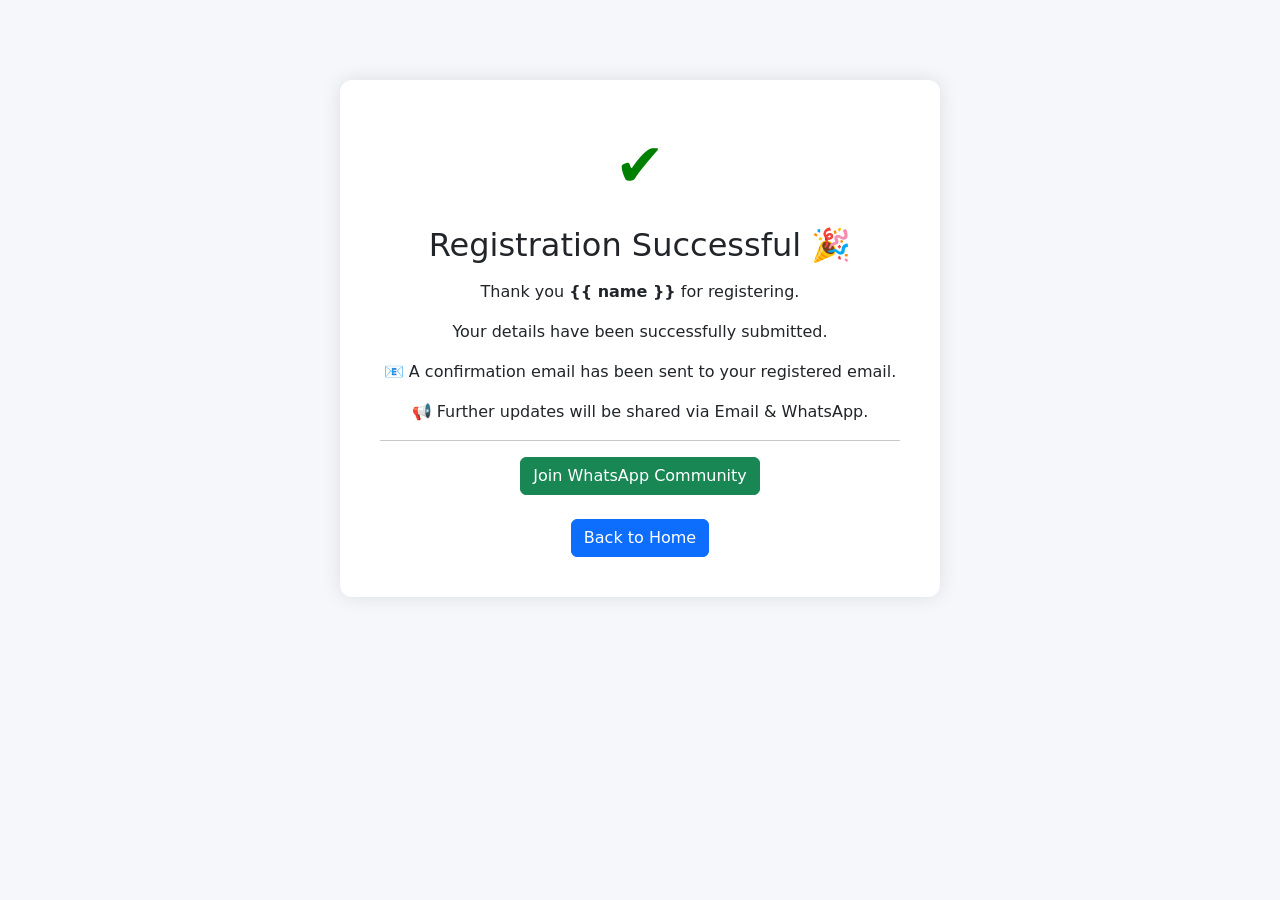
<file: templates/success.html>
<!doctype html>
<html lang="en">
<head>
<meta charset="utf-8">
<meta name="viewport" content="width=device-width, initial-scale=1">

<title>Registration Success</title>

<link href="https://cdn.jsdelivr.net/npm/bootstrap@5.3.2/dist/css/bootstrap.min.css" rel="stylesheet">

<style>
body {
    background: #f5f7fa;
}

.success-box {
    max-width: 600px;
    margin: 80px auto;
    padding: 40px;
    border-radius: 12px;
    background: white;
    box-shadow: 0 0 20px rgba(0,0,0,0.1);
    text-align: center;
}

.success-icon {
    font-size: 60px;
    color: green;
}
</style>

</head>
<body>

<div class="success-box">

    <div class="success-icon">✔️</div>

    <h2 class="mt-3">Registration Successful 🎉</h2>

    <p class="mt-3">
        Thank you <b>{{ name }}</b> for registering.
    </p>

    <p>
        Your details have been successfully submitted.
    </p>

    <p>
        📧 A confirmation email has been sent to your registered email.
    </p>

    <p>
        📢 Further updates will be shared via Email & WhatsApp.
    </p>

    <hr>

    <!-- WhatsApp Join -->
    <a href="https://chat.whatsapp.com/YOUR_LINK_HERE" target="_blank" class="btn btn-success">
        Join WhatsApp Community
    </a>

    <br><br>

    <!-- Back to Home -->
    <a href="/" class="btn btn-primary">
        Back to Home
    </a>

</div>

</body>
</html>
</file>
<file: css/style.css>
:root {
  --bg: #08080f;
  --bg2: #0d0d1a;
  --bg3: #12121f;
  --sf: #16162a;
  --bd: rgba(255, 255, 255, 0.07);
  --bd2: rgba(255, 255, 255, 0.13);
  --tx: #f0f0ff;
  --tx2: #a8a8c8;
  --tx3: #6b6b8a;
  --pur: #8b5cf6;
  --blu: #3b82f6;
  --tb: #9090ff4d;
  --grad: linear-gradient(135deg, #8b5cf6, #3b82f6);
  --nav: 68px;
  --dsb: 240px;
}

.lm {
  --bg: #fafafe;
  --bg2: #8fdfff33;
  --bg3: #89a0ad27;
  --sf: #fff;
  --bd: rgba(99, 71, 246, 0.1);
  --bd2: rgba(99, 71, 246, 0.2);
  --tx: #0f0f1a;
  --tx2: #94b7ceb2;
  --tx3: #7878a0;
  --main: #0b1327f5;
}

*,
*::before,
*::after {
  box-sizing: border-box;
}

html {
  scroll-behavior: smooth;
}

body {
  font-family: "Space Grotesk", sans-serif;
  background: var(--bg);
  color: var(--tx);
  overflow-x: hidden;
  transition: background 0.3s, color 0.3s;
}

a {
  text-decoration: none;
  color: inherit;
}

.gt {
  background: var(--grad);
  -webkit-background-clip: text;
  -webkit-text-fill-color: transparent;
  background-clip: text;
}

.slbl {
  display: inline-flex;
  align-items: center;
  gap: 6px;
  font-size: 0.73rem;
  font-weight: 600;
  text-transform: uppercase;
  letter-spacing: 0.12em;
  color: var(--pur);
  margin-bottom: 14px;
}

.slbl::before {
  content: "";
  width: 0px;
  height: 1.5px;
  background: var(--grad);
}

.stitle {
  font-size: clamp(1.85rem, 4vw, 3rem);
  font-weight: 700;
  line-height: 1.14;
  letter-spacing: -0.025em;
  margin-bottom: 14px;
}

.ssub {
  font-size: 1rem;
  color: var(--tx2);
  max-width: 560px;
  text-align: justify;
  text-justify: inter-word;
}

.aur {
  position: absolute;
  border-radius: 50%;
  filter: blur(80px);
  pointer-events: none;
  z-index: 0;
}

.aur-a {
  width: 600px;
  height: 600px;
  background: radial-gradient(circle,
      rgba(71, 17, 199, 0.22),
      transparent 70%);
}

.aur-b {
  width: 500px;
  height: 500px;
  background: radial-gradient(circle,
      rgba(59, 130, 246, 0.18),
      transparent 70%);
}

.gc {
  position: relative;
  display: flex;
  flex-direction: column;
  height: 100%;
  overflow: hidden;
  background: var(--sf);
  border: 1px solid var(--bd);
  border-radius: 18px;
  transform-origin: center;
  transition: transform .4s ease, box-shadow .4s ease, border-color .4s ease;
}

/* Dark overlay on image */
.gc::before {
  content: "";
  position: absolute;
  top: 0;
  left: 0;
  width: 100%;
  height: 220px;
  background: rgba(0, 0, 0, 0);
  transition: background .4s ease;
  z-index: 1;
  pointer-events: none;
}

.gc:hover {
  transform: translateY(-8px);
  border-color: rgba(139, 92, 246, .3);
  box-shadow: 0 20px 45px rgba(0, 0, 0, .25);
}


.gc img {
  transition: transform .4s ease;
}

.gc:hover img {
  transform: scale(1.08);
}

.gc .p-4 {
  display: flex;
  flex-direction: column;
  flex: 1;
  position: relative;
  z-index: 2;
}

.gc p {
  flex-grow: 1;
  text-align: justify;
}

.gc h3 {
  transition: color .35s ease;
}

.gc:hover h3 {
  color: #8b5cf6;
}

.ftico {
  transition: transform .35s ease;
}

.gc:hover .ftico {
  transform: rotate(-10deg);
}

.gc .btn {
  transition: transform .35s ease;
}

.gc:hover .btn {
  transform: translateX(5px);
}

.gc table,
.gc table th,
.gc table td {
  text-align: center;
  vertical-align: middle;
}

.bgrd {
  background: var(--grad);
  border: none;
  color: #fff;
  font-family: "Space Grotesk", sans-serif;
  font-weight: 600;
  border-radius: 12px;
  transition: 0.25s;
  cursor: pointer;
}


.bgrd:hover {
  transform: translateY(-1px);
  box-shadow: 0 8px 24px rgba(139, 92, 246, 0.4);
  color: #fff;
}

.boc {
  background: transparent;
  border: 1px solid var(--bd2);
  color: var(--tx2);
  font-family: "Space Grotesk", sans-serif;
  font-weight: 500;
  border-radius: 12px;
  transition: 0.25s;
  cursor: pointer;
}

.boc:hover {
  border-color: var(--pur);
  background: rgba(139, 92, 246, 0.08);
  color: var(--tx);
}

.rv {
  opacity: 0;
  transform: translateY(26px);
  transition: opacity 0.65s, transform 0.65s;
}

.rv.in {
  opacity: 1;
  transform: none;
}

.sp {
  padding: 90px 0;
}

/*=========================================
                  NAVBAR
=========================================*/
#nbar {
  position: fixed;
  top: 0;
  left: 0;
  right: 0;
  z-index: 1050;
  height: 80px;
  background: rgba(8, 8, 15, 0.78);
  backdrop-filter: blur(20px);
  border-bottom: 1px solid var(--bd);
  display: flex;
  align-items: center;
  transition: background 0.3s, box-shadow 0.3s;
}

.lm #nbar {
  background: transparent;
}

#nbar.scr {
  background: rgba(8, 8, 15, 0.6);
  box-shadow: 0 4px 28px rgba(0, 0, 0, 0.4);
}

.lm #nbar.scr {
  background: var(--main);
  color: var(--bg);
}

.logo-i {
  width: 95px;
  height: 100px;
  background: var(--nav);
  display: flex;
  align-items: center;
  justify-content: center;
  color: #fff;
  font-size: 0.95rem;
  flex-shrink: 0;
  margin-top: 12px;
}

.nav-link {
  color: var(--tx2) !important;
  font-weight: 600;
  font-size: 0.9rem;
  padding: 6px 14px !important;
  border-radius: 8px;
  transition: 0.2s !important;
}

.nav-link:hover {
  color: var(--tx3) !important;
  background: rgba(255, 255, 255, 0.06) !important;
  border: 1px solid var(--bd2);
}

.lm .nav-link:hover {
  background: rgba(68, 65, 65, 0.1) !important;
}

.lm #nbar.scr .nav-link {
  color: var(--bg) !important;
}

#nbar .d-flex.justify-content-between {
  min-width: 0;
}

#nbar .d-flex.align-items-center.gap-2 {
  flex-shrink: 0;
}

.aur {
  display: none;
}

#mbmenu {
  position: fixed;
  top: var(--nav);
  left: 0;
  right: 0;
  z-index: 1049;
  background: rgba(8, 8, 15, 0.98);
  backdrop-filter: blur(20px);
  padding: 14px 20px 20px;
  border-bottom: 1px solid var(--bd);
  display: none;
}

.lm #mbmenu {
  background: rgba(250, 250, 254, 0.98);
}

#mbmenu.open {
  display: block;
}

/*=========================================
                  HERO
=========================================*/
#hero {
  min-height: 100vh;
  padding-top: var(--nav);
  overflow: hidden;
  position: relative;
  display: flex;
  flex-direction: column;
  justify-content: center;
}

.hero-bg {
  position: absolute;
  inset: 0;
  background-size: cover;
  background-position: center;
  background-repeat: no-repeat;
  opacity: 0;
  transition: opacity 1.2s ease-in-out;
  z-index: -3;
}

.hero-bg.active {
  opacity: 1;
}

.hbadge {
  display: inline-flex;
  align-items: center;
  gap: 8px;
  padding: 5px 14px 5px 8px;
  border-radius: 100px;
  background: rgba(139, 92, 246, 0.12);
  border: 1px solid rgba(139, 92, 246, 0.3);
  font-size: 0.78rem;
  font-weight: 600;
  color: #a78bfa;
  margin-bottom: 22px;
}

.bdot {
  width: 7px;
  height: 7px;
  border-radius: 50%;
  background: var(--pur);
  animation: bpls 2s infinite;
  flex-shrink: 0;
}

.h1 {
  font-size: clamp(2.4rem, 6.5vw, 5rem);
  font-weight: 700;
  line-height: 1.09;
  letter-spacing: -0.03em;
  margin-bottom: 22px;
}


/* Home */
.table-wrapper {
  border: 1px solid var(--bd);
  border-radius: 18px;
  overflow: hidden;
  background: var(--sf);
}

.table-wrapper table {
  margin-bottom: 0;
}

.table-wrapper thead th {
  background: var(--bg2);
  border-bottom: 2px solid var(--bd);
}

.table-wrapper tbody tr:last-child td {
  border-bottom: none;
}


.ftico {
  width: 46px;
  height: 46px;
  border-radius: 12px;
  background: linear-gradient(135deg, #120075, #4f46e5);
  display: flex;
  align-items: center;
  justify-content: center;
  color: #fff;
  font-size: 1rem;
  margin-bottom: 16px;
}

.ftag {
  display: inline-block;
  margin-top: auto;
  padding: 2px 10px;
  border-radius: 100px;
  font-size: 0.7rem;
  font-weight: 600;
  background: rgba(158, 150, 177, 0.185);
  color: #8383add7;
  border: 1px solid rgba(135, 120, 168, 0.281);
  align-self: flex-start;
}

/* BENTO */
.bgrid {
  display: grid;
  grid-template-columns: repeat(3, 1fr);
  gap: 18px;
}

.bs2 {
  grid-column: span 2;
}

.bt2 {
  grid-row: span 2;
}

.bvis {
  height: 160px;
  display: flex;
  align-items: center;
  justify-content: center;
  position: relative;
  overflow: hidden;
  background: var(--bg3);
}

.bvis::before {
  content: "";
  position: absolute;
  inset: 0;
  background: linear-gradient(135deg,
      rgba(139, 92, 246, 0.14),
      rgba(59, 130, 246, 0.08));
}

@media (max-width: 767px) {
  .bgrid {
    grid-template-columns: 1fr;
  }

  .bs2,
  .bt2 {
    grid-column: span 1;
    grid-row: span 1;
  }
}

/*=========================================
              HOW IT WORKS 
=========================================*/
.how-it-works {
  background: var(--bg);
  padding: 100px 8%;
  text-align: center;
  overflow: visible;
}

.how-it-works .badge {
  display: inline-block;
  padding: 8px 18px;
  border: 1px solid var(--pur);
  border-radius: 50px;
  color: var(--pur);
  font-size: 12px;
  font-weight: 700;
  letter-spacing: 1px;
  margin-bottom: 20px;
}

.how-it-works h2 {
  font-size: 48px;
  font-weight: 800;
  color: var(--tx);
  margin-bottom: 18px;
}

.how-it-works h2 span {
  background: var(--grad);
  -webkit-background-clip: text;
  -webkit-text-fill-color: transparent;
}

.how-it-works .subtitle {
  max-width: 700px;
  margin: 0 auto 80px;
  color: var(--tx2);
  line-height: 1.7;
  font-size: 16px;
}

/*-Steps-*/
.how-it-works .steps {
  width: 900px;
  margin: auto;
  position: relative;
}

.how-it-works .step-row {
  display: flex;
  align-items: flex-start;
  gap: 20px;
  margin-bottom: 0;
}

.how-it-works .offset-1 {
  margin-left: 0;
}

.how-it-works .offset-2 {
  margin-left: 180px;
}

.how-it-works .offset-3 {
  margin-left: 360px;
}

/*-Step Number-*/
.how-it-works .step-num {
  width: 50px;
  height: 50px;
  flex-shrink: 0;
  border-radius: 50%;
  background: var(--grad);
  color: #fff;
  display: flex;
  justify-content: center;
  align-items: center;
  font-weight: 700;
  font-size: 17px;
  margin-top: 70px;
  box-shadow: 0 0 20px rgba(139, 92, 246, .35);
}

/*-Card-*/
.how-it-works .card {
  width: 400px;
  background: var(--sf);
  border: 1px solid var(--bd);
  border-radius: 18px;
  padding: 30px;
  position: relative;
  text-align: left;
  backdrop-filter: blur(12px);
  -webkit-backdrop-filter: blur(12px);
  box-shadow: 0 15px 40px rgba(0, 0, 0, .25);
}

.how-it-works .card::after {
  content: "";
  position: absolute;
  left: 0;
  bottom: 0;
  width: 100%;
  height: 70px;
  background: linear-gradient(to top,
      rgba(139, 92, 246, .12),
      transparent);
  pointer-events: none;
}

.how-it-works .icon-box {
  width: 60px;
  height: 60px;
  border-radius: 16px;
  background: rgba(139, 92, 246, .12);
  border: 1px solid rgba(139, 92, 246, .25);
  display: flex;
  justify-content: center;
  align-items: center;
  font-size: 28px;
  color: var(--pur);
  margin-bottom: 18px;
}

.how-it-works .card h3 {
  font-size: 24px;
  margin-bottom: 10px;
  color: var(--tx);
}

.how-it-works .card p {
  color: var(--tx2);
  line-height: 1.7;
  font-size: 15px;
}

/*-Connector-*/
.how-it-works .connector {
  width: 380px;
  height: 110px;
  position: relative;
}

.how-it-works .connector.c1 {
  margin-left: 30px;
}

.how-it-works .connector.c2 {
  margin-left: 210px;
}

.how-it-works .connector svg {
  position: absolute;
  inset: 0;
}

.how-it-works .connector path {
  stroke: var(--pur);
}

.how-it-works .connector polygon {
  fill: var(--pur);
}

.how-it-works .bolt {
  width: 38px;
  height: 38px;
  border-radius: 50%;
  border: 2px solid var(--pur);
  display: flex;
  justify-content: center;
  align-items: center;
  position: absolute;
  top: -18px;
  left: 20px;
  background: var(--bg);
  color: var(--pur);
  z-index: 5;
}

/*-------------------------
        Mobile
-------------------------*/
@media(max-width:900px) {
  .how-it-works {
    padding: 70px 20px;
  }

  .how-it-works h2 {
    font-size: 32px;
  }

  .how-it-works .subtitle {
    margin-bottom: 50px;
    font-size: 15px;
  }

  .how-it-works .steps {
    width: 100%;
  }

  .how-it-works .step-row {
    flex-direction: column;
    align-items: center;
    margin-left: 0 !important;
    text-align: center;
  }

  .how-it-works .step-num {
    margin: 0 0 15px;
  }

  .how-it-works .card {
    width: 100%;
    max-width: 420px;
    text-align: center;

  }

  .how-it-works .icon-box {
    margin: 0 auto 18px;
    /* 👈 centers the icon box (it's inline-flex, so text-align alone won't center it) */
  }

  .how-it-works .connector {
    display: none;
  }

  .how-it-works .step-row:not(:last-child)::after {
    content: "";
    width: 2px;
    height: 40px;
    margin: 20px auto;
    background: repeating-linear-gradient(to bottom,
        var(--pur),
        var(--pur) 6px,
        transparent 6px,
        transparent 12px);
  }
}

@media(max-width:500px) {
  .how-it-works h2 {
    font-size: 26px;
  }

  .how-it-works .card {
    padding: 22px;
  }

  .how-it-works .card h3 {
    font-size: 20px;
  }

  .how-it-works .card p {
    font-size: 14px;
  }
}



/*=========================================
            GALLERY
=========================================*/
.gallery-slider {
  overflow: hidden;
  border-radius: 24px;
  border: 1px solid var(--line);
  background: var(--panel);
  box-shadow: 0 20px 60px rgba(0, 0, 0, .35);
}

.gallery-slider img {
  width: 100%;
  height: 100%;
  object-fit: cover;
  border-radius: 24px;
}

.carousel-indicators {
  bottom: -55px;
}

.carousel-indicators button {
  width: 10px;
  height: 10px;
  border-radius: 50%;
  background: var(--muted);
  border: none;
  opacity: .5;
}

.carousel-indicators .active {
  background: var(--blue);
  opacity: 1;
}

.carousel-control-prev,
.carousel-control-next {
  width: 8%;
}

.carousel-control-prev-icon,
.carousel-control-next-icon {
  width: 52px;
  height: 52px;
  border-radius: 50%;
  background-color: #8080801A;
  backdrop-filter: blur(8px);
  background-size: 55%;
}

@media(max-width:992px) {
  .gallery-slider img {
    height: 450px;
  }
}

@media(max-width:576px) {
  .gallery-slider img {
    height: 280px;
  }
}

/*Social Proof */
#proof {
  background: var(--bg2);
  border-top: 1px solid var(--bd);
  border-bottom: 1px solid var(--bd);
  padding: 44px 0;
}

.pnum {
  font-size: 1.9rem;
  font-weight: 700;
  background: var(--grad);
  -webkit-background-clip: text;
  -webkit-text-fill-color: transparent;
  background-clip: text;
  line-height: 1.1;
}

.plbl {
  font-size: 0.77rem;
  color: var(--tx3);
  margin-top: 3px;
}

.lscroll {
  overflow: hidden;
  margin-top: 28px;
}

.ltrack {
  display: flex;
  gap: 36px;
  width: max-content;
  animation: lscr 18s linear infinite;
}

.lbr {
  font-size: 0.87rem;
  font-weight: 700;
  color: var(--tx3);
  opacity: 0.5;
  white-space: nowrap;
}

@keyframes lscr {
  0% {
    transform: translateX(0);
  }

  100% {
    transform: translateX(-50%);
  }
}

/* =====================================
           CONTACT CARDS
===================================== */

#contact .pcard {
  background: rgba(255, 255, 255, .03);
  backdrop-filter: blur(18px);
  -webkit-backdrop-filter: blur(18px);
  border: 1px solid rgba(139, 92, 246, .18);
  border-radius: 22px;
  padding: 34px;
  transition: .35s;
  overflow: hidden;
}

#contact .pcard::before {
  content: "";
  position: absolute;
  top: 0;
  left: 0;
  width: 100%;
  height: 1px;
  background: linear-gradient(90deg,
      transparent,
      rgba(139, 92, 246, .65),
      transparent);
}

#contact .pcard:hover {
  transform: translateY(-8px);
  border-color: rgba(139, 92, 246, .35);
  box-shadow:
    0 25px 60px rgba(0, 0, 0, .25),
    0 0 45px rgba(139, 92, 246, .12);
}

#contact .pcard small {
  font: size 1.1em;
  font-weight: 700;
  margin-bottom: 6px;
  padding-left: 10px;
}

#contact .pcard h6 {
  font-weight: 350;
  margin-bottom: 15px;
  padding-left: 24px;
}


/*=========================================
              Testimonials
=========================================*/
.profile {
  display: grid;
  grid-template-columns: auto;
  /* instead of center */
  gap: 4px;
  margin-top: 10px;
}

.profile-icon {
  width: 38px;
  height: 38px;
  min-width: 38px;
  min-height: 38px;
  border-radius: 50%;
  background: linear-gradient(135deg, #7a6ad8, #bbb8ce);
  display: flex;
  align-items: center;
  justify-content: center;
  color: #fff;
  font-size: 1.3rem;
  flex-shrink: 0;
  /* Prevent shrinking */
}

.profile {
  margin-top: auto;
}

/*=========================================
                   FAQ
=========================================*/
.acco .accordion-item {
  background: var(--sf);
  border: 1px solid var(--bd);
  border-radius: 18px !important;
  margin-bottom: 10px;
  overflow: hidden;
}

.acco .accordion-button {
  background: var(--sf);
  color: var(--tx);
  font-family: "Space Grotesk", sans-serif;
  font-weight: 600;
  font-size: 0.94rem;
  box-shadow: none;
  border-radius: 18px !important;
  padding: 18px 22px;
}

.acco .accordion-button:not(.collapsed) {
  background: rgba(139, 92, 246, 0.06);
  color: #a78bfa;
}

.acco .accordion-button::after {
  filter: invert(1) hue-rotate(220deg);
}

.lm .acco .accordion-button::after {
  filter: none;
}

.acco .accordion-body {
  color: var(--tx);
  font-size: 0.875rem;
  line-height: 1.7;
  padding: 0 22px 18px;
}

/* CTA */
#cta {
  padding: 110px 0;
  position: relative;
  overflow: hidden;
  text-align: center;
}

/* ===========================
   Footer
=========================== */

#foot {
  background: var(--main);
  border-top: 1px solid var(--bd);
  padding: 100px 0 30px;
}

#foot .row:first-child {
  align-items: flex-start;
}

/* Logo */
#foot img {
  max-height: 120px;
  width: auto;
}

/* Contact */
#foot .contact-info {
  margin-top: 0px;
}

#foot .contact-info p {
  margin-bottom: 0px;
}

#foot .contact-info a {
  color: var(--tx2);
  text-decoration: none;
  transition: .25s;
}

#foot .contact-info a:hover {
  color: var(--pur);
}

/* Footer Columns */
.fcol h5 {
  font-size: .8rem;
  font-weight: 700;
  text-transform: uppercase;
  letter-spacing: .12em;
  color: var(--tx3);
  margin-bottom: 18px;
}

.fcol a {
  display: block;
  padding: 5px 0;
  font-size: .92rem;
  color: var(--tx2);
  text-decoration: none;
  transition: .25s;
}

.fcol a:hover {
  color: var(--pur);
}

/* Bottom Bar */
#foot .bottom-bar {
  border-top: 1px solid var(--bd);
  margin-top: 40px;
  padding-top: 5px;
}

/* Social Icons */
.sico {
  width: 42px;
  height: 42px;
  border-radius: 50%;
  display: flex;
  align-items: center;
  justify-content: center;
  color: var(--tx2);
  border: 1px solid var(--bd);
  transition: .25s;
}

.sico:hover {
  background: var(--pur);
  color: #fff;
  border-color: var(--pur);
}

/* Mobile */
@media (max-width:768px) {

  #foot {
    text-align: center;
  }

  #foot img {
    margin: 0 auto;
    display: block;
  }

  .contact-info {
    margin-bottom: 30px;
  }

  .fcol {
    margin-top: 25px;
  }

  .bottom-bar {
    flex-direction: column;
    text-align: center;
    gap: 18px;
  }
}
</file>
<file: css/chatbot.css>
*{
    margin:0;
    padding:0;
    box-sizing:border-box;
    font-family:Arial,sans-serif;
}


/* CHAT ICON */
.chat-icon {
    position: fixed;
    bottom: 25px;
    right: 25px;
    width: 40px;
    height: 40px;
    border-radius: 50%;
    background: transparent;
    display: flex;
    justify-content: center;
    align-items: center;
    cursor: pointer;
    z-index: 999;
    transition: transform 0.3s ease;
}

.chat-icon img {
    width: 100%;
    height: 100%;
    object-fit: contain;
}

.chat-icon:hover {
    transform: scale(1.1);
}


/* CHAT WINDOW */

.chat-box{

    position:fixed;

    right:20px;

    bottom:90px;

    width:360px;

    height:520px;

    background:white;

    border-radius:18px;

    display:none;

    flex-direction:column;

    overflow:hidden;

    box-shadow:0 10px 30px rgba(0,0,0,.2);

    z-index:999;

}



/* HEADER */

.chat-header{

    height:60px;

    background:#2563eb;

    color:white;

    padding:0 18px;

    display:flex;

    justify-content:space-between;

    align-items:center;

    font-size:18px;

    font-weight:bold;

}


.close-btn{

    cursor:pointer;

    font-size:25px;

}



/* CHAT BODY */

.chat-body{

    flex:1;

    padding:15px;

    display:flex;

    flex-direction:column;

    gap:12px;

    overflow-y:auto;

}



/* BOT MESSAGE */

.bot-message{

    background:#f1f5f9;

    color:#222;

    max-width:80%;

    width:auto;

    padding:14px;

    border-radius:18px 18px 18px 5px;

    line-height:1.6;

    align-self:flex-start;

    word-wrap:break-word;

}



/* USER MESSAGE */

.user-message{

    background:#2563eb;

    color:white;

    max-width:80%;

    width:auto;

    padding:14px;

    border-radius:18px 18px 5px 18px;

    line-height:1.6;

    align-self:flex-end;

    word-wrap:break-word;

}



/* OPTION BUTTONS */

.option-btn{
    background:#2563eb;
    color:white;
    border:none;
    padding:12px 18px;
    border-radius:25px;
    cursor:pointer;
    align-self:flex-start;   /* must be flex-start, not flex-end */
    margin:5px 0;
    transition:.3s;
}

.options-wrapper{
    display:flex;
    flex-wrap:wrap;
    gap:8px;
    align-self:flex-start;
    max-width:90%;
}


.option-btn:hover{

    background:#1749c6;

}



/* PROMO INPUT */

.input-box{

    display:flex;

    gap:8px;

    margin-top:10px;

}


.input-box input{

    flex:1;

    padding:10px 15px;

    border-radius:20px;

    border:1px solid #ccc;

    outline:none;

}


.input-box button{

    background:#2563eb;

    color:white;

    border:none;

    padding:10px 15px;

    border-radius:20px;

    cursor:pointer;

}





/* MOBILE */

@media(max-width:768px){


    .chat-box{

        width:360px;

        max-width:90%;

        height:70vh;

        right:15px;

        bottom:85px;

        border-radius:18px;

    }



    .chat-header{

        height:55px;

        font-size:16px;

        padding:0 15px;

    }



    .chat-body{

        padding:12px;

    }



    .bot-message,
    .user-message{

        max-width:85%;

        font-size:14px;

    }



    .option-btn{

        font-size:14px;

        padding:10px 15px;

    }



    .chat-icon{

        width: 40px;

        height:58px;

        right:18px;

        bottom:18px;

        font-size:26px;

    }

}



/* SMALL MOBILE */

@media(max-width:400px){


    .chat-box{

        width:80%;

        height:65vh;

        right:4%;

    }


}
</file>
<file: css/courses.css>
/*=============================
    Degree
=============================*/


.heroc-grid {
  display: grid;
  grid-template-columns: 1.1fr 1fr;
  gap: 70px;
  align-items: center;
  min-height: 100vh;
}

.heroc-content h1 {
  font-size: clamp(3.2rem, 6vw, 5.8rem);
  line-height: 1.05;
  font-weight: 700;
}

.heroc-tag {
  display: inline-flex;
  gap: 10px;
  padding: 10px 18px;
  border-radius: 50px;
  background: rgba(139, 92, 246, .12);
  border: 1px solid rgba(139, 92, 246, .25);
  margin-bottom: 25px;
}

.heroc-btns {
  display: flex;
  gap: 18px;
  padding: 10px;
  margin: 65px 0;
}

.heroc-stats {
  display: flex;
  gap: 35px;
}

.heroc-stats h3 {
  font-size: 2rem;
}

.floating-card {
  position: absolute;
  background: #fff;
  color: #000;
  padding: 15px 22px;
  border-radius: 18px;
  box-shadow: 0 20px 50px rgba(0, 0, 0, .3);
  animation: float 5s ease-in-out infinite;
}

.card-one {
  right: -20px;
  top: 60px;
}

.card-two {
  left: -40px;
  bottom: 80px;
}

@keyframes float {

  0%,
  100% {
    transform: translateY(0);
  }

  50% {
    transform: translateY(-15px);
  }
}

.feature-card {
  position: relative;
  overflow: hidden;
  opacity: 0;
  transition:
    transform .8s cubic-bezier(.22, 1, .36, 1),
    opacity .8s,
    box-shadow .4s;
  will-change: transform;
}

/* Left */
.feature-left {
  transform: translateX(-80px);
}

/* Bottom */
.feature-up {
  transform: translateY(80px);
}

/* Right */
.feature-right {
  transform: translateX(80px);
}

/* Visible */
.feature-card.show {
  opacity: 1;
  transform: none;
}

.feature-card::before {
  content: "";
  position: absolute;
  inset: 0;
  background:
    radial-gradient(circle at var(--x) var(--y),
      rgba(255, 255, 255, .12),
      transparent 45%);
  opacity: 0;
  transition: .3s;
  pointer-events: none;
}

.feature-card:hover::before {
  opacity: 1;
}

.ftico {
  transition: .4s;
}

.feature-card:hover .ftico {
  transform:
    rotate(-12deg) scale(1.15);
}

.feature-card::after {
  content: "";
  position: absolute;
  left: -100%;
  bottom: 0;
  width: 100%;
  height: 2px;
  background: linear-gradient(90deg, #7a6ad8, #4cc9f0);
  transition: .6s;
}

.feature-card:hover::after {
  left: 0;
}

.feature-card {
  padding: 20px;
  animation:
    floatCard 6s ease-in-out infinite;
}

.feature-card:nth-child(2) {
  animation-delay: 1s;
}

.feature-card:nth-child(3) {
  animation-delay: 2s;
}

@keyframes floatCard {

  0%,
  100% {
    transform: translateY(0);
  }

  50% {
    transform: translateY(-8px);
  }
}

.feature-card h3 {
  transition: .35s;
}

.feature-card:hover h3 {
  letter-spacing: .5px;
  color: #9f7aea;
}

/*==========================
         Programs
==========================*/

#degree-programs {
  position: relative;
  overflow: hidden;
}

.degree-grid {
  display: grid;
  grid-template-columns: repeat(auto-fit, minmax(230px, 1fr));
  gap: 30px;
}

.degree-card {
  position: relative;
  overflow: hidden;
  background: var(--sf);
  border: 1px solid var(--bd);
  border-radius: 22px;
  padding: 35px 28px;
  transition: .4s;
  backdrop-filter: blur(18px);
}

.degree-card::before {
  content: '';
  pointer-events: none;
  background:
    radial-gradient(circle at top right,
      rgba(99, 71, 246, .12),
      transparent 60%);
  opacity: 0;
  transition: .4s;
}

.degree-card:hover {
  transform: translateY(-12px);
  border-color: #6347f6;
  box-shadow: 0 25px 60px rgba(99, 71, 246, .18);
}

.degree-card:hover::before {
  opacity: 1;
}

.degree-icon {
  width: 72px;
  height: 72px;
  border-radius: 18px;
  display: flex;
  align-items: center;
  justify-content: center;
  font-size: 28px;
  color: #fff;
  background: linear-gradient(135deg, #6347f6, #8d7bff);
  margin-bottom: 22px;
  transition: .4s;
}

.degree-card:hover .degree-icon {
  transform: rotate(-8deg) scale(1.08);
}

.degree-card h3 {
  font-size: 26px;
  margin-bottom: 15px;
  font-weight: 700;
}

.degree-card p {
  color: var(--tx2);
  line-height: 1.8;
  margin-bottom: 22px;
}

.degree-card ul {
  list-style: none;
  padding: 0;
  margin: 0 0 28px;
}

.degree-card ul li {
  margin-bottom: 12px;
  color: var(--tx2);
  display: flex;
  align-items: center;
}

.degree-card ul li::before {
  content: "✓";
  color: #6347f6;
  font-weight: 700;
  margin-right: 10px;
}

.degree-btn {
  display: inline-flex;
  align-items: center;
  gap: 10px;
  color: #6347f6;
  font-weight: 700;
  text-decoration: none;
  transition: .35s;
}

.degree-btn i {
  transition: .35s;
}

.degree-btn:hover {
  color: #4028d6;
}

.degree-btn:hover i {
  transform: translateX(6px);
}

/*==============================
           BENEFITS
==============================*/

#degree-benefits {
  position: relative;
  overflow: hidden;
}

.benefits-grid {
  display: grid;
  grid-template-columns: repeat(auto-fit, minmax(260px, 1fr));
  gap: 28px;
}

.benefit-card {
  background: var(--sf);
  border: 1px solid var(--bd);
  border-radius: 20px;
  padding: 35px 28px;
  text-align: center;
  transition: .35s ease;
  position: relative;
  overflow: hidden;
  backdrop-filter: blur(12px);
}

.benefit-card::before {
  content: '';
  position: absolute;
  inset: 0;
  background: linear-gradient(135deg,
      rgba(122, 106, 216, .12),
      transparent 70%);
  opacity: 0;
  transition: .35s;
}

.benefit-card:hover {
  transform: translateY(-10px);
  border-color: #7a6ad8;
  box-shadow: 0 20px 40px rgba(122, 106, 216, .15);
}

.benefit-card:hover::before {
  opacity: 1;
}

.benefit-card i {
  width: 70px;
  height: 70px;
  border-radius: 18px;
  display: flex;
  align-items: center;
  justify-content: center;
  margin: 0 auto 20px;
  font-size: 28px;
  color: #fff;
  background: linear-gradient(135deg, #7a6ad8, #9b8cff);
  transition: .35s;
}

.benefit-card:hover i {
  transform: rotate(-8deg) scale(1.08);
}

.benefit-card h4 {
  font-size: 20px;
  font-weight: 700;
  margin-bottom: 12px;
  color: var(--tx);
}

.benefit-card p {
  color: var(--tx2);
  line-height: 1.7;
  margin: 0;
}

/* Mobile */
@media(max-width:768px) {
  .benefits-grid {
    grid-template-columns: 1fr;
  }
  .benefit-card {
    padding: 30px 22px;
  }
}

.skills-showcase {
  overflow: hidden;
}

.orbit-wrapper {
  position: relative;
  width: 600px;
  height: 600px;
  margin: auto;
}

.orbit-center {
  position: absolute;
  left: 50%;
  top: 50%;
  transform: translate(-50%, -50%);
  width: 230px;
  height: 230px;
  border-radius: 50%;
  background: linear-gradient(135deg, #7a6ad8, #5b4fd6);
  display: flex;
  flex-direction: column;
  align-items: center;
  justify-content: center;
  color: #fff;
  box-shadow: 0 0 60px rgba(122, 106, 216, .35);
  text-align: center;
  animation: pulse 4s infinite;
}

.center-icon {
  width: 70px;
  height: 70px;
  border-radius: 50%;
  background: rgba(255, 255, 255, .15);
  display: flex;
  align-items: center;
  justify-content: center;
  font-size: 28px;
  margin-bottom: 15px;
}

.orbit-center h2 {
  font-size: 2.3rem;
  margin: 5px 0;
  color: #fff;
}

.orbit-center h4 {
  margin: 0;
  color: #fff;
}

.orbit-center span {
  color: #ddd;
}

/*=============================
        SKILLS WRAPPER
==============================*/

.skills-wrapper {
  position: relative;
  width: 500px;
  height: 500px;
  margin: auto;
}

/*=============================
        CENTER CIRCLE
==============================*/

.center-circle {
  position: absolute;
  top: 50%;
  left: 50%;
  transform: translate(-50%, -50%);
  width: 240px;
  height: 240px;
  border-radius: 50%;
  background: #7a6ad8;
  color: #fff;
  display: flex;
  justify-content: center;
  align-items: center;
  text-align: center;
  animation: pulse 4s ease-in-out infinite;
  box-shadow: 0 25px 60px rgba(122, 106, 216, .35);
}

@keyframes pulse {

  0%,
  100% {
    transform: translate(-50%, -50%) scale(1);
  }

  50% {
    transform: translate(-50%, -50%) scale(1.05);
  }
}

/*=============================
        SKILL BADGES
==============================*/

.skill {
  position: absolute;
  display: flex;
  align-items: center;
  gap: 10px;
  padding: 14px 22px;

  background: rgba(255, 255, 255, .08);
  backdrop-filter: blur(18px);

  border: 1px solid rgba(255, 255, 255, .12);
  border-radius: 50px;

  font-weight: 500;

  transition: .35s;
  animation: floatSkill 5s ease-in-out infinite;
}

.skill i {
  font-size: 18px;
}

.skill:hover {
  background: #7a6ad8;
  color: #fff;
  transform: scale(1.08);
  box-shadow: 0 20px 40px rgba(122, 106, 216, .35);
}

/*=============================
        POSITIONS
==============================*/

/* Top Left */
.b1 {
  top: 150px;
  left: 15px;
}

/* Top Right */
.b4 {
  top: 150px;
  right: 40px;
}

/* Middle Left */
.b6 {
  top: 270px;
  left: -35px;
}

/* Middle Right */
.b2 {
  top: 270px;
  right: -75px;
}

/* Bottom Left */
.b5 {
  bottom: 150px;
  left: 40px;
}

/* Bottom Right */
.b3 {
  bottom: 150px;
  right: 40px;
}

/*=============================
        FLOAT ANIMATION
==============================*/


/*=============================
        RESPONSIVE
==============================*/
.why-wrapper {
  display: grid;
  grid-template-columns: 50fr 50fr;
  gap: 40px;
  align-items: start;
}

.feature-item {
  display: flex;
  gap: 25px;
  padding: 35px;
  margin-bottom: 30px;
  border-radius: 24px;
  background: rgba(255, 255, 255, .03);
  border: 1px solid rgba(255, 255, 255, .05);
  transition: .35s;
  cursor: pointer;
}

.feature-item:hover {
  transform: translateX(10px);
  border-color: #7a6ad8;
  background: rgba(122, 106, 216, .08);
}

.feature-item i {
  font-size: 30px;
  width: 65px;
  height: 65px;
  display: flex;
  align-items: center;
  justify-content: center;
  border-radius: 18px;
  background: linear-gradient(135deg, #120075, #4f46e5);
  color: white;
}

.feature-item h3 {
  margin-bottom: 10px;
}

.hero-showcase {
  position: relative;
  width: 560px;
  height: 560px;
  margin: auto;
}

/* ===========================
   TABLET (768px - 991px)
=========================== */
@media (max-width: 991.98px) {

  .feature-item {
    gap: 18px;
    padding: 28px;
    margin-bottom: 24px;
    border-radius: 20px;
  }

  .feature-item i {
    width: 58px;
    height: 58px;
    font-size: 26px;
    border-radius: 16px;
    flex-shrink: 0;
  }

  .feature-item h3 {
    font-size: 1.3rem;
    margin-bottom: 8px;
  }

  .feature-item p {
    font-size: 0.95rem;
    line-height: 1.7;
  }

  .feature-item:hover {
    transform: translateX(6px);
  }
}


/* ===========================
   MOBILE (Below 768px)
=========================== */
@media (max-width: 767.98px) {

  .feature-item {
    flex-direction: column;
    align-items: center;
    text-align: center;
    gap: 18px;
    padding: 24px 20px;
    margin-bottom: 20px;
    border-radius: 18px;
  }

  .feature-item i {
    width: 60px;
    height: 60px;
    font-size: 24px;
    border-radius: 16px;
  }

  .feature-item h3 {
    font-size: 1.15rem;
    margin-bottom: 8px;
  }

  .feature-item p {
    font-size: 0.92rem;
    line-height: 1.6;
    margin-bottom: 0;
  }

  .feature-item:hover {
    transform: translateY(-4px);
  }
}

/* Main Card */
.showcase-main {
  position: absolute;
  left: 50%;
  top: 50%;
  transform: translate(-50%, -50%);
  width: 270px;
  height: 270px;
  border-radius: 35px;
  background: rgba(255, 255, 255, .08);
  backdrop-filter: blur(25px);
  border: 1px solid rgba(255, 255, 255, .12);
  display: flex;
  flex-direction: column;
  justify-content: center;
  align-items: center;
  text-align: center;
  box-shadow: 0 30px 70px rgba(122, 106, 216, .25);
  animation: floatCard 5s ease-in-out infinite;
}

.trophy {
  width: 80px;
  height: 80px;
  border-radius: 50%;
  background: linear-gradient(135deg, #FFD54A, #FF9800);
  display: flex;
  align-items: center;
  justify-content: center;
  color: white;
  font-size: 36px;
  margin-bottom: 20px;
}

.showcase-main h2 {
  font-size: 3rem;
  color: #fff;
  margin: 15px 0 8px;
}

.award-tag {
  padding: 6px 14px;
  border-radius: 30px;
  background: rgba(122, 106, 216, .18);
  color: #b7a8ff;
  font-size: .85rem;
}

.showcase-main p {
  color: #bbb;
}

/* Floating Cards */
.mini-card {
  position: absolute;
  display: flex;
  align-items: center;
  gap: 15px;
  padding: 16px 20px;
  background: rgba(255, 255, 255, .06);
  backdrop-filter: blur(18px);
  border-radius: 18px;
  border: 1px solid rgba(255, 255, 255, .08);
  transition: .35s;
  animation: floatCard 5s ease-in-out infinite;
}

.mini-card:hover {
  transform: scale(1.08);
  box-shadow: 0 20px 40px rgba(122, 106, 216, .25);
}

.mini-card i {
  width: 48px;
  height: 48px;
  border-radius: 14px;
  background: linear-gradient(135deg, #7a6ad8, #5b4fd6);
  display: flex;
  align-items: center;
  justify-content: center;
  color: #fff;
}

/* Positions */
.showcase-main {
  top: 130px;
  left: 140px;
}

.card1 {
  top: 35px;
  left: 35px;
}

.card2 {
  top: 90px;
  right: 0;
  animation-delay: 1s;
}

.card3 {
  left: 0;
  bottom: 110px;
  animation-delay: 2s;
}

.card4 {
  right: 10px;
  bottom: 55px;
  animation-delay: 3s;
}

.card5 {
  left: 50%;
  bottom: 0;
  transform: translateX(-50%);
  animation-delay: 4s;
}

@keyframes floatCard {

  0%,
  100% {
    transform: translateY(0);
  }

  50% {
    transform: translateY(-10px);
  }
}

/*==================================
          RIGHT INFO PANEL
==================================*/
.skill-info {
  padding-left: 50px;
}

.skill-info .tag {
  display: inline-flex;
  align-items: center;
  gap: 8px;
  padding: 8px 18px;
  border-radius: 40px;
  background: rgba(122, 106, 216, .12);
  border: 1px solid rgba(122, 106, 216, .25);
  color: #9d8cff;
  margin-bottom: 20px;
}

.skill-info h2 {
  font-size: 3rem;
  font-weight: 700;
  line-height: 1.1;
  margin-bottom: 20px;
}

.skill-info p {
  font-size: 1.05rem;
  line-height: 1.9;
  color: var(--tx2);
  margin-bottom: 30px;
}

.skill-info ul {
  list-style: none;
  padding: 0;
  margin: 0 0 35px;
}

.skill-info ul li {
  display: flex;
  align-items: center;
  gap: 15px;
  margin-bottom: 18px;
  font-size: 1rem;
}

.skill-info ul li::before {
  content: "✓";
  width: 32px;
  height: 32px;
  border-radius: 50%;
  display: flex;
  align-items: center;
  justify-content: center;
  background: linear-gradient(135deg, #7a6ad8, #5b4fd6);
  color: #fff;
  font-size: .8rem;
  flex-shrink: 0;
}

#skillIcon {
  width: 90px;
  height: 90px;
  border-radius: 22px;
  display: flex;
  align-items: center;
  justify-content: center;
  background: linear-gradient(135deg, #7a6ad8, #5b4fd6);
  color: #fff;
  font-size: 36px;
  margin-bottom: 25px;
  box-shadow: 0 15px 35px rgba(122, 106, 216, .30);
}


.skill-menu {
  display: flex;
  flex-direction: column;
  gap: 18px;
}

.skill-card {
  display: flex;
  align-items: center;
  gap: 18px;
  padding: 20px 24px;
  border-radius: 18px;
  background: rgba(255, 255, 255, .05);
  border: 1px solid rgba(255, 255, 255, .08);
  backdrop-filter: blur(20px);
  cursor: pointer;
  transition: .35s ease;
}

.skill-card i:first-child {
  width: 55px;
  height: 55px;
  border-radius: 16px;
  display: flex;
  align-items: center;
  justify-content: center;
  background: linear-gradient(135deg, #7a6ad8, #5b4fd6);
  color: #fff;
  font-size: 20px;
}

.skill-card span {
  flex: 1;
  font-size: 1rem;
  font-weight: 600;
}

.skill-card .arrow {
  color: #888;
  transition: .3s;
}

.skill-card:hover {
  transform: translateX(10px);
  border-color: #7a6ad8;
  box-shadow: 0 15px 35px rgba(122, 106, 216, .2);
}

.skill-card:hover .arrow {
  transform: translateX(6px);
  color: #7a6ad8;
}

.skill-card.active {
  background: linear-gradient(135deg,
      rgba(122, 106, 216, .22),
      rgba(91, 79, 214, .12));
  border-color: #7a6ad8;
}

/* SECTION */
.skill-section {
  position: relative;
}

/* RIGHT COLUMN */
.sticky-panel {
  position: sticky;
  top: 110px;
}

/* INFO CARD */
.skill-info {
  border-radius: 30px;
  min-height: 600px;
  display: flex;
  flex-direction: column;
  justify-content: center;
}

/*=============================
    SECTION
==============================*/
.skill-section {
  position: relative;
  overflow: visible;
}

/*=============================
      LEFT COLUMN
==============================*/
.skill-menu {
  display: flex;
  flex-direction: column;
  gap: 20px;
}

/*=============================
      RIGHT COLUMN
==============================*/
.sticky-wrapper {
  position: sticky;
  top: 110px;
}

/*=============================
      INFO CARD
==============================*/
.skill-info {
  padding: 45px;
  border-radius: 28px;
  background: var(--bg);
  border: 1px solid var(--bd);
  box-shadow: 0 20px 50px rgba(0, 0, 0, .15);
  min-height: 600px;
}

/*=============================
      RESPONSIVE
==============================*/
@media(max-width:991px) {
  .sticky-wrapper {
    position: relative;
    top: auto;
    margin-top: 50px;
  }

  .skill-info {
    min-height: auto;
  }
}



@media (max-width: 991.98px) {
    .hero-showcase {
        display: none !important;
    }

    .sticky-panel {
      display: none !important;
    }

    .orbit-wrapper {
      display: none !important;
    }
}


.gc .mb-4 {
  color: lightskyblue;
}
</file>
